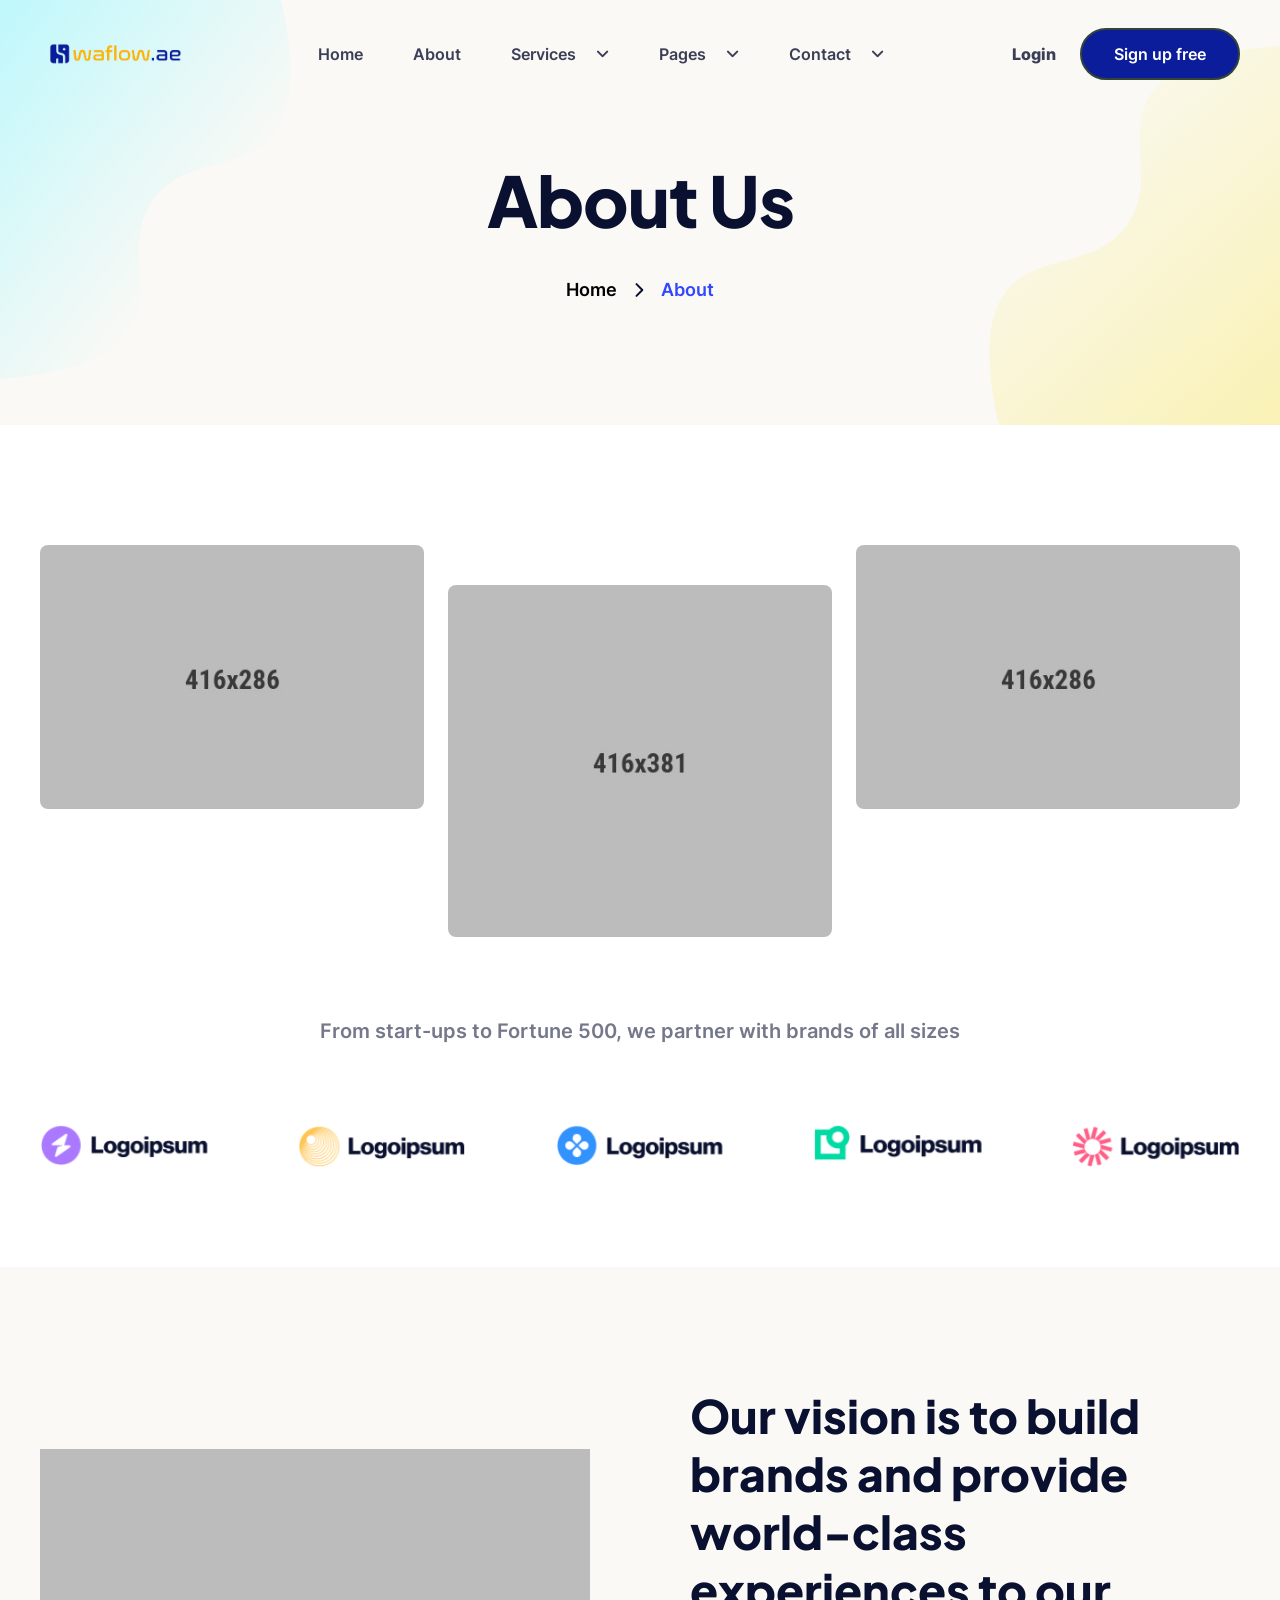
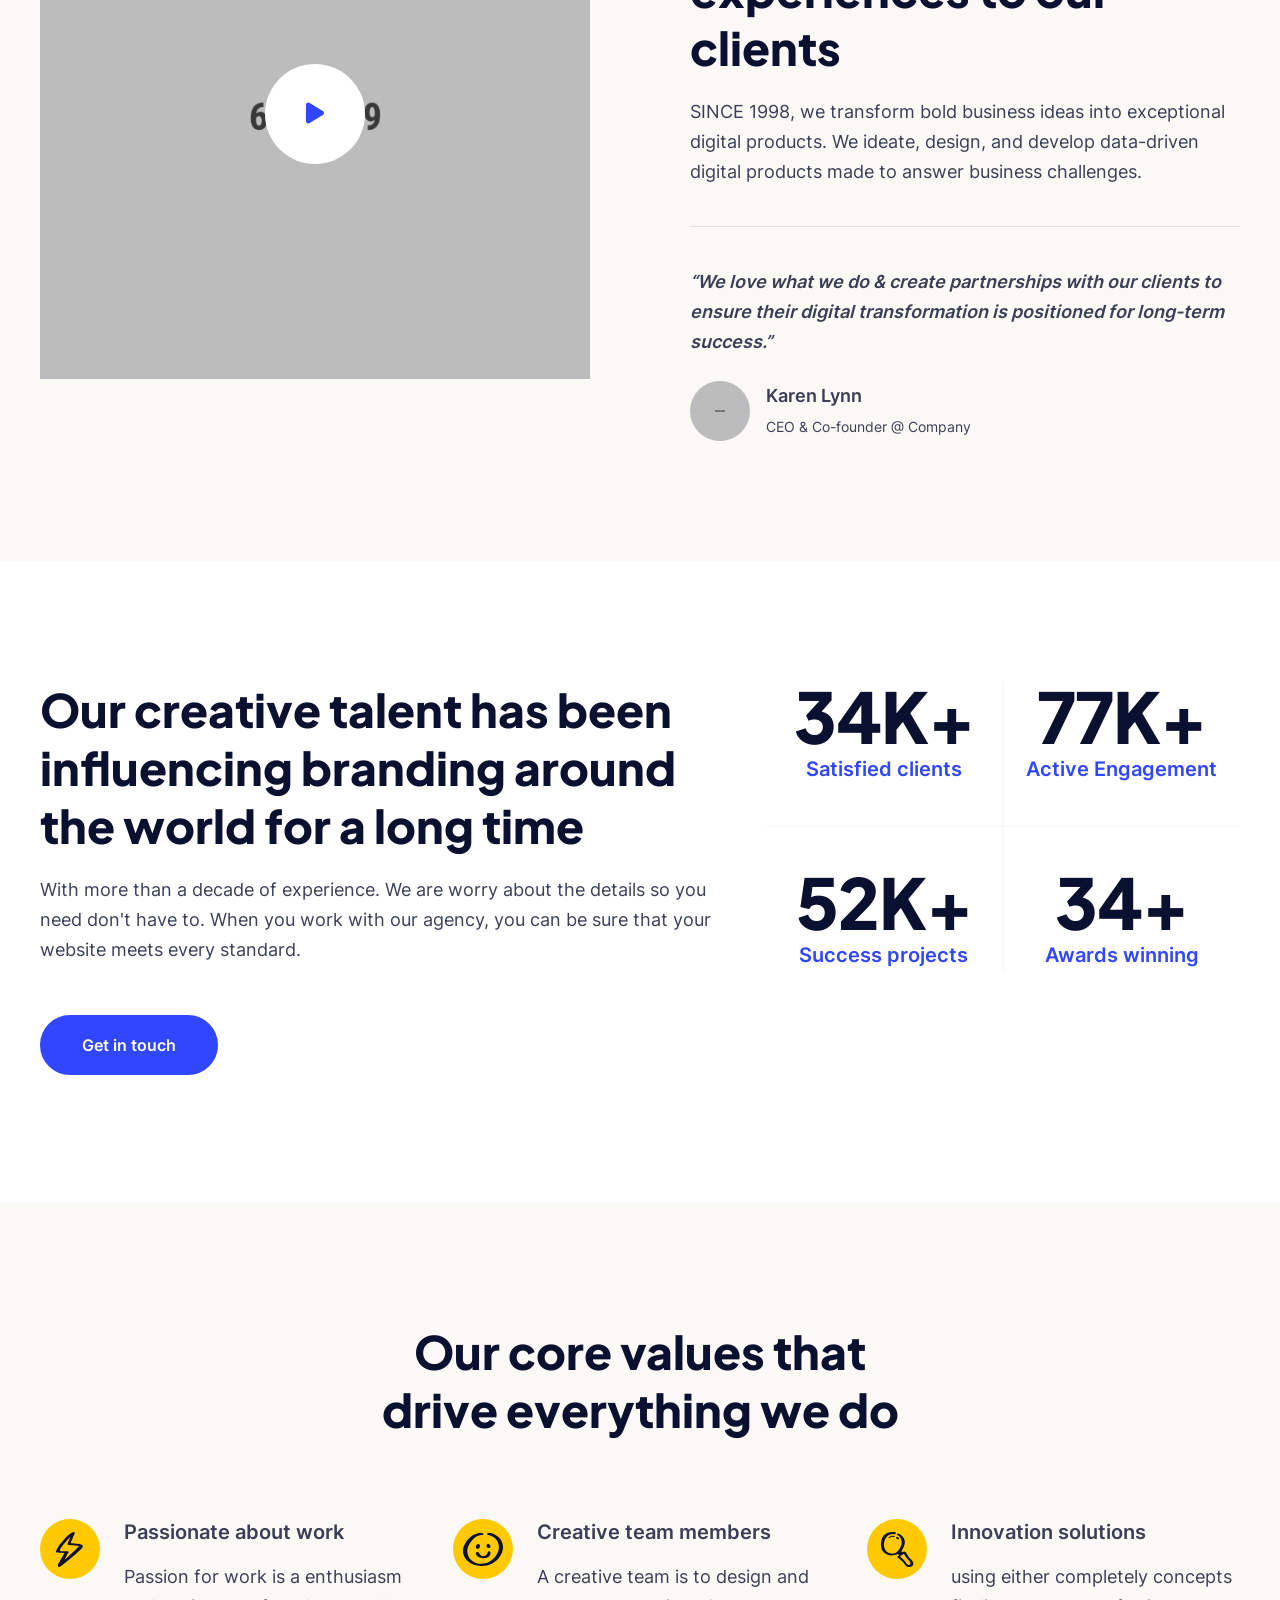
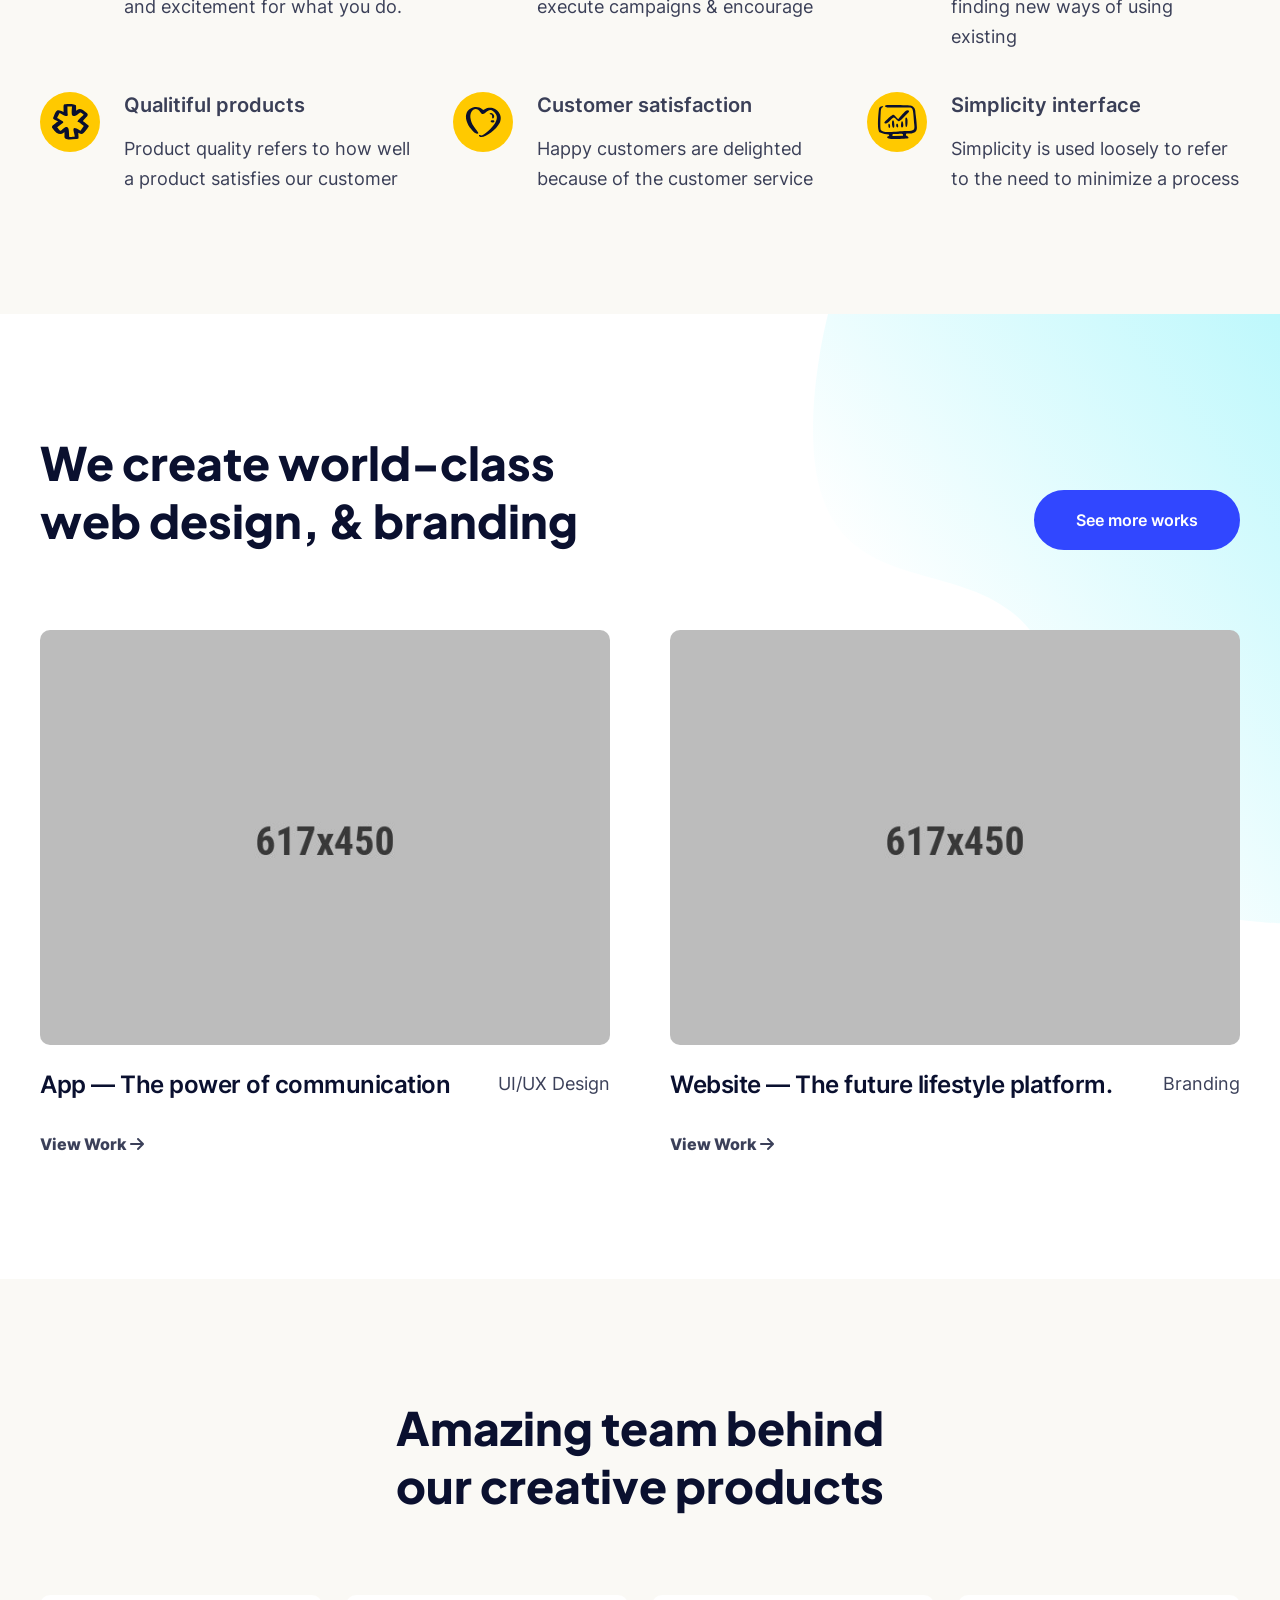
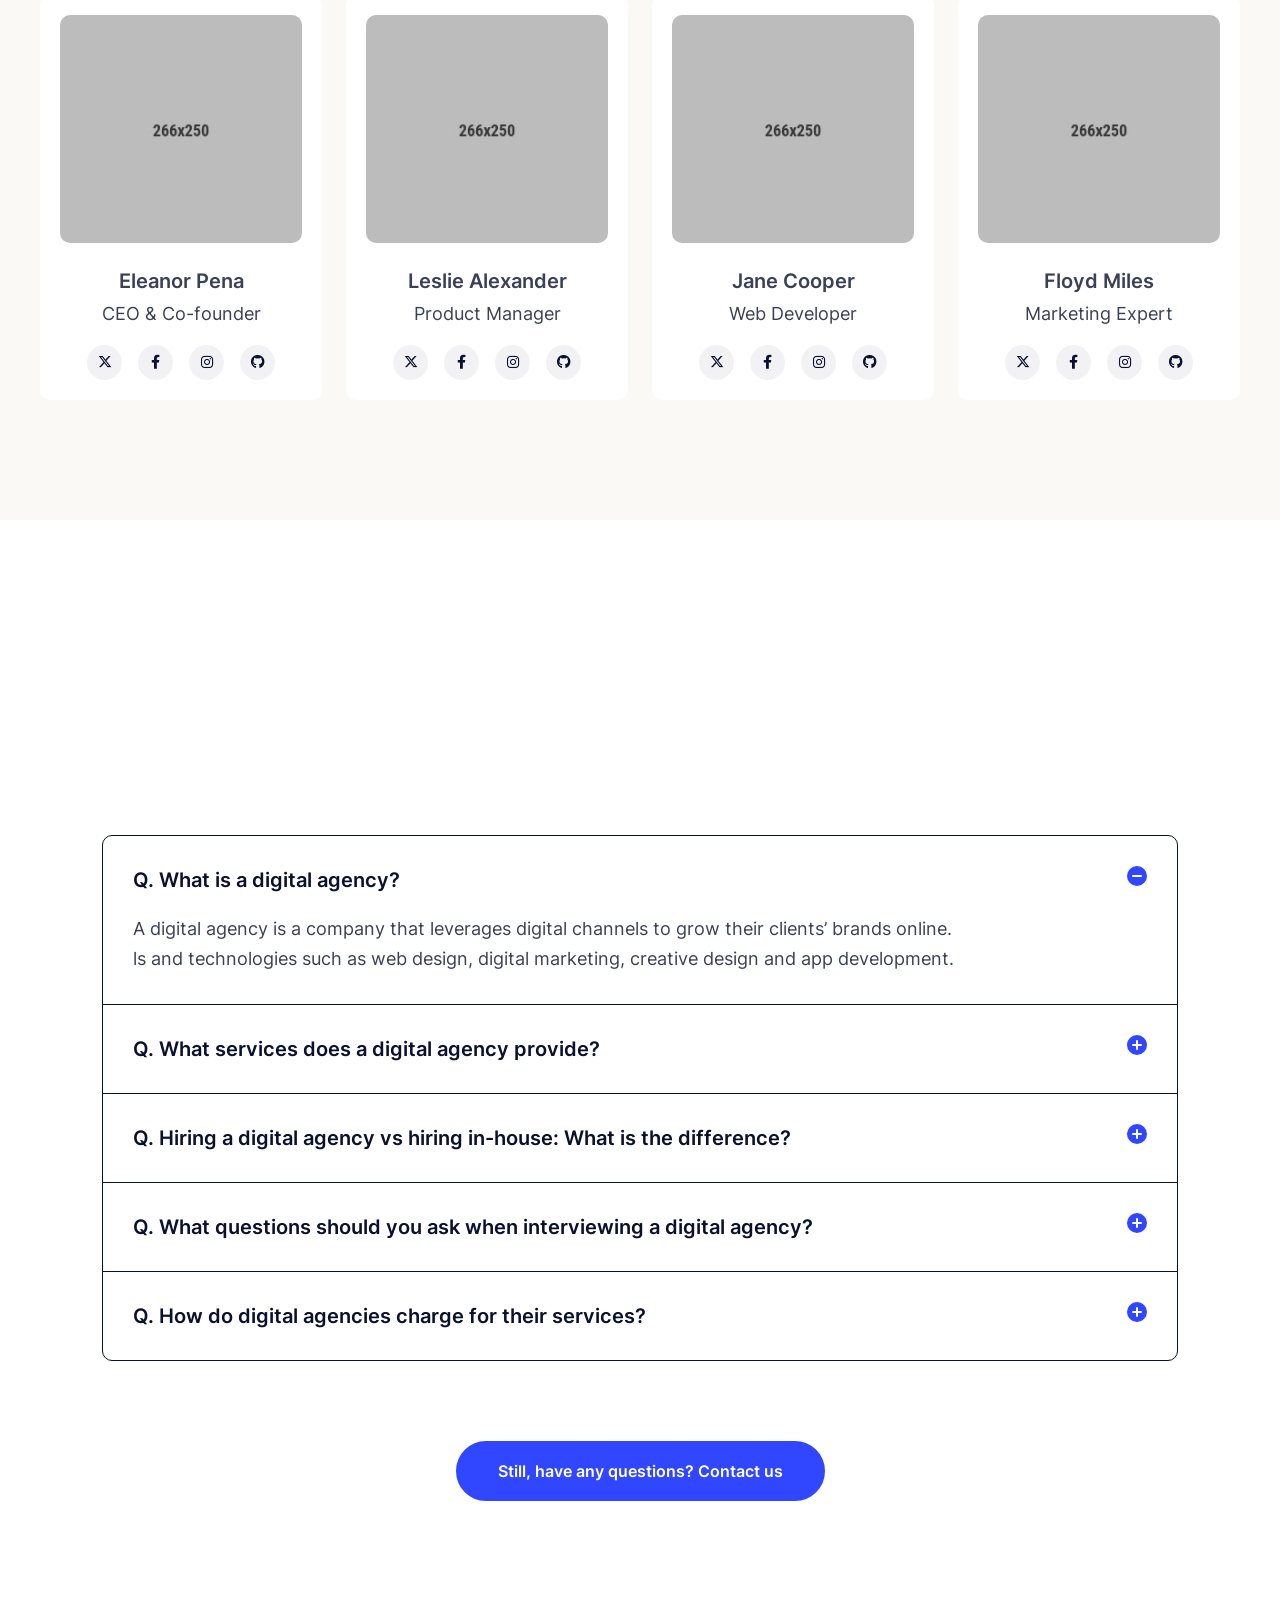
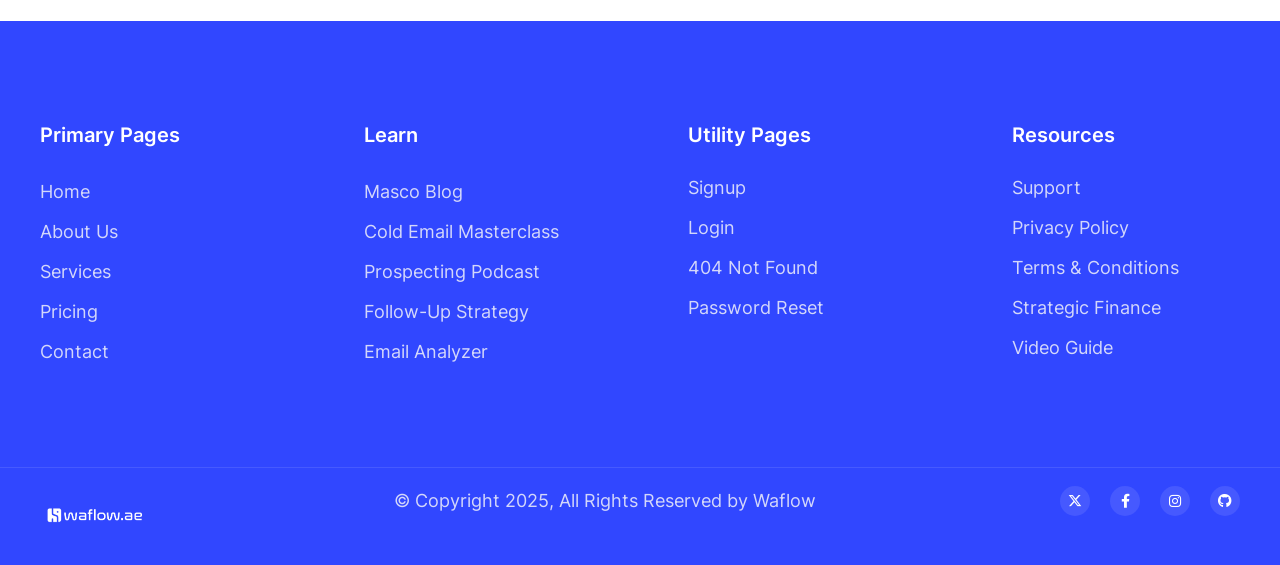
<file: about.html>
<!doctype html>
<html lang="en">

<head>
    <meta charset="UTF-8" />
    <meta name="viewport" content="width=device-width, initial-scale=1.0" />
    <title>Masco - Saas Software Startup Tailwind Template</title>
    <meta name="description" content="AIMass Tailwind based SASS Template" />

    <!-- Favicon  -->
    <link rel="icon" href="assets/img/favicon.png" />

    <!-- Icon Font -->
    <link rel="stylesheet" href="assets/fonts/iconfonts/font-awesome/stylesheet.css" />
    <!-- Site font -->
    <link rel="stylesheet" href="assets/fonts/webfonts/inter/stylesheet.css" />
    <link rel="stylesheet" href="assets/fonts/webfonts/plus-jakarta-sans/stylesheet.css" />

    <!-- Vendor CSS -->
    <link rel="stylesheet" href="assets/css/vendors/swiper-bundle.min.css" />
    <link rel="stylesheet" href="assets/css/vendors/jos.css" />
    <link rel="stylesheet" href="assets/css/vendors/menu.css" />

    <!-- Custom CSS -->
    <link rel="stylesheet" href="assets/css/custom.css" />

    <!-- Development css -->
    <link href="assets/css/style.css" rel="stylesheet" />

    <!-- Production css -->
    <!-- <link rel="stylesheet" href="assets/css/style.min.css"> -->
</head>

<body>
    <div class="page-wrapper relative z-[1] bg-white">
        <!--...::: Header Start :::... -->
         <header class="site-header site-header--absolute is--white py-3" id="sticky-menu">
            <div class="container-default">
                <div class="flex items-center justify-between gap-x-8">
                    <!-- Header Logo -->
                    <a href="index.html" class="">
                        <img src="assets/img/waflow.png" alt="Masco" width="150" height="24" />
                    </a>
                    <!-- Header Logo -->

                    <!-- Header Navigation -->
                    <div class="menu-block-wrapper">
                        <div class="menu-overlay"></div>
                        <nav class="menu-block" id="append-menu-header">
                            <div class="mobile-menu-head">
                                <div class="go-back">
                                    <i class="fa-solid fa-angle-left"></i>
                                </div>
                                <div class="current-menu-title"></div>
                                <div class="mobile-menu-close">&times;</div>
                            </div>
                            <ul class="site-menu-main">
                                <li class="nav-item nav-item-has-children">
                                    <a href="#" class="nav-link-item drop-trigger">Home 
                                    </a>
                                   
                                </li>
                                <li class="nav-item">
                                    <a href="about.html" class="nav-link-item">About</a>
                                </li>
                                <li class="nav-item nav-item-has-children">
                                    <a href="#" class="nav-link-item drop-trigger">Services
                                        <i class="fa-solid fa-angle-down"></i>
                                    </a>
                                    <ul class="sub-menu" id="submenu-2">
                                        <li class="sub-menu--item">
                                            <a href="services.html">Services</a>
                                        </li>
                                        <li class="sub-menu--item">
                                            <a href="service-details.html">Service Details</a>
                                        </li>
                                    </ul>
                                </li>
                                <li class="nav-item nav-item-has-children">
                                    <a href="#" class="nav-link-item drop-trigger">Pages <i class="fa-solid fa-angle-down"></i>
                                    </a>
                                    <ul class="sub-menu" id="submenu-3">
                                        <li class="sub-menu--item nav-item-has-children">
                                            <a href="#" data-menu-get="h3" class="drop-trigger">blogs <i class="fa-solid fa-angle-right"></i></a>
                                            <ul class="sub-menu shape-none" id="submenu-4">
                                                <li class="sub-menu--item">
                                                    <a href="blog.html">blogs</a>
                                                </li>
                                                <li class="sub-menu--item">
                                                    <a href="blog-details.html">blog details</a>
                                                </li>
                                            </ul>
                                        </li>
                                        
                                      
                                        
                                        <li class="sub-menu--item nav-item-has-children">
                                            <a href="#" data-menu-get="h3" class="drop-trigger">Pricing
                                                <i class="fa-solid fa-angle-right"></i>
                                            </a>
                                            <ul class="sub-menu shape-none" id="submenu-8">
                                                <li class="sub-menu--item">
                                                    <a href="pricing.html">Pricing-1</a>
                                                </li>
                                                <li class="sub-menu--item">
                                                    <a href="pricing-2.html">Pricing-2</a>
                                                </li>
                                            </ul>
                                        </li>
                                        
                                    </ul>
                                </li>
                                <li class="nav-item nav-item-has-children">
                                    <a href="#" class="nav-link-item drop-trigger">Contact
                                        <i class="fa-solid fa-angle-down"></i>
                                    </a>
                                    <ul class="sub-menu" id="submenu-11">
                                        <li class="sub-menu--item">
                                            <a href="contact.html">Contact-1</a>
                                        </li>
                                        
                                    </ul>
                                </li>
                            </ul>
                        </nav>
                    </div>
                    <!-- Header Navigation -->

                    <!-- Header User Event -->
                    <div class="flex items-center gap-6">
                        <a href="login.html" class="btn-text hidden hover:text-ColorPurple sm:inline-block">Login</a>
                        <a href="signup.html" class="btn is-lunar-green is-rounded btn-animation group hidden sm:inline-block"><span>Sign up free</span></a>
                        <!-- Responsive Offcanvas Menu Button -->
                        <div class="block lg:hidden">
                            <button id="openBtn" class="hamburger-menu mobile-menu-trigger">
                                <span></span>
                                <span></span>
                                <span></span>
                            </button>
                        </div>
                    </div>
                    <!-- Header User Event -->
                </div>
            </div>
        </header>
        <!--...::: Header End :::... -->

        <main class="main-wrapper relative overflow-hidden">
            <!--...::: Breadcrumb Section Start :::... -->
            <section class="section-breadcrumb">
                <!-- Breadcrumb Section Spacer -->
                <div class="breadcrumb-wrapper">
                    <!-- Section Container -->
                    <div class="container-default">
                        <div class="breadcrumb-block">
                            <h1 class="breadcrumb-title">About Us</h1>
                            <ul class="breadcrumb-nav">
                                <li><a href="index.html">Home</a></li>
                                <li>About</li>
                            </ul>
                        </div>
                    </div>
                    <!-- Section Container -->

                    <!-- Breadcrumb Shape - 1 -->
                    <div class="absolute left-0 top-0 -z-10">
                        <img src="assets/img/elements/breadcrumb-shape-1.svg" alt="hero-shape-1" width="291" height="380" />
                    </div>

                    <!-- Breadcrumb Shape - 2 -->
                    <div class="absolute bottom-0 right-0 -z-[1]">
                        <img src="assets/img/elements/breadcrumb-shape-2.svg" alt="hero-shape-2" width="291" height="380" />
                    </div>
                </div>
                <!-- Breadcrumb Section Spacer -->
            </section>
            <!--...::: Breadcrumb Section End :::... -->

            <!--...::: About Gallery Section Start :::... -->
            <div class="section-about-gallery">
                <!-- Section Spacer -->
                <div class="section-space">
                    <!-- Section Container -->
                    <div class="container-default">
                        <!-- About Gallery Area -->
                        <div class="grid gap-x-6 gap-y-10 sm:grid-cols-3">
                            <!-- Single Gallery Image -->
                            <div class="jos" data-jos_animation="fade-up" data-jos_delay="0">
                                <img src="assets/img/th-1/about-gallery-img-1.jpg" alt="about-gallery-img-1" width="416" height="286" class="rounded-lg" />
                            </div>
                            <!-- Single Gallery Image -->
                            <!-- Single Gallery Image -->
                            <div class="jos sm:translate-y-10" data-jos_animation="fade-down" data-jos_delay="0.3">
                                <img src="assets/img/th-1/about-gallery-img-2.jpg" alt="about-gallery-img-1" width="416" height="381" class="rounded-lg" />
                            </div>
                            <!-- Single Gallery Image -->
                            <!-- Single Gallery Image -->
                            <div class="jos" data-jos_animation="fade-up" data-jos_delay="0.6">
                                <img src="assets/img/th-1/about-gallery-img-3.jpg" alt="about-gallery-img-1" width="416" height="286" class="rounded-lg" />
                            </div>
                            <!-- Single Gallery Image -->
                        </div>
                        <!-- About Gallery Area -->
                    </div>
                    <!-- Section Container -->
                </div>
                <!-- Section Spacer -->
            </div>
            <!--...::: About Gallery Section End :::... -->

            <!--...::: Brand Section Start :::... -->
            <div class="section-brand">
                <div class="jos">
                    <!-- Section Space -->
                    <div class="pb-[60px] md:pb-20 lg:pb-[100px]">
                        <!-- Section Container -->
                        <div class="container-default">
                            <div class="mx-auto mb-10 max-w-[80%] text-center text-xl font-semibold leading-[1.4] opacity-70 md:mb-16 lg:mb-20 lg:max-w-2xl">
                                From start-ups to Fortune 500, we partner with brands of all
                                sizes
                            </div>
                            <!-- Brand Slider -->
                            <div class="swiper brand-slider">
                                <!-- Additional required wrapper -->
                                <div class="swiper-wrapper">
                                    <!-- Slides -->
                                    <div class="swiper-slide">
                                        <img src="assets/img/th-1/brand-1.png" alt="brand-1" width="186" height="46" class="h-auto w-fit" />
                                    </div>
                                    <div class="swiper-slide">
                                        <img src="assets/img/th-1/brand-2.png" alt="brand-2" width="186" height="46" class="h-auto w-fit" />
                                    </div>
                                    <div class="swiper-slide">
                                        <img src="assets/img/th-1/brand-3.png" alt="brand-3" width="186" height="46" class="h-auto w-fit" />
                                    </div>
                                    <div class="swiper-slide">
                                        <img src="assets/img/th-1/brand-4.png" alt="brand-4" width="186" height="46" class="h-auto w-fit" />
                                    </div>
                                    <div class="swiper-slide">
                                        <img src="assets/img/th-1/brand-5.png" alt="brand-5" width="186" height="46" class="h-auto w-fit" />
                                    </div>
                                    <div class="swiper-slide">
                                        <img src="assets/img/th-1/brand-1.png" alt="brand-1" width="186" height="46" class="h-auto w-fit" />
                                    </div>
                                    <div class="swiper-slide">
                                        <img src="assets/img/th-1/brand-2.png" alt="brand-2" width="186" height="46" class="h-auto w-fit" />
                                    </div>
                                    <div class="swiper-slide">
                                        <img src="assets/img/th-1/brand-3.png" alt="brand-3" width="186" height="46" class="h-auto w-fit" />
                                    </div>
                                    <div class="swiper-slide">
                                        <img src="assets/img/th-1/brand-4.png" alt="brand-4" width="186" height="46" class="h-auto w-fit" />
                                    </div>
                                    <div class="swiper-slide">
                                        <img src="assets/img/th-1/brand-5.png" alt="brand-5" width="186" height="46" class="h-auto w-fit" />
                                    </div>
                                </div>
                            </div>
                            <!-- Brand Slider -->
                        </div>
                        <!-- Section Container -->
                    </div>
                    <!-- Section Space -->
                </div>
            </div>
            <!--...::: Brand Section End :::... -->

            <!--...::: About Hero Section Start :::... -->
            <section class="section-about-hero">
                <div class="relative z-10 overflow-hidden bg-[#FAF9F5]">
                    <!-- Section Space -->
                    <div class="section-space">
                        <!-- Section Container -->
                        <div class="container-custom has-container-custom">
                            <!-- About Hero Area -->
                            <div class="grid items-center gap-10 lg:grid-cols-2 lg:gap-[60px] xl:gap-[100px] xxl:grid-cols-[1fr_minmax(0,_1.1fr)]">
                                <!-- About Hero Image Block -->
                                <div class="jos order-2 lg:order-1" data-jos_animation="fade-left" data-jos_delay="0">
                                    <div class="relative flex items-center justify-center mx-auto lg:mx-0 max-w-full sm:max-w-[80%] md:max-w-[70%] lg:max-w-full">
                                        <img src="assets/img/th-1/hero-img.jpg" alt="hero image" width="600" height="579" class="h-auto w-full" />
                                        <a data-fslightbox="gallery" href="https://www.youtube.com/watch?v=3nQNiWdeH2Q" class="group group absolute flex h-[100px] w-[100px] items-center justify-center rounded-[50%] bg-white text-ColorBlue" aria-label="video-play">
                                            <span class="text-2xl transition-all duration-300 ease-linear group-hover:scale-110"><i class="fa-solid fa-play"></i></span>
                                        </a>
                                    </div>
                                </div>
                                <!-- About Hero Image Block -->
                                <!-- About Hero Content Block -->
                                <div class="jos order-1 lg:order-2" data-jos_animation="fade-right" data-jos_delay="0.3">
                                    <!-- Section Wrapper -->
                                    <div>
                                        <!-- Section Block -->
                                        <div class="mb-5">
                                            <h2>
                                                Our vision is to build brands and provide world-class
                                                experiences to our clients
                                            </h2>
                                        </div>
                                        <!-- Section Block -->
                                        <p>
                                            SINCE 1998, we transform bold business ideas into
                                            exceptional digital products. We ideate, design, and
                                            develop data-driven digital products made to answer
                                            business challenges.
                                        </p>
                                        <!-- Horizontal Line Separator -->
                                        <div class="my-7 h-px w-full bg-ColorBlack opacity-10 xl:my-10 xxl:my-14"></div>
                                        <!-- BlockQuote Block-->
                                        <div>
                                            <blockquote class="mb-6 font-semibold italic text-ColorBlack/80">
                                                “We love what we do & create partnerships with our
                                                clients to ensure their digital transformation is
                                                positioned for long-term success.”
                                            </blockquote>
                                            <div class="flex flex-col items-center gap-4 lg:flex-row">
                                                <img src="assets/img/th-1/about-hero-user-blockquote-img.jpg" alt="about-hero-user-blockquote-img" width="60" height="60" class="mx-auto h-[60px] w-[60px] rounded-[50%] lg:mx-0" />
                                                <div>
                                                    <span class="block font-semibold">Karen Lynn</span>
                                                    <span class="text-sm text-opacity-80">CEO & Co-founder @ Company</span>
                                                </div>
                                            </div>
                                        </div>
                                    </div>
                                    <!-- Section Wrapper -->
                                </div>
                                <!-- About Hero Content Block -->
                            </div>
                            <!-- About Hero Area -->
                        </div>
                        <!-- Section Container -->
                    </div>
                    <!-- Section Space -->
                </div>
            </section>
            <!--...::: About Hero Section End :::... -->

            <!--...::: Fact Section Start :::... -->
            <section class="section-fact">
                <!-- Section Space -->
                <div class="section-space">
                    <!-- Section Container -->
                    <div class="container-custom has-container-custom">
                        <!-- Fact Area Block -->
                        <div class="grid gap-10 gap-x-12 lg:grid-cols-2 xl:grid-cols-[1fr_minmax(0,_0.7fr)] xxl:gap-x-[185px]">
                            <!-- Content Block Left -->
                            <div class="jos" data-jos_animation="fade-right" data-jos_delay="0">
                                <!-- Section Wrapper -->
                                <div>
                                    <!-- Section Block -->
                                    <div class="mb-5">
                                        <h2>
                                            Our creative talent has been influencing branding around
                                            the world for a long time
                                        </h2>
                                    </div>
                                    <!-- Section Block -->
                                    <p>
                                        With more than a decade of experience. We are worry about
                                        the details so you need don't have to. When you work with
                                        our agency, you can be sure that your website meets every
                                        standard.
                                    </p>
                                </div>
                                <!-- Section Wrapper -->
                                <a href="contact.html" class="btn is-blue is-rounded btn-animation is-large group mt-8 inline-block lg:mt-[50px]"><span>Get in touch</span></a>
                            </div>
                            <!-- Content Block Left -->
                            <!-- Content Block Right -->
                            <div>
                                <!-- Counter List -->
                                <div class="grid items-center justify-center gap-6 sm:grid-cols-2 sm:gap-0.5 sm:bg-ColorOffWhite">
                                    <!-- Counter Item -->
                                    <div class="text-center sm:bg-white sm:pb-10">
                                        <div class="mb-1 font-PlusJakartaSans text-4xl font-extrabold leading-[1.2] -tracking-[1px] text-ColorBlack sm:text-5xl lg:text-[64px] xl:text-[70px]" data-module="countup">
                                            <span class="start-number" data-countup-number="36">36</span>K+
                                        </div>
                                        <span class="text-xl font-semibold text-ColorBlue">Satisfied clients</span>
                                    </div>
                                    <!-- Counter Item -->
                                    <!-- Counter Item -->
                                    <div class="text-center sm:bg-white sm:pb-10">
                                        <div class="mb-1 font-PlusJakartaSans text-4xl font-extrabold leading-[1.2] -tracking-[1px] text-ColorBlack sm:text-5xl lg:text-[64px] xl:text-[70px]" data-module="countup">
                                            <span class="start-number" data-countup-number="80">80</span>K+
                                        </div>
                                        <span class="text-xl font-semibold text-ColorBlue">Active Engagement</span>
                                    </div>
                                    <!-- Counter Item -->
                                    <!-- Counter Item -->
                                    <div class="text-center sm:bg-white sm:pt-10">
                                        <div class="mb-1 font-PlusJakartaSans text-4xl font-extrabold leading-[1.2] -tracking-[1px] text-ColorBlack sm:text-5xl lg:text-[64px] xl:text-[70px]" data-module="countup">
                                            <span class="start-number" data-countup-number="54">54</span>K+
                                        </div>
                                        <span class="text-xl font-semibold text-ColorBlue">Success projects</span>
                                    </div>
                                    <!-- Counter Item -->
                                    <!-- Counter Item -->
                                    <div class="text-center sm:bg-white sm:pt-10">
                                        <div class="mb-1 font-PlusJakartaSans text-4xl font-extrabold leading-[1.2] -tracking-[1px] text-ColorBlack sm:text-5xl lg:text-[64px] xl:text-[70px]" data-module="countup">
                                            <span class="start-number" data-countup-number="36">72</span>+
                                        </div>
                                        <span class="text-xl font-semibold text-ColorBlue">Awards winning</span>
                                    </div>
                                    <!-- Counter Item -->
                                </div>
                                <!-- Counter List -->
                            </div>
                            <!-- Content Block Right -->
                        </div>
                        <!-- Fact Area Block -->
                    </div>
                    <!-- Section Container -->
                </div>
                <!-- Section Space -->
            </section>
            <!--...::: Fact Section End :::... -->

            <!--...::: Feature Section Start :::... -->
            <section class="section-features">
                <div class="bg-ColorOffWhite">
                    <!-- Section Space -->
                    <div class="section-space">
                        <!-- Section Container -->
                        <div class="container-default">
                            <!-- Section Content Wrapper -->
                            <div class="jos mb-[60px] xl:mb-20">
                                <!-- Section Content Block -->
                                <div class="mx-auto max-w-[526px]">
                                    <h2 class="text-center">
                                        Our core values that drive everything we do
                                    </h2>
                                </div>
                                <!-- Section Content Block -->
                            </div>
                            <!-- Section Content Wrapper -->

                            <!-- Feature List -->
                            <div class="grid gap-10 sm:grid-cols-2 xl:grid-cols-3 xl:gap-10 xxl:gap-x-20 xxl:gap-y-[60px]">
                                <!-- Feature Item -->
                                <div class="jos" data-jos_animation="fade-left" data-jos_delay="0">
                                    <div class="flex flex-col gap-6 text-center lg:flex-row lg:text-left">
                                        <img src="assets/img/icons/icon-yellow-feature-1.svg" alt="icon-yellow-feature-1" width="60" height="60" class="mx-auto h-[60px] w-[60px] lg:mx-0" />
                                        <div>
                                            <div class="mb-4 text-xl font-semibold leading-[1.33] -tracking-[0.5] xxl:text-2xl">
                                                Passionate about work
                                            </div>
                                            <p>
                                                Passion for work is a enthusiasm and excitement for
                                                what you do.
                                            </p>
                                        </div>
                                    </div>
                                </div>
                                <!-- Feature Item -->
                                <!-- Feature Item -->
                                <div class="jos" data-jos_animation="fade-left" data-jos_delay="0.3">
                                    <div class="flex flex-col gap-6 text-center lg:flex-row lg:text-left">
                                        <img src="assets/img/icons/icon-yellow-feature-2.svg" alt="icon-yellow-feature-1" width="60" height="60" class="mx-auto h-[60px] w-[60px] lg:mx-0" />
                                        <div>
                                            <div class="mb-4 text-xl font-semibold leading-[1.33] -tracking-[0.5] xxl:text-2xl">
                                                Creative team members
                                            </div>
                                            <p>
                                                A creative team is to design and execute campaigns &
                                                encourage
                                            </p>
                                        </div>
                                    </div>
                                </div>
                                <!-- Feature Item -->
                                <!-- Feature Item -->
                                <div class="jos" data-jos_animation="fade-left" data-jos_delay="0.6">
                                    <div class="flex flex-col gap-6 text-center lg:flex-row lg:text-left">
                                        <img src="assets/img/icons/icon-yellow-feature-3.svg" alt="icon-yellow-feature-3" width="60" height="60" class="mx-auto h-[60px] w-[60px] lg:mx-0" />
                                        <div>
                                            <div class="mb-4 text-xl font-semibold leading-[1.33] -tracking-[0.5] xxl:text-2xl">
                                                Innovation solutions
                                            </div>
                                            <p>
                                                using either completely concepts finding new ways of
                                                using existing
                                            </p>
                                        </div>
                                    </div>
                                </div>
                                <!-- Feature Item -->
                                <!-- Feature Item -->
                                <div class="jos" data-jos_animation="fade-right" data-jos_delay="0.9">
                                    <div class="flex flex-col gap-6 text-center lg:flex-row lg:text-left">
                                        <img src="assets/img/icons/icon-yellow-feature-4.svg" alt="icon-yellow-feature-4" width="60" height="60" class="mx-auto h-[60px] w-[60px] lg:mx-0" />
                                        <div>
                                            <div class="mb-4 text-xl font-semibold leading-[1.33] -tracking-[0.5] xxl:text-2xl">
                                                Qualitiful products
                                            </div>
                                            <p>
                                                Product quality refers to how well a product satisfies
                                                our customer
                                            </p>
                                        </div>
                                    </div>
                                </div>
                                <!-- Feature Item -->
                                <!-- Feature Item -->
                                <div class="jos" data-jos_animation="fade-right" data-jos_delay="1.2">
                                    <div class="flex flex-col gap-6 text-center lg:flex-row lg:text-left">
                                        <img src="assets/img/icons/icon-yellow-feature-5.svg" alt="icon-yellow-feature-5" width="60" height="60" class="mx-auto h-[60px] w-[60px] lg:mx-0" />
                                        <div>
                                            <div class="mb-4 text-xl font-semibold leading-[1.33] -tracking-[0.5] xxl:text-2xl">
                                                Customer satisfaction
                                            </div>
                                            <p>
                                                Happy customers are delighted because of the customer
                                                service
                                            </p>
                                        </div>
                                    </div>
                                </div>
                                <!-- Feature Item -->
                                <!-- Feature Item -->
                                <div class="jos" data-jos_animation="fade-right" data-jos_delay="1.5">
                                    <div class="flex flex-col gap-6 text-center lg:flex-row lg:text-left">
                                        <img src="assets/img/icons/icon-yellow-feature-6.svg" alt="icon-yellow-feature-6" width="60" height="60" class="mx-auto h-[60px] w-[60px] lg:mx-0" />
                                        <div>
                                            <div class="mb-4 text-xl font-semibold leading-[1.33] -tracking-[0.5] xxl:text-2xl">
                                                Simplicity interface
                                            </div>
                                            <p>
                                                Simplicity is used loosely to refer to the need to
                                                minimize a process
                                            </p>
                                        </div>
                                    </div>
                                </div>
                                <!-- Feature Item -->
                            </div>
                            <!-- Feature List -->
                        </div>
                        <!-- Section Container -->
                    </div>
                    <!-- Section Space -->
                </div>
            </section>
            <!--...::: Feature Section End :::... -->

            <!--...::: Portfolio Section Start :::... -->
            <section class="section-portfolio">
                <div class="relative z-10 overflow-hidden">
                    <!-- Section Space -->
                    <div class="section-space">
                        <!-- Section Container -->
                        <div class="container-default">
                            <!-- Section Wrapper -->
                            <div class="jos mb-[60px] flex flex-wrap items-end justify-between gap-8 xl:mb-20">
                                <!-- Section Block -->
                                <div class="max-w-[550px]">
                                    <h2>We create world-class web design, & branding</h2>
                                </div>
                                <!-- Section Block -->
                                <a href="portfolio.html" class="btn is-blue is-rounded btn-animation is-large group"><span>See more works</span></a>
                            </div>
                            <!-- Section Wrapper -->

                            <!-- Portfolio List -->
                            <div class="grid gap-8 md:grid-cols-2 lg:gap-10 xl:gap-[60px]">
                                <!-- Portfolio Item -->
                                <div class="jos" data-jos_delay="0">
                                    <div class="group">
                                        <div class="overflow-hidden rounded-[10px]">
                                            <img src="assets/img/th-1/portfolio-img-1.jpg" alt="portfolio-img-1" width="617" height="450" class="h-full w-full object-cover transition-all duration-300 ease-in-out group-hover:scale-105" />
                                        </div>
                                        <div class="mt-6">
                                            <div class="mb-5 flex flex-wrap justify-between gap-5 lg:flex-nowrap xl:mb-7">
                                                <a href="portfolio-details.html" class="text-xl font-semibold leading-[1.33] -tracking-[0.5px] text-ColorBlack group-hover:text-ColorBlue xl:text-2xl">App — The power of communication</a>
                                                <a href="#" class="hover:text-ColorBlue">UI/UX Design</a>
                                            </div>
                                            <a href="portfolio-details.html" class="text-base font-bold capitalize leading-[1.5] group-hover:text-ColorBlue">View work
                                                <span class="inline-block transition-all duration-150 group-hover:translate-x-2"><i class="fa-solid fa-arrow-right"></i></span></a>
                                        </div>
                                    </div>
                                </div>
                                <!-- Portfolio Item -->
                                <!-- Portfolio Item -->
                                <div class="jos" data-jos_delay="0.3">
                                    <div class="group">
                                        <div class="overflow-hidden rounded-[10px]">
                                            <img src="assets/img/th-1/portfolio-img-2.jpg" alt="portfolio-img-2" width="617" height="450" class="h-full w-full object-cover transition-all duration-300 ease-in-out group-hover:scale-105" />
                                        </div>
                                        <div class="mt-6">
                                            <div class="mb-5 flex flex-wrap justify-between gap-5 lg:flex-nowrap xl:mb-7">
                                                <a href="portfolio-details.html" class="text-xl font-semibold leading-[1.33] -tracking-[0.5px] text-ColorBlack group-hover:text-ColorBlue xl:text-2xl">Website — The future lifestyle platform.</a>
                                                <a href="#" class="hover:text-ColorBlue">Branding</a>
                                            </div>
                                            <a href="portfolio-details.html" class="text-base font-bold capitalize leading-[1.5] group-hover:text-ColorBlue">View work
                                                <span class="inline-block transition-all duration-150 group-hover:translate-x-2"><i class="fa-solid fa-arrow-right"></i></span></a>
                                        </div>
                                    </div>
                                </div>
                                <!-- Portfolio Item -->
                            </div>
                            <!-- Portfolio List -->
                        </div>
                        <!-- Section Container -->
                    </div>
                    <!-- Section Space -->

                    <!-- Portfolio Shape - 2 -->
                    <div class="absolute right-0 top-0 -z-10">
                        <img src="assets/img/elements/portfolio-1-shape-1.svg" alt="portfolio-1-shape-1" width="467" height="609" />
                    </div>
                </div>
            </section>
            <!--...::: Portfolio Section End :::... -->

            <!--...::: Team Section Start :::... -->
            <section class="section-team">
                <div class="bg-ColorOffWhite">
                    <!-- Section Space -->
                    <div class="section-space">
                        <!-- Section Container -->
                        <div class="container-default">
                            <!-- Section Content Wrapper -->
                            <div class="jos mb-[60px] xl:mb-20">
                                <!-- Section Content Block -->
                                <div class="mx-auto max-w-[526px]">
                                    <h2 class="text-center">
                                        Amazing team behind our creative products
                                    </h2>
                                </div>
                                <!-- Section Content Block -->
                            </div>
                            <!-- Section Content Wrapper -->

                            <!-- Team List -->
                            <div class="grid gap-x-6 gap-y-8 sm:grid-cols-2 lg:grid-cols-4">
                                <!-- Team Item -->
                                <div class="jos flex flex-col items-center justify-center rounded-[10px] bg-white p-5 text-center" data-jos_animation="flip-left">
                                    <img src="assets/img/th-1/team-img-1.jpg" alt="team-img-1" width="266" height="250" class="h-auto w-full rounded-[10px] lg:w-auto" />
                                    <div class="mb-4 mt-6">
                                        <div class="mb-1 text-xl font-semibold">Eleanor Pena</div>
                                        <span class="block text-opacity-80">CEO & Co-founder</span>
                                    </div>

                                    <div class="flex flex-wrap gap-[10px] xl:gap-4">
                                        <a href="https://twitter.com" target="_blank" rel="noopener noreferrer" class="flex h-[35px] w-[35px] items-center justify-center rounded-[50%] bg-ColorBlack bg-opacity-5 text-sm text-ColorBlack transition-all duration-300 hover:bg-ColorBlack hover:bg-opacity-100 hover:text-white" aria-label="twitter">
                                            <i class="fa-brands fa-x-twitter"></i>
                                        </a>
                                        <a href="https://www.facebook.com/" target="_blank" rel="noopener noreferrer" class="flex h-[35px] w-[35px] items-center justify-center rounded-[50%] bg-ColorBlack bg-opacity-5 text-sm text-ColorBlack transition-all duration-300 hover:bg-ColorBlack hover:bg-opacity-100 hover:text-white" aria-label="facebook">
                                            <i class="fa-brands fa-facebook-f"></i>
                                        </a>
                                        <a href="https://www.instagram.com/" target="_blank" rel="noopener noreferrer" class="flex h-[35px] w-[35px] items-center justify-center rounded-[50%] bg-ColorBlack bg-opacity-5 text-sm text-ColorBlack transition-all duration-300 hover:bg-ColorBlack hover:bg-opacity-100 hover:text-white" aria-label="instagram">
                                            <i class="fa-brands fa-instagram"></i>
                                        </a>
                                        <a href="https://www.github.com/" target="_blank" rel="noopener noreferrer" class="flex h-[35px] w-[35px] items-center justify-center rounded-[50%] bg-ColorBlack bg-opacity-5 text-sm text-ColorBlack transition-all duration-300 hover:bg-ColorBlack hover:bg-opacity-100 hover:text-white" aria-label="github">
                                            <i class="fa-brands fa-github"></i>
                                        </a>
                                    </div>
                                </div>
                                <!-- Team Item -->
                                <!-- Team Item -->
                                <div class="jos flex flex-col items-center justify-center rounded-[10px] bg-white p-5 text-center" data-jos_animation="flip-left">
                                    <img src="assets/img/th-1/team-img-2.jpg" alt="team-img-2" width="266" height="250" class="h-auto w-full rounded-[10px] lg:w-auto" />
                                    <div class="mb-4 mt-6">
                                        <div class="mb-1 text-xl font-semibold">
                                            Leslie Alexander
                                        </div>
                                        <span class="block text-opacity-80">Product Manager</span>
                                    </div>

                                    <div class="flex flex-wrap gap-[10px] xl:gap-4">
                                        <a href="https://twitter.com" target="_blank" rel="noopener noreferrer" class="flex h-[35px] w-[35px] items-center justify-center rounded-[50%] bg-ColorBlack bg-opacity-5 text-sm text-ColorBlack transition-all duration-300 hover:bg-ColorBlack hover:bg-opacity-100 hover:text-white" aria-label="twitter">
                                            <i class="fa-brands fa-x-twitter"></i>
                                        </a>
                                        <a href="https://www.facebook.com/" target="_blank" rel="noopener noreferrer" class="flex h-[35px] w-[35px] items-center justify-center rounded-[50%] bg-ColorBlack bg-opacity-5 text-sm text-ColorBlack transition-all duration-300 hover:bg-ColorBlack hover:bg-opacity-100 hover:text-white" aria-label="facebook">
                                            <i class="fa-brands fa-facebook-f"></i>
                                        </a>
                                        <a href="https://www.instagram.com/" target="_blank" rel="noopener noreferrer" class="flex h-[35px] w-[35px] items-center justify-center rounded-[50%] bg-ColorBlack bg-opacity-5 text-sm text-ColorBlack transition-all duration-300 hover:bg-ColorBlack hover:bg-opacity-100 hover:text-white" aria-label="instagram">
                                            <i class="fa-brands fa-instagram"></i>
                                        </a>
                                        <a href="https://www.github.com/" target="_blank" rel="noopener noreferrer" class="flex h-[35px] w-[35px] items-center justify-center rounded-[50%] bg-ColorBlack bg-opacity-5 text-sm text-ColorBlack transition-all duration-300 hover:bg-ColorBlack hover:bg-opacity-100 hover:text-white" aria-label="github">
                                            <i class="fa-brands fa-github"></i>
                                        </a>
                                    </div>
                                </div>
                                <!-- Team Item -->
                                <!-- Team Item -->
                                <div class="jos flex flex-col items-center justify-center rounded-[10px] bg-white p-5 text-center" data-jos_animation="flip-left">
                                    <img src="assets/img/th-1/team-img-3.jpg" alt="team-img-3" width="266" height="250" class="h-auto w-full rounded-[10px] lg:w-auto" />
                                    <div class="mb-4 mt-6">
                                        <div class="mb-1 text-xl font-semibold">Jane Cooper</div>
                                        <span class="block text-opacity-80">Web Developer</span>
                                    </div>

                                    <div class="flex flex-wrap gap-[10px] xl:gap-4">
                                        <a href="https://twitter.com" target="_blank" rel="noopener noreferrer" class="flex h-[35px] w-[35px] items-center justify-center rounded-[50%] bg-ColorBlack bg-opacity-5 text-sm text-ColorBlack transition-all duration-300 hover:bg-ColorBlack hover:bg-opacity-100 hover:text-white" aria-label="twitter">
                                            <i class="fa-brands fa-x-twitter"></i>
                                        </a>
                                        <a href="https://www.facebook.com/" target="_blank" rel="noopener noreferrer" class="flex h-[35px] w-[35px] items-center justify-center rounded-[50%] bg-ColorBlack bg-opacity-5 text-sm text-ColorBlack transition-all duration-300 hover:bg-ColorBlack hover:bg-opacity-100 hover:text-white" aria-label="facebook">
                                            <i class="fa-brands fa-facebook-f"></i>
                                        </a>
                                        <a href="https://www.instagram.com/" target="_blank" rel="noopener noreferrer" class="flex h-[35px] w-[35px] items-center justify-center rounded-[50%] bg-ColorBlack bg-opacity-5 text-sm text-ColorBlack transition-all duration-300 hover:bg-ColorBlack hover:bg-opacity-100 hover:text-white" aria-label="instagram">
                                            <i class="fa-brands fa-instagram"></i>
                                        </a>
                                        <a href="https://www.github.com/" target="_blank" rel="noopener noreferrer" class="flex h-[35px] w-[35px] items-center justify-center rounded-[50%] bg-ColorBlack bg-opacity-5 text-sm text-ColorBlack transition-all duration-300 hover:bg-ColorBlack hover:bg-opacity-100 hover:text-white" aria-label="github">
                                            <i class="fa-brands fa-github"></i>
                                        </a>
                                    </div>
                                </div>
                                <!-- Team Item -->
                                <!-- Team Item -->
                                <div class="jos flex flex-col items-center justify-center rounded-[10px] bg-white p-5 text-center" data-jos_animation="flip-left">
                                    <img src="assets/img/th-1/team-img-4.jpg" alt="team-img-4" width="266" height="250" class="h-auto w-full rounded-[10px] lg:w-auto" />
                                    <div class="mb-4 mt-6">
                                        <div class="mb-1 text-xl font-semibold">Floyd Miles</div>
                                        <span class="block text-opacity-80">Marketing Expert</span>
                                    </div>

                                    <div class="flex flex-wrap gap-[10px] xl:gap-4">
                                        <a href="https://twitter.com" target="_blank" rel="noopener noreferrer" class="flex h-[35px] w-[35px] items-center justify-center rounded-[50%] bg-ColorBlack bg-opacity-5 text-sm text-ColorBlack transition-all duration-300 hover:bg-ColorBlack hover:bg-opacity-100 hover:text-white" aria-label="twitter">
                                            <i class="fa-brands fa-x-twitter"></i>
                                        </a>
                                        <a href="https://www.facebook.com/" target="_blank" rel="noopener noreferrer" class="flex h-[35px] w-[35px] items-center justify-center rounded-[50%] bg-ColorBlack bg-opacity-5 text-sm text-ColorBlack transition-all duration-300 hover:bg-ColorBlack hover:bg-opacity-100 hover:text-white" aria-label="facebook">
                                            <i class="fa-brands fa-facebook-f"></i>
                                        </a>
                                        <a href="https://www.instagram.com/" target="_blank" rel="noopener noreferrer" class="flex h-[35px] w-[35px] items-center justify-center rounded-[50%] bg-ColorBlack bg-opacity-5 text-sm text-ColorBlack transition-all duration-300 hover:bg-ColorBlack hover:bg-opacity-100 hover:text-white" aria-label="instagram">
                                            <i class="fa-brands fa-instagram"></i>
                                        </a>
                                        <a href="https://www.github.com/" target="_blank" rel="noopener noreferrer" class="flex h-[35px] w-[35px] items-center justify-center rounded-[50%] bg-ColorBlack bg-opacity-5 text-sm text-ColorBlack transition-all duration-300 hover:bg-ColorBlack hover:bg-opacity-100 hover:text-white" aria-label="github">
                                            <i class="fa-brands fa-github"></i>
                                        </a>
                                    </div>
                                </div>
                                <!-- Team Item -->
                            </div>
                            <!-- Team List -->
                        </div>
                        <!-- Section Container -->
                    </div>
                    <!-- Section Space -->
                </div>
            </section>
            <!--...::: Team Section End :::... -->

            <!--...::: FAQ Section Start :::... -->
            <section class="section-faq">
                <!-- Section Space -->
                <div class="section-space">
                    <!-- Section Container -->
                    <div class="container-default">
                        <!-- Section Content Wrapper -->
                        <div class="jos mb-[60px] xl:mb-20">
                            <!-- Section Content Block -->
                            <div class="mx-auto max-w-[625px]">
                                <h2 class="text-center">
                                    Frequently asked questions about our digital agency
                                </h2>
                            </div>
                            <!-- Section Content Block -->
                        </div>
                        <!-- Section Content Wrapper -->
                        <!-- FAQ Area -->
                        <div class="jos">
                            <!-- Accordion List -->
                            <ul class="mx-auto max-w-[1076px] rounded-[10px] border border-ColorBlack">
                                <!-- Accordion Item -->
                                <li class="accordion-item active overflow-hidden border-b border-ColorBlack p-[30px] last:border-b-0">
                                    <!-- Accordion Header -->
                                    <div class="accordion-header flex justify-between gap-6 text-xl font-semibold text-ColorBlack">
                                        <button class="flex-1 text-left">
                                            Q. What is a digital agency?
                                        </button>
                                        <div class="accordion-icon-1 relative flex h-5 w-5 items-center justify-center rounded-[50%] bg-ColorBlue">
                                            <span class="inline-block h-0.5 w-[10px] rounded-sm bg-white"></span>
                                            <span class="absolute inline-block h-[10px] w-0.5 rotate-0 rounded-sm bg-white"></span>
                                        </div>
                                    </div>
                                    <!-- Accordion Header -->
                                    <!-- Accordion Body -->
                                    <div class="accordion-body max-w-[826px] opacity-80">
                                        <p class="pt-5">
                                            A digital agency is a company that leverages digital
                                            channels to grow their clients’ brands online. ls and
                                            technologies such as web design, digital marketing,
                                            creative design and app development.
                                        </p>
                                    </div>
                                    <!-- Accordion Body -->
                                </li>
                                <!-- Accordion Item -->
                                <!-- Accordion Item -->
                                <li class="accordion-item overflow-hidden border-b border-ColorBlack p-[30px] last:border-b-0">
                                    <!-- Accordion Header -->
                                    <div class="accordion-header flex justify-between gap-6 text-xl font-semibold text-ColorBlack">
                                        <button class="flex-1 text-left">
                                            Q. What services does a digital agency provide?
                                        </button>
                                        <div class="accordion-icon-1 relative flex h-5 w-5 items-center justify-center rounded-[50%] bg-ColorBlue">
                                            <span class="inline-block h-0.5 w-[10px] rounded-sm bg-white"></span>
                                            <span class="absolute inline-block h-[10px] w-0.5 rotate-0 rounded-sm bg-white"></span>
                                        </div>
                                    </div>
                                    <!-- Accordion Header -->
                                    <!-- Accordion Body -->
                                    <div class="accordion-body max-w-[826px] opacity-80">
                                        <p class="pt-5">
                                            A digital agency is a company that leverages digital
                                            channels to grow their clients’ brands online. ls and
                                            technologies such as web design, digital marketing,
                                            creative design and app development.
                                        </p>
                                    </div>
                                    <!-- Accordion Body -->
                                </li>
                                <!-- Accordion Item -->
                                <!-- Accordion Item -->
                                <li class="accordion-item overflow-hidden border-b border-ColorBlack p-[30px] last:border-b-0">
                                    <!-- Accordion Header -->
                                    <div class="accordion-header flex justify-between gap-6 text-xl font-semibold text-ColorBlack">
                                        <button class="flex-1 text-left">
                                            Q. Hiring a digital agency vs hiring in-house: What is
                                            the difference?
                                        </button>
                                        <div class="accordion-icon-1 relative flex h-5 w-5 items-center justify-center rounded-[50%] bg-ColorBlue">
                                            <span class="inline-block h-0.5 w-[10px] rounded-sm bg-white"></span>
                                            <span class="absolute inline-block h-[10px] w-0.5 rotate-0 rounded-sm bg-white"></span>
                                        </div>
                                    </div>
                                    <!-- Accordion Header -->
                                    <!-- Accordion Body -->
                                    <div class="accordion-body max-w-[826px] opacity-80">
                                        <p class="pt-5">
                                            A digital agency is a company that leverages digital
                                            channels to grow their clients’ brands online. ls and
                                            technologies such as web design, digital marketing,
                                            creative design and app development.
                                        </p>
                                    </div>
                                    <!-- Accordion Body -->
                                </li>
                                <!-- Accordion Item -->
                                <!-- Accordion Item -->
                                <li class="accordion-item overflow-hidden border-b border-ColorBlack p-[30px] last:border-b-0">
                                    <!-- Accordion Header -->
                                    <div class="accordion-header flex justify-between gap-6 text-xl font-semibold text-ColorBlack">
                                        <button class="flex-1 text-left">
                                            Q. What questions should you ask when interviewing a
                                            digital agency?
                                        </button>
                                        <div class="accordion-icon-1 relative flex h-5 w-5 items-center justify-center rounded-[50%] bg-ColorBlue">
                                            <span class="inline-block h-0.5 w-[10px] rounded-sm bg-white"></span>
                                            <span class="absolute inline-block h-[10px] w-0.5 rotate-0 rounded-sm bg-white"></span>
                                        </div>
                                    </div>
                                    <!-- Accordion Header -->
                                    <!-- Accordion Body -->
                                    <div class="accordion-body max-w-[826px] opacity-80">
                                        <p class="pt-5">
                                            A digital agency is a company that leverages digital
                                            channels to grow their clients’ brands online. ls and
                                            technologies such as web design, digital marketing,
                                            creative design and app development.
                                        </p>
                                    </div>
                                    <!-- Accordion Body -->
                                </li>
                                <!-- Accordion Item -->
                                <!-- Accordion Item -->
                                <li class="accordion-item overflow-hidden border-b border-ColorBlack p-[30px] last:border-b-0">
                                    <!-- Accordion Header -->
                                    <div class="accordion-header flex justify-between gap-6 text-xl font-semibold text-ColorBlack">
                                        <button class="flex-1 text-left">
                                            Q. How do digital agencies charge for their services?
                                        </button>
                                        <div class="accordion-icon-1 relative flex h-5 w-5 items-center justify-center rounded-[50%] bg-ColorBlue">
                                            <span class="inline-block h-0.5 w-[10px] rounded-sm bg-white"></span>
                                            <span class="absolute inline-block h-[10px] w-0.5 rotate-0 rounded-sm bg-white"></span>
                                        </div>
                                    </div>
                                    <!-- Accordion Header -->
                                    <!-- Accordion Body -->
                                    <div class="accordion-body max-w-[826px] opacity-80">
                                        <p class="pt-5">
                                            A digital agency is a company that leverages digital
                                            channels to grow their clients’ brands online. ls and
                                            technologies such as web design, digital marketing,
                                            creative design and app development.
                                        </p>
                                    </div>
                                    <!-- Accordion Body -->
                                </li>
                                <!-- Accordion Item -->
                            </ul>
                            <!-- Accordion List -->

                            <div class="jos mt-[60px] flex justify-center xl:mt-20">
                                <a href="contact.html" class="btn is-blue is-rounded btn-animation is-large group"><span>Still, have any questions? Contact us</span></a>
                            </div>
                        </div>
                        <!-- FAQ Area -->
                    </div>
                    <!-- Section Container -->
                </div>
                <!-- Section Space -->
            </section>
            <!--...::: FAQ Section End :::... -->
        </main>

        <!--...::: Footer Section Start :::... -->
       <footer class="section-footer">
            <div class="bg-ColorBlue">
                <!-- Footer Area Center -->
                <div class="text-white">
                    <!-- Footer Center Spacing -->
                    <div class="py-[60px] lg:py-20 xl:py-[100px]">
                        <!-- Section Container -->
                        <div class="container-default">
                            <!-- Footer Widget List -->
                            <div class="grid gap-x-16 gap-y-10 sm:grid-cols-2 lg:grid-cols-4 xl:gap-x-24 xxl:gap-x-[134px]">
                                <!-- Footer Widget Item -->
                                <div class="flex flex-col gap-y-7">
                                    <!-- Footer Widget Title -->
                                    <div class="text-xl font-semibold capitalize">
                                        Primary Pages
                                    </div>
                                    <!-- Footer Navbar -->
                                    <ul class="flex flex-col gap-y-[10px] capitalize">
                                        <li>
                                            <a href="index.html" class="hover:opcity-100 text-[#FDFBF9]/80 underline-offset-4 transition-all duration-300 ease-linear hover:underline">Home</a>
                                        </li>
                                        <li>
                                            <a href="about.html" class="hover:opcity-100 text-[#FDFBF9]/80 underline-offset-4 transition-all duration-300 ease-linear hover:underline">About Us</a>
                                        </li>
                                        <li>
                                            <a href="services.html" class="hover:opcity-100 text-[#FDFBF9]/80 underline-offset-4 transition-all duration-300 ease-linear hover:underline">Services</a>
                                        </li>
                                        <li>
                                            <a href="pricing.html" class="hover:opcity-100 text-[#FDFBF9]/80 underline-offset-4 transition-all duration-300 ease-linear hover:underline">pricing</a>
                                        </li>
                                        <li>
                                            <a href="contact.html" class="hover:opcity-100 text-[#FDFBF9]/80 underline-offset-4 transition-all duration-300 ease-linear hover:underline">Contact</a>
                                        </li>
                                    </ul>
                                </div>
                                <!-- Footer Widget Item -->

                                <!-- Footer Widget Item -->
                                <div class="flex flex-col gap-y-7">
                                    <!-- Footer Widget Title -->
                                    <div class="text-xl font-semibold capitalize">Learn</div>
                                    <!-- Footer Navbar -->
                                    <ul class="flex flex-col gap-y-[10px] capitalize">
                                        <li>
                                            <a href="blog.html" class="hover:opcity-100 text-[#FDFBF9]/80 underline-offset-4 transition-all duration-300 ease-linear hover:underline">Masco Blog</a>
                                        </li>
                                        <li>
                                            <a href="index-6.html" class="hover:opcity-100 text-[#FDFBF9]/80 underline-offset-4 transition-all duration-300 ease-linear hover:underline">Cold Email Masterclass</a>
                                        </li>
                                        <li>
                                            <a href="#" class="hover:opcity-100 text-[#FDFBF9]/80 underline-offset-4 transition-all duration-300 ease-linear hover:underline">Prospecting Podcast</a>
                                        </li>
                                        <li>
                                            <a href="#" class="hover:opcity-100 text-[#FDFBF9]/80 underline-offset-4 transition-all duration-300 ease-linear hover:underline">Follow-Up Strategy</a>
                                        </li>
                                        <li>
                                            <a href="#" class="hover:opcity-100 text-[#FDFBF9]/80 underline-offset-4 transition-all duration-300 ease-linear hover:underline">Email Analyzer</a>
                                        </li>
                                    </ul>
                                </div>
                                <!-- Footer Widget Item -->

                                <!-- Footer Widget Item -->
                                <div class="flex flex-col gap-y-6">
                                    <!-- Footer Title -->
                                    <div class="text-xl font-semibold capitalize">
                                        Utility pages
                                    </div>
                                    <!-- Footer Title -->

                                    <!-- Footer Navbar -->
                                    <ul class="flex flex-col gap-y-[10px] capitalize">
                                        <li>
                                            <a href="signup.html" class="hover:opcity-100 text-[#FDFBF9]/80 underline-offset-4 transition-all duration-300 ease-linear hover:underline">Signup</a>
                                        </li>
                                        <li>
                                            <a href="login.html" class="hover:opcity-100 text-[#FDFBF9]/80 underline-offset-4 transition-all duration-300 ease-linear hover:underline">Login</a>
                                        </li>
                                        <li>
                                            <a href="error-404.html" class="hover:opcity-100 text-[#FDFBF9]/80 underline-offset-4 transition-all duration-300 ease-linear hover:underline">404 Not found</a>
                                        </li>
                                        <li>
                                            <a href="reset-password.html" class="hover:opcity-100 text-[#FDFBF9]/80 underline-offset-4 transition-all duration-300 ease-linear hover:underline">Password Reset</a>
                                        </li>
                                    </ul>
                                </div>
                                <!-- Footer Widget Item-->

                                <!-- Footer Widget Item -->
                                <div class="flex flex-col gap-y-6">
                                    <!-- Footer Title -->
                                    <div class="text-xl font-semibold capitalize">
                                        Resources
                                    </div>
                                    <!-- Footer Title -->

                                    <!-- Footer Navbar -->
                                    <ul class="flex flex-col gap-y-[10px] capitalize">
                                        <li>
                                            <a href="https://www.example.com/" target="_blank" rel="noopener noreferrer" class="hover:opcity-100 text-[#FDFBF9]/80 underline-offset-4 transition-all duration-300 ease-linear hover:underline">Support</a>
                                        </li>
                                        <li>
                                            <a href="https://www.example.com/" target="_blank" rel="noopener noreferrer" class="hover:opcity-100 text-[#FDFBF9]/80 underline-offset-4 transition-all duration-300 ease-linear hover:underline">Privacy policy</a>
                                        </li>
                                        <li>
                                            <a href="https://www.example.com/" target="_blank" rel="noopener noreferrer" class="hover:opcity-100 text-[#FDFBF9]/80 underline-offset-4 transition-all duration-300 ease-linear hover:underline">Terms & Conditions</a>
                                        </li>
                                        <li>
                                            <a href="https://www.example.com/" target="_blank" rel="noopener noreferrer" class="hover:opcity-100 text-[#FDFBF9]/80 underline-offset-4 transition-all duration-300 ease-linear hover:underline">Strategic finance</a>
                                        </li>
                                        <li>
                                            <a href="https://www.example.com/" target="_blank" rel="noopener noreferrer" class="hover:opcity-100 text-[#FDFBF9]/80 underline-offset-4 transition-all duration-300 ease-linear hover:underline">Video guide</a>
                                        </li>
                                    </ul>
                                </div>
                                <!-- Footer Widget Item -->
                            </div>
                            <!-- Footer Widget List -->
                        </div>
                        <!-- Section Container -->
                    </div>
                    <!-- Footer Center Spacing -->
                </div>
                <!-- Footer Area Center -->

                <div class="horizontal-line bg-white"></div>

                <!-- Footer Area Bottom -->
                <div>
                    <!-- Footer Bottom Spacing -->
                    <div class="py-[18px]">
                        <!-- Section Container -->
                        <div class="container-default">
                            <div class="flex flex-col items-center gap-5 lg:flex-row lg:items-start lg:justify-between">
                                <a href="index.html">
                                    <img src="assets/img/waflowlight.png" alt="Masco" width="109" height="24" />
                                </a>
                                <div class="text-center text-[#FDFBF9]/80">
                                    &copy; Copyright 2025, All Rights Reserved by Waflow
                                </div>
                                <!-- Footer Social Link -->
                                <div class="flex flex-wrap gap-5">
                                    <a href="https://twitter.com" target="_blank" rel="noopener noreferrer" class="flex h-[30px] w-[30px] items-center justify-center rounded-[50%] bg-white/10 text-sm text-white transition-all duration-300 hover:bg-ColorCorn hover:text-ColorLunarGreen" aria-label="twitter">
                                        <i class="fa-brands fa-x-twitter"></i>
                                    </a>
                                    <a href="https://www.facebook.com/" target="_blank" rel="noopener noreferrer" class="flex h-[30px] w-[30px] items-center justify-center rounded-[50%] bg-white/10 text-sm text-white transition-all duration-300 hover:bg-ColorCorn hover:text-ColorLunarGreen" aria-label="facebook">
                                        <i class="fa-brands fa-facebook-f"></i>
                                    </a>
                                    <a href="https://www.instagram.com/" target="_blank" rel="noopener noreferrer" class="flex h-[30px] w-[30px] items-center justify-center rounded-[50%] bg-white/10 text-sm text-white transition-all duration-300 hover:bg-ColorCorn hover:text-ColorLunarGreen" aria-label="instagram">
                                        <i class="fa-brands fa-instagram"></i>
                                    </a>
                                    <a href="https://www.github.com/" target="_blank" rel="noopener noreferrer" class="flex h-[30px] w-[30px] items-center justify-center rounded-[50%] bg-white/10 text-sm text-white transition-all duration-300 hover:bg-ColorCorn hover:text-ColorLunarGreen" aria-label="github">
                                        <i class="fa-brands fa-github"></i>
                                    </a>
                                </div>
                            </div>
                        </div>
                        <!-- Section Container -->
                    </div>
                    <!-- Footer Bottom Spacing -->
                </div>
                <!-- Footer Area Bottom -->
            </div>
        </footer>
        <!--...::: Footer Section End :::... -->
    </div>

    <!--Vendor js-->
    <script src="assets/js/vendors/counterup.js" type="module"></script>
    <script src="assets/js/vendors/swiper-bundle.min.js"></script>
    <script src="assets/js/vendors/fslightbox.js"></script>
    <script src="assets/js/vendors/jos.min.js"></script>
    <script src="assets/js/vendors/menu.js"></script>

    <!-- Main js -->
    <script src="assets/js/main.js"></script>
</body>

</html>
</file>
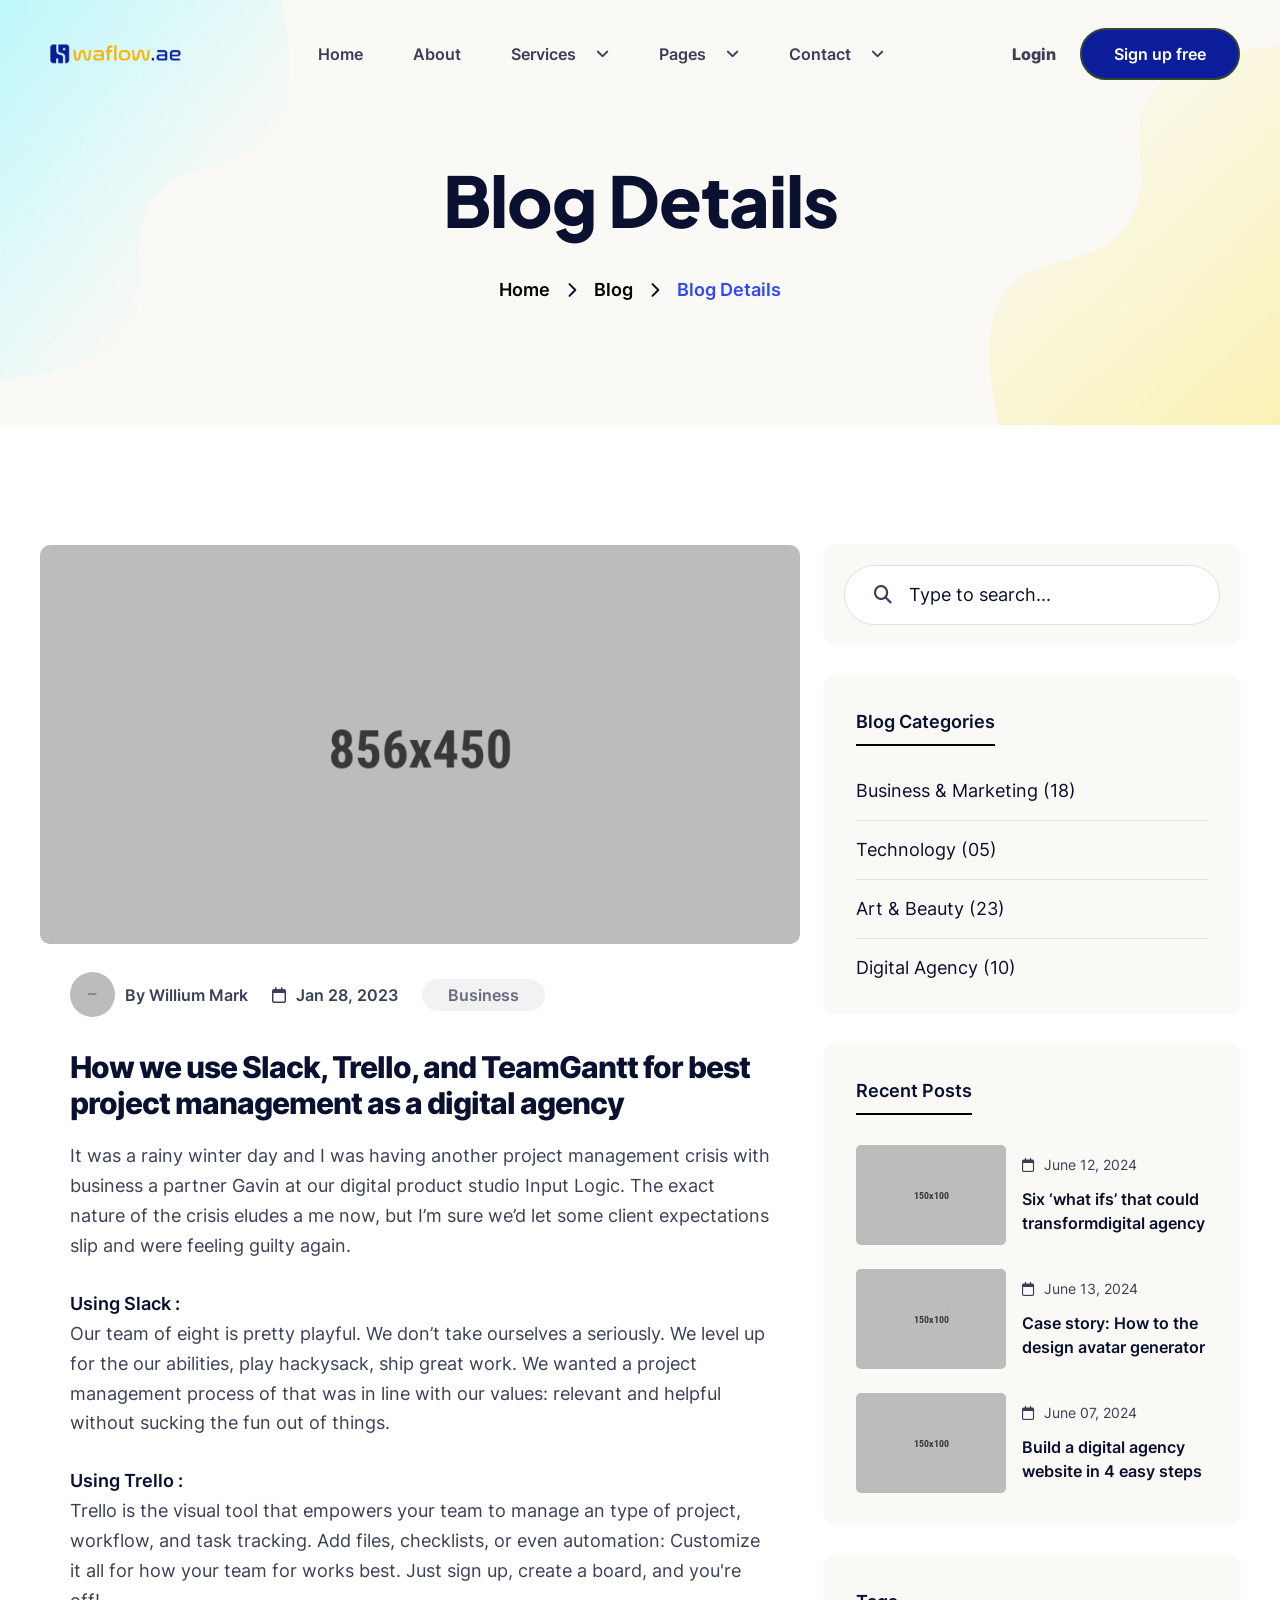
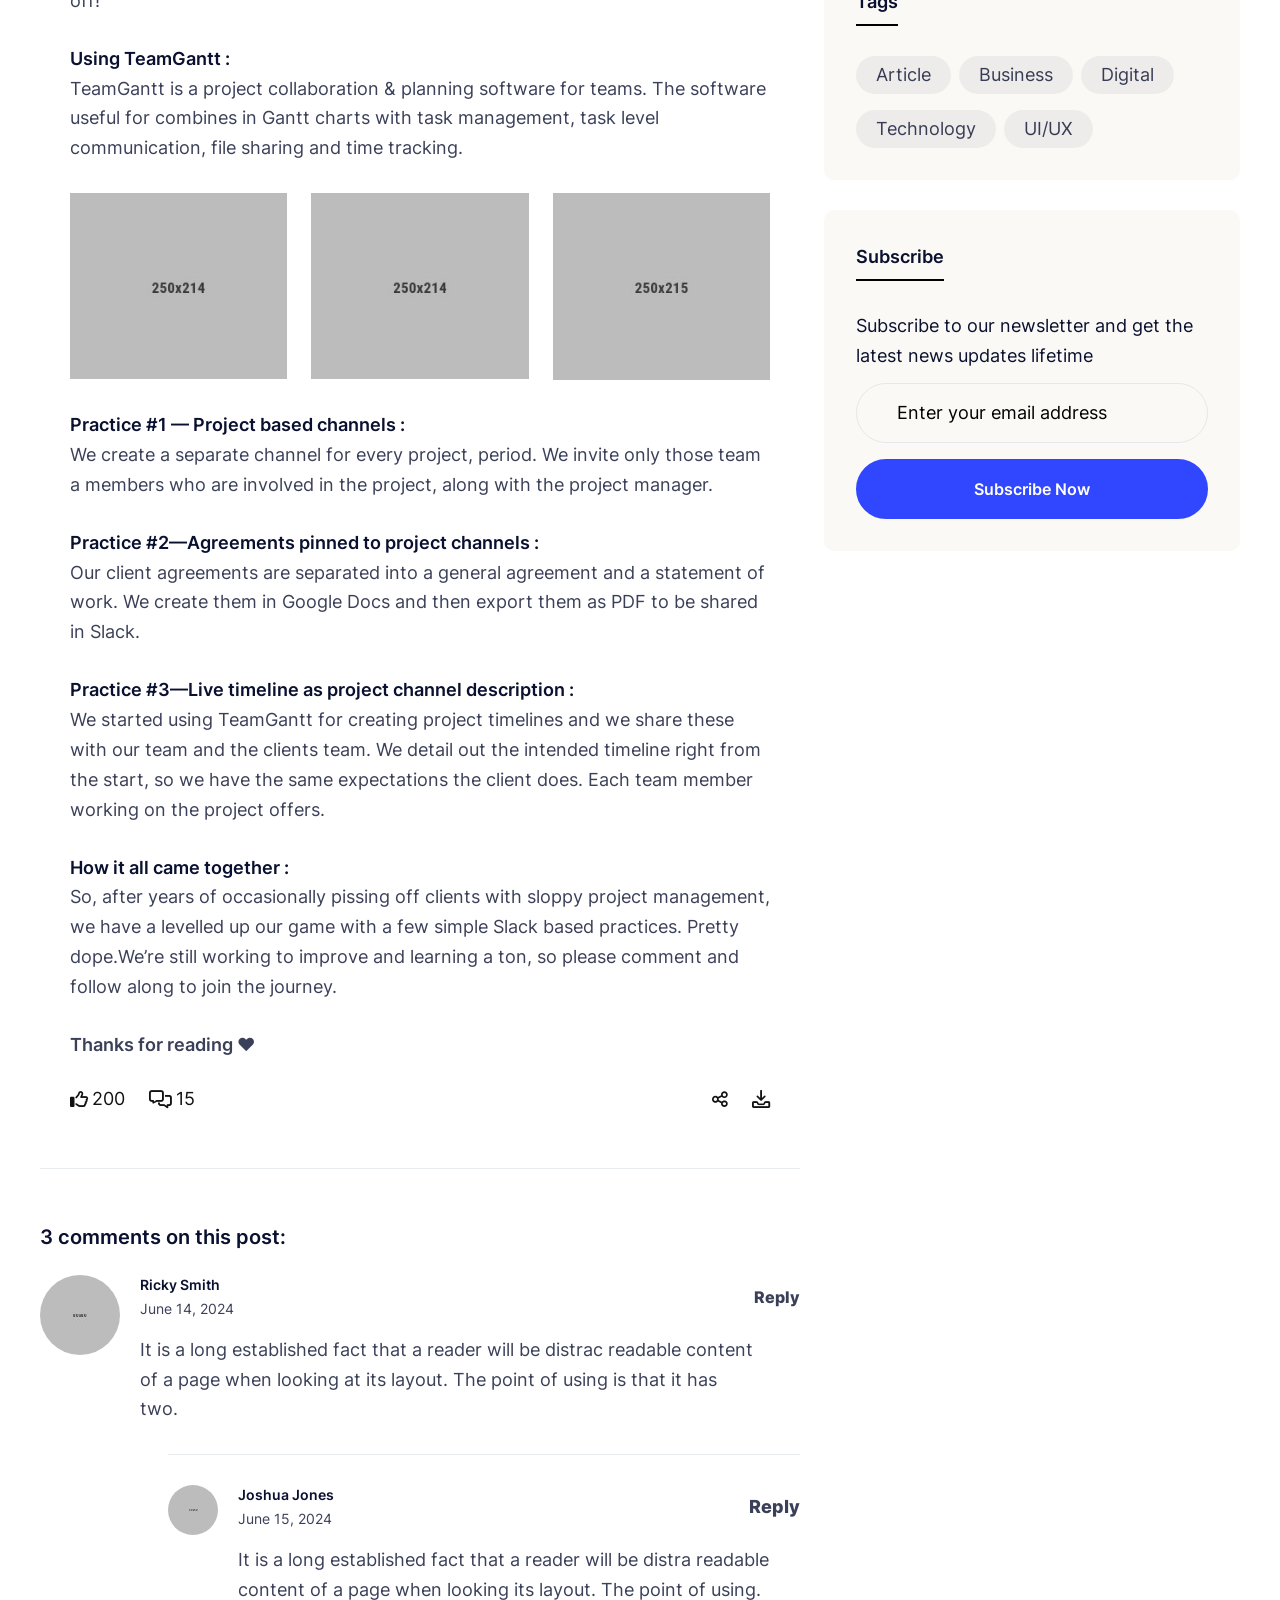
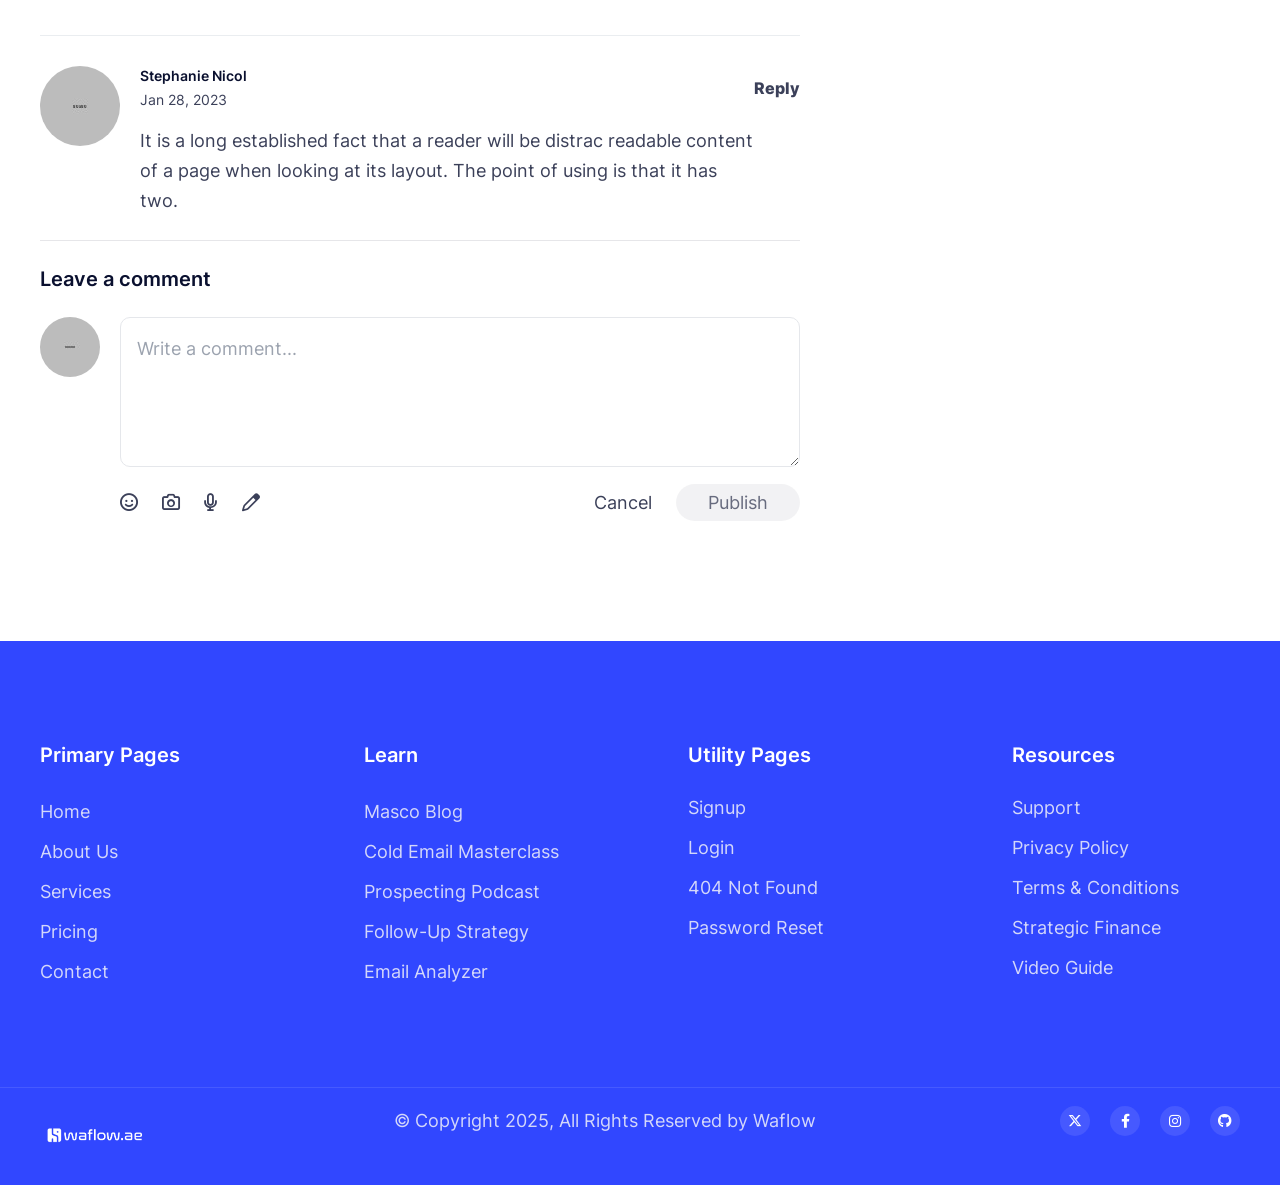
<file: blog-details.html>
<!doctype html>
<html lang="en">

<head>
    <meta charset="UTF-8" />
    <meta name="viewport" content="width=device-width, initial-scale=1.0" />
    <title>Masco - Saas Software Startup Tailwind Template</title>
    <meta name="description" content="AIMass Tailwind based SASS Template" />

    <!-- Favicon  -->
    <link rel="icon" href="assets/img/favicon.png" />

    <!-- Icon Font -->
    <link rel="stylesheet" href="assets/fonts/iconfonts/font-awesome/stylesheet.css" />
    <!-- Site font -->
    <link rel="stylesheet" href="assets/fonts/webfonts/inter/stylesheet.css" />
    <link rel="stylesheet" href="assets/fonts/webfonts/plus-jakarta-sans/stylesheet.css" />

    <!-- Vendor CSS -->
    <link rel="stylesheet" href="assets/css/vendors/swiper-bundle.min.css" />
    <link rel="stylesheet" href="assets/css/vendors/jos.css" />
    <link rel="stylesheet" href="assets/css/vendors/menu.css" />

    <!-- Custom CSS -->
    <link rel="stylesheet" href="assets/css/custom.css" />

    <!-- Development css -->
    <link href="assets/css/style.css" rel="stylesheet" />

    <!-- Production css -->
    <!-- <link rel="stylesheet" href="assets/css/style.min.css"> -->
</head>

<body>
    <div class="page-wrapper relative z-[1] bg-white">
        <!--...::: Header Start :::... -->
        <header class="site-header site-header--absolute is--white py-3" id="sticky-menu">
            <div class="container-default">
                <div class="flex items-center justify-between gap-x-8">
                    <!-- Header Logo -->
                    <a href="index.html" class="">
                        <img src="assets/img/waflow.png" alt="Masco" width="150" height="24" />
                    </a>
                    <!-- Header Logo -->

                    <!-- Header Navigation -->
                    <div class="menu-block-wrapper">
                        <div class="menu-overlay"></div>
                        <nav class="menu-block" id="append-menu-header">
                            <div class="mobile-menu-head">
                                <div class="go-back">
                                    <i class="fa-solid fa-angle-left"></i>
                                </div>
                                <div class="current-menu-title"></div>
                                <div class="mobile-menu-close">&times;</div>
                            </div>
                            <ul class="site-menu-main">
                                <li class="nav-item nav-item-has-children">
                                    <a href="#" class="nav-link-item drop-trigger">Home 
                                    </a>
                                   
                                </li>
                                <li class="nav-item">
                                    <a href="about.html" class="nav-link-item">About</a>
                                </li>
                                <li class="nav-item nav-item-has-children">
                                    <a href="#" class="nav-link-item drop-trigger">Services
                                        <i class="fa-solid fa-angle-down"></i>
                                    </a>
                                    <ul class="sub-menu" id="submenu-2">
                                        <li class="sub-menu--item">
                                            <a href="services.html">Services</a>
                                        </li>
                                        <li class="sub-menu--item">
                                            <a href="service-details.html">Service Details</a>
                                        </li>
                                    </ul>
                                </li>
                                <li class="nav-item nav-item-has-children">
                                    <a href="#" class="nav-link-item drop-trigger">Pages <i class="fa-solid fa-angle-down"></i>
                                    </a>
                                    <ul class="sub-menu" id="submenu-3">
                                        <li class="sub-menu--item nav-item-has-children">
                                            <a href="#" data-menu-get="h3" class="drop-trigger">blogs <i class="fa-solid fa-angle-right"></i></a>
                                            <ul class="sub-menu shape-none" id="submenu-4">
                                                <li class="sub-menu--item">
                                                    <a href="blog.html">blogs</a>
                                                </li>
                                                <li class="sub-menu--item">
                                                    <a href="blog-details.html">blog details</a>
                                                </li>
                                            </ul>
                                        </li>
                                        
                                      
                                        
                                        <li class="sub-menu--item nav-item-has-children">
                                            <a href="#" data-menu-get="h3" class="drop-trigger">Pricing
                                                <i class="fa-solid fa-angle-right"></i>
                                            </a>
                                            <ul class="sub-menu shape-none" id="submenu-8">
                                                <li class="sub-menu--item">
                                                    <a href="pricing.html">Pricing-1</a>
                                                </li>
                                                <li class="sub-menu--item">
                                                    <a href="pricing-2.html">Pricing-2</a>
                                                </li>
                                            </ul>
                                        </li>
                                        
                                    </ul>
                                </li>
                                <li class="nav-item nav-item-has-children">
                                    <a href="#" class="nav-link-item drop-trigger">Contact
                                        <i class="fa-solid fa-angle-down"></i>
                                    </a>
                                    <ul class="sub-menu" id="submenu-11">
                                        <li class="sub-menu--item">
                                            <a href="contact.html">Contact-1</a>
                                        </li>
                                        
                                    </ul>
                                </li>
                            </ul>
                        </nav>
                    </div>
                    <!-- Header Navigation -->

                    <!-- Header User Event -->
                    <div class="flex items-center gap-6">
                        <a href="login.html" class="btn-text hidden hover:text-ColorPurple sm:inline-block">Login</a>
                        <a href="signup.html" class="btn is-lunar-green is-rounded btn-animation group hidden sm:inline-block"><span>Sign up free</span></a>
                        <!-- Responsive Offcanvas Menu Button -->
                        <div class="block lg:hidden">
                            <button id="openBtn" class="hamburger-menu mobile-menu-trigger">
                                <span></span>
                                <span></span>
                                <span></span>
                            </button>
                        </div>
                    </div>
                    <!-- Header User Event -->
                </div>
            </div>
        </header>
        <!--...::: Header End :::... -->

        <main class="main-wrapper relative overflow-hidden">
            <!--...::: Breadcrumb Section Start :::... -->
            <section class="section-breadcrumb">
                <!-- Breadcrumb Section Spacer -->
                <div class="breadcrumb-wrapper">
                    <!-- Section Container -->
                    <div class="container-default">
                        <div class="breadcrumb-block">
                            <h1 class="breadcrumb-title">Blog Details</h1>
                            <ul class="breadcrumb-nav">
                                <li><a href="index.html">Home</a></li>
                                <li><a href="blog.html">Blog</a></li>
                                <li>Blog Details</li>
                            </ul>
                        </div>
                    </div>
                    <!-- Section Container -->

                    <!-- Breadcrumb Shape - 1 -->
                    <div class="absolute left-0 top-0 -z-10">
                        <img src="assets/img/elements/breadcrumb-shape-1.svg" alt="hero-shape-1" width="291" height="380" />
                    </div>

                    <!-- Breadcrumb Shape - 2 -->
                    <div class="absolute bottom-0 right-0 -z-[1]">
                        <img src="assets/img/elements/breadcrumb-shape-2.svg" alt="hero-shape-2" width="291" height="380" />
                    </div>
                </div>
                <!-- Breadcrumb Section Spacer -->
            </section>
            <!--...::: Breadcrumb Section End :::... -->

            <!--...::: Blog Section Start :::... -->
            <div class="blog-section">
                <!-- Section Spacer -->
                <div class="section-space">
                    <!-- Section Container -->
                    <div class="container-default">
                        <div class="grid grid-cols-1 gap-x-6 gap-y-10 lg:grid-cols-[1fr,minmax(416px,_0.45fr)]">
                            <div class="flex flex-col gap-y-10 lg:gap-y-14 xl:gap-y-20">
                                <!-- Blog Post Detail Area -->
                                <div class="flex flex-col gap-6">
                                    <!-- Blog Post Article -->
                                    <article class="jos overflow-hidden bg-white">
                                        <div class="mb-7 block overflow-hidden rounded-[10px]">
                                            <img src="assets/img/th-1/blog-main-1.jpg" alt="blog-main-1" width="856" height="540" class="h-auto w-full scale-100 object-cover" />
                                        </div>
                                        <!-- Blog Details Wrapper -->
                                        <div class="px-[30px]">
                                            <!-- Blog Post Meta -->
                                            <ul class="mb-[30px] flex flex-wrap items-center gap-4 text-base font-semibold sm:gap-6">
                                                <li>
                                                    <a href="blog-details.html" class="flex items-center gap-x-[10px] hover:text-ColorBlue">
                                                        <img src="assets/img/th-1/blog-author-img-1.jpg" alt="blog-author-img-1" width="45" height="45" class="rounded-[50%]" />
                                                        By Willium Mark
                                                    </a>
                                                </li>
                                                <li>
                                                    <a href="blog-details.html" class="flex items-center gap-x-[10px] hover:text-ColorBlue">
                                                        <i class="fa-regular fa-calendar"></i>
                                                        Jan 28, 2023
                                                    </a>
                                                </li>
                                                <li>
                                                    <a href="blog-details.html" class="rounded-[50px] bg-ColorBlack/5 px-[26px] py-1.5 text-ColorBlack/60 hover:bg-ColorBlue hover:text-white">Business</a>
                                                </li>
                                            </ul>
                                            <!-- Blog Post Meta -->
                                            <!-- Blog Details Content Block-->
                                            <div>
                                                <h2 class="mb-5 mt-8 line-clamp-2 font-body text-2xl font-bold leading-[1.4] -tracking-[1px] group-hover:text-ColorBlue lg:text-3xl">
                                                    How we use Slack, Trello, and TeamGantt for best
                                                    project management as a digital agency
                                                </h2>
                                                <p class="mb-7 last:mb-0">
                                                    It was a rainy winter day and I was having another
                                                    project management crisis with business a partner
                                                    Gavin at our digital product studio Input Logic. The
                                                    exact nature of the crisis eludes a me now, but I’m
                                                    sure we’d let some client expectations slip and were
                                                    feeling guilty again.
                                                </p>
                                                <p class="mb-7 last:mb-0">
                                                    <strong class="block font-semibold text-ColorBlack">Using Slack :
                                                    </strong>
                                                    Our team of eight is pretty playful. We don’t take
                                                    ourselves a seriously. We level up for the our
                                                    abilities, play hackysack, ship great work. We
                                                    wanted a project management process of that was in
                                                    line with our values: relevant and helpful without
                                                    sucking the fun out of things.
                                                </p>
                                                <p class="mb-7 last:mb-0">
                                                    <strong class="block font-semibold text-ColorBlack">Using Trello :</strong>
                                                    Trello is the visual tool that empowers your team to
                                                    manage an type of project, workflow, and task
                                                    tracking. Add files, checklists, or even automation:
                                                    Customize it all for how your team for works best.
                                                    Just sign up, create a board, and you're off!
                                                </p>
                                                <p class="mb-7 last:mb-0">
                                                    <strong class="block font-semibold text-ColorBlack">Using TeamGantt :</strong>
                                                    TeamGantt is a project collaboration & planning
                                                    software for teams. The software useful for combines
                                                    in Gantt charts with task management, task level
                                                    communication, file sharing and time tracking.
                                                </p>
                                                <div class="my-[30px] grid gap-6 sm:grid-cols-3">
                                                    <img src="assets/img/th-1/blog-inner-img-1.jpg" alt="blog-inner-img-1" width="250" height="213" class="h-auto w-auto" />
                                                    <img src="assets/img/th-1/blog-inner-img-2.jpg" alt="blog-inner-img-2" width="250" height="213" class="h-auto w-auto" />
                                                    <img src="assets/img/th-1/blog-inner-img-3.jpg" alt="blog-inner-img-3" width="250" height="213" class="h-auto w-auto" />
                                                </div>
                                                <ul class="mb-7 flex flex-col gap-7 last:mb-0">
                                                    <li>
                                                        <div class="font-semibold text-ColorBlack">
                                                            Practice #1 — Project based channels :
                                                        </div>
                                                        <p class="mb-7 last:mb-0">
                                                            We create a separate channel for every project,
                                                            period. We invite only those team a members who
                                                            are involved in the project, along with the
                                                            project manager.
                                                        </p>
                                                    </li>
                                                    <li>
                                                        <div class="font-semibold text-ColorBlack">
                                                            Practice #2—Agreements pinned to project
                                                            channels :
                                                        </div>
                                                        <p class="mb-7 last:mb-0">
                                                            Our client agreements are separated into a
                                                            general agreement and a statement of work. We
                                                            create them in Google Docs and then export them
                                                            as PDF to be shared in Slack.
                                                        </p>
                                                    </li>
                                                    <li>
                                                        <div class="font-semibold text-ColorBlack">
                                                            Practice #3—Live timeline as project channel
                                                            description :
                                                        </div>
                                                        <p class="mb-7 last:mb-0">
                                                            We started using TeamGantt for creating project
                                                            timelines and we share these with our team and
                                                            the clients team. We detail out the intended
                                                            timeline right from the start, so we have the
                                                            same expectations the client does. Each team
                                                            member working on the project offers.
                                                        </p>
                                                    </li>
                                                </ul>
                                                <p class="mb-7 last:mb-0">
                                                    <strong class="block font-semibold text-ColorBlack">How it all came together :</strong>
                                                    So, after years of occasionally pissing off clients
                                                    with sloppy project management, we have a levelled
                                                    up our game with a few simple Slack based practices.
                                                    Pretty dope.We’re still working to improve and
                                                    learning a ton, so please comment and follow along
                                                    to join the journey.
                                                </p>

                                                <p class="mb-7 font-semibold last:mb-0">
                                                    Thanks for reading ❤
                                                </p>
                                            </div>
                                            <!-- Blog Details Content Block-->
                                        </div>
                                        <!-- Blog Details Wrapper -->
                                    </article>
                                    <!-- Blog Post Article -->

                                    <!-- Blog Events -->
                                    <div class="jos flex justify-between gap-x-8 px-[30px]">
                                        <div class="flex items-center gap-x-6">
                                            <button class="inline-flex items-center gap-x-1 text-[#121212]">
                                                <i class="fa-regular fa-thumbs-up"></i>
                                                200
                                            </button>
                                            <button class="inline-flex items-center gap-x-1 text-[#121212]">
                                                <i class="fa-regular fa-messages"></i>
                                                15
                                            </button>
                                        </div>
                                        <div class="flex items-center gap-x-6">
                                            <button class="inline-flex items-center gap-x-1 text-[#121212]">
                                                <i class="fa-sharp fa-regular fa-share-nodes"></i>
                                            </button>
                                            <button class="inline-flex items-center gap-x-1 text-[#121212]">
                                                <i class="fa-regular fa-inbox-in"></i>
                                            </button>
                                        </div>
                                    </div>
                                    <!-- Blog Events -->

                                    <!-- Horizontal Separator -->
                                    <div class="jos my-[30px] h-[1px] w-full bg-[#EAEDF0]"></div>
                                    <!-- Horizontal Separator -->

                                    <!-- Blog Comments -->
                                    <div class="jos">
                                        <div class="mb-6 text-xl font-semibold text-ColorBlack">
                                            3 comments on this post:
                                        </div>

                                        <ul class="flex flex-col gap-y-[30px]">
                                            <!-- Single Comment List -->
                                            <li class="border-b border-[#EAEDF0] last:border-b-0">
                                                <div class="flex gap-x-5">
                                                    <!-- Comment User Image -->
                                                    <div class="h-[80px] w-[80px] overflow-hidden rounded-full">
                                                        <img src="assets/img/th-1/blog-comment-large-user-img-1.jpg" alt="blog-comment-large-user-img-1" width="80" height="80" />
                                                    </div>
                                                    <!-- Comment User Image -->
                                                    <!-- Comment Content -->
                                                    <div class="flex flex-1 flex-col gap-y-4">
                                                        <!-- Comment User info -->
                                                        <div class="flex items-center justify-between gap-x-5">
                                                            <div class="flex flex-col gap-y-1 text-sm">
                                                                <div class="font-semibold text-ColorBlack">
                                                                    Ricky Smith
                                                                </div>
                                                                <div class="text-ColorBlack/80">
                                                                    June 14, 2024
                                                                </div>
                                                            </div>
                                                            <button class="text-base font-bold transition-all duration-300 hover:text-ColorBlue">
                                                                Reply
                                                            </button>
                                                        </div>
                                                        <!-- Comment User info -->
                                                        <!-- Comment User Text -->
                                                        <p class="max-w-[616px]">
                                                            It is a long established fact that a reader will
                                                            be distrac readable content of a page when
                                                            looking at its layout. The point of using is
                                                            that it has two.
                                                        </p>
                                                        <!-- Comment User Text -->
                                                    </div>
                                                    <!-- Comment Content -->
                                                </div>
                                                <!-- Comment Reply -->
                                                <ul class="mt-[30px] flex flex-col pl-8 sm:pl-32">
                                                    <!-- Comment Reply Item -->
                                                    <li class="border-t border-[#EAEDF0] py-[30px]">
                                                        <div class="flex gap-x-5">
                                                            <!-- Comment User Image -->
                                                            <div class="h-[50px] w-[50px] overflow-hidden rounded-full">
                                                                <img src="assets/img/th-1/blog-comment-small-user-img-1.jpg" alt="blog-comment-large-user-img-1" width="50" height="50" />
                                                            </div>
                                                            <!-- Comment User Image -->
                                                            <!-- Comment Content -->
                                                            <div class="flex flex-1 flex-col gap-y-4">
                                                                <!-- Comment User info -->
                                                                <div class="flex items-center justify-between gap-x-5">
                                                                    <div class="flex flex-col gap-y-1 text-sm">
                                                                        <div class="font-semibold text-ColorBlack">
                                                                            Joshua Jones
                                                                        </div>
                                                                        <div class="text-ColorBlack/80">
                                                                            June 15, 2024
                                                                        </div>
                                                                    </div>
                                                                    <button class="font-bold transition-all duration-300 hover:text-ColorBlue">
                                                                        Reply
                                                                    </button>
                                                                </div>
                                                                <!-- Comment User info -->
                                                                <!-- Comment User Text -->
                                                                <p class="max-w-[536px]">
                                                                    It is a long established fact that a reader
                                                                    will be distra readable content of a page
                                                                    when looking its layout. The point of using.
                                                                </p>
                                                                <!-- Comment User Text -->
                                                            </div>
                                                            <!-- Comment Content -->
                                                        </div>
                                                    </li>
                                                    <!-- Comment Reply Item -->
                                                </ul>
                                                <!-- Comment Reply -->
                                            </li>
                                            <li class="border-b border-[#EAEDF0] last:border-b-0">
                                                <div class="flex gap-x-5">
                                                    <!-- Comment User Image -->
                                                    <div class="h-[80px] w-[80px] overflow-hidden rounded-full">
                                                        <img src="assets/img/th-1/blog-comment-large-user-img-2.jpg" alt="blog-comment-large-user-img-1" width="80" height="80" />
                                                    </div>
                                                    <!-- Comment User Image -->
                                                    <!-- Comment Content -->
                                                    <div class="flex flex-1 flex-col gap-y-4">
                                                        <!-- Comment User info -->
                                                        <div class="flex items-center justify-between gap-x-5">
                                                            <div class="flex flex-col gap-y-1 text-sm">
                                                                <div class="font-semibold text-ColorBlack">
                                                                    Stephanie Nicol
                                                                </div>
                                                                <div class="text-ColorBlack/80">
                                                                    Jan 28, 2023
                                                                </div>
                                                            </div>
                                                            <button class="text-base font-bold transition-all duration-300 hover:text-ColorBlue">
                                                                Reply
                                                            </button>
                                                        </div>
                                                        <!-- Comment User info -->
                                                        <!-- Comment User Text -->
                                                        <p class="max-w-[616px]">
                                                            It is a long established fact that a reader will
                                                            be distrac readable content of a page when
                                                            looking at its layout. The point of using is
                                                            that it has two.
                                                        </p>
                                                        <!-- Comment User Text -->
                                                    </div>
                                                    <!-- Comment Content -->
                                                </div>
                                            </li>
                                            <!-- Single Comment List -->
                                        </ul>
                                    </div>
                                    <!-- Blog Comments -->

                                    <!-- Horizontal Line Separator -->
                                    <div class="horizontal-line bg-ColorBlack"></div>
                                    <!-- Horizontal Line Separator -->

                                    <!-- Blog Comment Form -->
                                    <div class="jos">
                                        <div class="mb-6 text-xl font-semibold text-ColorBlack">
                                            Leave a comment
                                        </div>
                                        <div class="flex gap-5">
                                            <img src="assets/img/th-1/blog-comment-form-img.jpg" alt="blog-comment-form-img" width="60" height="71" class="h-[60px] w-[60px] rounded-[50%]" />
                                            <form action="#" method="post" class="relative flex-1">
                                                <textarea name="comment-textarea" id="comment-textarea" class="min-h-[150px] w-full rounded-[10px] border bg-white p-4 text-ColorBlack/80 outline-none focus:border-ColorBlue" placeholder="Write a comment..."></textarea>
                                                <div class="mt-2 flex w-full flex-wrap items-center justify-between gap-6">
                                                    <!-- Button Events -->
                                                    <div class="flex gap-x-6">
                                                        <!-- Button Emoji -->
                                                        <button class="hover:text-ColorBlue active:bg-ColorBlue">
                                                            <i class="fa-regular fa-face-smile"></i>
                                                        </button>
                                                        <!-- Button Media -->
                                                        <button class="hover:text-ColorBlue active:bg-ColorBlue">
                                                            <i class="fa-regular fa-camera"></i>
                                                        </button>
                                                        <!-- Button Voice -->
                                                        <button class="hover:text-ColorBlue active:bg-ColorBlue">
                                                            <i class="fa-regular fa-microphone"></i>
                                                        </button>
                                                        <!-- Button Edit -->
                                                        <button class="hover:text-ColorBlue active:bg-ColorBlue">
                                                            <i class="fa-regular fa-pen"></i>
                                                        </button>
                                                    </div>
                                                    <!-- Button Action -->
                                                    <div class="flex gap-x-6">
                                                        <button class="hover:text-red-600 active:text-red-600">
                                                            Cancel
                                                        </button>
                                                        <button type="submit" class="rounded-[50px] bg-ColorBlack/5 px-8 py-1 text-ColorBlack/60 hover:bg-ColorBlue hover:text-white">
                                                            Publish
                                                        </button>
                                                    </div>
                                                </div>
                                            </form>
                                        </div>
                                    </div>
                                    <!-- Blog Comment Form -->
                                </div>
                                <!-- Blog Post Detail Area -->
                            </div>
                            <!-- Blog Aside -->
                            <aside class="jos flex flex-col gap-y-[30px]">
                                <!-- Single Sidebar -->
                                <div class="rounded-[10px] bg-ColorOffWhite p-5">
                                    <!-- Sidebar Search -->
                                    <form action="#" method="post" class="relative h-[60px]">
                                        <input type="search" name="sidebar-search" id="sidebar-search" placeholder="Type to search..." class="focus:border-colortext-ColorBlue h-full w-full rounded-[50px] border border-[#E1E1E1] bg-white py-[15px] pl-16 pr-8 text-lg text-ColorBlack outline-none transition-all placeholder:text-ColorBlack" required />
                                        <button type="submit" class="absolute left-[30px] top-0 h-full hover:text-ColorBlue">
                                            <i class="fa-solid fa-magnifying-glass"></i>
                                        </button>
                                    </form>
                                    <!-- Sidebar Search -->
                                </div>
                                <!-- Single Sidebar -->
                                <!-- Single Sidebar -->
                                <div class="rounded-[10px] bg-ColorOffWhite p-8">
                                    <div class="relative mb-[30px] inline-block pb-[10px] text-lg font-semibold text-ColorBlack after:absolute after:bottom-0 after:left-0 after:h-[2px] after:w-full after:bg-black">
                                        Blog Categories
                                    </div>
                                    <!-- Blog Categories List -->
                                    <ul class="text-ColorBlack">
                                        <li class="border-b border-ColorBlack/10 pb-[14px] pt-[14px] first:pt-0 last:border-b-0 last:pb-0">
                                            <a href="blog-details.html" class="hover:text-ColorBlue">Business & Marketing (18)</a>
                                        </li>
                                        <li class="border-b border-ColorBlack/10 pb-[14px] pt-[14px] first:pt-0 last:border-b-0 last:pb-0">
                                            <a href="blog-details.html" class="hover:text-ColorBlue">Technology (05)</a>
                                        </li>
                                        <li class="border-b border-ColorBlack/10 pb-[14px] pt-[14px] first:pt-0 last:border-b-0 last:pb-0">
                                            <a href="blog-details.html" class="hover:text-ColorBlue">Art & Beauty (23)</a>
                                        </li>
                                        <li class="border-b border-ColorBlack/10 pb-[14px] pt-[14px] first:pt-0 last:border-b-0 last:pb-0">
                                            <a href="blog-details.html" class="hover:text-ColorBlue">Digital Agency (10)</a>
                                        </li>
                                    </ul>
                                    <!-- Blog Categories List -->
                                </div>
                                <!-- Single Sidebar -->
                                <!-- Single Sidebar -->
                                <div class="rounded-[10px] bg-ColorOffWhite p-8">
                                    <div class="relative mb-[30px] inline-block pb-[10px] text-lg font-semibold text-ColorBlack after:absolute after:bottom-0 after:left-0 after:h-[2px] after:w-full after:bg-black">
                                        Recent Posts
                                    </div>

                                    <!-- Blog Recent Post List -->
                                    <ul class="flex flex-col gap-y-6">
                                        <li class="group flex flex-col items-center gap-x-4 gap-y-4 sm:flex-row">
                                            <a href="blog-details.html" class="inline-block h-[100px] w-full overflow-hidden rounded-[5px] sm:w-[150px]">
                                                <img src="assets/img/th-1/blog-recent-img-1.jpg" alt="blog-recent-img-1" width="150" height="100" class="h-full w-full scale-100 object-cover transition-all duration-300 group-hover:scale-105" />
                                            </a>
                                            <div class="flex w-full flex-col gap-y-3 sm:w-auto sm:flex-1">
                                                <a href="blog-details.html" class="flex items-center gap-[10px] text-sm hover:text-ColorBlue">
                                                    <i class="fa-regular fa-calendar"></i>
                                                    June 12, 2024
                                                </a>
                                                <a href="blog-details.html" class="line-clamp-2 text-base font-semibold text-ColorBlack hover:text-ColorBlue">Six ‘what ifs’ that could transformdigital agency
                                                </a>
                                            </div>
                                        </li>
                                        <li class="group flex flex-col items-center gap-x-4 gap-y-4 sm:flex-row">
                                            <a href="blog-details.html" class="inline-block h-[100px] w-full overflow-hidden rounded-[5px] sm:w-[150px]">
                                                <img src="assets/img/th-1/blog-recent-img-2.jpg" alt="blog-recent-img-2" width="150" height="100" class="h-full w-full scale-100 object-cover transition-all duration-300 group-hover:scale-105" />
                                            </a>
                                            <div class="flex w-full flex-col gap-y-3 sm:w-auto sm:flex-1">
                                                <a href="blog-details.html" class="flex items-center gap-[10px] text-sm hover:text-ColorBlue">
                                                    <i class="fa-regular fa-calendar"></i>
                                                    June 13, 2024
                                                </a>
                                                <a href="blog-details.html" class="line-clamp-2 text-base font-semibold text-ColorBlack hover:text-ColorBlue">Case story: How to the design avatar generator
                                                </a>
                                            </div>
                                        </li>
                                        <li class="group flex flex-col items-center gap-x-4 gap-y-4 sm:flex-row">
                                            <a href="blog-details.html" class="inline-block h-[100px] w-full overflow-hidden rounded-[5px] sm:w-[150px]">
                                                <img src="assets/img/th-1/blog-recent-img-3.jpg" alt="blog-recent-img-3" width="150" height="100" class="h-full w-full scale-100 object-cover transition-all duration-300 group-hover:scale-105" />
                                            </a>
                                            <div class="flex w-full flex-col gap-y-3 sm:w-auto sm:flex-1">
                                                <a href="blog-details.html" class="flex items-center gap-[10px] text-sm hover:text-ColorBlue">
                                                    <i class="fa-regular fa-calendar"></i>
                                                    June 07, 2024
                                                </a>
                                                <a href="blog-details.html" class="line-clamp-2 text-base font-semibold text-ColorBlack hover:text-ColorBlue">Build a digital agency website in 4 easy steps
                                                </a>
                                            </div>
                                        </li>
                                    </ul>
                                    <!-- Blog Recent Post List -->
                                </div>
                                <!-- Single Sidebar -->
                                <!-- Single Sidebar -->
                                <div class="rounded-[10px] bg-ColorOffWhite p-8">
                                    <div class="relative mb-[30px] inline-block pb-[10px] text-lg font-semibold text-ColorBlack after:absolute after:bottom-0 after:left-0 after:h-[2px] after:w-full after:bg-black">
                                        Tags
                                    </div>

                                    <!-- Blog Tags Post List -->
                                    <ul class="flex flex-wrap gap-x-2 gap-y-4">
                                        <li>
                                            <a href="blog-details.html" class="inline-block rounded-[55px] bg-ColorBlack bg-opacity-5 px-5 py-1 hover:bg-ColorBlue hover:text-white">Article</a>
                                        </li>
                                        <li>
                                            <a href="blog-details.html" class="inline-block rounded-[55px] bg-ColorBlack bg-opacity-5 px-5 py-1 hover:bg-ColorBlue hover:text-white">Business</a>
                                        </li>
                                        <li>
                                            <a href="blog-details.html" class="inline-block rounded-[55px] bg-ColorBlack bg-opacity-5 px-5 py-1 hover:bg-ColorBlue hover:text-white">Digital</a>
                                        </li>
                                        <li>
                                            <a href="blog-details.html" class="inline-block rounded-[55px] bg-ColorBlack bg-opacity-5 px-5 py-1 hover:bg-ColorBlue hover:text-white">Technology</a>
                                        </li>
                                        <li>
                                            <a href="blog-details.html" class="inline-block rounded-[55px] bg-ColorBlack bg-opacity-5 px-5 py-1 hover:bg-ColorBlue hover:text-white">UI/UX</a>
                                        </li>
                                    </ul>
                                    <!-- Blog Tags Post List -->
                                </div>
                                <!-- Single Sidebar -->
                                <!-- Single Sidebar -->
                                <div class="rounded-[10px] bg-ColorOffWhite p-8">
                                    <div class="relative mb-[30px] inline-block pb-[10px] text-lg font-semibold text-ColorBlack after:absolute after:bottom-0 after:left-0 after:h-[2px] after:w-full after:bg-black">
                                        Subscribe
                                    </div>

                                    <p class="mb-3 text-ColorBlack">
                                        Subscribe to our newsletter and get the latest news
                                        updates lifetime
                                    </p>

                                    <form action="#" method="post" class="flex flex-col">
                                        <input type="email" name="sidebar-newsletter" id="sidebar-newsletter" placeholder="Enter your email address" class="border-colorCodGray focus:border-colortext-ColorBlue h-[60px] w-full rounded-[50px] border bg-transparent px-10 py-[15px] text-lg outline-none transition-all placeholder:text-black" required />
                                        <button type="submit" class="btn is-blue is-rounded is-large group mt-8 lg:mt-4">
                                            Subscribe Now
                                        </button>
                                    </form>
                                </div>
                                <!-- Single Sidebar -->
                            </aside>
                            <!-- Blog Aside -->
                        </div>
                    </div>
                    <!-- Section Container -->
                </div>
                <!-- Section Spacer -->
            </div>
            <!--...::: Blog Section End :::... -->
        </main>

        <!--...::: Footer Section Start :::... -->
        <footer class="section-footer">
            <div class="bg-ColorBlue">
                <!-- Footer Area Center -->
                <div class="text-white">
                    <!-- Footer Center Spacing -->
                    <div class="py-[60px] lg:py-20 xl:py-[100px]">
                        <!-- Section Container -->
                        <div class="container-default">
                            <!-- Footer Widget List -->
                            <div class="grid gap-x-16 gap-y-10 sm:grid-cols-2 lg:grid-cols-4 xl:gap-x-24 xxl:gap-x-[134px]">
                                <!-- Footer Widget Item -->
                                <div class="flex flex-col gap-y-7">
                                    <!-- Footer Widget Title -->
                                    <div class="text-xl font-semibold capitalize">
                                        Primary Pages
                                    </div>
                                    <!-- Footer Navbar -->
                                    <ul class="flex flex-col gap-y-[10px] capitalize">
                                        <li>
                                            <a href="index.html" class="hover:opcity-100 text-[#FDFBF9]/80 underline-offset-4 transition-all duration-300 ease-linear hover:underline">Home</a>
                                        </li>
                                        <li>
                                            <a href="about.html" class="hover:opcity-100 text-[#FDFBF9]/80 underline-offset-4 transition-all duration-300 ease-linear hover:underline">About Us</a>
                                        </li>
                                        <li>
                                            <a href="services.html" class="hover:opcity-100 text-[#FDFBF9]/80 underline-offset-4 transition-all duration-300 ease-linear hover:underline">Services</a>
                                        </li>
                                        <li>
                                            <a href="pricing.html" class="hover:opcity-100 text-[#FDFBF9]/80 underline-offset-4 transition-all duration-300 ease-linear hover:underline">pricing</a>
                                        </li>
                                        <li>
                                            <a href="contact.html" class="hover:opcity-100 text-[#FDFBF9]/80 underline-offset-4 transition-all duration-300 ease-linear hover:underline">Contact</a>
                                        </li>
                                    </ul>
                                </div>
                                <!-- Footer Widget Item -->

                                <!-- Footer Widget Item -->
                                <div class="flex flex-col gap-y-7">
                                    <!-- Footer Widget Title -->
                                    <div class="text-xl font-semibold capitalize">Learn</div>
                                    <!-- Footer Navbar -->
                                    <ul class="flex flex-col gap-y-[10px] capitalize">
                                        <li>
                                            <a href="blog.html" class="hover:opcity-100 text-[#FDFBF9]/80 underline-offset-4 transition-all duration-300 ease-linear hover:underline">Masco Blog</a>
                                        </li>
                                        <li>
                                            <a href="index-6.html" class="hover:opcity-100 text-[#FDFBF9]/80 underline-offset-4 transition-all duration-300 ease-linear hover:underline">Cold Email Masterclass</a>
                                        </li>
                                        <li>
                                            <a href="#" class="hover:opcity-100 text-[#FDFBF9]/80 underline-offset-4 transition-all duration-300 ease-linear hover:underline">Prospecting Podcast</a>
                                        </li>
                                        <li>
                                            <a href="#" class="hover:opcity-100 text-[#FDFBF9]/80 underline-offset-4 transition-all duration-300 ease-linear hover:underline">Follow-Up Strategy</a>
                                        </li>
                                        <li>
                                            <a href="#" class="hover:opcity-100 text-[#FDFBF9]/80 underline-offset-4 transition-all duration-300 ease-linear hover:underline">Email Analyzer</a>
                                        </li>
                                    </ul>
                                </div>
                                <!-- Footer Widget Item -->

                                <!-- Footer Widget Item -->
                                <div class="flex flex-col gap-y-6">
                                    <!-- Footer Title -->
                                    <div class="text-xl font-semibold capitalize">
                                        Utility pages
                                    </div>
                                    <!-- Footer Title -->

                                    <!-- Footer Navbar -->
                                    <ul class="flex flex-col gap-y-[10px] capitalize">
                                        <li>
                                            <a href="signup.html" class="hover:opcity-100 text-[#FDFBF9]/80 underline-offset-4 transition-all duration-300 ease-linear hover:underline">Signup</a>
                                        </li>
                                        <li>
                                            <a href="login.html" class="hover:opcity-100 text-[#FDFBF9]/80 underline-offset-4 transition-all duration-300 ease-linear hover:underline">Login</a>
                                        </li>
                                        <li>
                                            <a href="error-404.html" class="hover:opcity-100 text-[#FDFBF9]/80 underline-offset-4 transition-all duration-300 ease-linear hover:underline">404 Not found</a>
                                        </li>
                                        <li>
                                            <a href="reset-password.html" class="hover:opcity-100 text-[#FDFBF9]/80 underline-offset-4 transition-all duration-300 ease-linear hover:underline">Password Reset</a>
                                        </li>
                                    </ul>
                                </div>
                                <!-- Footer Widget Item-->

                                <!-- Footer Widget Item -->
                                <div class="flex flex-col gap-y-6">
                                    <!-- Footer Title -->
                                    <div class="text-xl font-semibold capitalize">
                                        Resources
                                    </div>
                                    <!-- Footer Title -->

                                    <!-- Footer Navbar -->
                                    <ul class="flex flex-col gap-y-[10px] capitalize">
                                        <li>
                                            <a href="https://www.example.com/" target="_blank" rel="noopener noreferrer" class="hover:opcity-100 text-[#FDFBF9]/80 underline-offset-4 transition-all duration-300 ease-linear hover:underline">Support</a>
                                        </li>
                                        <li>
                                            <a href="https://www.example.com/" target="_blank" rel="noopener noreferrer" class="hover:opcity-100 text-[#FDFBF9]/80 underline-offset-4 transition-all duration-300 ease-linear hover:underline">Privacy policy</a>
                                        </li>
                                        <li>
                                            <a href="https://www.example.com/" target="_blank" rel="noopener noreferrer" class="hover:opcity-100 text-[#FDFBF9]/80 underline-offset-4 transition-all duration-300 ease-linear hover:underline">Terms & Conditions</a>
                                        </li>
                                        <li>
                                            <a href="https://www.example.com/" target="_blank" rel="noopener noreferrer" class="hover:opcity-100 text-[#FDFBF9]/80 underline-offset-4 transition-all duration-300 ease-linear hover:underline">Strategic finance</a>
                                        </li>
                                        <li>
                                            <a href="https://www.example.com/" target="_blank" rel="noopener noreferrer" class="hover:opcity-100 text-[#FDFBF9]/80 underline-offset-4 transition-all duration-300 ease-linear hover:underline">Video guide</a>
                                        </li>
                                    </ul>
                                </div>
                                <!-- Footer Widget Item -->
                            </div>
                            <!-- Footer Widget List -->
                        </div>
                        <!-- Section Container -->
                    </div>
                    <!-- Footer Center Spacing -->
                </div>
                <!-- Footer Area Center -->

                <div class="horizontal-line bg-white"></div>

                <!-- Footer Area Bottom -->
                <div>
                    <!-- Footer Bottom Spacing -->
                    <div class="py-[18px]">
                        <!-- Section Container -->
                        <div class="container-default">
                            <div class="flex flex-col items-center gap-5 lg:flex-row lg:items-start lg:justify-between">
                                <a href="index.html">
                                    <img src="assets/img/waflowlight.png" alt="Masco" width="109" height="24" />
                                </a>
                                <div class="text-center text-[#FDFBF9]/80">
                                    &copy; Copyright 2025, All Rights Reserved by Waflow
                                </div>
                                <!-- Footer Social Link -->
                                <div class="flex flex-wrap gap-5">
                                    <a href="https://twitter.com" target="_blank" rel="noopener noreferrer" class="flex h-[30px] w-[30px] items-center justify-center rounded-[50%] bg-white/10 text-sm text-white transition-all duration-300 hover:bg-ColorCorn hover:text-ColorLunarGreen" aria-label="twitter">
                                        <i class="fa-brands fa-x-twitter"></i>
                                    </a>
                                    <a href="https://www.facebook.com/" target="_blank" rel="noopener noreferrer" class="flex h-[30px] w-[30px] items-center justify-center rounded-[50%] bg-white/10 text-sm text-white transition-all duration-300 hover:bg-ColorCorn hover:text-ColorLunarGreen" aria-label="facebook">
                                        <i class="fa-brands fa-facebook-f"></i>
                                    </a>
                                    <a href="https://www.instagram.com/" target="_blank" rel="noopener noreferrer" class="flex h-[30px] w-[30px] items-center justify-center rounded-[50%] bg-white/10 text-sm text-white transition-all duration-300 hover:bg-ColorCorn hover:text-ColorLunarGreen" aria-label="instagram">
                                        <i class="fa-brands fa-instagram"></i>
                                    </a>
                                    <a href="https://www.github.com/" target="_blank" rel="noopener noreferrer" class="flex h-[30px] w-[30px] items-center justify-center rounded-[50%] bg-white/10 text-sm text-white transition-all duration-300 hover:bg-ColorCorn hover:text-ColorLunarGreen" aria-label="github">
                                        <i class="fa-brands fa-github"></i>
                                    </a>
                                </div>
                            </div>
                        </div>
                        <!-- Section Container -->
                    </div>
                    <!-- Footer Bottom Spacing -->
                </div>
                <!-- Footer Area Bottom -->
            </div>
        </footer>
        <!--...::: Footer Section End :::... -->
    </div>

    <!--Vendor js-->
    <script src="assets/js/vendors/counterup.js" type="module"></script>
    <script src="assets/js/vendors/swiper-bundle.min.js"></script>
    <script src="assets/js/vendors/fslightbox.js"></script>
    <script src="assets/js/vendors/jos.min.js"></script>
    <script src="assets/js/vendors/menu.js"></script>

    <!-- Main js -->
    <script src="assets/js/main.js"></script>
</body>

</html>
</file>
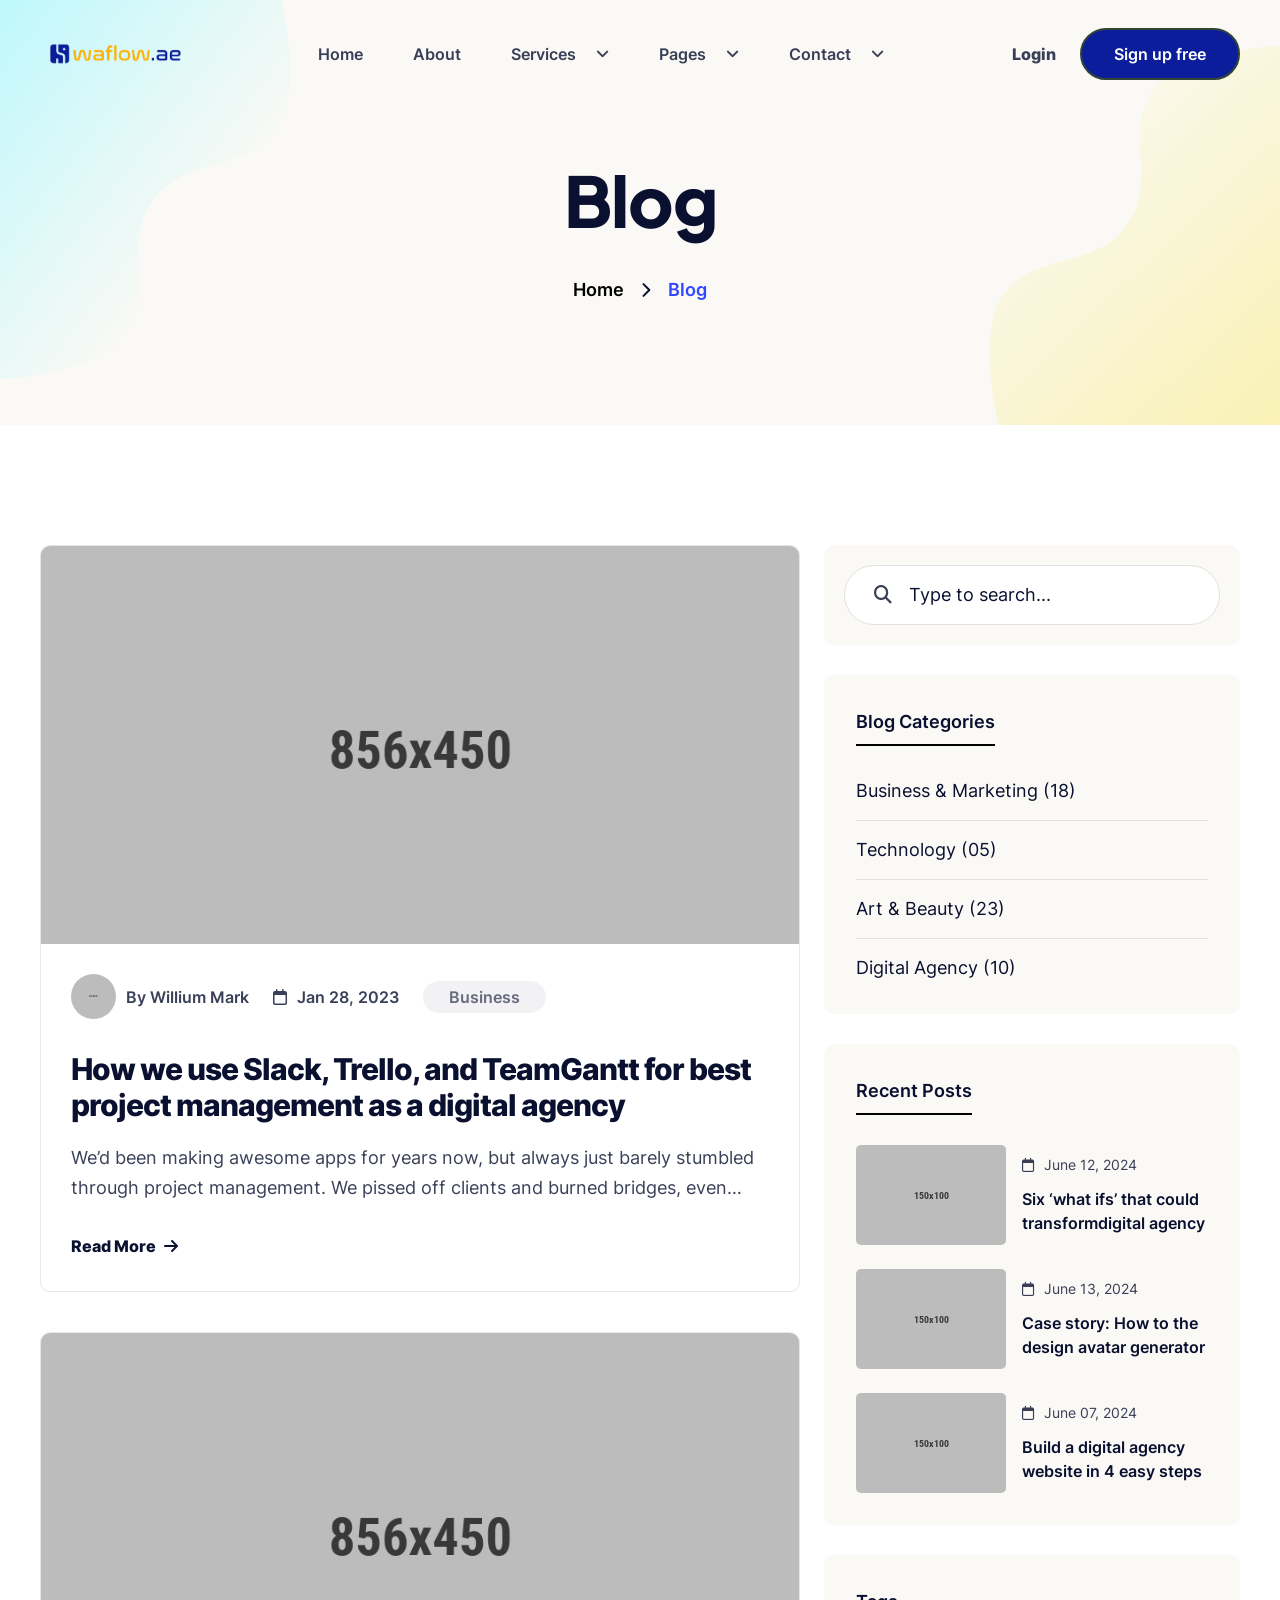
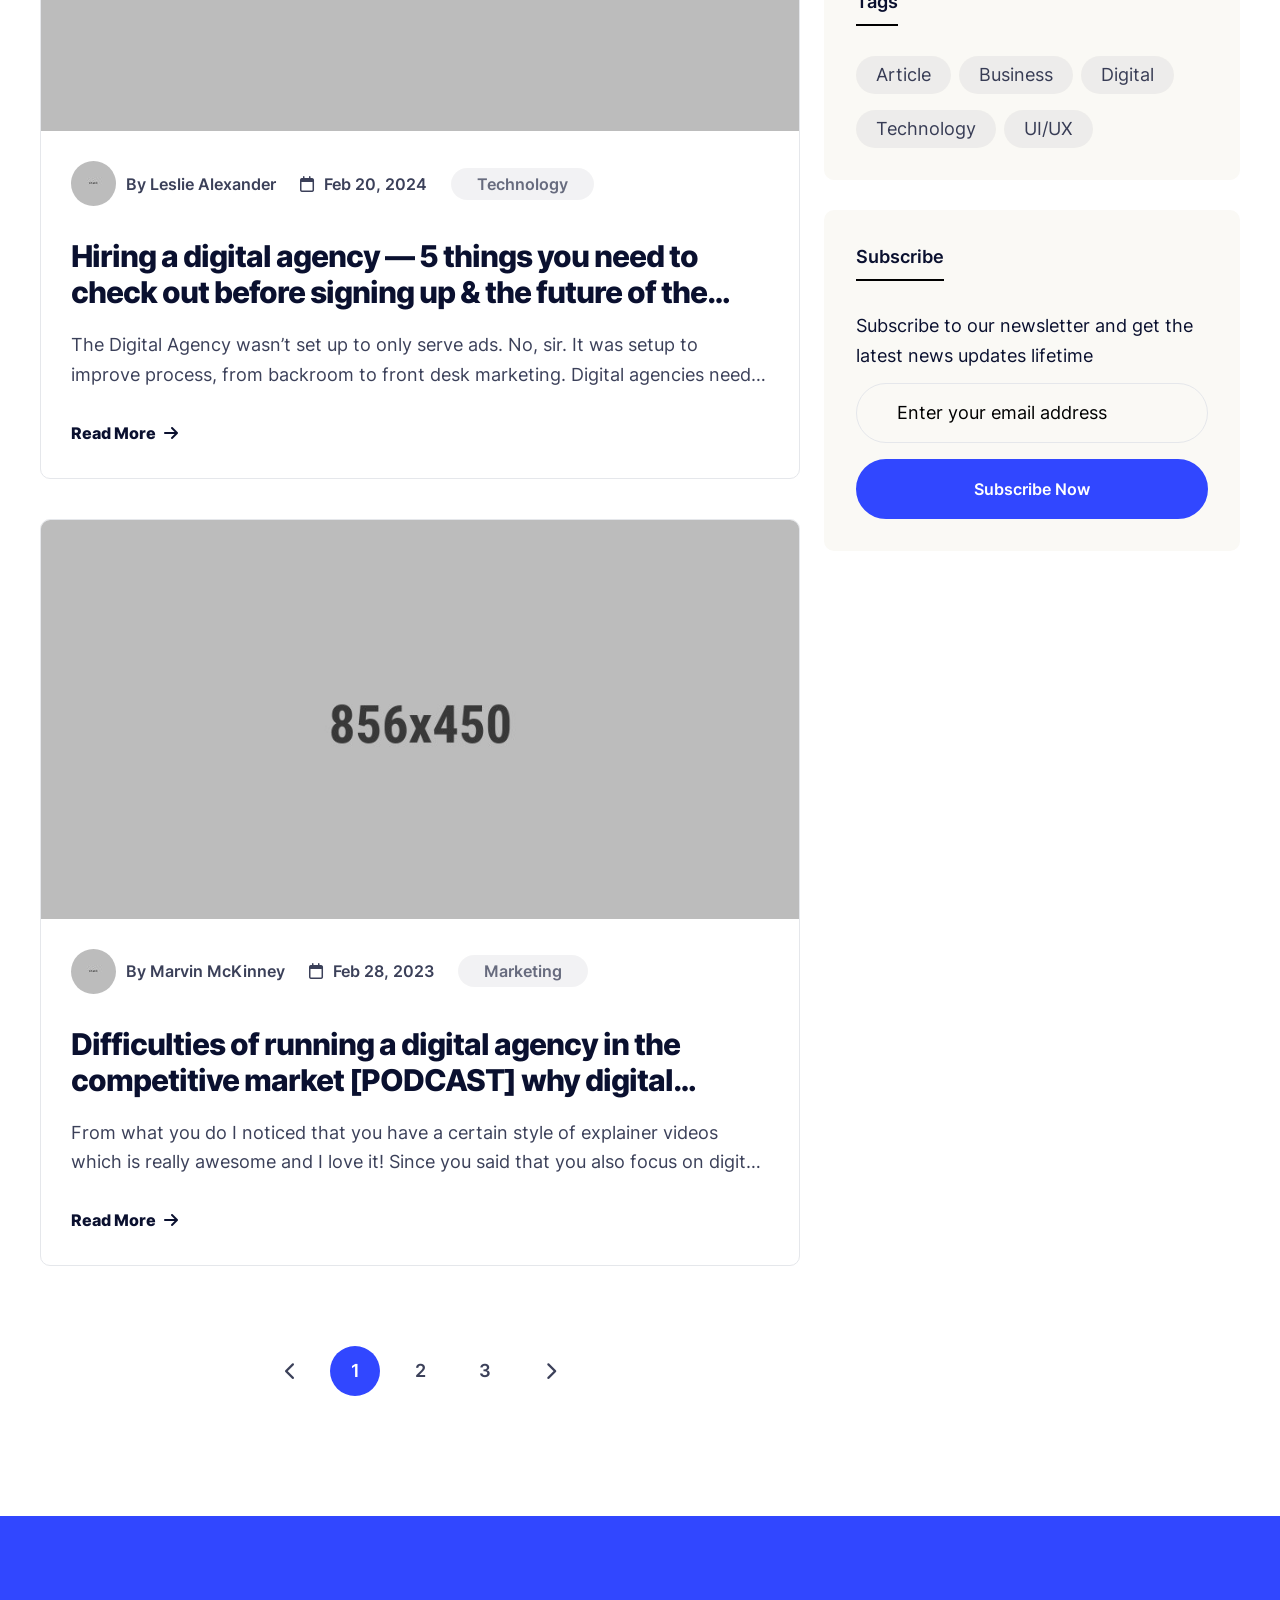
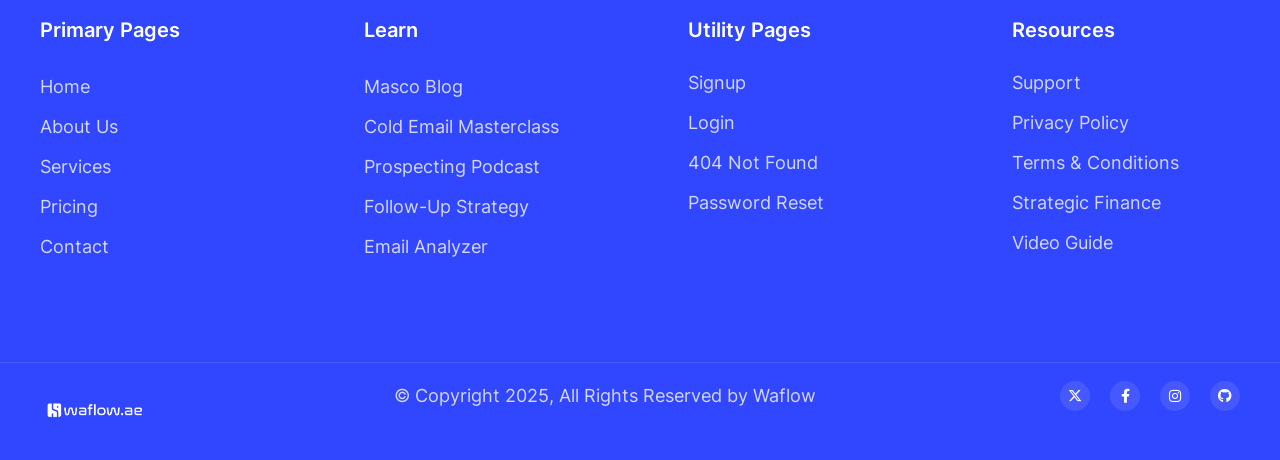
<file: blog.html>
<!doctype html>
<html lang="en">

<head>
    <meta charset="UTF-8" />
    <meta name="viewport" content="width=device-width, initial-scale=1.0" />
    <title>Masco - Saas Software Startup Tailwind Template</title>
    <meta name="description" content="AIMass Tailwind based SASS Template" />

    <!-- Favicon  -->
    <link rel="icon" href="assets/img/favicon.png" />

    <!-- Icon Font -->
    <link rel="stylesheet" href="assets/fonts/iconfonts/font-awesome/stylesheet.css" />
    <!-- Site font -->
    <link rel="stylesheet" href="assets/fonts/webfonts/inter/stylesheet.css" />
    <link rel="stylesheet" href="assets/fonts/webfonts/plus-jakarta-sans/stylesheet.css" />

    <!-- Vendor CSS -->
    <link rel="stylesheet" href="assets/css/vendors/swiper-bundle.min.css" />
    <link rel="stylesheet" href="assets/css/vendors/jos.css" />
    <link rel="stylesheet" href="assets/css/vendors/menu.css" />

    <!-- Custom CSS -->
    <link rel="stylesheet" href="assets/css/custom.css" />

    <!-- Development css -->
    <link href="assets/css/style.css" rel="stylesheet" />

    <!-- Production css -->
    <!-- <link rel="stylesheet" href="assets/css/style.min.css"> -->
</head>

<body>
    <div class="page-wrapper relative z-[1] bg-white">
        <!--...::: Header Start :::... -->
        <header class="site-header site-header--absolute is--white py-3" id="sticky-menu">
            <div class="container-default">
                <div class="flex items-center justify-between gap-x-8">
                    <!-- Header Logo -->
                    <a href="index.html" class="">
                        <img src="assets/img/waflow.png" alt="Masco" width="150" height="24" />
                    </a>
                    <!-- Header Logo -->

                    <!-- Header Navigation -->
                    <div class="menu-block-wrapper">
                        <div class="menu-overlay"></div>
                        <nav class="menu-block" id="append-menu-header">
                            <div class="mobile-menu-head">
                                <div class="go-back">
                                    <i class="fa-solid fa-angle-left"></i>
                                </div>
                                <div class="current-menu-title"></div>
                                <div class="mobile-menu-close">&times;</div>
                            </div>
                            <ul class="site-menu-main">
                                <li class="nav-item nav-item-has-children">
                                    <a href="#" class="nav-link-item drop-trigger">Home 
                                    </a>
                                   
                                </li>
                                <li class="nav-item">
                                    <a href="about.html" class="nav-link-item">About</a>
                                </li>
                                <li class="nav-item nav-item-has-children">
                                    <a href="#" class="nav-link-item drop-trigger">Services
                                        <i class="fa-solid fa-angle-down"></i>
                                    </a>
                                    <ul class="sub-menu" id="submenu-2">
                                        <li class="sub-menu--item">
                                            <a href="services.html">Services</a>
                                        </li>
                                        <li class="sub-menu--item">
                                            <a href="service-details.html">Service Details</a>
                                        </li>
                                    </ul>
                                </li>
                                <li class="nav-item nav-item-has-children">
                                    <a href="#" class="nav-link-item drop-trigger">Pages <i class="fa-solid fa-angle-down"></i>
                                    </a>
                                    <ul class="sub-menu" id="submenu-3">
                                        <li class="sub-menu--item nav-item-has-children">
                                            <a href="#" data-menu-get="h3" class="drop-trigger">blogs <i class="fa-solid fa-angle-right"></i></a>
                                            <ul class="sub-menu shape-none" id="submenu-4">
                                                <li class="sub-menu--item">
                                                    <a href="blog.html">blogs</a>
                                                </li>
                                                <li class="sub-menu--item">
                                                    <a href="blog-details.html">blog details</a>
                                                </li>
                                            </ul>
                                        </li>
                                        
                                      
                                        
                                        <li class="sub-menu--item nav-item-has-children">
                                            <a href="#" data-menu-get="h3" class="drop-trigger">Pricing
                                                <i class="fa-solid fa-angle-right"></i>
                                            </a>
                                            <ul class="sub-menu shape-none" id="submenu-8">
                                                <li class="sub-menu--item">
                                                    <a href="pricing.html">Pricing-1</a>
                                                </li>
                                                <li class="sub-menu--item">
                                                    <a href="pricing-2.html">Pricing-2</a>
                                                </li>
                                            </ul>
                                        </li>
                                        
                                    </ul>
                                </li>
                                <li class="nav-item nav-item-has-children">
                                    <a href="#" class="nav-link-item drop-trigger">Contact
                                        <i class="fa-solid fa-angle-down"></i>
                                    </a>
                                    <ul class="sub-menu" id="submenu-11">
                                        <li class="sub-menu--item">
                                            <a href="contact.html">Contact-1</a>
                                        </li>
                                        
                                    </ul>
                                </li>
                            </ul>
                        </nav>
                    </div>
                    <!-- Header Navigation -->

                    <!-- Header User Event -->
                    <div class="flex items-center gap-6">
                        <a href="login.html" class="btn-text hidden hover:text-ColorPurple sm:inline-block">Login</a>
                        <a href="signup.html" class="btn is-lunar-green is-rounded btn-animation group hidden sm:inline-block"><span>Sign up free</span></a>
                        <!-- Responsive Offcanvas Menu Button -->
                        <div class="block lg:hidden">
                            <button id="openBtn" class="hamburger-menu mobile-menu-trigger">
                                <span></span>
                                <span></span>
                                <span></span>
                            </button>
                        </div>
                    </div>
                    <!-- Header User Event -->
                </div>
            </div>
        </header>
        <!--...::: Header End :::... -->

        <main class="main-wrapper relative overflow-hidden">
            <!--...::: Breadcrumb Section Start :::... -->
            <section class="section-breadcrumb">
                <!-- Breadcrumb Section Spacer -->
                <div class="breadcrumb-wrapper">
                    <!-- Section Container -->
                    <div class="container-default">
                        <div class="breadcrumb-block">
                            <h1 class="breadcrumb-title">Blog</h1>
                            <ul class="breadcrumb-nav">
                                <li><a href="index.html">Home</a></li>
                                <li>Blog</li>
                            </ul>
                        </div>
                    </div>
                    <!-- Section Container -->

                    <!-- Breadcrumb Shape - 1 -->
                    <div class="absolute left-0 top-0 -z-10">
                        <img src="assets/img/elements/breadcrumb-shape-1.svg" alt="hero-shape-1" width="291" height="380" />
                    </div>

                    <!-- Breadcrumb Shape - 2 -->
                    <div class="absolute bottom-0 right-0 -z-[1]">
                        <img src="assets/img/elements/breadcrumb-shape-2.svg" alt="hero-shape-2" width="291" height="380" />
                    </div>
                </div>
                <!-- Breadcrumb Section Spacer -->
            </section>
            <!--...::: Breadcrumb Section End :::... -->

            <!--...::: Blog Section Start :::... -->
            <section class="blog-section">
                <!-- Section Spacer -->
                <div class="section-space">
                    <!-- Section Container -->
                    <div class="container-default">
                        <div class="grid grid-cols-1 gap-x-6 gap-y-10 lg:grid-cols-[1fr,minmax(416px,_0.45fr)]">
                            <div class="flex flex-col gap-y-10 lg:gap-y-14 xl:gap-y-20">
                                <!-- Blog Post List -->
                                <div class="grid gap-y-10">
                                    <!-- Blog Post Single Item -->
                                    <div class="jos">
                                        <div class="group overflow-hidden rounded-[10px] border border-[#E1E1E] bg-white hover:border-white hover:shadow-[0_4px_60px_rgba(10,16,47,0.08)]">
                                            <a href="blog-details.html" class="block overflow-hidden">
                                                <img src="assets/img/th-1/blog-main-1.jpg" alt="blog-main-1" width="856" height="450" class="h-auto w-full scale-100 object-cover transition-all duration-300 group-hover:scale-105" />
                                            </a>
                                            <div class="p-[30px]">
                                                <!-- Blog Post Meta -->
                                                <ul class="flex flex-wrap items-center gap-4 text-base font-semibold sm:gap-6">
                                                    <li>
                                                        <a href="blog-details.html" class="flex items-center gap-x-[10px] hover:text-ColorBlue">
                                                            <img src="assets/img/th-1/blog-author-img-1.jpg" alt="blog-author-img-1" width="45" height="45" class="rounded-[50%]" />
                                                            By Willium Mark
                                                        </a>
                                                    </li>
                                                    <li>
                                                        <a href="blog-details.html" class="flex items-center gap-x-[10px] hover:text-ColorBlue">
                                                            <i class="fa-regular fa-calendar"></i>
                                                            Jan 28, 2023
                                                        </a>
                                                    </li>
                                                    <li>
                                                        <a href="blog-details.html" class="rounded-[50px] bg-ColorBlack/5 px-[26px] py-1.5 text-ColorBlack/60 hover:bg-ColorBlue hover:text-white">Business</a>
                                                    </li>
                                                </ul>
                                                <!-- Blog Post Meta -->
                                                <h2 class="mb-5 mt-8 line-clamp-2 font-body text-2xl font-bold leading-[1.4] -tracking-[1px] lg:text-3xl">
                                                    <a href="blog-details.html">
                                                        How we use Slack, Trello, and TeamGantt for best
                                                        project management as a digital agency</a>
                                                </h2>
                                                <p class="mb-7 line-clamp-2 last:mb-0">
                                                    We’d been making awesome apps for years now, but
                                                    always just barely stumbled through project
                                                    management. We pissed off clients and burned
                                                    bridges, even though we were...
                                                </p>
                                                <a href="blog-details.html" class="inline-flex items-center gap-x-2 text-base font-bold text-ColorBlack group-hover:text-ColorBlue">Read More
                                                    <span class="transition-all duration-300 ease-in-out group-hover:translate-x-2">
                                                        <i class="fa-solid fa-arrow-right"></i>
                                                    </span>
                                                </a>
                                            </div>
                                        </div>
                                    </div>
                                    <!-- Blog Post Single Item -->
                                    <!-- Blog Post Single Item -->
                                    <div class="jos">
                                        <div class="group overflow-hidden rounded-[10px] border border-[#E1E1E] bg-white hover:border-white hover:shadow-[0_4px_60px_rgba(10,16,47,0.08)]">
                                            <a href="blog-details.html" class="block overflow-hidden">
                                                <img src="assets/img/th-1/blog-main-2.jpg" alt="blog-main-2" width="856" height="450" class="h-auto w-full scale-100 object-cover transition-all duration-300 group-hover:scale-105" />
                                            </a>
                                            <div class="p-[30px]">
                                                <!-- Blog Post Meta -->
                                                <ul class="flex flex-wrap items-center gap-4 text-base font-semibold sm:gap-6">
                                                    <li>
                                                        <a href="blog-details.html" class="flex items-center gap-x-[10px] hover:text-ColorBlue">
                                                            <img src="assets/img/th-1/blog-author-img-2.jpg" alt="blog-author-img-2" width="45" height="45" class="rounded-[50%]" />
                                                            By Leslie Alexander
                                                        </a>
                                                    </li>
                                                    <li>
                                                        <a href="blog-details.html" class="flex items-center gap-x-[10px] hover:text-ColorBlue">
                                                            <i class="fa-regular fa-calendar"></i>
                                                            Feb 20, 2024
                                                        </a>
                                                    </li>
                                                    <li>
                                                        <a href="blog-details.html" class="rounded-[50px] bg-ColorBlack/5 px-[26px] py-1.5 text-ColorBlack/60 hover:bg-ColorBlue hover:text-white">Technology</a>
                                                    </li>
                                                </ul>
                                                <!-- Blog Post Meta -->
                                                <h2 class="mb-5 mt-8 line-clamp-2 font-body text-2xl font-bold leading-[1.4] -tracking-[1px] lg:text-3xl">
                                                    <a href="blog-details.html">
                                                        Hiring a digital agency — 5 things you need to
                                                        check out before signing up & the future of the
                                                        digital agency</a>
                                                </h2>
                                                <p class="mb-7 line-clamp-2 last:mb-0">
                                                    The Digital Agency wasn’t set up to only serve ads.
                                                    No, sir. It was setup to improve process, from
                                                    backroom to front desk marketing. Digital agencies
                                                    need to be able to help clients...
                                                </p>
                                                <a href="blog-details.html" class="inline-flex items-center gap-x-2 text-base font-bold text-ColorBlack group-hover:text-ColorBlue">Read More
                                                    <span class="transition-all duration-300 ease-in-out group-hover:translate-x-2">
                                                        <i class="fa-solid fa-arrow-right"></i>
                                                    </span>
                                                </a>
                                            </div>
                                        </div>
                                    </div>
                                    <!-- Blog Post Single Item -->
                                    <!-- Blog Post Single Item -->
                                    <div class="jos">
                                        <div class="group overflow-hidden rounded-[10px] border border-[#E1E1E] bg-white hover:border-white hover:shadow-[0_4px_60px_rgba(10,16,47,0.08)]">
                                            <a href="blog-details.html" class="block overflow-hidden">
                                                <img src="assets/img/th-1/blog-main-3.jpg" alt="blog-main-3" width="856" height="450" class="h-auto w-full scale-100 object-cover transition-all duration-300 group-hover:scale-105" />
                                            </a>
                                            <div class="p-[30px]">
                                                <!-- Blog Post Meta -->
                                                <ul class="flex flex-wrap items-center gap-4 text-base font-semibold sm:gap-6">
                                                    <li>
                                                        <a href="blog-details.html" class="flex items-center gap-x-[10px] hover:text-ColorBlue">
                                                            <img src="assets/img/th-1/blog-author-img-3.jpg" alt="blog-author-img-3" width="45" height="45" class="rounded-[50%]" />
                                                            By Marvin McKinney
                                                        </a>
                                                    </li>
                                                    <li>
                                                        <a href="blog-details.html" class="flex items-center gap-x-[10px] hover:text-ColorBlue">
                                                            <i class="fa-regular fa-calendar"></i>
                                                            Feb 28, 2023
                                                        </a>
                                                    </li>
                                                    <li>
                                                        <a href="blog-details.html" class="rounded-[50px] bg-ColorBlack/5 px-[26px] py-1.5 text-ColorBlack/60 hover:bg-ColorBlue hover:text-white">Marketing</a>
                                                    </li>
                                                </ul>
                                                <!-- Blog Post Meta -->
                                                <h2 class="mb-5 mt-8 line-clamp-2 font-body text-2xl font-bold leading-[1.4] -tracking-[1px] lg:text-3xl">
                                                    <a href="blog-details.html">
                                                        Difficulties of running a digital agency in the
                                                        competitive market [PODCAST] why digital agency
                                                        sucks</a>
                                                </h2>
                                                <p class="mb-7 line-clamp-2 last:mb-0">
                                                    From what you do I noticed that you have a certain
                                                    style of explainer videos which is really awesome
                                                    and I love it! Since you said that you also focus on
                                                    digital products...
                                                </p>
                                                <a href="blog-details.html" class="inline-flex items-center gap-x-2 text-base font-bold text-ColorBlack group-hover:text-ColorBlue">Read More
                                                    <span class="transition-all duration-300 ease-in-out group-hover:translate-x-2">
                                                        <i class="fa-solid fa-arrow-right"></i>
                                                    </span>
                                                </a>
                                            </div>
                                        </div>
                                    </div>
                                    <!-- Blog Post Single Item -->
                                </div>
                                <!-- Blog Post List -->
                                <!-- Pagination -->
                                <nav aria-label="Pagination" class="jos flex justify-center" data-jos_animation="fade">
                                    <ul class="flex gap-x-[15px]">
                                        <li>
                                            <a href="#" aria-label="Previous" class="group flex h-10 w-10 items-center justify-center rounded-[50%] bg-white font-semibold transition-all duration-300 hover:bg-ColorBlue hover:text-white lg:h-[50px] lg:w-[50px]">
                                                <i class="fa-solid fa-chevron-left"></i>
                                            </a>
                                        </li>
                                        <li>
                                            <a href="#" aria-current="page" class="group flex h-10 w-10 items-center justify-center rounded-[50%] bg-ColorBlue font-semibold text-white transition-all duration-300 hover:bg-ColorBlue hover:text-white lg:h-[50px] lg:w-[50px]">1</a>
                                        </li>
                                        <li>
                                            <a href="#" class="group flex h-10 w-10 items-center justify-center rounded-[50%] bg-white font-semibold transition-all duration-300 hover:bg-ColorBlue hover:text-white lg:h-[50px] lg:w-[50px]">2</a>
                                        </li>
                                        <li>
                                            <a href="#" class="group flex h-10 w-10 items-center justify-center rounded-[50%] bg-white font-semibold transition-all duration-300 hover:bg-ColorBlue hover:text-white lg:h-[50px] lg:w-[50px]">3</a>
                                        </li>
                                        <li>
                                            <a href="#" aria-label="Previous" class="group flex h-10 w-10 items-center justify-center rounded-[50%] bg-white font-semibold transition-all duration-300 hover:bg-ColorBlue hover:text-white lg:h-[50px] lg:w-[50px]">
                                                <i class="fa-solid fa-chevron-right"></i>
                                            </a>
                                        </li>
                                    </ul>
                                </nav>
                                <!-- Pagination -->
                            </div>
                            <!-- Blog Aside -->
                            <aside class="jos flex flex-col gap-y-[30px]">
                                <!-- Single Sidebar -->
                                <div class="rounded-[10px] bg-ColorOffWhite p-5">
                                    <!-- Sidebar Search -->
                                    <form action="#" method="post" class="relative h-[60px]">
                                        <input type="search" name="sidebar-search" id="sidebar-search" placeholder="Type to search..." class="focus:border-colortext-ColorBlue h-full w-full rounded-[50px] border border-[#E1E1E1] bg-white py-[15px] pl-16 pr-8 text-lg text-ColorBlack outline-none transition-all placeholder:text-ColorBlack" required />
                                        <button type="submit" class="absolute left-[30px] top-0 h-full hover:text-ColorBlue">
                                            <i class="fa-solid fa-magnifying-glass"></i>
                                        </button>
                                    </form>
                                    <!-- Sidebar Search -->
                                </div>
                                <!-- Single Sidebar -->
                                <!-- Single Sidebar -->
                                <div class="rounded-[10px] bg-ColorOffWhite p-8">
                                    <div class="relative mb-[30px] inline-block pb-[10px] text-lg font-semibold text-ColorBlack after:absolute after:bottom-0 after:left-0 after:h-[2px] after:w-full after:bg-black">
                                        Blog Categories
                                    </div>
                                    <!-- Blog Categories List -->
                                    <ul class="text-ColorBlack">
                                        <li class="border-b border-ColorBlack/10 pb-[14px] pt-[14px] first:pt-0 last:border-b-0 last:pb-0">
                                            <a href="blog-details.html" class="hover:text-ColorBlue">Business & Marketing (18)</a>
                                        </li>
                                        <li class="border-b border-ColorBlack/10 pb-[14px] pt-[14px] first:pt-0 last:border-b-0 last:pb-0">
                                            <a href="blog-details.html" class="hover:text-ColorBlue">Technology (05)</a>
                                        </li>
                                        <li class="border-b border-ColorBlack/10 pb-[14px] pt-[14px] first:pt-0 last:border-b-0 last:pb-0">
                                            <a href="blog-details.html" class="hover:text-ColorBlue">Art & Beauty (23)</a>
                                        </li>
                                        <li class="border-b border-ColorBlack/10 pb-[14px] pt-[14px] first:pt-0 last:border-b-0 last:pb-0">
                                            <a href="blog-details.html" class="hover:text-ColorBlue">Digital Agency (10)</a>
                                        </li>
                                    </ul>
                                    <!-- Blog Categories List -->
                                </div>
                                <!-- Single Sidebar -->
                                <!-- Single Sidebar -->
                                <div class="rounded-[10px] bg-ColorOffWhite p-8">
                                    <div class="relative mb-[30px] inline-block pb-[10px] text-lg font-semibold text-ColorBlack after:absolute after:bottom-0 after:left-0 after:h-[2px] after:w-full after:bg-black">
                                        Recent Posts
                                    </div>

                                    <!-- Blog Recent Post List -->
                                    <ul class="flex flex-col gap-y-6">
                                        <li class="group flex flex-col items-center gap-x-4 gap-y-4 sm:flex-row">
                                            <a href="blog-details.html" class="inline-block h-[100px] w-full overflow-hidden rounded-[5px] sm:w-[150px]">
                                                <img src="assets/img/th-1/blog-recent-img-1.jpg" alt="blog-recent-img-1" width="150" height="100" class="h-full w-full scale-100 object-cover transition-all duration-300 group-hover:scale-105" />
                                            </a>
                                            <div class="flex w-full flex-col gap-y-3 sm:w-auto sm:flex-1">
                                                <a href="blog-details.html" class="flex items-center gap-[10px] text-sm hover:text-ColorBlue">
                                                    <i class="fa-regular fa-calendar"></i>
                                                    June 12, 2024
                                                </a>
                                                <a href="blog-details.html" class="line-clamp-2 text-base font-semibold text-ColorBlack hover:text-ColorBlue">Six ‘what ifs’ that could transformdigital agency
                                                </a>
                                            </div>
                                        </li>
                                        <li class="group flex flex-col items-center gap-x-4 gap-y-4 sm:flex-row">
                                            <a href="blog-details.html" class="inline-block h-[100px] w-full overflow-hidden rounded-[5px] sm:w-[150px]">
                                                <img src="assets/img/th-1/blog-recent-img-2.jpg" alt="blog-recent-img-2" width="150" height="100" class="h-full w-full scale-100 object-cover transition-all duration-300 group-hover:scale-105" />
                                            </a>
                                            <div class="flex w-full flex-col gap-y-3 sm:w-auto sm:flex-1">
                                                <a href="blog-details.html" class="flex items-center gap-[10px] text-sm hover:text-ColorBlue">
                                                    <i class="fa-regular fa-calendar"></i>
                                                    June 13, 2024
                                                </a>
                                                <a href="blog-details.html" class="line-clamp-2 text-base font-semibold text-ColorBlack hover:text-ColorBlue">Case story: How to the design avatar generator
                                                </a>
                                            </div>
                                        </li>
                                        <li class="group flex flex-col items-center gap-x-4 gap-y-4 sm:flex-row">
                                            <a href="blog-details.html" class="inline-block h-[100px] w-full overflow-hidden rounded-[5px] sm:w-[150px]">
                                                <img src="assets/img/th-1/blog-recent-img-3.jpg" alt="blog-recent-img-3" width="150" height="100" class="h-full w-full scale-100 object-cover transition-all duration-300 group-hover:scale-105" />
                                            </a>
                                            <div class="flex w-full flex-col gap-y-3 sm:w-auto sm:flex-1">
                                                <a href="blog-details.html" class="flex items-center gap-[10px] text-sm hover:text-ColorBlue">
                                                    <i class="fa-regular fa-calendar"></i>
                                                    June 07, 2024
                                                </a>
                                                <a href="blog-details.html" class="line-clamp-2 text-base font-semibold text-ColorBlack hover:text-ColorBlue">Build a digital agency website in 4 easy steps
                                                </a>
                                            </div>
                                        </li>
                                    </ul>
                                    <!-- Blog Recent Post List -->
                                </div>
                                <!-- Single Sidebar -->
                                <!-- Single Sidebar -->
                                <div class="rounded-[10px] bg-ColorOffWhite p-8">
                                    <div class="relative mb-[30px] inline-block pb-[10px] text-lg font-semibold text-ColorBlack after:absolute after:bottom-0 after:left-0 after:h-[2px] after:w-full after:bg-black">
                                        Tags
                                    </div>

                                    <!-- Blog Tags Post List -->
                                    <ul class="flex flex-wrap gap-x-2 gap-y-4">
                                        <li>
                                            <a href="blog-details.html" class="inline-block rounded-[55px] bg-ColorBlack bg-opacity-5 px-5 py-1 hover:bg-ColorBlue hover:text-white">Article</a>
                                        </li>
                                        <li>
                                            <a href="blog-details.html" class="inline-block rounded-[55px] bg-ColorBlack bg-opacity-5 px-5 py-1 hover:bg-ColorBlue hover:text-white">Business</a>
                                        </li>
                                        <li>
                                            <a href="blog-details.html" class="inline-block rounded-[55px] bg-ColorBlack bg-opacity-5 px-5 py-1 hover:bg-ColorBlue hover:text-white">Digital</a>
                                        </li>
                                        <li>
                                            <a href="blog-details.html" class="inline-block rounded-[55px] bg-ColorBlack bg-opacity-5 px-5 py-1 hover:bg-ColorBlue hover:text-white">Technology</a>
                                        </li>
                                        <li>
                                            <a href="blog-details.html" class="inline-block rounded-[55px] bg-ColorBlack bg-opacity-5 px-5 py-1 hover:bg-ColorBlue hover:text-white">UI/UX</a>
                                        </li>
                                    </ul>
                                    <!-- Blog Tags Post List -->
                                </div>
                                <!-- Single Sidebar -->
                                <!-- Single Sidebar -->
                                <div class="rounded-[10px] bg-ColorOffWhite p-8">
                                    <div class="relative mb-[30px] inline-block pb-[10px] text-lg font-semibold text-ColorBlack after:absolute after:bottom-0 after:left-0 after:h-[2px] after:w-full after:bg-black">
                                        Subscribe
                                    </div>

                                    <p class="mb-3 text-ColorBlack">
                                        Subscribe to our newsletter and get the latest news
                                        updates lifetime
                                    </p>

                                    <form action="#" method="post" class="flex flex-col">
                                        <input type="email" name="sidebar-newsletter" id="sidebar-newsletter" placeholder="Enter your email address" class="border-colorCodGray focus:border-colortext-ColorBlue h-[60px] w-full rounded-[50px] border bg-transparent px-10 py-[15px] text-lg outline-none transition-all placeholder:text-black" required />
                                        <button type="submit" class="btn is-blue is-rounded is-large group mt-8 lg:mt-4">
                                            Subscribe Now
                                        </button>
                                    </form>
                                </div>
                                <!-- Single Sidebar -->
                            </aside>
                            <!-- Blog Aside -->
                        </div>
                    </div>
                    <!-- Section Container -->
                </div>
                <!-- Section Spacer -->
            </section>
            <!--...::: Blog Section End :::... -->
        </main>

        <!--...::: Footer Section Start :::... -->
       <footer class="section-footer">
            <div class="bg-ColorBlue">
                <!-- Footer Area Center -->
                <div class="text-white">
                    <!-- Footer Center Spacing -->
                    <div class="py-[60px] lg:py-20 xl:py-[100px]">
                        <!-- Section Container -->
                        <div class="container-default">
                            <!-- Footer Widget List -->
                            <div class="grid gap-x-16 gap-y-10 sm:grid-cols-2 lg:grid-cols-4 xl:gap-x-24 xxl:gap-x-[134px]">
                                <!-- Footer Widget Item -->
                                <div class="flex flex-col gap-y-7">
                                    <!-- Footer Widget Title -->
                                    <div class="text-xl font-semibold capitalize">
                                        Primary Pages
                                    </div>
                                    <!-- Footer Navbar -->
                                    <ul class="flex flex-col gap-y-[10px] capitalize">
                                        <li>
                                            <a href="index.html" class="hover:opcity-100 text-[#FDFBF9]/80 underline-offset-4 transition-all duration-300 ease-linear hover:underline">Home</a>
                                        </li>
                                        <li>
                                            <a href="about.html" class="hover:opcity-100 text-[#FDFBF9]/80 underline-offset-4 transition-all duration-300 ease-linear hover:underline">About Us</a>
                                        </li>
                                        <li>
                                            <a href="services.html" class="hover:opcity-100 text-[#FDFBF9]/80 underline-offset-4 transition-all duration-300 ease-linear hover:underline">Services</a>
                                        </li>
                                        <li>
                                            <a href="pricing.html" class="hover:opcity-100 text-[#FDFBF9]/80 underline-offset-4 transition-all duration-300 ease-linear hover:underline">pricing</a>
                                        </li>
                                        <li>
                                            <a href="contact.html" class="hover:opcity-100 text-[#FDFBF9]/80 underline-offset-4 transition-all duration-300 ease-linear hover:underline">Contact</a>
                                        </li>
                                    </ul>
                                </div>
                                <!-- Footer Widget Item -->

                                <!-- Footer Widget Item -->
                                <div class="flex flex-col gap-y-7">
                                    <!-- Footer Widget Title -->
                                    <div class="text-xl font-semibold capitalize">Learn</div>
                                    <!-- Footer Navbar -->
                                    <ul class="flex flex-col gap-y-[10px] capitalize">
                                        <li>
                                            <a href="blog.html" class="hover:opcity-100 text-[#FDFBF9]/80 underline-offset-4 transition-all duration-300 ease-linear hover:underline">Masco Blog</a>
                                        </li>
                                        <li>
                                            <a href="index-6.html" class="hover:opcity-100 text-[#FDFBF9]/80 underline-offset-4 transition-all duration-300 ease-linear hover:underline">Cold Email Masterclass</a>
                                        </li>
                                        <li>
                                            <a href="#" class="hover:opcity-100 text-[#FDFBF9]/80 underline-offset-4 transition-all duration-300 ease-linear hover:underline">Prospecting Podcast</a>
                                        </li>
                                        <li>
                                            <a href="#" class="hover:opcity-100 text-[#FDFBF9]/80 underline-offset-4 transition-all duration-300 ease-linear hover:underline">Follow-Up Strategy</a>
                                        </li>
                                        <li>
                                            <a href="#" class="hover:opcity-100 text-[#FDFBF9]/80 underline-offset-4 transition-all duration-300 ease-linear hover:underline">Email Analyzer</a>
                                        </li>
                                    </ul>
                                </div>
                                <!-- Footer Widget Item -->

                                <!-- Footer Widget Item -->
                                <div class="flex flex-col gap-y-6">
                                    <!-- Footer Title -->
                                    <div class="text-xl font-semibold capitalize">
                                        Utility pages
                                    </div>
                                    <!-- Footer Title -->

                                    <!-- Footer Navbar -->
                                    <ul class="flex flex-col gap-y-[10px] capitalize">
                                        <li>
                                            <a href="signup.html" class="hover:opcity-100 text-[#FDFBF9]/80 underline-offset-4 transition-all duration-300 ease-linear hover:underline">Signup</a>
                                        </li>
                                        <li>
                                            <a href="login.html" class="hover:opcity-100 text-[#FDFBF9]/80 underline-offset-4 transition-all duration-300 ease-linear hover:underline">Login</a>
                                        </li>
                                        <li>
                                            <a href="error-404.html" class="hover:opcity-100 text-[#FDFBF9]/80 underline-offset-4 transition-all duration-300 ease-linear hover:underline">404 Not found</a>
                                        </li>
                                        <li>
                                            <a href="reset-password.html" class="hover:opcity-100 text-[#FDFBF9]/80 underline-offset-4 transition-all duration-300 ease-linear hover:underline">Password Reset</a>
                                        </li>
                                    </ul>
                                </div>
                                <!-- Footer Widget Item-->

                                <!-- Footer Widget Item -->
                                <div class="flex flex-col gap-y-6">
                                    <!-- Footer Title -->
                                    <div class="text-xl font-semibold capitalize">
                                        Resources
                                    </div>
                                    <!-- Footer Title -->

                                    <!-- Footer Navbar -->
                                    <ul class="flex flex-col gap-y-[10px] capitalize">
                                        <li>
                                            <a href="https://www.example.com/" target="_blank" rel="noopener noreferrer" class="hover:opcity-100 text-[#FDFBF9]/80 underline-offset-4 transition-all duration-300 ease-linear hover:underline">Support</a>
                                        </li>
                                        <li>
                                            <a href="https://www.example.com/" target="_blank" rel="noopener noreferrer" class="hover:opcity-100 text-[#FDFBF9]/80 underline-offset-4 transition-all duration-300 ease-linear hover:underline">Privacy policy</a>
                                        </li>
                                        <li>
                                            <a href="https://www.example.com/" target="_blank" rel="noopener noreferrer" class="hover:opcity-100 text-[#FDFBF9]/80 underline-offset-4 transition-all duration-300 ease-linear hover:underline">Terms & Conditions</a>
                                        </li>
                                        <li>
                                            <a href="https://www.example.com/" target="_blank" rel="noopener noreferrer" class="hover:opcity-100 text-[#FDFBF9]/80 underline-offset-4 transition-all duration-300 ease-linear hover:underline">Strategic finance</a>
                                        </li>
                                        <li>
                                            <a href="https://www.example.com/" target="_blank" rel="noopener noreferrer" class="hover:opcity-100 text-[#FDFBF9]/80 underline-offset-4 transition-all duration-300 ease-linear hover:underline">Video guide</a>
                                        </li>
                                    </ul>
                                </div>
                                <!-- Footer Widget Item -->
                            </div>
                            <!-- Footer Widget List -->
                        </div>
                        <!-- Section Container -->
                    </div>
                    <!-- Footer Center Spacing -->
                </div>
                <!-- Footer Area Center -->

                <div class="horizontal-line bg-white"></div>

                <!-- Footer Area Bottom -->
                <div>
                    <!-- Footer Bottom Spacing -->
                    <div class="py-[18px]">
                        <!-- Section Container -->
                        <div class="container-default">
                            <div class="flex flex-col items-center gap-5 lg:flex-row lg:items-start lg:justify-between">
                                <a href="index.html">
                                    <img src="assets/img/waflowlight.png" alt="Masco" width="109" height="24" />
                                </a>
                                <div class="text-center text-[#FDFBF9]/80">
                                    &copy; Copyright 2025, All Rights Reserved by Waflow
                                </div>
                                <!-- Footer Social Link -->
                                <div class="flex flex-wrap gap-5">
                                    <a href="https://twitter.com" target="_blank" rel="noopener noreferrer" class="flex h-[30px] w-[30px] items-center justify-center rounded-[50%] bg-white/10 text-sm text-white transition-all duration-300 hover:bg-ColorCorn hover:text-ColorLunarGreen" aria-label="twitter">
                                        <i class="fa-brands fa-x-twitter"></i>
                                    </a>
                                    <a href="https://www.facebook.com/" target="_blank" rel="noopener noreferrer" class="flex h-[30px] w-[30px] items-center justify-center rounded-[50%] bg-white/10 text-sm text-white transition-all duration-300 hover:bg-ColorCorn hover:text-ColorLunarGreen" aria-label="facebook">
                                        <i class="fa-brands fa-facebook-f"></i>
                                    </a>
                                    <a href="https://www.instagram.com/" target="_blank" rel="noopener noreferrer" class="flex h-[30px] w-[30px] items-center justify-center rounded-[50%] bg-white/10 text-sm text-white transition-all duration-300 hover:bg-ColorCorn hover:text-ColorLunarGreen" aria-label="instagram">
                                        <i class="fa-brands fa-instagram"></i>
                                    </a>
                                    <a href="https://www.github.com/" target="_blank" rel="noopener noreferrer" class="flex h-[30px] w-[30px] items-center justify-center rounded-[50%] bg-white/10 text-sm text-white transition-all duration-300 hover:bg-ColorCorn hover:text-ColorLunarGreen" aria-label="github">
                                        <i class="fa-brands fa-github"></i>
                                    </a>
                                </div>
                            </div>
                        </div>
                        <!-- Section Container -->
                    </div>
                    <!-- Footer Bottom Spacing -->
                </div>
                <!-- Footer Area Bottom -->
            </div>
        </footer>
        <!--...::: Footer Section End :::... -->
    </div>

    <!--Vendor js-->
    <script src="assets/js/vendors/counterup.js" type="module"></script>
    <script src="assets/js/vendors/swiper-bundle.min.js"></script>
    <script src="assets/js/vendors/fslightbox.js"></script>
    <script src="assets/js/vendors/jos.min.js"></script>
    <script src="assets/js/vendors/menu.js"></script>

    <!-- Main js -->
    <script src="assets/js/main.js"></script>
</body>

</html>
</file>
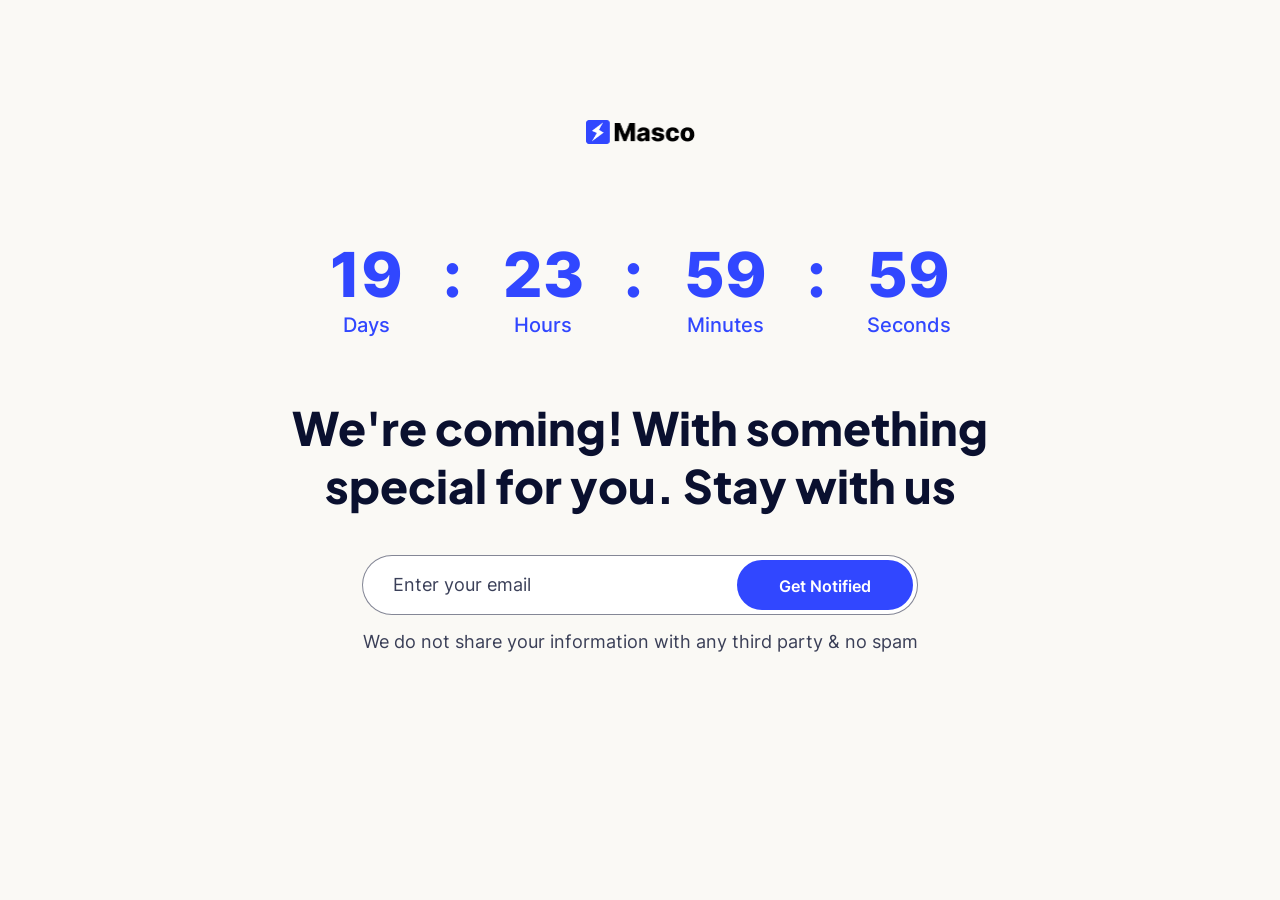
<file: coming-soon.html>
<!doctype html>
<html lang="en">

<head>
    <meta charset="UTF-8" />
    <meta name="viewport" content="width=device-width, initial-scale=1.0" />
    <title>Masco - Saas Software Startup Tailwind Template</title>
    <meta name="description" content="AIMass Tailwind based SASS Template" />

    <!-- Favicon  -->
    <link rel="icon" href="assets/img/favicon.png" />

    <!-- Icon Font -->
    <link rel="stylesheet" href="assets/fonts/iconfonts/font-awesome/stylesheet.css" />
    <!-- Site font -->
    <link rel="stylesheet" href="assets/fonts/webfonts/inter/stylesheet.css" />
    <link rel="stylesheet" href="assets/fonts/webfonts/plus-jakarta-sans/stylesheet.css" />

    <!-- Vendor CSS -->
    <link rel="stylesheet" href="assets/css/vendors/swiper-bundle.min.css" />
    <link rel="stylesheet" href="assets/css/vendors/jos.css" />
    <link rel="stylesheet" href="assets/css/vendors/menu.css" />

    <!-- Custom CSS -->
    <link rel="stylesheet" href="assets/css/custom.css" />

    <!-- Development css -->
    <link href="assets/css/style.css" rel="stylesheet" />

    <!-- Production css -->
    <!-- <link rel="stylesheet" href="assets/css/style.min.css"> -->
</head>

<body>
    <div class="page-wrapper relative z-[1] bg-ColorOffWhite">
        <main class="main-wrapper relative overflow-hidden">
            <!--...::: Sign-in Section Start :::... -->
            <section class="section-signin">
                <!-- Section Space -->
                <div class="section-space">
                    <!-- Section Container -->
                    <div class="container-default">
                        <div class="mx-auto max-w-[856px]">
                            <div class="flex flex-col items-center justify-center text-center">
                                <!-- Logo -->
                                <a href="index.html" class="mb-[60px] lg:mb-20 xl:mb-[100px]">
                                    <img src="assets/img/logo-blue-dark.png" alt="logo-blue-dark" width="109" height="24" />
                                </a>
                                <!-- Logo -->

                                <!-- Count Down Wrapper -->
                                <div class="jos mb-10 grid grid-cols-2 gap-10 text-center text-[62px] font-bold leading-none text-ColorBlue sm:flex sm:flex-row sm:gap-20 md:gap-x-[100px] lg:mb-[60px]">
                                    <div class="relative flex flex-col gap-y-[5px] after:absolute after:left-[calc(100%+_30px)] after:top-0 after:content-none last:after:content-none sm:after:content-['_:'] md:after:left-[calc(100%+_40px)]">
                                        <div class="days"></div>
                                        <span class="text-xl font-medium capitalize">Days</span>
                                    </div>

                                    <div class="relative flex flex-col gap-y-[5px] after:absolute after:left-[calc(100%+_30px)] after:top-0 after:content-none last:after:content-none sm:after:content-['_:'] md:after:left-[calc(100%+_40px)]">
                                        <div class="hours"></div>
                                        <span class="text-xl font-medium capitalize">Hours</span>
                                    </div>

                                    <div class="relative flex flex-col gap-y-[5px] after:absolute after:left-[calc(100%+_30px)] after:top-0 after:content-none last:after:content-none sm:after:content-['_:'] md:after:left-[calc(100%+_40px)]">
                                        <div class="minutes"></div>
                                        <span class="text-xl font-medium capitalize">Minutes</span>
                                    </div>

                                    <div class="relative flex flex-col gap-y-[5px] after:absolute after:left-[calc(100%+_30px)] after:top-0 after:content-none last:after:content-none sm:after:content-['_:'] md:after:left-[calc(100%+_40px)]">
                                        <div class="seconds"></div>
                                        <span class="text-xl font-medium capitalize">Seconds</span>
                                    </div>
                                </div>
                                <!-- Count Down Wrapper -->

                                <!-- Section Wrapper -->
                                <div>
                                    <!-- Section Block -->
                                    <div>
                                        <!-- Section Title -->
                                        <h2 class="mb-10">
                                            We're coming! With something special for you. Stay with
                                            us
                                        </h2>
                                        <!-- Section Title -->
                                    </div>
                                    <!-- Section Block -->
                                </div>
                                <!-- Section Wrapper -->

                                <!-- Newsletter Form -->
                                <div class="jos">
                                    <form action="#" method="post">
                                        <div class="relative h-auto w-full sm:h-[60px] sm:w-[480px] md:w-[556px]">
                                            <input type="email" name="email" id="email" class="h-full w-full rounded-[50px] border border-ColorBlack/50 px-[30px] py-[15px] outline-none transition-all duration-300 placeholder:text-ColorBlack/80 focus:border-ColorBlue" placeholder="Enter your email" required />
                                            <button type="submit" class="btn is-blue is-large is-rounded bottom-[5px] right-[5px] top-[5px] mt-6 h-[50px] leading-none hover:bg-white sm:absolute sm:mt-0">
                                                Get Notified
                                            </button>
                                        </div>
                                    </form>
                                    <p class="mt-3">
                                        We do not share your information with any third party & no
                                        spam
                                    </p>
                                </div>
                                <!-- Newsletter Form -->
                            </div>
                        </div>
                    </div>
                    <!-- Section Container -->
                </div>
                <!-- Section Space -->
            </section>
            <!--...::: Sign-in Section End :::... -->
        </main>
    </div>

    <!--Vendor js-->
    <script src="assets/js/vendors/counterup.js" type="module"></script>
    <script src="assets/js/vendors/swiper-bundle.min.js"></script>
    <script src="assets/js/vendors/fslightbox.js"></script>
    <script src="assets/js/vendors/jos.min.js"></script>
    <script src="assets/js/vendors/countdown.js"></script>

    <!-- Main js -->
    <script src="assets/js/main.js"></script>
</body>

</html>
</file>
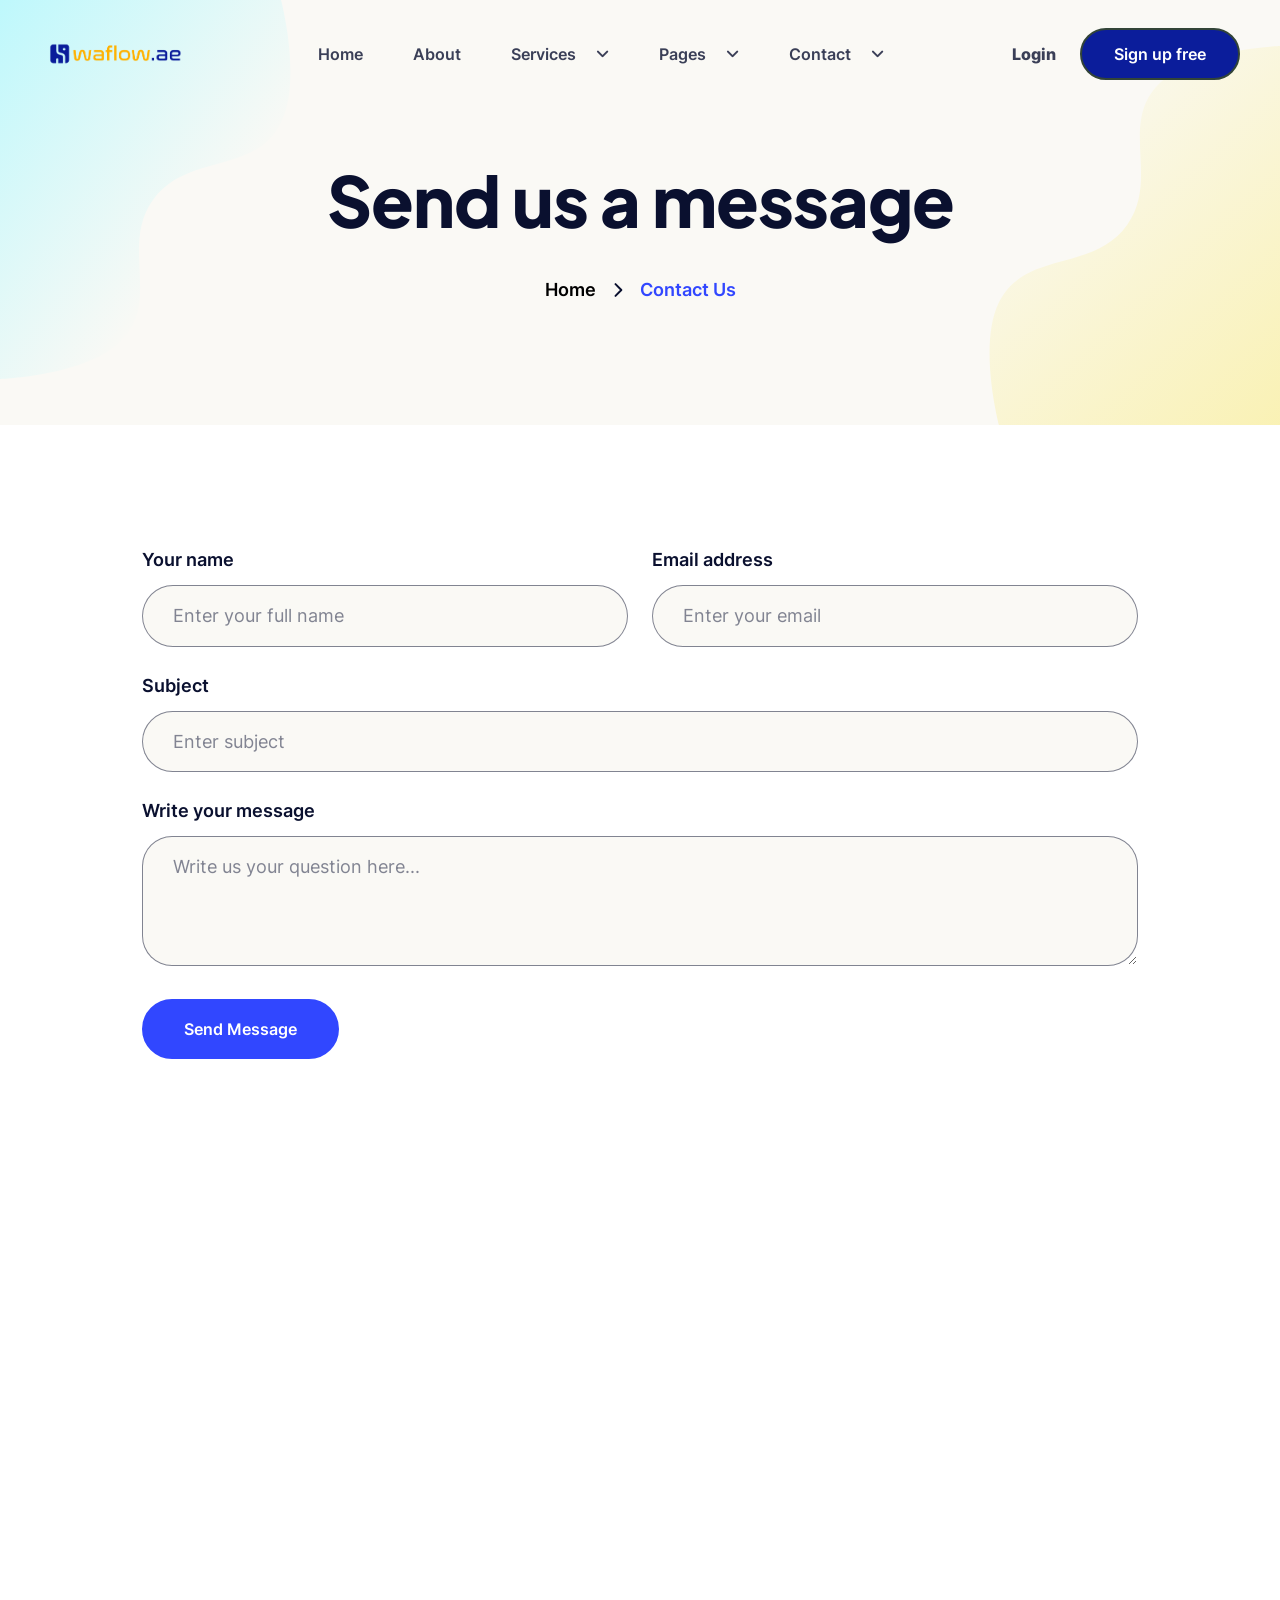
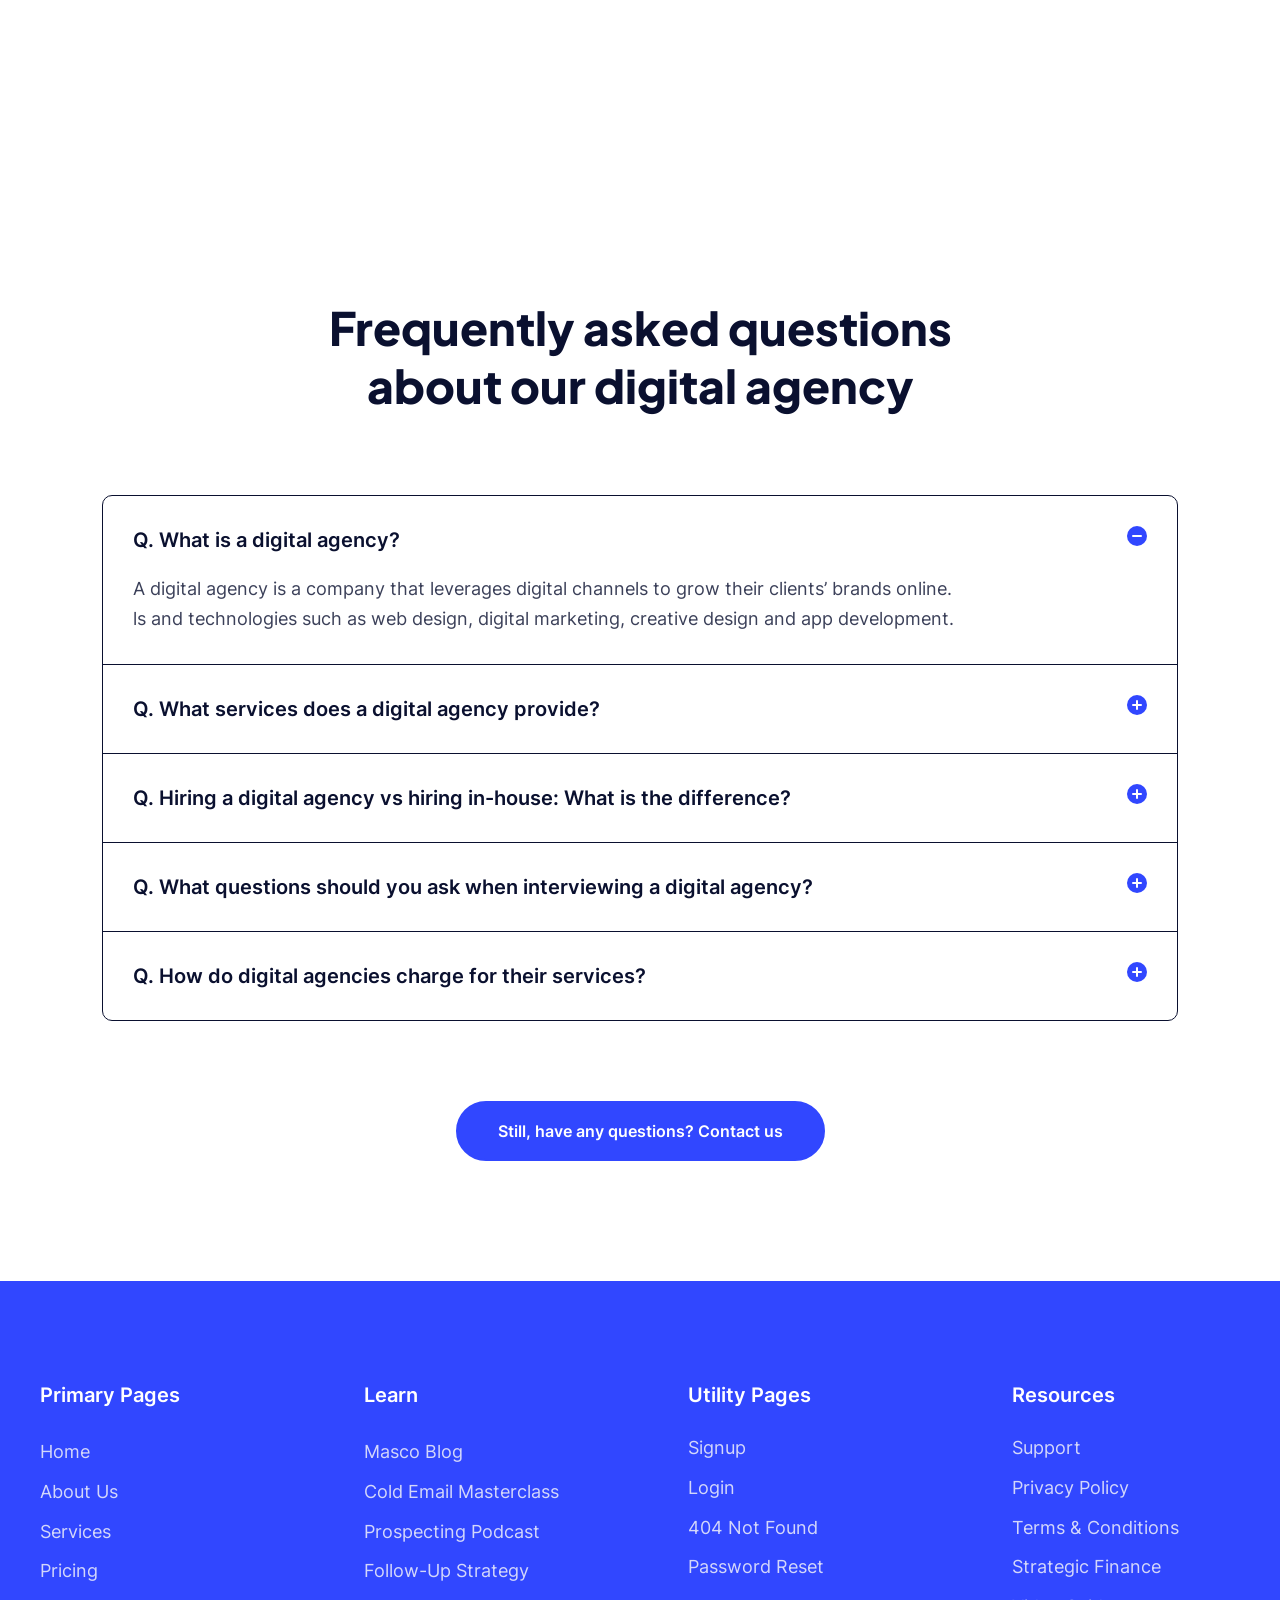
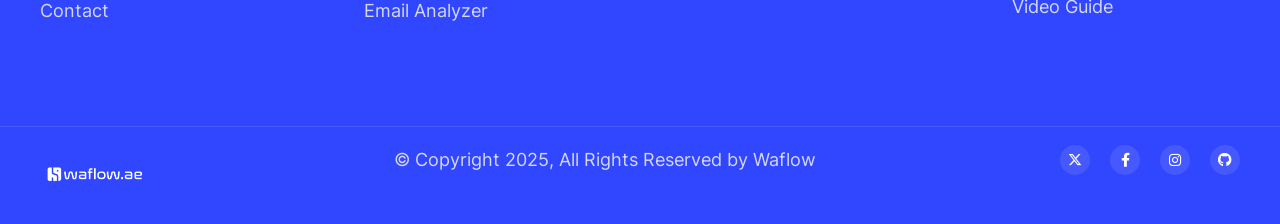
<file: contact-2.html>
<!doctype html>
<html lang="en">

<head>
    <meta charset="UTF-8" />
    <meta name="viewport" content="width=device-width, initial-scale=1.0" />
    <title>Masco - Saas Software Startup Tailwind Template</title>
    <meta name="description" content="AIMass Tailwind based SASS Template" />

    <!-- Favicon  -->
    <link rel="icon" href="assets/img/favicon.png" />

    <!-- Icon Font -->
    <link rel="stylesheet" href="assets/fonts/iconfonts/font-awesome/stylesheet.css" />
    <!-- Site font -->
    <link rel="stylesheet" href="assets/fonts/webfonts/inter/stylesheet.css" />
    <link rel="stylesheet" href="assets/fonts/webfonts/plus-jakarta-sans/stylesheet.css" />

    <!-- Vendor CSS -->
    <link rel="stylesheet" href="assets/css/vendors/swiper-bundle.min.css" />
    <link rel="stylesheet" href="assets/css/vendors/jos.css" />
    <link rel="stylesheet" href="assets/css/vendors/menu.css" />

    <!-- Custom CSS -->
    <link rel="stylesheet" href="assets/css/custom.css" />

    <!-- Development css -->
    <link href="assets/css/style.css" rel="stylesheet" />

    <!-- Production css -->
    <!-- <link rel="stylesheet" href="assets/css/style.min.css"> -->
</head>

<body>
    <div class="page-wrapper relative z-[1] bg-white">
        <!--...::: Header Start :::... -->
        <header class="site-header site-header--absolute is--white py-3" id="sticky-menu">
            <div class="container-default">
                <div class="flex items-center justify-between gap-x-8">
                    <!-- Header Logo -->
                    <a href="index.html" class="">
                        <img src="assets/img/waflow.png" alt="Masco" width="150" height="24" />
                    </a>
                    <!-- Header Logo -->

                    <!-- Header Navigation -->
                    <div class="menu-block-wrapper">
                        <div class="menu-overlay"></div>
                        <nav class="menu-block" id="append-menu-header">
                            <div class="mobile-menu-head">
                                <div class="go-back">
                                    <i class="fa-solid fa-angle-left"></i>
                                </div>
                                <div class="current-menu-title"></div>
                                <div class="mobile-menu-close">&times;</div>
                            </div>
                            <ul class="site-menu-main">
                                <li class="nav-item nav-item-has-children">
                                    <a href="#" class="nav-link-item drop-trigger">Home 
                                    </a>
                                   
                                </li>
                                <li class="nav-item">
                                    <a href="about.html" class="nav-link-item">About</a>
                                </li>
                                <li class="nav-item nav-item-has-children">
                                    <a href="#" class="nav-link-item drop-trigger">Services
                                        <i class="fa-solid fa-angle-down"></i>
                                    </a>
                                    <ul class="sub-menu" id="submenu-2">
                                        <li class="sub-menu--item">
                                            <a href="services.html">Services</a>
                                        </li>
                                        <li class="sub-menu--item">
                                            <a href="service-details.html">Service Details</a>
                                        </li>
                                    </ul>
                                </li>
                                <li class="nav-item nav-item-has-children">
                                    <a href="#" class="nav-link-item drop-trigger">Pages <i class="fa-solid fa-angle-down"></i>
                                    </a>
                                    <ul class="sub-menu" id="submenu-3">
                                        <li class="sub-menu--item nav-item-has-children">
                                            <a href="#" data-menu-get="h3" class="drop-trigger">blogs <i class="fa-solid fa-angle-right"></i></a>
                                            <ul class="sub-menu shape-none" id="submenu-4">
                                                <li class="sub-menu--item">
                                                    <a href="blog.html">blogs</a>
                                                </li>
                                                <li class="sub-menu--item">
                                                    <a href="blog-details.html">blog details</a>
                                                </li>
                                            </ul>
                                        </li>
                                        
                                      
                                        
                                        <li class="sub-menu--item nav-item-has-children">
                                            <a href="#" data-menu-get="h3" class="drop-trigger">Pricing
                                                <i class="fa-solid fa-angle-right"></i>
                                            </a>
                                            <ul class="sub-menu shape-none" id="submenu-8">
                                                <li class="sub-menu--item">
                                                    <a href="pricing.html">Pricing-1</a>
                                                </li>
                                                <li class="sub-menu--item">
                                                    <a href="pricing-2.html">Pricing-2</a>
                                                </li>
                                            </ul>
                                        </li>
                                        
                                    </ul>
                                </li>
                                <li class="nav-item nav-item-has-children">
                                    <a href="#" class="nav-link-item drop-trigger">Contact
                                        <i class="fa-solid fa-angle-down"></i>
                                    </a>
                                    <ul class="sub-menu" id="submenu-11">
                                        <li class="sub-menu--item">
                                            <a href="contact.html">Contact-1</a>
                                        </li>
                                        
                                    </ul>
                                </li>
                            </ul>
                        </nav>
                    </div>
                    <!-- Header Navigation -->

                    <!-- Header User Event -->
                    <div class="flex items-center gap-6">
                        <a href="login.html" class="btn-text hidden hover:text-ColorPurple sm:inline-block">Login</a>
                        <a href="signup.html" class="btn is-lunar-green is-rounded btn-animation group hidden sm:inline-block"><span>Sign up free</span></a>
                        <!-- Responsive Offcanvas Menu Button -->
                        <div class="block lg:hidden">
                            <button id="openBtn" class="hamburger-menu mobile-menu-trigger">
                                <span></span>
                                <span></span>
                                <span></span>
                            </button>
                        </div>
                    </div>
                    <!-- Header User Event -->
                </div>
            </div>
        </header>
        <!--...::: Header End :::... -->

        <main class="main-wrapper relative overflow-hidden">
            <!--...::: Breadcrumb Section Start :::... -->
            <section class="section-breadcrumb">
                <!-- Breadcrumb Section Spacer -->
                <div class="breadcrumb-wrapper">
                    <!-- Section Container -->
                    <div class="container-default">
                        <div class="breadcrumb-block">
                            <h1 class="breadcrumb-title">Send us a message</h1>
                            <ul class="breadcrumb-nav">
                                <li><a href="index.html">Home</a></li>
                                <li>Contact Us</li>
                            </ul>
                        </div>
                    </div>
                    <!-- Section Container -->

                    <!-- Breadcrumb Shape - 1 -->
                    <div class="absolute left-0 top-0 -z-10">
                        <img src="assets/img/elements/breadcrumb-shape-1.svg" alt="hero-shape-1" width="291" height="380" />
                    </div>

                    <!-- Breadcrumb Shape - 2 -->
                    <div class="absolute bottom-0 right-0 -z-[1]">
                        <img src="assets/img/elements/breadcrumb-shape-2.svg" alt="hero-shape-2" width="291" height="380" />
                    </div>
                </div>
                <!-- Breadcrumb Section Spacer -->
            </section>
            <!--...::: Breadcrumb Section End :::... -->

            <!--...::: Contact Section Start :::... -->
            <div class="section-contact">
                <!-- Section Space -->
                <div class="section-space">
                    <!-- Section Container -->
                    <div class="container-default">
                        <!-- Contact Form Block -->
                        <div class="jos mx-auto max-w-[996px]">
                            <form action="https://formspree.io/f/{form_id}" method="post">
                                <!-- From Group List -->
                                <div class="flex flex-col gap-6">
                                    <div class="grid grid-cols-2 gap-6">
                                        <!-- Form Group Item-->
                                        <div>
                                            <label for="name" class="mb-[10px] block text-left font-semibold text-ColorBlack">Your name</label>
                                            <input type="text" name="name" id="name" placeholder="Enter your full name" class="w-full rounded-[50px] border border-ColorBlack/50 bg-ColorOffWhite px-[30px] py-[15px] outline-none transition-all duration-300 placeholder:text-ColorBlack/50 focus:border-ColorBlue" required />
                                        </div>
                                        <!-- Form Group Item-->
                                        <!-- Form Group Item-->
                                        <div>
                                            <label for="email" class="mb-[10px] block text-left font-semibold text-ColorBlack">Email address</label>
                                            <input type="email" name="email" id="email" placeholder="Enter your email" class="w-full rounded-[50px] border border-ColorBlack/50 bg-ColorOffWhite px-[30px] py-[15px] outline-none transition-all duration-300 placeholder:text-ColorBlack/50 focus:border-ColorBlue" required />
                                        </div>
                                        <!-- Form Group Item-->
                                    </div>
                                    <!-- Form Group Item-->
                                    <div>
                                        <label for="subject" class="mb-[10px] block text-left font-semibold text-ColorBlack">Subject</label>
                                        <input type="text" name="subject" id="subject" placeholder="Enter subject" class="w-full rounded-[50px] border border-ColorBlack/50 bg-ColorOffWhite px-[30px] py-[15px] outline-none transition-all duration-300 placeholder:text-ColorBlack/50 focus:border-ColorBlue" required />
                                    </div>
                                    <!-- Form Group Item-->
                                    <!-- Form Group Item-->
                                    <div>
                                        <label for="message" class="mb-[10px] block text-left font-semibold text-ColorBlack">Write your message</label>
                                        <textarea name="message" id="message" placeholder="Write us your question here..." class="min-h-[130px] w-full rounded-[30px] border border-ColorBlack/50 bg-ColorOffWhite px-[30px] py-[15px] outline-none transition-all duration-300 placeholder:text-ColorBlack/50 focus:border-ColorBlue" required></textarea>
                                    </div>
                                    <!-- Form Group Item-->
                                </div>
                                <!-- From Group List -->
                                <button type="submit" class="btn is-blue is-rounded is-large mt-6">
                                    Send Message
                                </button>
                            </form>
                        </div>
                        <!-- Contact Form Block -->
                    </div>
                    <!-- Section Container -->
                </div>
                <!-- Section Space -->
            </div>
            <!--...::: Contact Section End :::... -->

            <!--...::: Location Section Start :::... -->
            <div class="location-section">
                <div class="h-96 w-full lg:h-[600px]">
                    <iframe class="w-full h-full" src="https://maps.google.com/maps?width=100%25&amp;height=600&amp;hl=en&amp;q=1%20Grafton%20Street,%20Dublin,%20Ireland+(My%20Business%20Name)&amp;t=&amp;z=14&amp;ie=UTF8&amp;iwloc=B&amp;output=embed"></iframe>
                </div>
            </div>
            <!--...::: Location Section End :::... -->

            <!--...::: FAQ Section Start :::... -->
            <section class="section-faq">
                <div class="relative z-10 overflow-hidden">
                    <!-- Section Space -->
                    <div class="section-space">
                        <!-- Section Container -->
                        <div class="container-default">
                            <!-- Section Content Wrapper -->
                            <div class="jos mb-[60px] xl:mb-20">
                                <!-- Section Content Block -->
                                <div class="mx-auto max-w-[625px]">
                                    <h2 class="text-center">
                                        Frequently asked questions about our digital agency
                                    </h2>
                                </div>
                                <!-- Section Content Block -->
                            </div>
                            <!-- Section Content Wrapper -->
                            <!-- FAQ Area -->
                            <div class="jos">
                                <!-- Accordion List -->
                                <ul class="mx-auto max-w-[1076px] rounded-[10px] border border-ColorBlack">
                                    <!-- Accordion Item -->
                                    <li class="accordion-item active overflow-hidden border-b border-ColorBlack p-[30px] last:border-b-0">
                                        <!-- Accordion Header -->
                                        <div class="accordion-header flex justify-between gap-6 text-xl font-semibold text-ColorBlack">
                                            <button class="flex-1 text-left">
                                                Q. What is a digital agency?
                                            </button>
                                            <div class="accordion-icon-1 relative flex h-5 w-5 items-center justify-center rounded-[50%] bg-ColorBlue">
                                                <span class="inline-block h-0.5 w-[10px] rounded-sm bg-white"></span>
                                                <span class="absolute inline-block h-[10px] w-0.5 rotate-0 rounded-sm bg-white"></span>
                                            </div>
                                        </div>
                                        <!-- Accordion Header -->
                                        <!-- Accordion Body -->
                                        <div class="accordion-body max-w-[826px] opacity-80">
                                            <p class="pt-5">
                                                A digital agency is a company that leverages digital
                                                channels to grow their clients’ brands online. ls and
                                                technologies such as web design, digital marketing,
                                                creative design and app development.
                                            </p>
                                        </div>
                                        <!-- Accordion Body -->
                                    </li>
                                    <!-- Accordion Item -->
                                    <!-- Accordion Item -->
                                    <li class="accordion-item overflow-hidden border-b border-ColorBlack p-[30px] last:border-b-0">
                                        <!-- Accordion Header -->
                                        <div class="accordion-header flex justify-between gap-6 text-xl font-semibold text-ColorBlack">
                                            <button class="flex-1 text-left">
                                                Q. What services does a digital agency provide?
                                            </button>
                                            <div class="accordion-icon-1 relative flex h-5 w-5 items-center justify-center rounded-[50%] bg-ColorBlue">
                                                <span class="inline-block h-0.5 w-[10px] rounded-sm bg-white"></span>
                                                <span class="absolute inline-block h-[10px] w-0.5 rotate-0 rounded-sm bg-white"></span>
                                            </div>
                                        </div>
                                        <!-- Accordion Header -->
                                        <!-- Accordion Body -->
                                        <div class="accordion-body max-w-[826px] opacity-80">
                                            <p class="pt-5">
                                                A digital agency is a company that leverages digital
                                                channels to grow their clients’ brands online. ls and
                                                technologies such as web design, digital marketing,
                                                creative design and app development.
                                            </p>
                                        </div>
                                        <!-- Accordion Body -->
                                    </li>
                                    <!-- Accordion Item -->
                                    <!-- Accordion Item -->
                                    <li class="accordion-item overflow-hidden border-b border-ColorBlack p-[30px] last:border-b-0">
                                        <!-- Accordion Header -->
                                        <div class="accordion-header flex justify-between gap-6 text-xl font-semibold text-ColorBlack">
                                            <button class="flex-1 text-left">
                                                Q. Hiring a digital agency vs hiring in-house: What is
                                                the difference?
                                            </button>
                                            <div class="accordion-icon-1 relative flex h-5 w-5 items-center justify-center rounded-[50%] bg-ColorBlue">
                                                <span class="inline-block h-0.5 w-[10px] rounded-sm bg-white"></span>
                                                <span class="absolute inline-block h-[10px] w-0.5 rotate-0 rounded-sm bg-white"></span>
                                            </div>
                                        </div>
                                        <!-- Accordion Header -->
                                        <!-- Accordion Body -->
                                        <div class="accordion-body max-w-[826px] opacity-80">
                                            <p class="pt-5">
                                                A digital agency is a company that leverages digital
                                                channels to grow their clients’ brands online. ls and
                                                technologies such as web design, digital marketing,
                                                creative design and app development.
                                            </p>
                                        </div>
                                        <!-- Accordion Body -->
                                    </li>
                                    <!-- Accordion Item -->
                                    <!-- Accordion Item -->
                                    <li class="accordion-item overflow-hidden border-b border-ColorBlack p-[30px] last:border-b-0">
                                        <!-- Accordion Header -->
                                        <div class="accordion-header flex justify-between gap-6 text-xl font-semibold text-ColorBlack">
                                            <button class="flex-1 text-left">
                                                Q. What questions should you ask when interviewing a
                                                digital agency?
                                            </button>
                                            <div class="accordion-icon-1 relative flex h-5 w-5 items-center justify-center rounded-[50%] bg-ColorBlue">
                                                <span class="inline-block h-0.5 w-[10px] rounded-sm bg-white"></span>
                                                <span class="absolute inline-block h-[10px] w-0.5 rotate-0 rounded-sm bg-white"></span>
                                            </div>
                                        </div>
                                        <!-- Accordion Header -->
                                        <!-- Accordion Body -->
                                        <div class="accordion-body max-w-[826px] opacity-80">
                                            <p class="pt-5">
                                                A digital agency is a company that leverages digital
                                                channels to grow their clients’ brands online. ls and
                                                technologies such as web design, digital marketing,
                                                creative design and app development.
                                            </p>
                                        </div>
                                        <!-- Accordion Body -->
                                    </li>
                                    <!-- Accordion Item -->
                                    <!-- Accordion Item -->
                                    <li class="accordion-item overflow-hidden border-b border-ColorBlack p-[30px] last:border-b-0">
                                        <!-- Accordion Header -->
                                        <div class="accordion-header flex justify-between gap-6 text-xl font-semibold text-ColorBlack">
                                            <button class="flex-1 text-left">
                                                Q. How do digital agencies charge for their services?
                                            </button>
                                            <div class="accordion-icon-1 relative flex h-5 w-5 items-center justify-center rounded-[50%] bg-ColorBlue">
                                                <span class="inline-block h-0.5 w-[10px] rounded-sm bg-white"></span>
                                                <span class="absolute inline-block h-[10px] w-0.5 rotate-0 rounded-sm bg-white"></span>
                                            </div>
                                        </div>
                                        <!-- Accordion Header -->
                                        <!-- Accordion Body -->
                                        <div class="accordion-body max-w-[826px] opacity-80">
                                            <p class="pt-5">
                                                A digital agency is a company that leverages digital
                                                channels to grow their clients’ brands online. ls and
                                                technologies such as web design, digital marketing,
                                                creative design and app development.
                                            </p>
                                        </div>
                                        <!-- Accordion Body -->
                                    </li>
                                    <!-- Accordion Item -->
                                </ul>
                                <!-- Accordion List -->

                                <div class="jos mt-[60px] flex justify-center xl:mt-20">
                                    <a href="contact.html" class="btn is-blue is-rounded btn-animation is-large group"><span>Still, have any questions? Contact us</span></a>
                                </div>
                            </div>
                            <!-- FAQ Area -->
                        </div>
                        <!-- Section Container -->
                    </div>
                    <!-- Section Space -->
                </div>
            </section>
            <!--...::: FAQ Section End :::... -->
        </main>

        <!--...::: Footer Section Start :::... -->
       <footer class="section-footer">
            <div class="bg-ColorBlue">
                <!-- Footer Area Center -->
                <div class="text-white">
                    <!-- Footer Center Spacing -->
                    <div class="py-[60px] lg:py-20 xl:py-[100px]">
                        <!-- Section Container -->
                        <div class="container-default">
                            <!-- Footer Widget List -->
                            <div class="grid gap-x-16 gap-y-10 sm:grid-cols-2 lg:grid-cols-4 xl:gap-x-24 xxl:gap-x-[134px]">
                                <!-- Footer Widget Item -->
                                <div class="flex flex-col gap-y-7">
                                    <!-- Footer Widget Title -->
                                    <div class="text-xl font-semibold capitalize">
                                        Primary Pages
                                    </div>
                                    <!-- Footer Navbar -->
                                    <ul class="flex flex-col gap-y-[10px] capitalize">
                                        <li>
                                            <a href="index.html" class="hover:opcity-100 text-[#FDFBF9]/80 underline-offset-4 transition-all duration-300 ease-linear hover:underline">Home</a>
                                        </li>
                                        <li>
                                            <a href="about.html" class="hover:opcity-100 text-[#FDFBF9]/80 underline-offset-4 transition-all duration-300 ease-linear hover:underline">About Us</a>
                                        </li>
                                        <li>
                                            <a href="services.html" class="hover:opcity-100 text-[#FDFBF9]/80 underline-offset-4 transition-all duration-300 ease-linear hover:underline">Services</a>
                                        </li>
                                        <li>
                                            <a href="pricing.html" class="hover:opcity-100 text-[#FDFBF9]/80 underline-offset-4 transition-all duration-300 ease-linear hover:underline">pricing</a>
                                        </li>
                                        <li>
                                            <a href="contact.html" class="hover:opcity-100 text-[#FDFBF9]/80 underline-offset-4 transition-all duration-300 ease-linear hover:underline">Contact</a>
                                        </li>
                                    </ul>
                                </div>
                                <!-- Footer Widget Item -->

                                <!-- Footer Widget Item -->
                                <div class="flex flex-col gap-y-7">
                                    <!-- Footer Widget Title -->
                                    <div class="text-xl font-semibold capitalize">Learn</div>
                                    <!-- Footer Navbar -->
                                    <ul class="flex flex-col gap-y-[10px] capitalize">
                                        <li>
                                            <a href="blog.html" class="hover:opcity-100 text-[#FDFBF9]/80 underline-offset-4 transition-all duration-300 ease-linear hover:underline">Masco Blog</a>
                                        </li>
                                        <li>
                                            <a href="index-6.html" class="hover:opcity-100 text-[#FDFBF9]/80 underline-offset-4 transition-all duration-300 ease-linear hover:underline">Cold Email Masterclass</a>
                                        </li>
                                        <li>
                                            <a href="#" class="hover:opcity-100 text-[#FDFBF9]/80 underline-offset-4 transition-all duration-300 ease-linear hover:underline">Prospecting Podcast</a>
                                        </li>
                                        <li>
                                            <a href="#" class="hover:opcity-100 text-[#FDFBF9]/80 underline-offset-4 transition-all duration-300 ease-linear hover:underline">Follow-Up Strategy</a>
                                        </li>
                                        <li>
                                            <a href="#" class="hover:opcity-100 text-[#FDFBF9]/80 underline-offset-4 transition-all duration-300 ease-linear hover:underline">Email Analyzer</a>
                                        </li>
                                    </ul>
                                </div>
                                <!-- Footer Widget Item -->

                                <!-- Footer Widget Item -->
                                <div class="flex flex-col gap-y-6">
                                    <!-- Footer Title -->
                                    <div class="text-xl font-semibold capitalize">
                                        Utility pages
                                    </div>
                                    <!-- Footer Title -->

                                    <!-- Footer Navbar -->
                                    <ul class="flex flex-col gap-y-[10px] capitalize">
                                        <li>
                                            <a href="signup.html" class="hover:opcity-100 text-[#FDFBF9]/80 underline-offset-4 transition-all duration-300 ease-linear hover:underline">Signup</a>
                                        </li>
                                        <li>
                                            <a href="login.html" class="hover:opcity-100 text-[#FDFBF9]/80 underline-offset-4 transition-all duration-300 ease-linear hover:underline">Login</a>
                                        </li>
                                        <li>
                                            <a href="error-404.html" class="hover:opcity-100 text-[#FDFBF9]/80 underline-offset-4 transition-all duration-300 ease-linear hover:underline">404 Not found</a>
                                        </li>
                                        <li>
                                            <a href="reset-password.html" class="hover:opcity-100 text-[#FDFBF9]/80 underline-offset-4 transition-all duration-300 ease-linear hover:underline">Password Reset</a>
                                        </li>
                                    </ul>
                                </div>
                                <!-- Footer Widget Item-->

                                <!-- Footer Widget Item -->
                                <div class="flex flex-col gap-y-6">
                                    <!-- Footer Title -->
                                    <div class="text-xl font-semibold capitalize">
                                        Resources
                                    </div>
                                    <!-- Footer Title -->

                                    <!-- Footer Navbar -->
                                    <ul class="flex flex-col gap-y-[10px] capitalize">
                                        <li>
                                            <a href="https://www.example.com/" target="_blank" rel="noopener noreferrer" class="hover:opcity-100 text-[#FDFBF9]/80 underline-offset-4 transition-all duration-300 ease-linear hover:underline">Support</a>
                                        </li>
                                        <li>
                                            <a href="https://www.example.com/" target="_blank" rel="noopener noreferrer" class="hover:opcity-100 text-[#FDFBF9]/80 underline-offset-4 transition-all duration-300 ease-linear hover:underline">Privacy policy</a>
                                        </li>
                                        <li>
                                            <a href="https://www.example.com/" target="_blank" rel="noopener noreferrer" class="hover:opcity-100 text-[#FDFBF9]/80 underline-offset-4 transition-all duration-300 ease-linear hover:underline">Terms & Conditions</a>
                                        </li>
                                        <li>
                                            <a href="https://www.example.com/" target="_blank" rel="noopener noreferrer" class="hover:opcity-100 text-[#FDFBF9]/80 underline-offset-4 transition-all duration-300 ease-linear hover:underline">Strategic finance</a>
                                        </li>
                                        <li>
                                            <a href="https://www.example.com/" target="_blank" rel="noopener noreferrer" class="hover:opcity-100 text-[#FDFBF9]/80 underline-offset-4 transition-all duration-300 ease-linear hover:underline">Video guide</a>
                                        </li>
                                    </ul>
                                </div>
                                <!-- Footer Widget Item -->
                            </div>
                            <!-- Footer Widget List -->
                        </div>
                        <!-- Section Container -->
                    </div>
                    <!-- Footer Center Spacing -->
                </div>
                <!-- Footer Area Center -->

                <div class="horizontal-line bg-white"></div>

                <!-- Footer Area Bottom -->
                <div>
                    <!-- Footer Bottom Spacing -->
                    <div class="py-[18px]">
                        <!-- Section Container -->
                        <div class="container-default">
                            <div class="flex flex-col items-center gap-5 lg:flex-row lg:items-start lg:justify-between">
                                <a href="index.html">
                                    <img src="assets/img/waflowlight.png" alt="Masco" width="109" height="24" />
                                </a>
                                <div class="text-center text-[#FDFBF9]/80">
                                    &copy; Copyright 2025, All Rights Reserved by Waflow
                                </div>
                                <!-- Footer Social Link -->
                                <div class="flex flex-wrap gap-5">
                                    <a href="https://twitter.com" target="_blank" rel="noopener noreferrer" class="flex h-[30px] w-[30px] items-center justify-center rounded-[50%] bg-white/10 text-sm text-white transition-all duration-300 hover:bg-ColorCorn hover:text-ColorLunarGreen" aria-label="twitter">
                                        <i class="fa-brands fa-x-twitter"></i>
                                    </a>
                                    <a href="https://www.facebook.com/" target="_blank" rel="noopener noreferrer" class="flex h-[30px] w-[30px] items-center justify-center rounded-[50%] bg-white/10 text-sm text-white transition-all duration-300 hover:bg-ColorCorn hover:text-ColorLunarGreen" aria-label="facebook">
                                        <i class="fa-brands fa-facebook-f"></i>
                                    </a>
                                    <a href="https://www.instagram.com/" target="_blank" rel="noopener noreferrer" class="flex h-[30px] w-[30px] items-center justify-center rounded-[50%] bg-white/10 text-sm text-white transition-all duration-300 hover:bg-ColorCorn hover:text-ColorLunarGreen" aria-label="instagram">
                                        <i class="fa-brands fa-instagram"></i>
                                    </a>
                                    <a href="https://www.github.com/" target="_blank" rel="noopener noreferrer" class="flex h-[30px] w-[30px] items-center justify-center rounded-[50%] bg-white/10 text-sm text-white transition-all duration-300 hover:bg-ColorCorn hover:text-ColorLunarGreen" aria-label="github">
                                        <i class="fa-brands fa-github"></i>
                                    </a>
                                </div>
                            </div>
                        </div>
                        <!-- Section Container -->
                    </div>
                    <!-- Footer Bottom Spacing -->
                </div>
                <!-- Footer Area Bottom -->
            </div>
        </footer>
        <!--...::: Footer Section End :::... -->
    </div>

    <!--Vendor js-->
    <script src="assets/js/vendors/counterup.js" type="module"></script>
    <script src="assets/js/vendors/swiper-bundle.min.js"></script>
    <script src="assets/js/vendors/fslightbox.js"></script>
    <script src="assets/js/vendors/jos.min.js"></script>
    <script src="assets/js/vendors/menu.js"></script>

    <!-- Main js -->
    <script src="assets/js/main.js"></script>
</body>

</html>
</file>
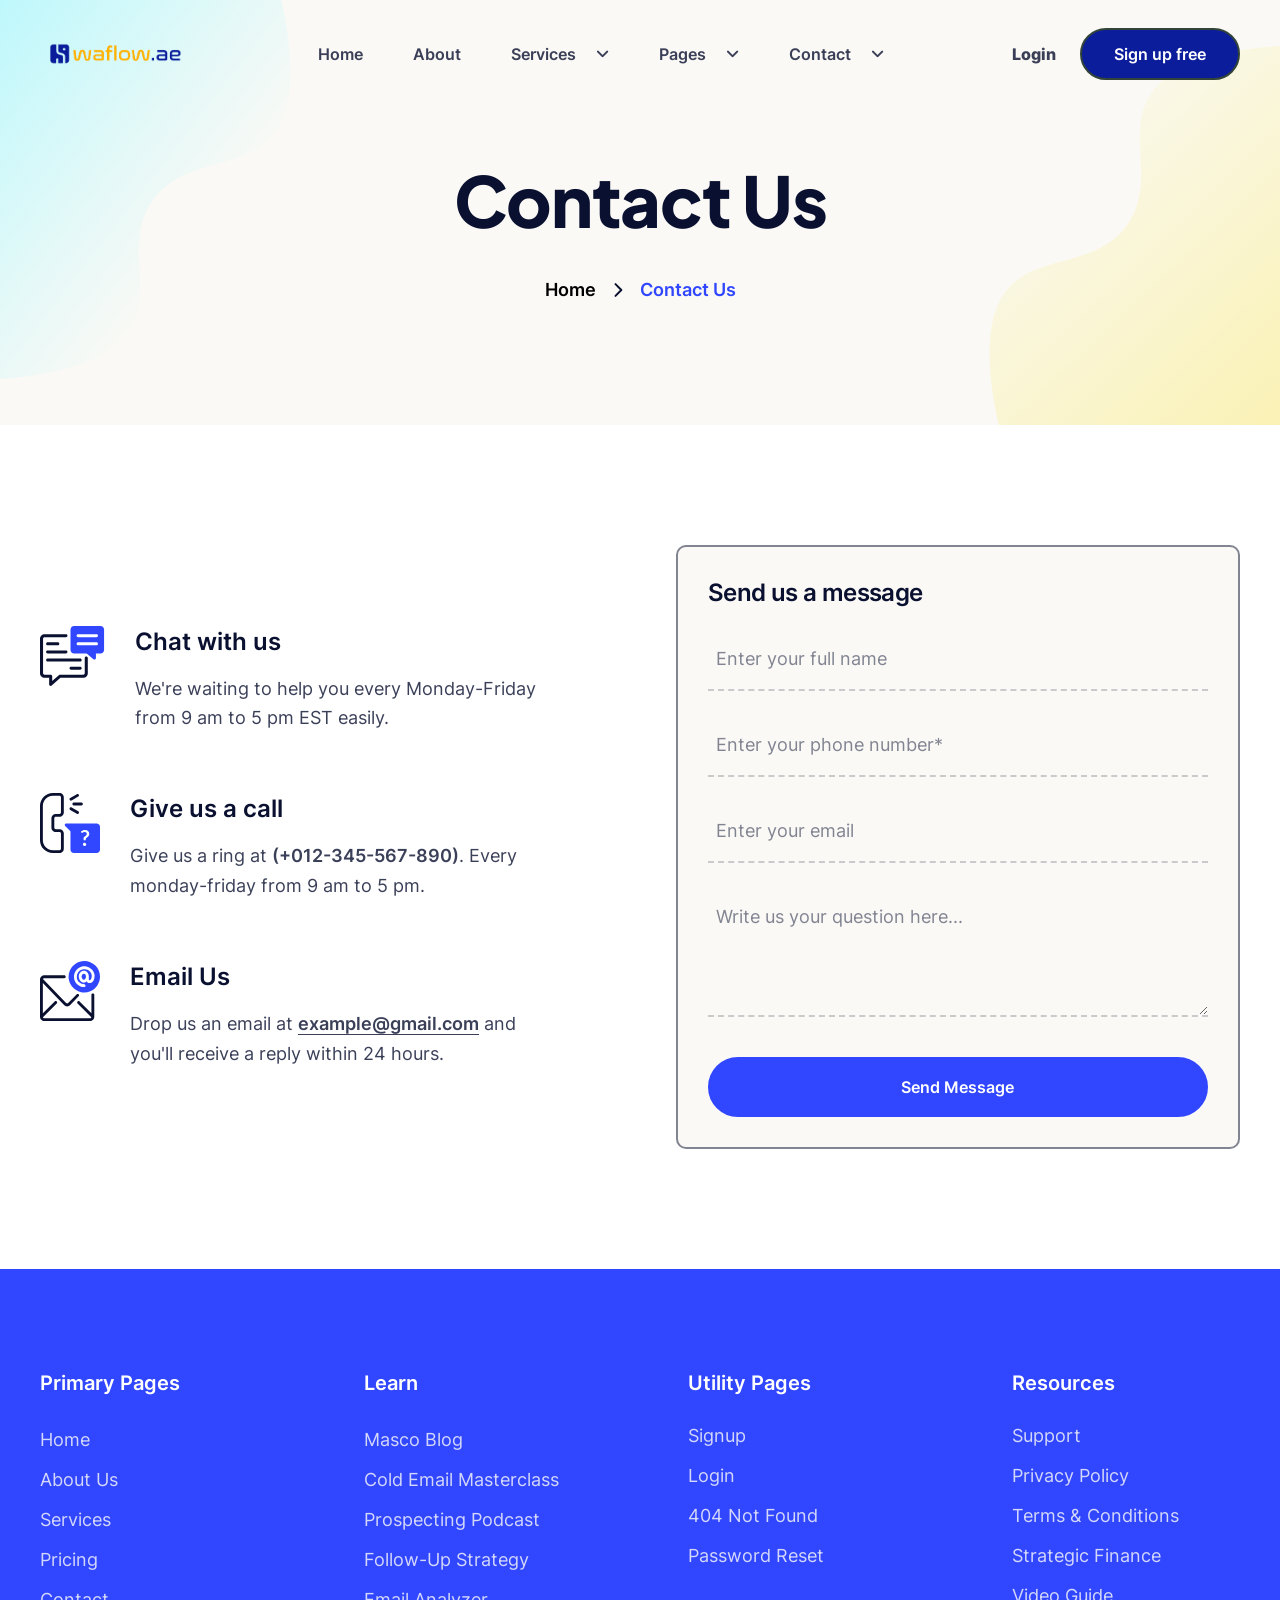
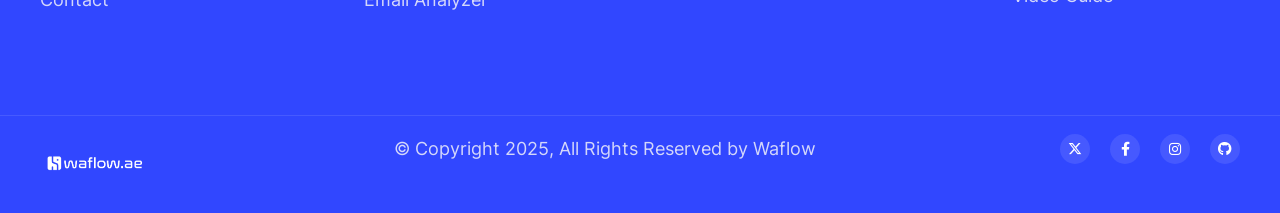
<file: contact-3.html>
<!doctype html>
<html lang="en">

<head>
    <meta charset="UTF-8" />
    <meta name="viewport" content="width=device-width, initial-scale=1.0" />
    <title>Masco - Saas Software Startup Tailwind Template</title>
    <meta name="description" content="AIMass Tailwind based SASS Template" />

    <!-- Favicon  -->
    <link rel="icon" href="assets/img/favicon.png" />

    <!-- Icon Font -->
    <link rel="stylesheet" href="assets/fonts/iconfonts/font-awesome/stylesheet.css" />
    <!-- Site font -->
    <link rel="stylesheet" href="assets/fonts/webfonts/inter/stylesheet.css" />
    <link rel="stylesheet" href="assets/fonts/webfonts/plus-jakarta-sans/stylesheet.css" />

    <!-- Vendor CSS -->
    <link rel="stylesheet" href="assets/css/vendors/swiper-bundle.min.css" />
    <link rel="stylesheet" href="assets/css/vendors/jos.css" />
    <link rel="stylesheet" href="assets/css/vendors/menu.css" />

    <!-- Custom CSS -->
    <link rel="stylesheet" href="assets/css/custom.css" />

    <!-- Development css -->
    <link href="assets/css/style.css" rel="stylesheet" />

    <!-- Production css -->
    <!-- <link rel="stylesheet" href="assets/css/style.min.css"> -->
</head>

<body>
    <div class="page-wrapper relative z-[1] bg-white">
        <!--...::: Header Start :::... -->
         <header class="site-header site-header--absolute is--white py-3" id="sticky-menu">
            <div class="container-default">
                <div class="flex items-center justify-between gap-x-8">
                    <!-- Header Logo -->
                    <a href="index.html" class="">
                        <img src="assets/img/waflow.png" alt="Masco" width="150" height="24" />
                    </a>
                    <!-- Header Logo -->

                    <!-- Header Navigation -->
                    <div class="menu-block-wrapper">
                        <div class="menu-overlay"></div>
                        <nav class="menu-block" id="append-menu-header">
                            <div class="mobile-menu-head">
                                <div class="go-back">
                                    <i class="fa-solid fa-angle-left"></i>
                                </div>
                                <div class="current-menu-title"></div>
                                <div class="mobile-menu-close">&times;</div>
                            </div>
                            <ul class="site-menu-main">
                                <li class="nav-item nav-item-has-children">
                                    <a href="#" class="nav-link-item drop-trigger">Home 
                                    </a>
                                   
                                </li>
                                <li class="nav-item">
                                    <a href="about.html" class="nav-link-item">About</a>
                                </li>
                                <li class="nav-item nav-item-has-children">
                                    <a href="#" class="nav-link-item drop-trigger">Services
                                        <i class="fa-solid fa-angle-down"></i>
                                    </a>
                                    <ul class="sub-menu" id="submenu-2">
                                        <li class="sub-menu--item">
                                            <a href="services.html">Services</a>
                                        </li>
                                        <li class="sub-menu--item">
                                            <a href="service-details.html">Service Details</a>
                                        </li>
                                    </ul>
                                </li>
                                <li class="nav-item nav-item-has-children">
                                    <a href="#" class="nav-link-item drop-trigger">Pages <i class="fa-solid fa-angle-down"></i>
                                    </a>
                                    <ul class="sub-menu" id="submenu-3">
                                        <li class="sub-menu--item nav-item-has-children">
                                            <a href="#" data-menu-get="h3" class="drop-trigger">blogs <i class="fa-solid fa-angle-right"></i></a>
                                            <ul class="sub-menu shape-none" id="submenu-4">
                                                <li class="sub-menu--item">
                                                    <a href="blog.html">blogs</a>
                                                </li>
                                                <li class="sub-menu--item">
                                                    <a href="blog-details.html">blog details</a>
                                                </li>
                                            </ul>
                                        </li>
                                        
                                      
                                        
                                        <li class="sub-menu--item nav-item-has-children">
                                            <a href="#" data-menu-get="h3" class="drop-trigger">Pricing
                                                <i class="fa-solid fa-angle-right"></i>
                                            </a>
                                            <ul class="sub-menu shape-none" id="submenu-8">
                                                <li class="sub-menu--item">
                                                    <a href="pricing.html">Pricing-1</a>
                                                </li>
                                                <li class="sub-menu--item">
                                                    <a href="pricing-2.html">Pricing-2</a>
                                                </li>
                                            </ul>
                                        </li>
                                        
                                    </ul>
                                </li>
                                <li class="nav-item nav-item-has-children">
                                    <a href="#" class="nav-link-item drop-trigger">Contact
                                        <i class="fa-solid fa-angle-down"></i>
                                    </a>
                                    <ul class="sub-menu" id="submenu-11">
                                        <li class="sub-menu--item">
                                            <a href="contact.html">Contact-1</a>
                                        </li>
                                        
                                    </ul>
                                </li>
                            </ul>
                        </nav>
                    </div>
                    <!-- Header Navigation -->

                    <!-- Header User Event -->
                    <div class="flex items-center gap-6">
                        <a href="login.html" class="btn-text hidden hover:text-ColorPurple sm:inline-block">Login</a>
                        <a href="signup.html" class="btn is-lunar-green is-rounded btn-animation group hidden sm:inline-block"><span>Sign up free</span></a>
                        <!-- Responsive Offcanvas Menu Button -->
                        <div class="block lg:hidden">
                            <button id="openBtn" class="hamburger-menu mobile-menu-trigger">
                                <span></span>
                                <span></span>
                                <span></span>
                            </button>
                        </div>
                    </div>
                    <!-- Header User Event -->
                </div>
            </div>
        </header>
        <!--...::: Header End :::... -->

        <main class="main-wrapper relative overflow-hidden">
            <!--...::: Breadcrumb Section Start :::... -->
            <section class="section-breadcrumb">
                <!-- Breadcrumb Section Spacer -->
                <div class="breadcrumb-wrapper">
                    <!-- Section Container -->
                    <div class="container-default">
                        <div class="breadcrumb-block">
                            <h1 class="breadcrumb-title">Contact Us</h1>
                            <ul class="breadcrumb-nav">
                                <li><a href="index.html">Home</a></li>
                                <li>Contact Us</li>
                            </ul>
                        </div>
                    </div>
                    <!-- Section Container -->

                    <!-- Breadcrumb Shape - 1 -->
                    <div class="absolute left-0 top-0 -z-10">
                        <img src="assets/img/elements/breadcrumb-shape-1.svg" alt="hero-shape-1" width="291" height="380" />
                    </div>

                    <!-- Breadcrumb Shape - 2 -->
                    <div class="absolute bottom-0 right-0 -z-[1]">
                        <img src="assets/img/elements/breadcrumb-shape-2.svg" alt="hero-shape-2" width="291" height="380" />
                    </div>
                </div>
                <!-- Breadcrumb Section Spacer -->
            </section>
            <!--...::: Breadcrumb Section End :::... -->

            <!--...::: Contact Info Section Start :::... -->
            <div class="section-contact-info">
                <!-- Section Space -->
                <div class="section-space">
                    <!-- Section Container -->
                    <div class="container-default">
                        <div class="grid items-center gap-10 md:grid-cols-2 lg:gap-20 xl:grid-cols-[0.9fr_1fr] xl:gap-32 xxl:grid-cols-[0.7fr_1fr] xxl:gap-[210px]">
                            <!-- Contact Info List -->
                            <div class="flex flex-col gap-[60px]">
                                <!-- Contact Info Item -->
                                <div class="jos flex gap-[30px]" data-jos_delay="0">
                                    <img src="assets/img/icons/icon-duotone-chat.svg" alt="icon-duotone-chat" width="64" height="60" class="mb-[30px] h-[60px] w-auto" />
                                    <div>
                                        <div class="mb-4 text-2xl font-semibold -tracking-[0.5] text-ColorBlack">
                                            Chat with us
                                        </div>
                                        <p>
                                            We're waiting to help you every Monday-Friday from 9 am
                                            to 5 pm EST easily.
                                        </p>
                                    </div>
                                </div>
                                <!-- Contact Info Item -->
                                <!-- Contact Info Item -->
                                <div class="jos flex gap-[30px]" data-jos_delay="0.3">
                                    <img src="assets/img/icons/icon-duotone-phone.svg" alt="icon-duotone-phone" width="64" height="60" class="mb-[30px] h-[60px] w-auto" />
                                    <div>
                                        <div class="mb-4 text-2xl font-semibold -tracking-[0.5] text-ColorBlack">
                                            Give us a call
                                        </div>
                                        <p>
                                            Give us a ring at
                                            <a href="tel:+01234567890" class="font-semibold hover:text-ColorBlue">(+012-345-567-890)</a>. Every monday-friday from 9 am to 5 pm.
                                        </p>
                                    </div>
                                </div>
                                <!-- Contact Info Item -->
                                <!-- Contact Info Item -->
                                <div class="jos flex gap-[30px]" data-jos_delay="0.6">
                                    <img src="assets/img/icons/icon-duotone-message.svg" alt="icon-duotone-message" width="64" height="60" class="mb-[30px] h-[60px] w-auto" />
                                    <div>
                                        <div class="mb-4 text-2xl font-semibold -tracking-[0.5] text-ColorBlack">
                                            Email Us
                                        </div>
                                        <p>
                                            Drop us an email at
                                            <a href="mailto:example@yourmail.com" class="font-semibold underline underline-offset-4 hover:text-ColorBlue">example@gmail.com</a>
                                            and you'll receive a reply within 24 hours.
                                        </p>
                                    </div>
                                </div>
                                <!-- Contact Info Item -->
                            </div>
                            <!-- Contact Info List -->
                            <!-- Contact Form Block -->
                            <div class="jos xm:p-10 rounded-[10px] border-2 border-ColorBlack/50 bg-ColorOffWhite p-[30px]">
                                <div class="mb-5 text-xl font-semibold tracking-tight text-ColorBlack lg:text-2xl">
                                    Send us a message
                                </div>

                                <form action="https://formspree.io/f/{form_id}" method="post">
                                    <!-- From Group List -->
                                    <div class="flex flex-col gap-6">
                                        <!-- Form Group Item-->
                                        <div>
                                            <input type="text" name="name" id="name" placeholder="Enter your full name" class="w-full border-b-2 border-dashed border-ColorBlack/20 bg-ColorOffWhite px-2 py-[15px] outline-none transition-all duration-300 placeholder:text-ColorBlack/50 focus:border-ColorBlue" required />
                                        </div>
                                        <!-- Form Group Item-->
                                        <!-- Form Group Item-->
                                        <div>
                                            <input type="tel" name="phone" id="phone" placeholder="Enter your phone number*" class="w-full border-b-2 border-dashed border-ColorBlack/20 bg-ColorOffWhite px-2 py-[15px] outline-none transition-all duration-300 placeholder:text-ColorBlack/50 focus:border-ColorBlue" required />
                                        </div>
                                        <!-- Form Group Item-->
                                        <!-- Form Group Item-->
                                        <div>
                                            <input type="email" name="email" id="email" placeholder="Enter your email" class="w-full border-b-2 border-dashed border-ColorBlack/20 bg-ColorOffWhite px-2 py-[15px] outline-none transition-all duration-300 placeholder:text-ColorBlack/50 focus:border-ColorBlue" required />
                                        </div>
                                        <!-- Form Group Item-->
                                        <!-- Form Group Item-->
                                        <div>
                                            <textarea name="message" id="message" placeholder="Write us your question here..." class="min-h-[130px] w-full border-b-2 border-dashed border-ColorBlack/20 bg-ColorOffWhite px-2 py-[15px] outline-none transition-all duration-300 placeholder:text-ColorBlack/50 focus:border-ColorBlue" required></textarea>
                                        </div>
                                        <!-- Form Group Item-->
                                    </div>
                                    <!-- From Group List -->
                                    <button type="submit" class="btn is-blue is-rounded is-large mt-8 block w-full">
                                        Send Message
                                    </button>
                                </form>
                            </div>
                            <!-- Contact Form Block -->
                        </div>
                        <!-- Section Container -->
                    </div>
                    <!-- Section Space -->
                </div>
            </div>
            <!--...::: Contact Info Section End :::... -->
        </main>

        <!--...::: Footer Section Start :::... -->
       <footer class="section-footer">
            <div class="bg-ColorBlue">
                <!-- Footer Area Center -->
                <div class="text-white">
                    <!-- Footer Center Spacing -->
                    <div class="py-[60px] lg:py-20 xl:py-[100px]">
                        <!-- Section Container -->
                        <div class="container-default">
                            <!-- Footer Widget List -->
                            <div class="grid gap-x-16 gap-y-10 sm:grid-cols-2 lg:grid-cols-4 xl:gap-x-24 xxl:gap-x-[134px]">
                                <!-- Footer Widget Item -->
                                <div class="flex flex-col gap-y-7">
                                    <!-- Footer Widget Title -->
                                    <div class="text-xl font-semibold capitalize">
                                        Primary Pages
                                    </div>
                                    <!-- Footer Navbar -->
                                    <ul class="flex flex-col gap-y-[10px] capitalize">
                                        <li>
                                            <a href="index.html" class="hover:opcity-100 text-[#FDFBF9]/80 underline-offset-4 transition-all duration-300 ease-linear hover:underline">Home</a>
                                        </li>
                                        <li>
                                            <a href="about.html" class="hover:opcity-100 text-[#FDFBF9]/80 underline-offset-4 transition-all duration-300 ease-linear hover:underline">About Us</a>
                                        </li>
                                        <li>
                                            <a href="services.html" class="hover:opcity-100 text-[#FDFBF9]/80 underline-offset-4 transition-all duration-300 ease-linear hover:underline">Services</a>
                                        </li>
                                        <li>
                                            <a href="pricing.html" class="hover:opcity-100 text-[#FDFBF9]/80 underline-offset-4 transition-all duration-300 ease-linear hover:underline">pricing</a>
                                        </li>
                                        <li>
                                            <a href="contact.html" class="hover:opcity-100 text-[#FDFBF9]/80 underline-offset-4 transition-all duration-300 ease-linear hover:underline">Contact</a>
                                        </li>
                                    </ul>
                                </div>
                                <!-- Footer Widget Item -->

                                <!-- Footer Widget Item -->
                                <div class="flex flex-col gap-y-7">
                                    <!-- Footer Widget Title -->
                                    <div class="text-xl font-semibold capitalize">Learn</div>
                                    <!-- Footer Navbar -->
                                    <ul class="flex flex-col gap-y-[10px] capitalize">
                                        <li>
                                            <a href="blog.html" class="hover:opcity-100 text-[#FDFBF9]/80 underline-offset-4 transition-all duration-300 ease-linear hover:underline">Masco Blog</a>
                                        </li>
                                        <li>
                                            <a href="index-6.html" class="hover:opcity-100 text-[#FDFBF9]/80 underline-offset-4 transition-all duration-300 ease-linear hover:underline">Cold Email Masterclass</a>
                                        </li>
                                        <li>
                                            <a href="#" class="hover:opcity-100 text-[#FDFBF9]/80 underline-offset-4 transition-all duration-300 ease-linear hover:underline">Prospecting Podcast</a>
                                        </li>
                                        <li>
                                            <a href="#" class="hover:opcity-100 text-[#FDFBF9]/80 underline-offset-4 transition-all duration-300 ease-linear hover:underline">Follow-Up Strategy</a>
                                        </li>
                                        <li>
                                            <a href="#" class="hover:opcity-100 text-[#FDFBF9]/80 underline-offset-4 transition-all duration-300 ease-linear hover:underline">Email Analyzer</a>
                                        </li>
                                    </ul>
                                </div>
                                <!-- Footer Widget Item -->

                                <!-- Footer Widget Item -->
                                <div class="flex flex-col gap-y-6">
                                    <!-- Footer Title -->
                                    <div class="text-xl font-semibold capitalize">
                                        Utility pages
                                    </div>
                                    <!-- Footer Title -->

                                    <!-- Footer Navbar -->
                                    <ul class="flex flex-col gap-y-[10px] capitalize">
                                        <li>
                                            <a href="signup.html" class="hover:opcity-100 text-[#FDFBF9]/80 underline-offset-4 transition-all duration-300 ease-linear hover:underline">Signup</a>
                                        </li>
                                        <li>
                                            <a href="login.html" class="hover:opcity-100 text-[#FDFBF9]/80 underline-offset-4 transition-all duration-300 ease-linear hover:underline">Login</a>
                                        </li>
                                        <li>
                                            <a href="error-404.html" class="hover:opcity-100 text-[#FDFBF9]/80 underline-offset-4 transition-all duration-300 ease-linear hover:underline">404 Not found</a>
                                        </li>
                                        <li>
                                            <a href="reset-password.html" class="hover:opcity-100 text-[#FDFBF9]/80 underline-offset-4 transition-all duration-300 ease-linear hover:underline">Password Reset</a>
                                        </li>
                                    </ul>
                                </div>
                                <!-- Footer Widget Item-->

                                <!-- Footer Widget Item -->
                                <div class="flex flex-col gap-y-6">
                                    <!-- Footer Title -->
                                    <div class="text-xl font-semibold capitalize">
                                        Resources
                                    </div>
                                    <!-- Footer Title -->

                                    <!-- Footer Navbar -->
                                    <ul class="flex flex-col gap-y-[10px] capitalize">
                                        <li>
                                            <a href="https://www.example.com/" target="_blank" rel="noopener noreferrer" class="hover:opcity-100 text-[#FDFBF9]/80 underline-offset-4 transition-all duration-300 ease-linear hover:underline">Support</a>
                                        </li>
                                        <li>
                                            <a href="https://www.example.com/" target="_blank" rel="noopener noreferrer" class="hover:opcity-100 text-[#FDFBF9]/80 underline-offset-4 transition-all duration-300 ease-linear hover:underline">Privacy policy</a>
                                        </li>
                                        <li>
                                            <a href="https://www.example.com/" target="_blank" rel="noopener noreferrer" class="hover:opcity-100 text-[#FDFBF9]/80 underline-offset-4 transition-all duration-300 ease-linear hover:underline">Terms & Conditions</a>
                                        </li>
                                        <li>
                                            <a href="https://www.example.com/" target="_blank" rel="noopener noreferrer" class="hover:opcity-100 text-[#FDFBF9]/80 underline-offset-4 transition-all duration-300 ease-linear hover:underline">Strategic finance</a>
                                        </li>
                                        <li>
                                            <a href="https://www.example.com/" target="_blank" rel="noopener noreferrer" class="hover:opcity-100 text-[#FDFBF9]/80 underline-offset-4 transition-all duration-300 ease-linear hover:underline">Video guide</a>
                                        </li>
                                    </ul>
                                </div>
                                <!-- Footer Widget Item -->
                            </div>
                            <!-- Footer Widget List -->
                        </div>
                        <!-- Section Container -->
                    </div>
                    <!-- Footer Center Spacing -->
                </div>
                <!-- Footer Area Center -->

                <div class="horizontal-line bg-white"></div>

                <!-- Footer Area Bottom -->
                <div>
                    <!-- Footer Bottom Spacing -->
                    <div class="py-[18px]">
                        <!-- Section Container -->
                        <div class="container-default">
                            <div class="flex flex-col items-center gap-5 lg:flex-row lg:items-start lg:justify-between">
                                <a href="index.html">
                                    <img src="assets/img/waflowlight.png" alt="Masco" width="109" height="24" />
                                </a>
                                <div class="text-center text-[#FDFBF9]/80">
                                    &copy; Copyright 2025, All Rights Reserved by Waflow
                                </div>
                                <!-- Footer Social Link -->
                                <div class="flex flex-wrap gap-5">
                                    <a href="https://twitter.com" target="_blank" rel="noopener noreferrer" class="flex h-[30px] w-[30px] items-center justify-center rounded-[50%] bg-white/10 text-sm text-white transition-all duration-300 hover:bg-ColorCorn hover:text-ColorLunarGreen" aria-label="twitter">
                                        <i class="fa-brands fa-x-twitter"></i>
                                    </a>
                                    <a href="https://www.facebook.com/" target="_blank" rel="noopener noreferrer" class="flex h-[30px] w-[30px] items-center justify-center rounded-[50%] bg-white/10 text-sm text-white transition-all duration-300 hover:bg-ColorCorn hover:text-ColorLunarGreen" aria-label="facebook">
                                        <i class="fa-brands fa-facebook-f"></i>
                                    </a>
                                    <a href="https://www.instagram.com/" target="_blank" rel="noopener noreferrer" class="flex h-[30px] w-[30px] items-center justify-center rounded-[50%] bg-white/10 text-sm text-white transition-all duration-300 hover:bg-ColorCorn hover:text-ColorLunarGreen" aria-label="instagram">
                                        <i class="fa-brands fa-instagram"></i>
                                    </a>
                                    <a href="https://www.github.com/" target="_blank" rel="noopener noreferrer" class="flex h-[30px] w-[30px] items-center justify-center rounded-[50%] bg-white/10 text-sm text-white transition-all duration-300 hover:bg-ColorCorn hover:text-ColorLunarGreen" aria-label="github">
                                        <i class="fa-brands fa-github"></i>
                                    </a>
                                </div>
                            </div>
                        </div>
                        <!-- Section Container -->
                    </div>
                    <!-- Footer Bottom Spacing -->
                </div>
                <!-- Footer Area Bottom -->
            </div>
        </footer>
        <!--...::: Footer Section End :::... -->
    </div>

    <!--Vendor js-->
    <script src="assets/js/vendors/counterup.js" type="module"></script>
    <script src="assets/js/vendors/swiper-bundle.min.js"></script>
    <script src="assets/js/vendors/fslightbox.js"></script>
    <script src="assets/js/vendors/jos.min.js"></script>
    <script src="assets/js/vendors/menu.js"></script>

    <!-- Main js -->
    <script src="assets/js/main.js"></script>
</body>

</html>
</file>
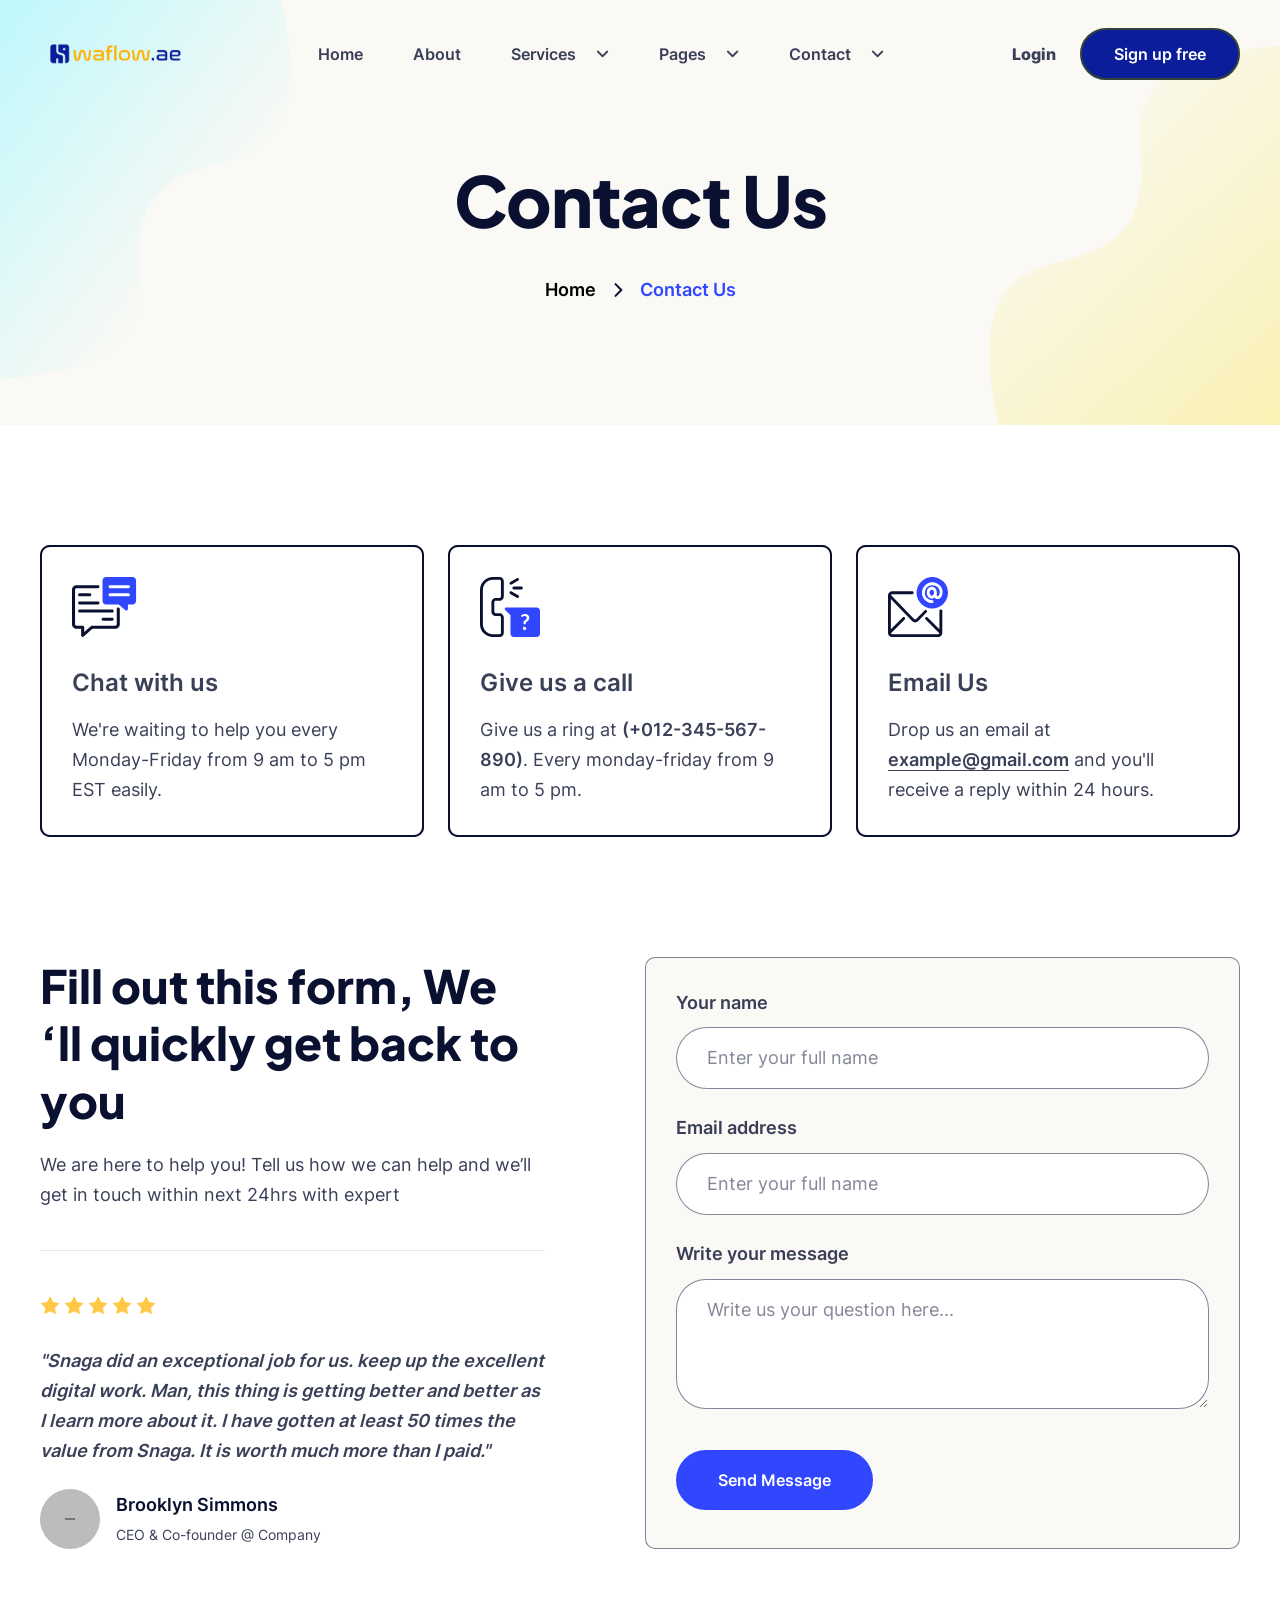
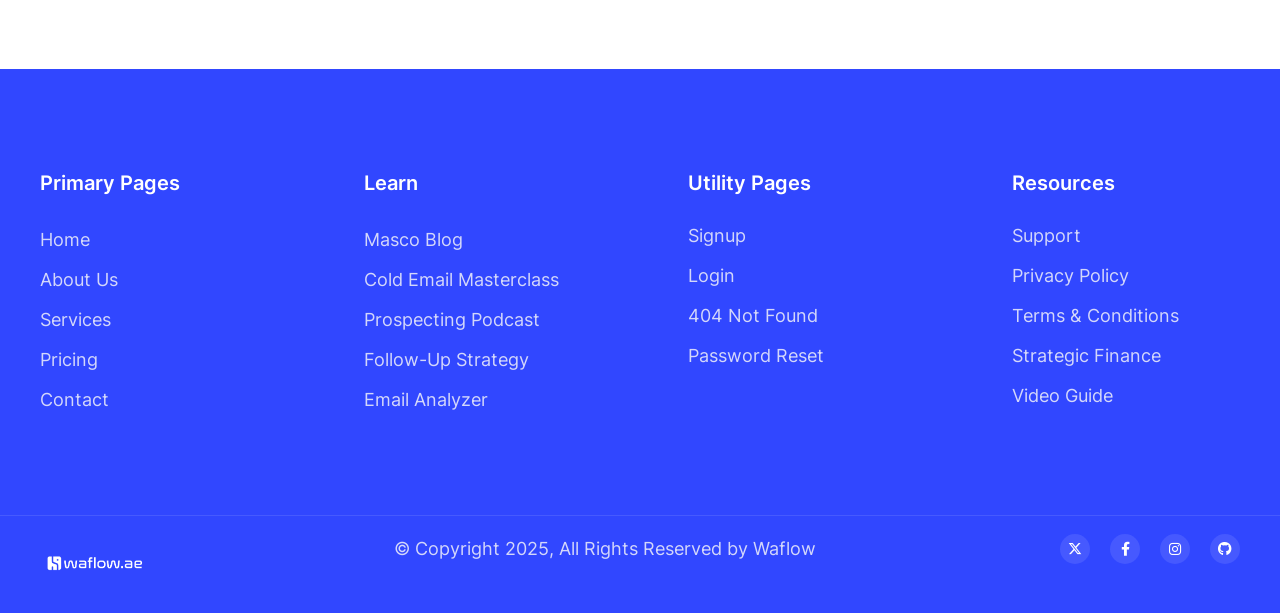
<file: contact.html>
<!doctype html>
<html lang="en">

<head>
    <meta charset="UTF-8" />
    <meta name="viewport" content="width=device-width, initial-scale=1.0" />
    <title>Masco - Saas Software Startup Tailwind Template</title>
    <meta name="description" content="AIMass Tailwind based SASS Template" />

    <!-- Favicon  -->
    <link rel="icon" href="assets/img/favicon.png" />

    <!-- Icon Font -->
    <link rel="stylesheet" href="assets/fonts/iconfonts/font-awesome/stylesheet.css" />
    <!-- Site font -->
    <link rel="stylesheet" href="assets/fonts/webfonts/inter/stylesheet.css" />
    <link rel="stylesheet" href="assets/fonts/webfonts/plus-jakarta-sans/stylesheet.css" />

    <!-- Vendor CSS -->
    <link rel="stylesheet" href="assets/css/vendors/swiper-bundle.min.css" />
    <link rel="stylesheet" href="assets/css/vendors/jos.css" />
    <link rel="stylesheet" href="assets/css/vendors/menu.css" />

    <!-- Custom CSS -->
    <link rel="stylesheet" href="assets/css/custom.css" />

    <!-- Development css -->
    <link href="assets/css/style.css" rel="stylesheet" />

    <!-- Production css -->
    <!-- <link rel="stylesheet" href="assets/css/style.min.css"> -->
</head>

<body>
    <div class="page-wrapper relative z-[1] bg-white">
        <!--...::: Header Start :::... -->
       <header class="site-header site-header--absolute is--white py-3" id="sticky-menu">
            <div class="container-default">
                <div class="flex items-center justify-between gap-x-8">
                    <!-- Header Logo -->
                    <a href="index.html" class="">
                        <img src="assets/img/waflow.png" alt="Masco" width="150" height="24" />
                    </a>
                    <!-- Header Logo -->

                    <!-- Header Navigation -->
                    <div class="menu-block-wrapper">
                        <div class="menu-overlay"></div>
                        <nav class="menu-block" id="append-menu-header">
                            <div class="mobile-menu-head">
                                <div class="go-back">
                                    <i class="fa-solid fa-angle-left"></i>
                                </div>
                                <div class="current-menu-title"></div>
                                <div class="mobile-menu-close">&times;</div>
                            </div>
                            <ul class="site-menu-main">
                                <li class="nav-item nav-item-has-children">
                                    <a href="#" class="nav-link-item drop-trigger">Home 
                                    </a>
                                   
                                </li>
                                <li class="nav-item">
                                    <a href="about.html" class="nav-link-item">About</a>
                                </li>
                                <li class="nav-item nav-item-has-children">
                                    <a href="#" class="nav-link-item drop-trigger">Services
                                        <i class="fa-solid fa-angle-down"></i>
                                    </a>
                                    <ul class="sub-menu" id="submenu-2">
                                        <li class="sub-menu--item">
                                            <a href="services.html">Services</a>
                                        </li>
                                        <li class="sub-menu--item">
                                            <a href="service-details.html">Service Details</a>
                                        </li>
                                    </ul>
                                </li>
                                <li class="nav-item nav-item-has-children">
                                    <a href="#" class="nav-link-item drop-trigger">Pages <i class="fa-solid fa-angle-down"></i>
                                    </a>
                                    <ul class="sub-menu" id="submenu-3">
                                        <li class="sub-menu--item nav-item-has-children">
                                            <a href="#" data-menu-get="h3" class="drop-trigger">blogs <i class="fa-solid fa-angle-right"></i></a>
                                            <ul class="sub-menu shape-none" id="submenu-4">
                                                <li class="sub-menu--item">
                                                    <a href="blog.html">blogs</a>
                                                </li>
                                                <li class="sub-menu--item">
                                                    <a href="blog-details.html">blog details</a>
                                                </li>
                                            </ul>
                                        </li>
                                        
                                      
                                        
                                        <li class="sub-menu--item nav-item-has-children">
                                            <a href="#" data-menu-get="h3" class="drop-trigger">Pricing
                                                <i class="fa-solid fa-angle-right"></i>
                                            </a>
                                            <ul class="sub-menu shape-none" id="submenu-8">
                                                <li class="sub-menu--item">
                                                    <a href="pricing.html">Pricing-1</a>
                                                </li>
                                                <li class="sub-menu--item">
                                                    <a href="pricing-2.html">Pricing-2</a>
                                                </li>
                                            </ul>
                                        </li>
                                        
                                    </ul>
                                </li>
                                <li class="nav-item nav-item-has-children">
                                    <a href="#" class="nav-link-item drop-trigger">Contact
                                        <i class="fa-solid fa-angle-down"></i>
                                    </a>
                                    <ul class="sub-menu" id="submenu-11">
                                        <li class="sub-menu--item">
                                            <a href="contact.html">Contact-1</a>
                                        </li>
                                        
                                    </ul>
                                </li>
                            </ul>
                        </nav>
                    </div>
                    <!-- Header Navigation -->

                    <!-- Header User Event -->
                    <div class="flex items-center gap-6">
                        <a href="login.html" class="btn-text hidden hover:text-ColorPurple sm:inline-block">Login</a>
                        <a href="signup.html" class="btn is-lunar-green is-rounded btn-animation group hidden sm:inline-block"><span>Sign up free</span></a>
                        <!-- Responsive Offcanvas Menu Button -->
                        <div class="block lg:hidden">
                            <button id="openBtn" class="hamburger-menu mobile-menu-trigger">
                                <span></span>
                                <span></span>
                                <span></span>
                            </button>
                        </div>
                    </div>
                    <!-- Header User Event -->
                </div>
            </div>
        </header>
        <!--...::: Header End :::... -->

        <main class="main-wrapper relative overflow-hidden">
            <!--...::: Breadcrumb Section Start :::... -->
            <section class="section-breadcrumb">
                <!-- Breadcrumb Section Spacer -->
                <div class="breadcrumb-wrapper">
                    <!-- Section Container -->
                    <div class="container-default">
                        <div class="breadcrumb-block">
                            <h1 class="breadcrumb-title">Contact Us</h1>
                            <ul class="breadcrumb-nav">
                                <li><a href="index.html">Home</a></li>
                                <li>Contact Us</li>
                            </ul>
                        </div>
                    </div>
                    <!-- Section Container -->

                    <!-- Breadcrumb Shape - 1 -->
                    <div class="absolute left-0 top-0 -z-10">
                        <img src="assets/img/elements/breadcrumb-shape-1.svg" alt="hero-shape-1" width="291" height="380" />
                    </div>

                    <!-- Breadcrumb Shape - 2 -->
                    <div class="absolute bottom-0 right-0 -z-[1]">
                        <img src="assets/img/elements/breadcrumb-shape-2.svg" alt="hero-shape-2" width="291" height="380" />
                    </div>
                </div>
                <!-- Breadcrumb Section Spacer -->
            </section>
            <!--...::: Breadcrumb Section End :::... -->

            <!--...::: Contact Info Section Start :::... -->
            <div class="section-contact-info">
                <!-- Section Space -->
                <div class="section-space">
                    <!-- Section Container -->
                    <div class="container-default">
                        <!-- Contact Info List -->
                        <div class="grid gap-6 md:grid-cols-2 lg:grid-cols-3">
                            <!-- Contact Info Item -->
                            <div class="jos" data-jos_delay="0">
                                <div class="hover-solid-shadow h-full">
                                    <div class="h-full rounded-[10px] border-2 border-ColorBlack bg-white p-[30px]">
                                        <img src="assets/img/icons/icon-duotone-chat.svg" alt="icon-duotone-chat" width="64" height="60" class="mb-[30px] h-[60px] w-auto" />
                                        <div>
                                            <div class="mb-4 text-2xl font-semibold -tracking-[0.5]">
                                                Chat with us
                                            </div>
                                            <p>
                                                We're waiting to help you every Monday-Friday from 9
                                                am to 5 pm EST easily.
                                            </p>
                                        </div>
                                    </div>
                                </div>
                            </div>
                            <!-- Contact Info Item -->
                            <!-- Contact Info Item -->
                            <div class="jos" data-jos_delay="0.3">
                                <div class="hover-solid-shadow h-full">
                                    <div class="h-full rounded-[10px] border-2 border-ColorBlack bg-white p-[30px]">
                                        <img src="assets/img/icons/icon-duotone-phone.svg" alt="icon-duotone-phone" width="64" height="60" class="mb-[30px] h-[60px] w-auto" />
                                        <div>
                                            <div class="mb-4 text-2xl font-semibold -tracking-[0.5]">
                                                Give us a call
                                            </div>
                                            <p>
                                                Give us a ring at
                                                <a href="tel:+01234567890" class="font-semibold hover:text-ColorBlue">(+012-345-567-890)</a>. Every monday-friday from 9 am to 5 pm.
                                            </p>
                                        </div>
                                    </div>
                                </div>
                            </div>
                            <!-- Contact Info Item -->
                            <!-- Contact Info Item -->
                            <div class="jos" data-jos_delay="0.6">
                                <div class="hover-solid-shadow h-full">
                                    <div class="h-full rounded-[10px] border-2 border-ColorBlack bg-white p-[30px]">
                                        <img src="assets/img/icons/icon-duotone-message.svg" alt="icon-duotone-message" width="64" height="60" class="mb-[30px] h-[60px] w-auto" />
                                        <div>
                                            <div class="mb-4 text-2xl font-semibold -tracking-[0.5]">
                                                Email Us
                                            </div>
                                            <p>
                                                Drop us an email at
                                                <a href="mailto:example@yourmail.com" class="font-semibold underline underline-offset-4 hover:text-ColorBlue">example@gmail.com</a>
                                                and you'll receive a reply within 24 hours.
                                            </p>
                                        </div>
                                    </div>
                                </div>
                            </div>
                            <!-- Contact Info Item -->
                            <!-- Contact Info List -->
                        </div>
                        <!-- Section Container -->
                    </div>
                    <!-- Section Space -->
                </div>
            </div>
            <!--...::: Contact Info Section End :::... -->

            <!--...::: Contact Section Start :::... -->
            <section class="section-contact">
                <!-- Section Space -->
                <div class="section-space-bottom">
                    <!-- Section Container -->
                    <div class="container-custom has-container-custom">
                        <!-- Contact Section Area -->
                        <div class="grid gap-[60px] lg:grid-cols-[0.85fr_1fr] lg:gap-20 xl:gap-[100px] xxl:gap-[134px]">
                            <!-- Contact Content Block -->
                            <div class="jos">
                                <!-- Section Wrapper -->
                                <div>
                                    <!-- Section Block -->
                                    <div class="mb-5">
                                        <h2>
                                            Fill out this form, We ‘ll quickly get back to you
                                        </h2>
                                    </div>
                                    <!-- Section Block -->
                                    <p>
                                        We are here to help you! Tell us how we can help and we’ll
                                        get in touch within next 24hrs with expert
                                    </p>
                                    <!-- Horizontal Line Separator -->
                                    <div class="my-7 h-px w-full bg-ColorBlack opacity-10 xl:my-10 xxl:my-14"></div>
                                    <!-- BlockQuote Block-->
                                    <div>
                                        <div class="mb-[25px] flex justify-center gap-1 text-[#FFC947] lg:justify-start">
                                            <span><i class="fa-sharp fa-solid fa-star"></i></span>
                                            <span><i class="fa-sharp fa-solid fa-star"></i></span>
                                            <span><i class="fa-sharp fa-solid fa-star"></i></span>
                                            <span><i class="fa-sharp fa-solid fa-star"></i></span>
                                            <span><i class="fa-sharp fa-solid fa-star"></i></span>
                                        </div>
                                        <blockquote class="mb-6 font-semibold italic text-opacity-80">
                                            "Snaga did an exceptional job for us. keep up the
                                            excellent digital work. Man, this thing is getting
                                            better and better as I learn more about it. I have
                                            gotten at least 50 times the value from Snaga. It is
                                            worth much more than I paid."
                                        </blockquote>
                                        <div class="flex flex-col items-center gap-4 lg:flex-row">
                                            <img src="assets/img/th-1/about-hero-user-blockquote-img-2.jpg" alt="about-hero-user-blockquote-img-2" width="60" height="60" class="mx-auto h-[60px] w-[60px] rounded-[50%] lg:mx-0" />
                                            <div>
                                                <span class="block font-semibold text-ColorBlack">Brooklyn Simmons</span>
                                                <span class="text-sm text-opacity-80">CEO & Co-founder @ Company</span>
                                            </div>
                                        </div>
                                    </div>
                                </div>
                                <!-- Section Wrapper -->
                            </div>
                            <!-- Contact Content Block -->

                            <!-- Contact Form Block -->
                            <div class="jos xm:p-10 rounded-[10px] border border-ColorBlack/50 bg-ColorOffWhite p-[30px]">
                                <form action="https://formspree.io/f/{form_id}" method="post">
                                    <!-- From Group List -->
                                    <div class="flex flex-col gap-6">
                                        <!-- Form Group Item-->
                                        <div>
                                            <label for="name" class="mb-[10px] block text-left font-semibold">Your name</label>
                                            <input type="text" name="name" id="name" placeholder="Enter your full name" class="w-full rounded-[50px] border border-ColorBlack/50 px-[30px] py-[15px] outline-none transition-all duration-300 placeholder:text-ColorBlack/50 focus:border-ColorBlue" required />
                                        </div>
                                        <!-- Form Group Item-->
                                        <!-- Form Group Item-->
                                        <div>
                                            <label for="email" class="mb-[10px] block text-left font-semibold">Email address</label>
                                            <input type="email" name="email" id="email" placeholder="Enter your full name" class="w-full rounded-[50px] border border-ColorBlack/50 px-[30px] py-[15px] outline-none transition-all duration-300 placeholder:text-ColorBlack/50 focus:border-ColorBlue" required />
                                        </div>
                                        <!-- Form Group Item-->
                                        <!-- Form Group Item-->
                                        <div>
                                            <label for="message" class="mb-[10px] block text-left font-semibold">Write your message</label>
                                            <textarea name="message" id="message" placeholder="Write us your question here..." class="min-h-[130px] w-full rounded-[30px] border border-ColorBlack/50 px-[30px] py-[15px] outline-none transition-all duration-300 placeholder:text-ColorBlack/50 focus:border-ColorBlue" required></textarea>
                                        </div>
                                        <!-- Form Group Item-->
                                    </div>
                                    <!-- From Group List -->
                                    <button type="submit" class="btn is-blue is-rounded is-large mt-8">
                                        Send Message
                                    </button>
                                </form>
                            </div>
                            <!-- Contact Form Block -->
                        </div>
                        <!-- Contact Section Area -->
                    </div>
                    <!-- Section Container -->
                </div>
                <!-- Section Space -->
            </section>
            <!--...::: Contact Section End :::... -->
        </main>

        <!--...::: Footer Section Start :::... -->
        <footer class="section-footer">
            <div class="bg-ColorBlue">
                <!-- Footer Area Center -->
                <div class="text-white">
                    <!-- Footer Center Spacing -->
                    <div class="py-[60px] lg:py-20 xl:py-[100px]">
                        <!-- Section Container -->
                        <div class="container-default">
                            <!-- Footer Widget List -->
                            <div class="grid gap-x-16 gap-y-10 sm:grid-cols-2 lg:grid-cols-4 xl:gap-x-24 xxl:gap-x-[134px]">
                                <!-- Footer Widget Item -->
                                <div class="flex flex-col gap-y-7">
                                    <!-- Footer Widget Title -->
                                    <div class="text-xl font-semibold capitalize">
                                        Primary Pages
                                    </div>
                                    <!-- Footer Navbar -->
                                    <ul class="flex flex-col gap-y-[10px] capitalize">
                                        <li>
                                            <a href="index.html" class="hover:opcity-100 text-[#FDFBF9]/80 underline-offset-4 transition-all duration-300 ease-linear hover:underline">Home</a>
                                        </li>
                                        <li>
                                            <a href="about.html" class="hover:opcity-100 text-[#FDFBF9]/80 underline-offset-4 transition-all duration-300 ease-linear hover:underline">About Us</a>
                                        </li>
                                        <li>
                                            <a href="services.html" class="hover:opcity-100 text-[#FDFBF9]/80 underline-offset-4 transition-all duration-300 ease-linear hover:underline">Services</a>
                                        </li>
                                        <li>
                                            <a href="pricing.html" class="hover:opcity-100 text-[#FDFBF9]/80 underline-offset-4 transition-all duration-300 ease-linear hover:underline">pricing</a>
                                        </li>
                                        <li>
                                            <a href="contact.html" class="hover:opcity-100 text-[#FDFBF9]/80 underline-offset-4 transition-all duration-300 ease-linear hover:underline">Contact</a>
                                        </li>
                                    </ul>
                                </div>
                                <!-- Footer Widget Item -->

                                <!-- Footer Widget Item -->
                                <div class="flex flex-col gap-y-7">
                                    <!-- Footer Widget Title -->
                                    <div class="text-xl font-semibold capitalize">Learn</div>
                                    <!-- Footer Navbar -->
                                    <ul class="flex flex-col gap-y-[10px] capitalize">
                                        <li>
                                            <a href="blog.html" class="hover:opcity-100 text-[#FDFBF9]/80 underline-offset-4 transition-all duration-300 ease-linear hover:underline">Masco Blog</a>
                                        </li>
                                        <li>
                                            <a href="index-6.html" class="hover:opcity-100 text-[#FDFBF9]/80 underline-offset-4 transition-all duration-300 ease-linear hover:underline">Cold Email Masterclass</a>
                                        </li>
                                        <li>
                                            <a href="#" class="hover:opcity-100 text-[#FDFBF9]/80 underline-offset-4 transition-all duration-300 ease-linear hover:underline">Prospecting Podcast</a>
                                        </li>
                                        <li>
                                            <a href="#" class="hover:opcity-100 text-[#FDFBF9]/80 underline-offset-4 transition-all duration-300 ease-linear hover:underline">Follow-Up Strategy</a>
                                        </li>
                                        <li>
                                            <a href="#" class="hover:opcity-100 text-[#FDFBF9]/80 underline-offset-4 transition-all duration-300 ease-linear hover:underline">Email Analyzer</a>
                                        </li>
                                    </ul>
                                </div>
                                <!-- Footer Widget Item -->

                                <!-- Footer Widget Item -->
                                <div class="flex flex-col gap-y-6">
                                    <!-- Footer Title -->
                                    <div class="text-xl font-semibold capitalize">
                                        Utility pages
                                    </div>
                                    <!-- Footer Title -->

                                    <!-- Footer Navbar -->
                                    <ul class="flex flex-col gap-y-[10px] capitalize">
                                        <li>
                                            <a href="signup.html" class="hover:opcity-100 text-[#FDFBF9]/80 underline-offset-4 transition-all duration-300 ease-linear hover:underline">Signup</a>
                                        </li>
                                        <li>
                                            <a href="login.html" class="hover:opcity-100 text-[#FDFBF9]/80 underline-offset-4 transition-all duration-300 ease-linear hover:underline">Login</a>
                                        </li>
                                        <li>
                                            <a href="error-404.html" class="hover:opcity-100 text-[#FDFBF9]/80 underline-offset-4 transition-all duration-300 ease-linear hover:underline">404 Not found</a>
                                        </li>
                                        <li>
                                            <a href="reset-password.html" class="hover:opcity-100 text-[#FDFBF9]/80 underline-offset-4 transition-all duration-300 ease-linear hover:underline">Password Reset</a>
                                        </li>
                                    </ul>
                                </div>
                                <!-- Footer Widget Item-->

                                <!-- Footer Widget Item -->
                                <div class="flex flex-col gap-y-6">
                                    <!-- Footer Title -->
                                    <div class="text-xl font-semibold capitalize">
                                        Resources
                                    </div>
                                    <!-- Footer Title -->

                                    <!-- Footer Navbar -->
                                    <ul class="flex flex-col gap-y-[10px] capitalize">
                                        <li>
                                            <a href="https://www.example.com/" target="_blank" rel="noopener noreferrer" class="hover:opcity-100 text-[#FDFBF9]/80 underline-offset-4 transition-all duration-300 ease-linear hover:underline">Support</a>
                                        </li>
                                        <li>
                                            <a href="https://www.example.com/" target="_blank" rel="noopener noreferrer" class="hover:opcity-100 text-[#FDFBF9]/80 underline-offset-4 transition-all duration-300 ease-linear hover:underline">Privacy policy</a>
                                        </li>
                                        <li>
                                            <a href="https://www.example.com/" target="_blank" rel="noopener noreferrer" class="hover:opcity-100 text-[#FDFBF9]/80 underline-offset-4 transition-all duration-300 ease-linear hover:underline">Terms & Conditions</a>
                                        </li>
                                        <li>
                                            <a href="https://www.example.com/" target="_blank" rel="noopener noreferrer" class="hover:opcity-100 text-[#FDFBF9]/80 underline-offset-4 transition-all duration-300 ease-linear hover:underline">Strategic finance</a>
                                        </li>
                                        <li>
                                            <a href="https://www.example.com/" target="_blank" rel="noopener noreferrer" class="hover:opcity-100 text-[#FDFBF9]/80 underline-offset-4 transition-all duration-300 ease-linear hover:underline">Video guide</a>
                                        </li>
                                    </ul>
                                </div>
                                <!-- Footer Widget Item -->
                            </div>
                            <!-- Footer Widget List -->
                        </div>
                        <!-- Section Container -->
                    </div>
                    <!-- Footer Center Spacing -->
                </div>
                <!-- Footer Area Center -->

                <div class="horizontal-line bg-white"></div>

                <!-- Footer Area Bottom -->
                <div>
                    <!-- Footer Bottom Spacing -->
                    <div class="py-[18px]">
                        <!-- Section Container -->
                        <div class="container-default">
                            <div class="flex flex-col items-center gap-5 lg:flex-row lg:items-start lg:justify-between">
                                <a href="index.html">
                                    <img src="assets/img/waflowlight.png" alt="Masco" width="109" height="24" />
                                </a>
                                <div class="text-center text-[#FDFBF9]/80">
                                    &copy; Copyright 2025, All Rights Reserved by Waflow
                                </div>
                                <!-- Footer Social Link -->
                                <div class="flex flex-wrap gap-5">
                                    <a href="https://twitter.com" target="_blank" rel="noopener noreferrer" class="flex h-[30px] w-[30px] items-center justify-center rounded-[50%] bg-white/10 text-sm text-white transition-all duration-300 hover:bg-ColorCorn hover:text-ColorLunarGreen" aria-label="twitter">
                                        <i class="fa-brands fa-x-twitter"></i>
                                    </a>
                                    <a href="https://www.facebook.com/" target="_blank" rel="noopener noreferrer" class="flex h-[30px] w-[30px] items-center justify-center rounded-[50%] bg-white/10 text-sm text-white transition-all duration-300 hover:bg-ColorCorn hover:text-ColorLunarGreen" aria-label="facebook">
                                        <i class="fa-brands fa-facebook-f"></i>
                                    </a>
                                    <a href="https://www.instagram.com/" target="_blank" rel="noopener noreferrer" class="flex h-[30px] w-[30px] items-center justify-center rounded-[50%] bg-white/10 text-sm text-white transition-all duration-300 hover:bg-ColorCorn hover:text-ColorLunarGreen" aria-label="instagram">
                                        <i class="fa-brands fa-instagram"></i>
                                    </a>
                                    <a href="https://www.github.com/" target="_blank" rel="noopener noreferrer" class="flex h-[30px] w-[30px] items-center justify-center rounded-[50%] bg-white/10 text-sm text-white transition-all duration-300 hover:bg-ColorCorn hover:text-ColorLunarGreen" aria-label="github">
                                        <i class="fa-brands fa-github"></i>
                                    </a>
                                </div>
                            </div>
                        </div>
                        <!-- Section Container -->
                    </div>
                    <!-- Footer Bottom Spacing -->
                </div>
                <!-- Footer Area Bottom -->
            </div>
        </footer>
        <!--...::: Footer Section End :::... -->
    </div>

    <!--Vendor js-->
    <script src="assets/js/vendors/counterup.js" type="module"></script>
    <script src="assets/js/vendors/swiper-bundle.min.js"></script>
    <script src="assets/js/vendors/fslightbox.js"></script>
    <script src="assets/js/vendors/jos.min.js"></script>
    <script src="assets/js/vendors/menu.js"></script>

    <!-- Main js -->
    <script src="assets/js/main.js"></script>
</body>

</html>
</file>
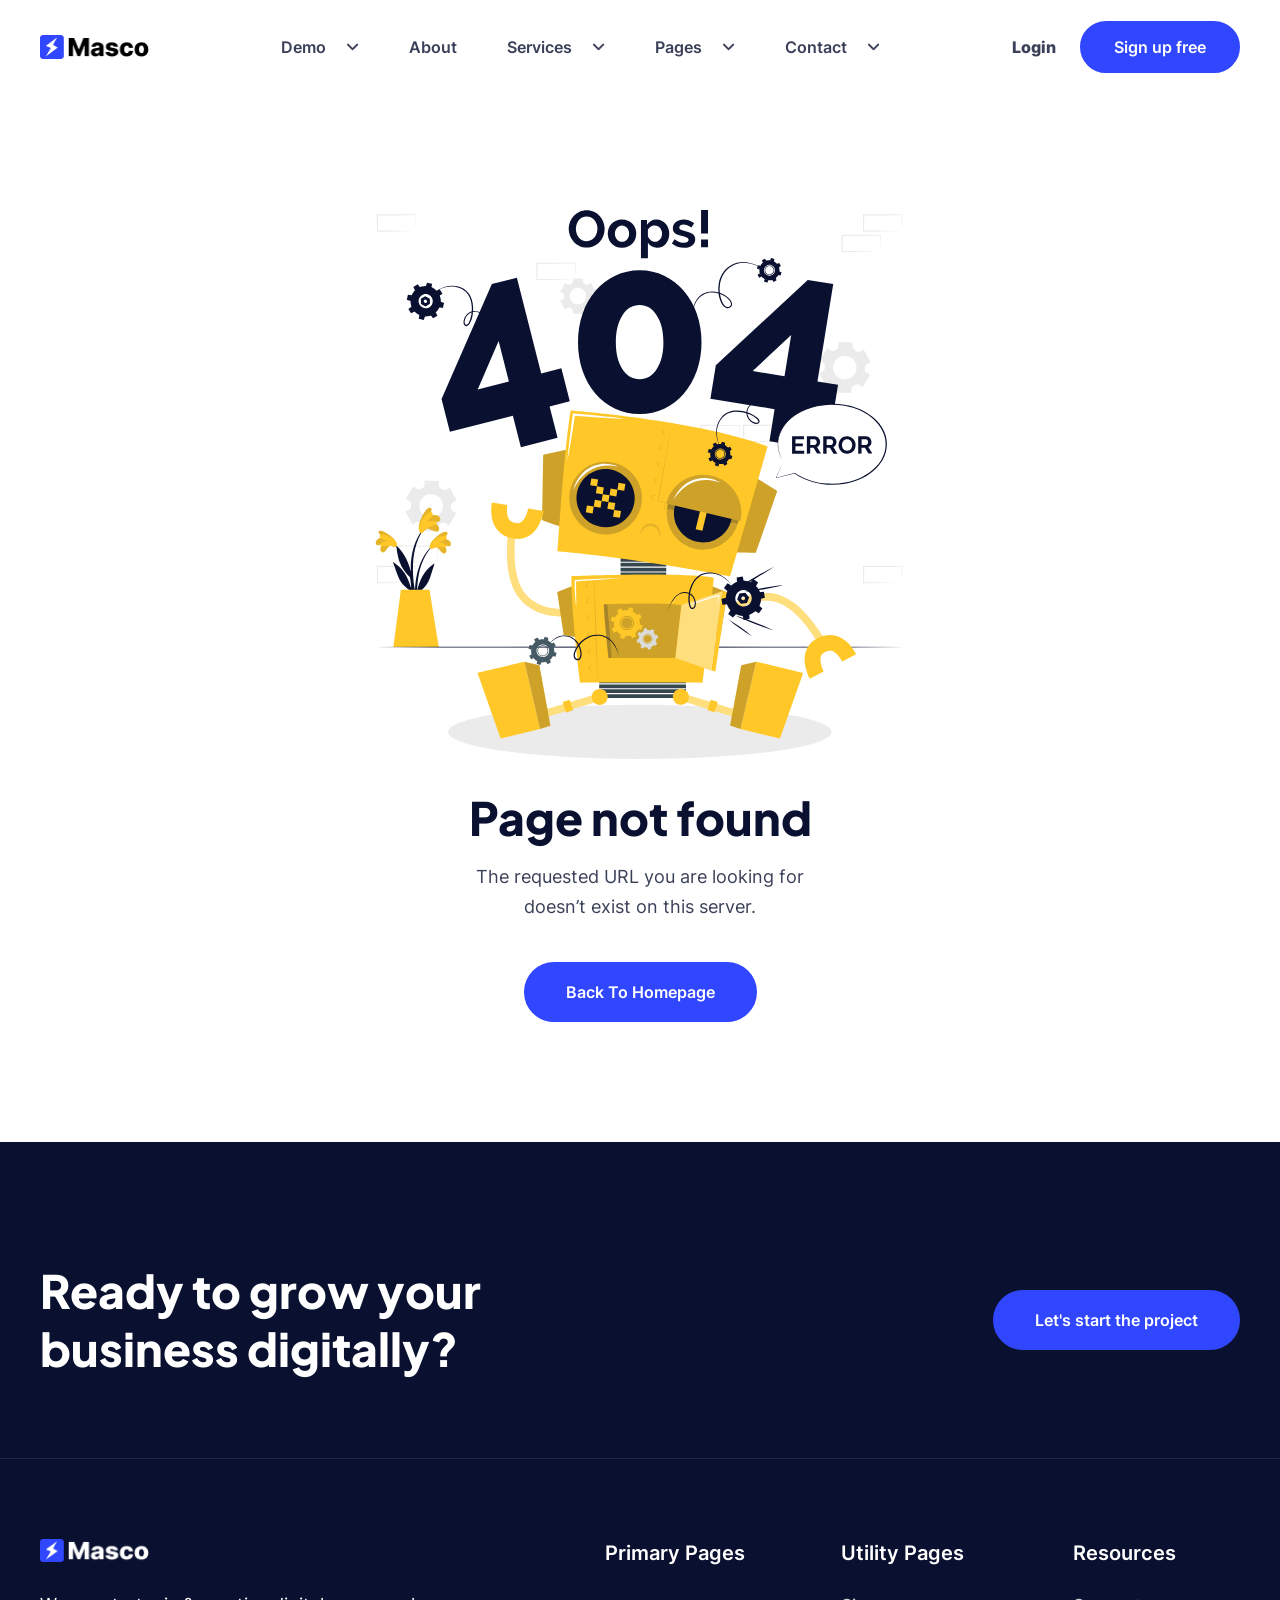
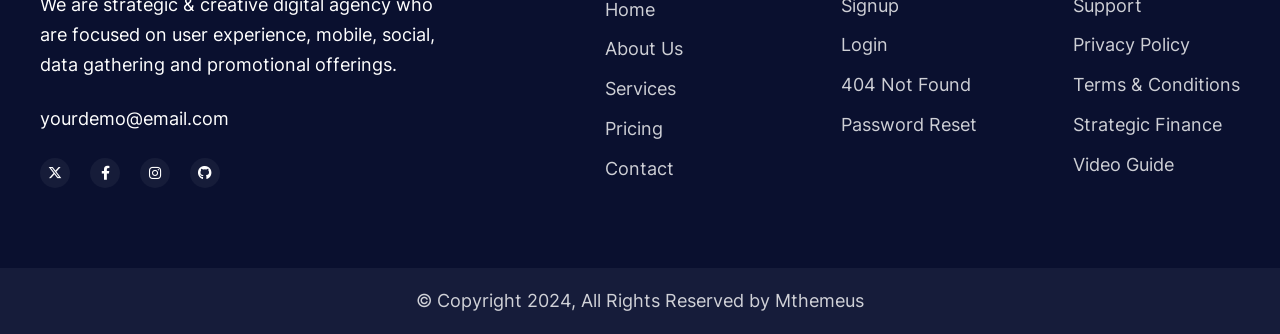
<file: error-404.html>
<!doctype html>
<html lang="en">

<head>
    <meta charset="UTF-8" />
    <meta name="viewport" content="width=device-width, initial-scale=1.0" />
    <title>Masco - Saas Software Startup Tailwind Template</title>
    <meta name="description" content="AIMass Tailwind based SASS Template" />

    <!-- Favicon  -->
    <link rel="icon" href="assets/img/favicon.png" />

    <!-- Icon Font -->
    <link rel="stylesheet" href="assets/fonts/iconfonts/font-awesome/stylesheet.css" />
    <!-- Site font -->
    <link rel="stylesheet" href="assets/fonts/webfonts/inter/stylesheet.css" />
    <link rel="stylesheet" href="assets/fonts/webfonts/plus-jakarta-sans/stylesheet.css" />

    <!-- Vendor CSS -->
    <link rel="stylesheet" href="assets/css/vendors/swiper-bundle.min.css" />
    <link rel="stylesheet" href="assets/css/vendors/jos.css" />
    <link rel="stylesheet" href="assets/css/vendors/menu.css" />

    <!-- Custom CSS -->
    <link rel="stylesheet" href="assets/css/custom.css" />

    <!-- Development css -->
    <link href="assets/css/style.css" rel="stylesheet" />

    <!-- Production css -->
    <!-- <link rel="stylesheet" href="assets/css/style.min.css"> -->
</head>

<body>
    <div class="page-wrapper relative z-[1] bg-white">
        <!--...::: Header Start :::... -->
        <header class="site-header site-header--absolute is--white py-3" id="sticky-menu">
            <div class="container-default">
                <div class="flex items-center justify-between gap-x-8">
                    <!-- Header Logo -->
                    <a href="index.html" class="">
                        <img src="assets/img/logo-blue-dark.png" alt="Masco" width="109" height="24" />
                    </a>
                    <!-- Header Logo -->

                    <!-- Header Navigation -->
                    <div class="menu-block-wrapper">
                        <div class="menu-overlay"></div>
                        <nav class="menu-block" id="append-menu-header">
                            <div class="mobile-menu-head">
                                <div class="go-back">
                                    <i class="fa-solid fa-angle-left"></i>
                                </div>
                                <div class="current-menu-title"></div>
                                <div class="mobile-menu-close">&times;</div>
                            </div>
                            <ul class="site-menu-main">
                                <li class="nav-item nav-item-has-children">
                                    <a href="#" class="nav-link-item drop-trigger">Demo <i class="fa-solid fa-angle-down"></i>
                                    </a>
                                    <ul class="sub-menu" id="submenu-1">
                                        <li class="sub-menu--item">
                                            <a href="index.html">Digital agency</a>
                                        </li>
                                        <li class="sub-menu--item">
                                            <a href="index-2.html">Chat software</a>
                                        </li>
                                        <li class="sub-menu--item">
                                            <a href="index-3.html">Fitness App</a>
                                        </li>
                                        <li class="sub-menu--item">
                                            <a href="index-4.html">Online Courses</a>
                                        </li>
                                        <li class="sub-menu--item">
                                            <a href="index-5.html">SEO Agency</a>
                                        </li>
                                        <li class="sub-menu--item">
                                            <a href="index-6.html">Cold Email</a>
                                        </li>
                                        <li class="sub-menu--item">
                                            <a href="index-7.html">Web Hosting</a>
                                        </li>
                                        <li class="sub-menu--item">
                                            <a href="index-8.html">Startup</a>
                                        </li>
                                        <li class="sub-menu--item">
                                            <a href="index-9.html">Tracking Software</a>
                                        </li>
                                        <li class="sub-menu--item">
                                            <a href="index-10.html">AI Writing Tool</a>
                                        </li>
                                        <li class="sub-menu--item">
                                            <a href="index-11.html">Website Builder</a>
                                        </li>
                                        <li class="sub-menu--item">
                                            <a href="index-12.html">AI Photo Editor</a>
                                        </li>
                                        <li class="sub-menu--item">
                                            <a href="index-13.html">initial coin offering (ICO)</a>
                                        </li>
                                        <li class="sub-menu--item">
                                            <a href="index-14.html">AI Content Generator</a>
                                        </li>
                                        <li class="sub-menu--item">
                                            <a href="index-15.html">IT Service</a>
                                        </li>
                                    </ul>
                                </li>
                                <li class="nav-item">
                                    <a href="about.html" class="nav-link-item">About</a>
                                </li>
                                <li class="nav-item nav-item-has-children">
                                    <a href="#" class="nav-link-item drop-trigger">Services
                                        <i class="fa-solid fa-angle-down"></i>
                                    </a>
                                    <ul class="sub-menu" id="submenu-2">
                                        <li class="sub-menu--item">
                                            <a href="services.html">Services</a>
                                        </li>
                                        <li class="sub-menu--item">
                                            <a href="service-details.html">Service Details</a>
                                        </li>
                                    </ul>
                                </li>
                                <li class="nav-item nav-item-has-children">
                                    <a href="#" class="nav-link-item drop-trigger">Pages <i class="fa-solid fa-angle-down"></i>
                                    </a>
                                    <ul class="sub-menu" id="submenu-3">
                                        <li class="sub-menu--item nav-item-has-children">
                                            <a href="#" data-menu-get="h3" class="drop-trigger">blogs <i class="fa-solid fa-angle-right"></i></a>
                                            <ul class="sub-menu shape-none" id="submenu-4">
                                                <li class="sub-menu--item">
                                                    <a href="blog.html">blogs</a>
                                                </li>
                                                <li class="sub-menu--item">
                                                    <a href="blog-details.html">blog details</a>
                                                </li>
                                            </ul>
                                        </li>
                                        <li class="sub-menu--item nav-item-has-children">
                                            <a href="#" data-menu-get="h3" class="drop-trigger">Team
                                                <i class="fa-solid fa-angle-right"></i>
                                            </a>
                                            <ul class="sub-menu shape-none" id="submenu-5">
                                                <li class="sub-menu--item">
                                                    <a href="teams.html">Teams</a>
                                                </li>
                                            </ul>
                                        </li>
                                        <li class="sub-menu--item nav-item-has-children">
                                            <a href="#" data-menu-get="h3" class="drop-trigger">FAQ
                                                <i class="fa-solid fa-angle-right"></i>
                                            </a>
                                            <ul class="sub-menu shape-none" id="submenu-6">
                                                <li class="sub-menu--item">
                                                    <a href="faq.html">FAQ-1</a>
                                                </li>
                                                <li class="sub-menu--item">
                                                    <a href="faq-2.html">FAQ-2</a>
                                                </li>
                                                <li class="sub-menu--item">
                                                    <a href="faq-3.html">FAQ-3</a>
                                                </li>
                                                <li class="sub-menu--item">
                                                    <a href="faq-4.html">FAQ-4</a>
                                                </li>
                                            </ul>
                                        </li>
                                        <li class="sub-menu--item nav-item-has-children">
                                            <a href="#" data-menu-get="h3" class="drop-trigger">Portfolio
                                                <i class="fa-solid fa-angle-right"></i>
                                            </a>
                                            <ul class="sub-menu shape-none" id="submenu-7">
                                                <li class="sub-menu--item">
                                                    <a href="portfolio.html">Portfolio Classic</a>
                                                </li>
                                                <li class="sub-menu--item">
                                                    <a href="portfolio-2.html">Portfolio Masonry</a>
                                                </li>
                                                <li class="sub-menu--item">
                                                    <a href="portfolio-3.html">Portfolio Modern</a>
                                                </li>
                                                <li class="sub-menu--item">
                                                    <a href="portfolio-4.html">Portfolio Minimal</a>
                                                </li>
                                                <li class="sub-menu--item">
                                                    <a href="portfolio-details.html">Portfolio Details</a>
                                                </li>
                                            </ul>
                                        </li>
                                        <li class="sub-menu--item nav-item-has-children">
                                            <a href="#" data-menu-get="h3" class="drop-trigger">Pricing
                                                <i class="fa-solid fa-angle-right"></i>
                                            </a>
                                            <ul class="sub-menu shape-none" id="submenu-8">
                                                <li class="sub-menu--item">
                                                    <a href="pricing.html">Pricing-1</a>
                                                </li>
                                                <li class="sub-menu--item">
                                                    <a href="pricing-2.html">Pricing-2</a>
                                                </li>
                                            </ul>
                                        </li>
                                        <li class="sub-menu--item nav-item-has-children">
                                            <a href="#" data-menu-get="h3" class="drop-trigger">Careers
                                                <i class="fa-solid fa-angle-right"></i>
                                            </a>
                                            <ul class="sub-menu shape-none" id="submenu-9">
                                                <li class="sub-menu--item">
                                                    <a href="careers.html">Career</a>
                                                </li>
                                                <li class="sub-menu--item">
                                                    <a href="career-details.html">Career Details</a>
                                                </li>
                                            </ul>
                                        </li>
                                        <li class="sub-menu--item nav-item-has-children">
                                            <a href="#" data-menu-get="h3" class="drop-trigger">Utilities
                                                <i class="fa-solid fa-angle-right"></i>
                                            </a>
                                            <ul class="sub-menu shape-none" id="submenu-10">
                                                <li class="sub-menu--item">
                                                    <a href="login.html">Login</a>
                                                </li>
                                                <li class="sub-menu--item">
                                                    <a href="signup.html">Signup</a>
                                                </li>
                                                <li class="sub-menu--item">
                                                    <a href="reset-password.html">Reset Password</a>
                                                </li>
                                                <li class="sub-menu--item">
                                                    <a href="coming-soon.html">Coming Soon</a>
                                                </li>
                                                <li class="sub-menu--item">
                                                    <a href="error-404.html">Error 404</a>
                                                </li>
                                            </ul>
                                        </li>
                                    </ul>
                                </li>
                                <li class="nav-item nav-item-has-children">
                                    <a href="#" class="nav-link-item drop-trigger">Contact
                                        <i class="fa-solid fa-angle-down"></i>
                                    </a>
                                    <ul class="sub-menu" id="submenu-11">
                                        <li class="sub-menu--item">
                                            <a href="contact.html">Contact-1</a>
                                        </li>
                                        <li class="sub-menu--item">
                                            <a href="contact-2.html">Contact-2</a>
                                        </li>
                                        <li class="sub-menu--item">
                                            <a href="contact-3.html">Contact-3</a>
                                        </li>
                                    </ul>
                                </li>
                            </ul>
                        </nav>
                    </div>
                    <!-- Header Navigation -->

                    <!-- Header User Event -->
                    <div class="flex items-center gap-6">
                        <a href="login.html" class="btn-text hidden hover:text-ColorBlue md:inline-block">Login</a>
                        <a href="signup.html" class="btn is-blue is-rounded btn-animation group hidden md:inline-block"><span>Sign up free</span></a>
                        <!-- Responsive Offcanvas Menu Button -->
                        <div class="block lg:hidden">
                            <button id="openBtn" class="hamburger-menu mobile-menu-trigger">
                                <span></span>
                                <span></span>
                                <span></span>
                            </button>
                        </div>
                    </div>
                    <!-- Header User Event -->
                </div>
            </div>
        </header>
        <!--...::: Header End :::... -->

        <main class="main-wrapper relative overflow-hidden">
            <!--...::: 404 Section Start :::... -->
            <section class="section-404">
                <!-- Section Space -->
                <div class="section-space">
                    <!-- Section Container -->
                    <div class="container-default">
                        <div class=""></div>
                        <div class="mt-10 flex flex-col items-center justify-center text-center lg:mt-[60px] xl:mt-[90px]">
                            <img src="assets/img/th-1/404-img.svg" alt="404-img" width="532" height="550" class="mb-[30px]" />
                            <h2 class="mb-[15px]">Page not found</h2>
                            <p class="mb-10 max-w-[374px] text-ColorBlack/80">
                                The requested URL you are looking for doesn’t exist on this
                                server.
                            </p>
                            <a href="index.html" class="btn is-blue is-rounded btn-animation is-large group"><span>Back To Homepage</span></a>
                        </div>
                    </div>
                    <!-- Section Container -->
                </div>
                <!-- Section Space -->
            </section>
            <!--...::: 404 Section End :::... -->
        </main>

        <!--...::: Footer Section Start :::... -->
        <footer class="section-footer">
            <div class="bg-ColorBlack">
                <!-- Footer Area Top -->
                <div class="relative z-10">
                    <!-- Footer Top Spacing -->
                    <div class="pb-[60px] pt-20 lg:pb-20 lg:pt-[100px] xl:pt-[120px]">
                        <!-- Section Container -->
                        <div class="container-default">
                            <!-- Section Wrapper -->
                            <div class="flex flex-wrap items-center justify-center text-center lg:text-left lg:justify-between gap-8">
                                <!-- Section Block -->
                                <div class="max-w-[400px] md:max-w-[500px] lg:max-w-[550px]">
                                    <h2 class="text-white">
                                        Ready to grow your business digitally?
                                    </h2>
                                </div>
                                <!-- Section Block -->
                                <a href="portfolio.html" class="btn is-blue is-rounded btn-animation is-large group"><span>Let's start the project</span></a>
                            </div>
                            <!-- Section Wrapper -->
                        </div>
                        <!-- Section Container -->
                    </div>
                    <!-- Footer Top Spacing -->

                    <!-- CTA Shape -->
                    <div class="absolute right-[9%] top-8 -z-10 hidden xxl:block">
                        <img src="assets/img/elements/cta-1-shape-1.svg" alt="cta-1-shape-1" width="115" height="130" />
                    </div>
                </div>
                <!-- Footer Area Top -->

                <!-- Horizontal Line Separator -->
                <div class="horizontal-line bg-white"></div>
                <!-- Horizontal Line Separator -->

                <!-- Footer Area Center -->
                <div class="text-white">
                    <!-- Footer Center Spacing -->
                    <div class="py-[60px] lg:py-20">
                        <!-- Section Container -->
                        <div class="container-default">
                            <!-- Footer Widget List -->
                            <div class="grid gap-x-16 gap-y-10 sm:grid-cols-2 md:grid-cols-3 lg:grid-cols-[1fr_repeat(3,_auto)] xl:gap-x-24 xxl:gap-x-[134px]">
                                <!-- Footer Widget Item -->
                                <div class="flex flex-col gap-y-7 md:col-span-3 lg:col-span-1">
                                    <!-- Footer Logo -->
                                    <a href="index.html">
                                        <img src="assets/img/logo-blue-light.png" alt="Masco" width="109" height="24" />
                                    </a>
                                    <!-- Footer Content -->
                                    <div>
                                        <!-- Footer About Text -->
                                        <div class="lg:max-w-[416px]">
                                            We are strategic & creative digital agency who are
                                            focused on user experience, mobile, social, data
                                            gathering and promotional offerings.
                                        </div>
                                        <!-- Footer Mail -->
                                        <a href="mailto:yourdemo@email.com" class="my-6 block underline-offset-4 transition-all duration-300 hover:underline">yourdemo@email.com</a>
                                        <!-- Footer Social Link -->
                                        <div class="flex flex-wrap gap-5">
                                            <a href="https://twitter.com" target="_blank" rel="noopener noreferrer" class="flex h-[30px] w-[30px] items-center justify-center rounded-[50%] bg-white bg-opacity-5 text-sm text-white transition-all duration-300 hover:bg-ColorBlue" aria-label="twitter">
                                                <i class="fa-brands fa-x-twitter"></i>
                                            </a>
                                            <a href="https://www.facebook.com/" target="_blank" rel="noopener noreferrer" class="flex h-[30px] w-[30px] items-center justify-center rounded-[50%] bg-white bg-opacity-5 text-sm text-white transition-all duration-300 hover:bg-ColorBlue" aria-label="facebook">
                                                <i class="fa-brands fa-facebook-f"></i>
                                            </a>
                                            <a href="https://www.instagram.com/" target="_blank" rel="noopener noreferrer" class="flex h-[30px] w-[30px] items-center justify-center rounded-[50%] bg-white bg-opacity-5 text-sm text-white transition-all duration-300 hover:bg-ColorBlue" aria-label="instagram">
                                                <i class="fa-brands fa-instagram"></i>
                                            </a>
                                            <a href="https://www.github.com/" target="_blank" rel="noopener noreferrer" class="flex h-[30px] w-[30px] items-center justify-center rounded-[50%] bg-white bg-opacity-5 text-sm text-white transition-all duration-300 hover:bg-ColorBlue" aria-label="github">
                                                <i class="fa-brands fa-github"></i>
                                            </a>
                                        </div>
                                    </div>
                                    <!-- Footer Content -->
                                </div>
                                <!-- Footer Widget Item -->

                                <!-- Footer Widget Item -->
                                <div class="flex flex-col gap-y-7 md:col-span-1 lg:col-span-1">
                                    <!-- Footer Widget Title -->
                                    <div class="text-xl font-semibold capitalize">
                                        Primary Pages
                                    </div>
                                    <!-- Footer Navbar -->
                                    <ul class="flex flex-col gap-y-[10px] capitalize">
                                        <li>
                                            <a href="index.html" class="hover:opcity-100 underline-offset-4 opacity-80 transition-all duration-300 ease-linear hover:underline">Home</a>
                                        </li>
                                        <li>
                                            <a href="about.html" class="hover:opcity-100 underline-offset-4 opacity-80 transition-all duration-300 ease-linear hover:underline">About Us</a>
                                        </li>
                                        <li>
                                            <a href="services.html" class="hover:opcity-100 underline-offset-4 opacity-80 transition-all duration-300 ease-linear hover:underline">Services</a>
                                        </li>
                                        <li>
                                            <a href="pricing.html" class="hover:opcity-100 underline-offset-4 opacity-80 transition-all duration-300 ease-linear hover:underline">pricing</a>
                                        </li>
                                        <li>
                                            <a href="contact.html" class="hover:opcity-100 underline-offset-4 opacity-80 transition-all duration-300 ease-linear hover:underline">Contact</a>
                                        </li>
                                    </ul>
                                </div>
                                <!-- Footer Widget Item -->

                                <!-- Footer Widget Item -->
                                <div class="flex flex-col gap-y-6 md:col-span-1 lg:col-span-1">
                                    <!-- Footer Title -->
                                    <div class="text-xl font-semibold capitalize">
                                        Utility pages
                                    </div>
                                    <!-- Footer Title -->

                                    <!-- Footer Navbar -->
                                    <ul class="flex flex-col gap-y-[10px] capitalize">
                                        <li>
                                            <a href="signup.html" class="hover:opcity-100 underline-offset-4 opacity-80 transition-all duration-300 ease-linear hover:underline">Signup</a>
                                        </li>
                                        <li>
                                            <a href="login.html" class="hover:opcity-100 underline-offset-4 opacity-80 transition-all duration-300 ease-linear hover:underline">Login</a>
                                        </li>
                                        <li>
                                            <a href="error-404.html" class="hover:opcity-100 underline-offset-4 opacity-80 transition-all duration-300 ease-linear hover:underline">404 Not found</a>
                                        </li>
                                        <li>
                                            <a href="reset-password.html" class="hover:opcity-100 underline-offset-4 opacity-80 transition-all duration-300 ease-linear hover:underline">Password Reset</a>
                                        </li>
                                    </ul>
                                </div>
                                <!-- Footer Widget Item-->

                                <!-- Footer Widget Item -->
                                <div class="flex flex-col gap-y-6 md:col-span-1 lg:col-span-1">
                                    <!-- Footer Title -->
                                    <div class="text-xl font-semibold capitalize">
                                        Resources
                                    </div>
                                    <!-- Footer Title -->

                                    <!-- Footer Navbar -->
                                    <ul class="flex flex-col gap-y-[10px] capitalize">
                                        <li>
                                            <a href="https://www.example.com/" target="_blank" rel="noopener noreferrer" class="hover:opcity-100 underline-offset-4 opacity-80 transition-all duration-300 ease-linear hover:underline">Support</a>
                                        </li>
                                        <li>
                                            <a href="https://www.example.com/" target="_blank" rel="noopener noreferrer" class="hover:opcity-100 underline-offset-4 opacity-80 transition-all duration-300 ease-linear hover:underline">Privacy policy</a>
                                        </li>
                                        <li>
                                            <a href="https://www.example.com/" target="_blank" rel="noopener noreferrer" class="hover:opcity-100 underline-offset-4 opacity-80 transition-all duration-300 ease-linear hover:underline">Terms & Conditions</a>
                                        </li>
                                        <li>
                                            <a href="https://www.example.com/" target="_blank" rel="noopener noreferrer" class="hover:opcity-100 underline-offset-4 opacity-80 transition-all duration-300 ease-linear hover:underline">Strategic finance</a>
                                        </li>
                                        <li>
                                            <a href="https://www.example.com/" target="_blank" rel="noopener noreferrer" class="hover:opcity-100 underline-offset-4 opacity-80 transition-all duration-300 ease-linear hover:underline">Video guide</a>
                                        </li>
                                    </ul>
                                </div>
                                <!-- Footer Widget Item -->
                            </div>
                            <!-- Footer Widget List -->
                        </div>
                        <!-- Section Container -->
                    </div>
                    <!-- Footer Center Spacing -->
                </div>
                <!-- Footer Area Center -->

                <!-- Footer Bottom -->
                <div class="bg-white bg-opacity-5">
                    <!-- Footer Bottom Spacing -->
                    <div class="py-[18px]">
                        <!-- Section Container -->
                        <div class="container-default">
                            <div class="text-center text-white text-opacity-80">
                                &copy; Copyright 2024, All Rights Reserved by Mthemeus
                            </div>
                        </div>
                        <!-- Section Container -->
                    </div>
                    <!-- Footer Bottom Spacing -->
                </div>
                <!-- Footer Bottom -->
            </div>
        </footer>
        <!--...::: Footer Section End :::... -->
    </div>

    <!--Vendor js-->
    <script src="assets/js/vendors/counterup.js" type="module"></script>
    <script src="assets/js/vendors/swiper-bundle.min.js"></script>
    <script src="assets/js/vendors/fslightbox.js"></script>
    <script src="assets/js/vendors/jos.min.js"></script>
    <script src="assets/js/vendors/menu.js"></script>

    <!-- Main js -->
    <script src="assets/js/main.js"></script>
</body>

</html>
</file>
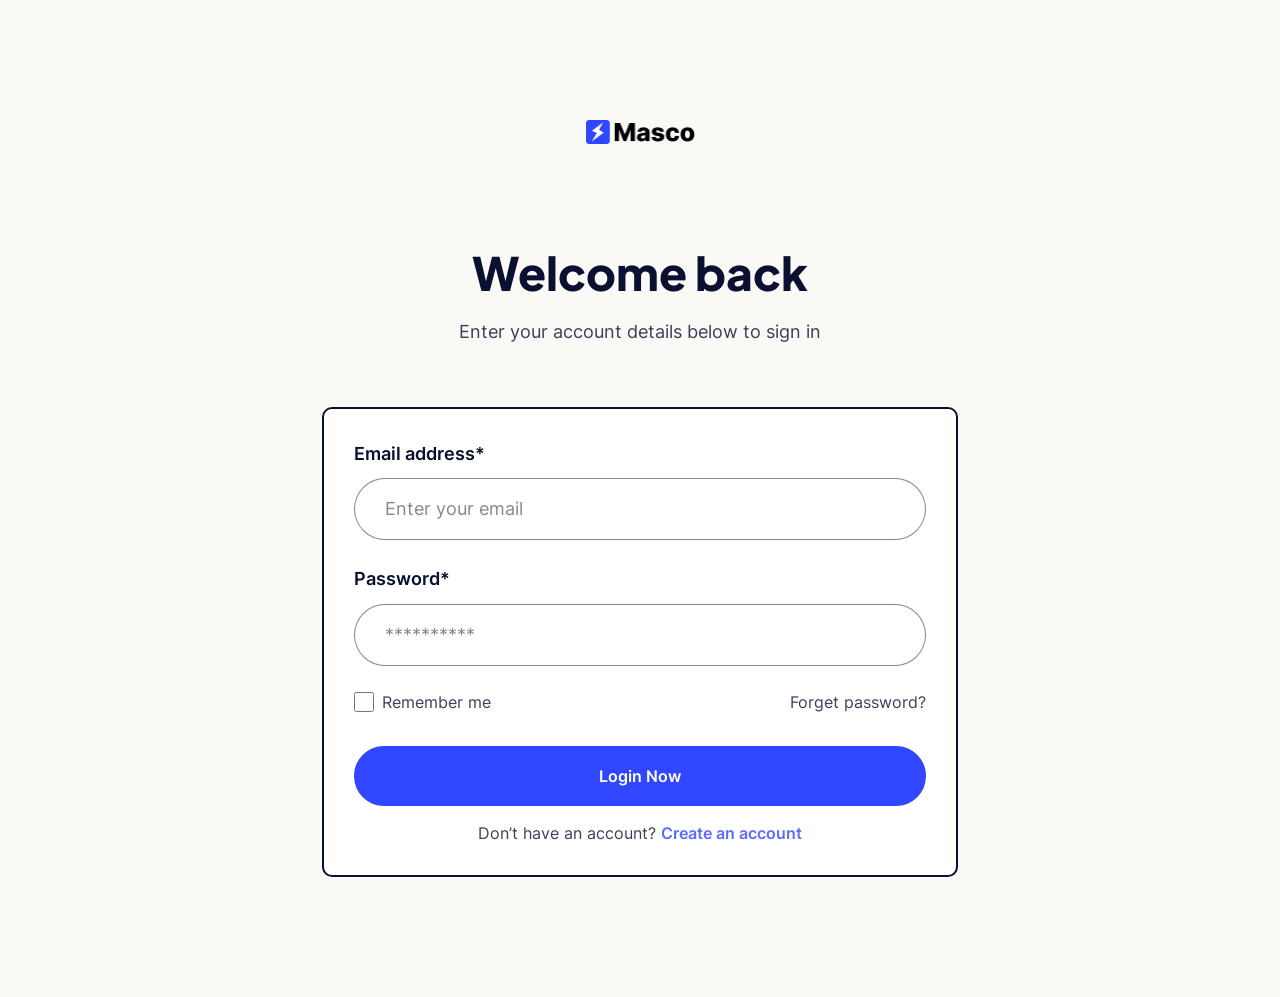
<file: login.html>
<!doctype html>
<html lang="en">

<head>
    <meta charset="UTF-8" />
    <meta name="viewport" content="width=device-width, initial-scale=1.0" />
    <title>Masco - Saas Software Startup Tailwind Template</title>
    <meta name="description" content="AIMass Tailwind based SASS Template" />

    <!-- Favicon  -->
    <link rel="icon" href="assets/img/favicon.png" />

    <!-- Icon Font -->
    <link rel="stylesheet" href="assets/fonts/iconfonts/font-awesome/stylesheet.css" />
    <!-- Site font -->
    <link rel="stylesheet" href="assets/fonts/webfonts/inter/stylesheet.css" />
    <link rel="stylesheet" href="assets/fonts/webfonts/plus-jakarta-sans/stylesheet.css" />

    <!-- Vendor CSS -->
    <link rel="stylesheet" href="assets/css/vendors/swiper-bundle.min.css" />
    <link rel="stylesheet" href="assets/css/vendors/jos.css" />
    <link rel="stylesheet" href="assets/css/vendors/menu.css" />

    <!-- Custom CSS -->
    <link rel="stylesheet" href="assets/css/custom.css" />

    <!-- Development css -->
    <link href="assets/css/style.css" rel="stylesheet" />

    <!-- Production css -->
    <!-- <link rel="stylesheet" href="assets/css/style.min.css"> -->
</head>

<body>
    <div class="page-wrapper relative z-[1] bg-ColorOffWhite">
        <main class="main-wrapper relative overflow-hidden">
            <!--...::: Sign-in Section Start :::... -->
            <section class="section-signin">
                <!-- Section Space -->
                <div class="section-space">
                    <!-- Section Container -->
                    <div class="container-default">
                        <div class="mx-auto max-w-[636px]">
                            <div class="flex flex-col items-center justify-center text-center">
                                <!-- Logo -->
                                <a href="index.html" class="mb-[60px] lg:mb-20 xl:mb-[100px]">
                                    <img src="assets/img/logo-blue-dark.png" alt="logo-blue-dark" width="109" height="24" />
                                </a>
                                <!-- Logo -->

                                <!-- Section Wrapper -->
                                <div>
                                    <!-- Section Block -->
                                    <div>
                                        <!-- Section Title -->
                                        <h2 class="mb-[15px]">Welcome back</h2>
                                        <!-- Section Title -->
                                        <p class="text-ColorBlack/80">
                                            Enter your account details below to sign in
                                        </p>
                                    </div>
                                    <!-- Section Block -->
                                </div>
                                <!-- Section Wrapper -->
                            </div>

                            <!-- Sign-in Form Block -->
                            <div class="jos xm:p-10 mt-10 rounded-[10px] border-2 border-ColorBlack bg-white p-[30px] lg:mt-[60px]">
                                <form action="#" method="post">
                                    <!-- From Group List -->
                                    <div class="flex flex-col gap-6">
                                        <!-- Form Group Item-->
                                        <div>
                                            <label for="email" class="mb-[10px] block text-left font-semibold text-ColorBlack">Email address*</label>
                                            <input type="email" name="email" id="email" placeholder="Enter your email" class="w-full rounded-[50px] border border-ColorBlack/50 px-[30px] py-[15px] outline-none transition-all duration-300 placeholder:text-ColorBlack/50 focus:border-ColorBlue" required />
                                        </div>
                                        <!-- Form Group Item-->
                                        <!-- Form Group Item-->
                                        <div>
                                            <label for="password" class="mb-[10px] block text-left font-semibold text-ColorBlack">Password*</label>
                                            <input type="password" name="password" id="password" placeholder="**********" class="w-full rounded-[50px] border border-ColorBlack/50 px-[30px] py-[15px] outline-none transition-all duration-300 placeholder:text-ColorBlack/50 focus:border-ColorBlue" required />
                                        </div>
                                        <!-- Form Group Item-->

                                        <!-- Form Group Item-->
                                        <div class="flex flex-wrap items-center justify-between text-base text-ColorBlack/80">
                                            <label for="check" class="flex items-center gap-2">
                                                <input type="checkbox" name="check" id="check" class="h-5 w-5 rounded-[10px] border border-ColorBlack accent-ColorBlue" />
                                                <span>Remember me</span>
                                            </label>

                                            <a href="reset-password.html" class="hover:text-ColorBlue">Forget password?</a>
                                        </div>
                                        <!-- Form Group Item-->
                                    </div>
                                    <!-- From Group List -->
                                    <button type="submit" class="btn is-blue is-rounded is-large mt-8 w-full">
                                        Login Now
                                    </button>
                                </form>

                                <p class="mt-[15px] text-center text-base text-ColorBlack/80">
                                    Don’t have an account?
                                    <a href="signup.html" class="font-semibold text-ColorBlue/80 hover:text-ColorBlue">Create an account</a>
                                </p>
                            </div>
                            <!-- Sign-in Form Block -->
                        </div>
                    </div>
                    <!-- Section Container -->
                </div>
                <!-- Section Space -->
            </section>
            <!--...::: Sign-in Section End :::... -->
        </main>
    </div>

    <!--Vendor js-->
    <script src="assets/js/vendors/counterup.js" type="module"></script>
    <script src="assets/js/vendors/swiper-bundle.min.js"></script>
    <script src="assets/js/vendors/fslightbox.js"></script>
    <script src="assets/js/vendors/jos.min.js"></script>

    <!-- Main js -->
    <script src="assets/js/main.js"></script>
</body>

</html>
</file>
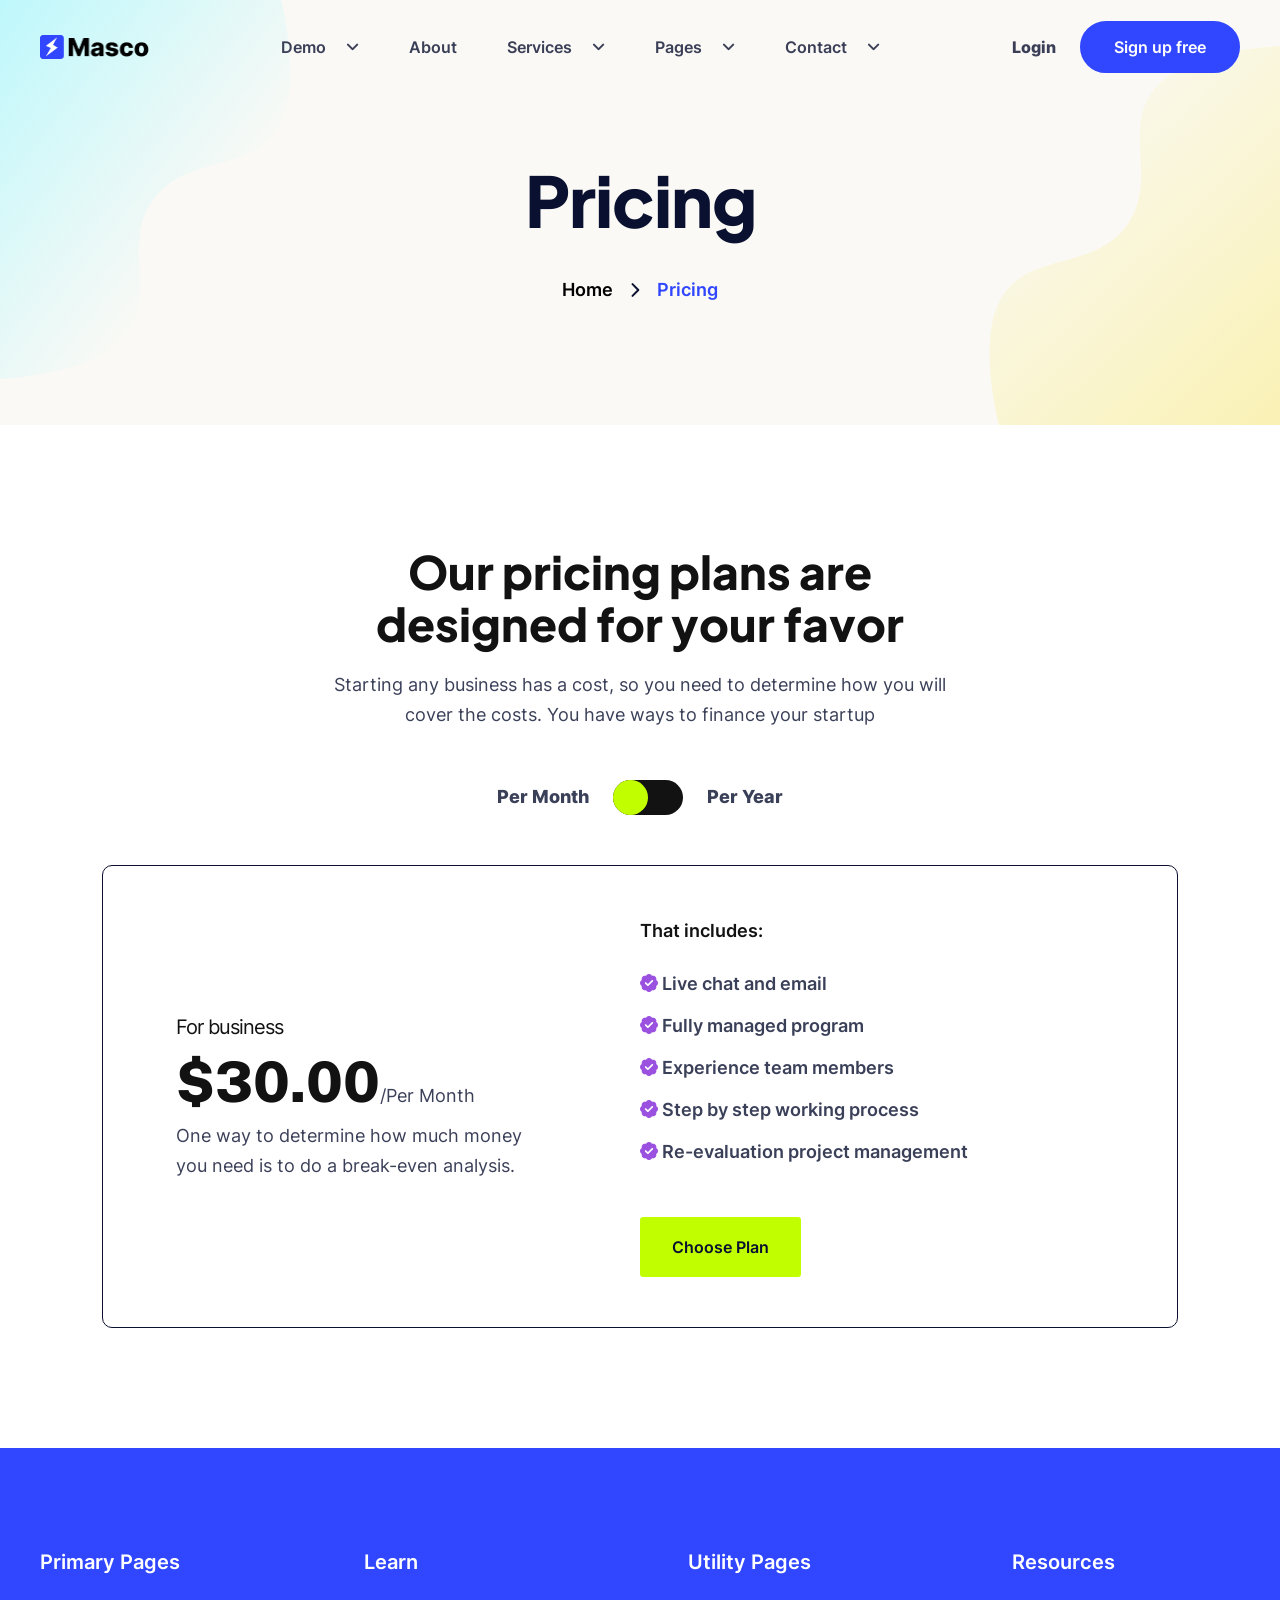
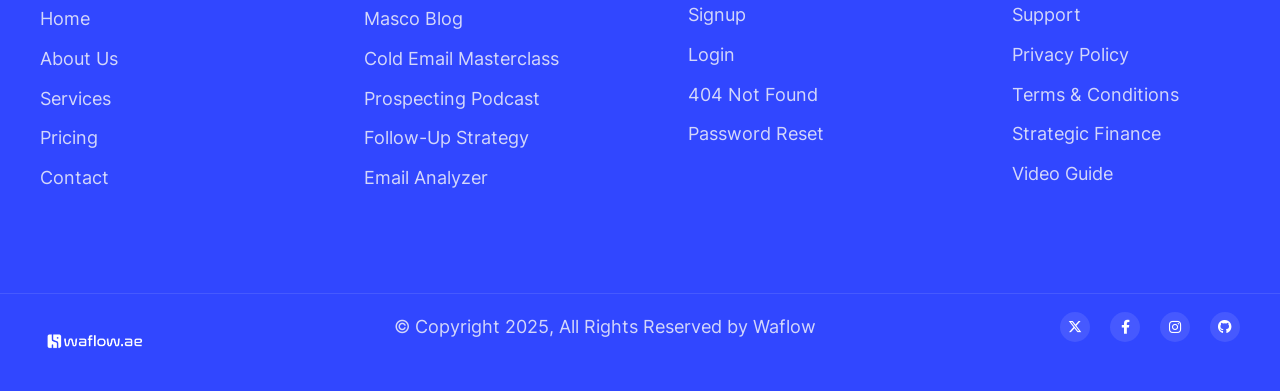
<file: pricing-2.html>
<!doctype html>
<html lang="en">

<head>
    <meta charset="UTF-8" />
    <meta name="viewport" content="width=device-width, initial-scale=1.0" />
    <title>Masco - Saas Software Startup Tailwind Template</title>
    <meta name="description" content="AIMass Tailwind based SASS Template" />

    <!-- Favicon  -->
    <link rel="icon" href="assets/img/favicon.png" />

    <!-- Icon Font -->
    <link rel="stylesheet" href="assets/fonts/iconfonts/font-awesome/stylesheet.css" />
    <!-- Site font -->
    <link rel="stylesheet" href="assets/fonts/webfonts/inter/stylesheet.css" />
    <link rel="stylesheet" href="assets/fonts/webfonts/plus-jakarta-sans/stylesheet.css" />
    <link rel="stylesheet" href="assets/fonts/webfonts/public-sans/stylesheet.css" />

    <!-- Vendor CSS -->
    <link rel="stylesheet" href="assets/css/vendors/swiper-bundle.min.css" />
    <link rel="stylesheet" href="assets/css/vendors/jos.css" />
    <link rel="stylesheet" href="assets/css/vendors/menu.css" />

    <!-- Custom CSS -->
    <link rel="stylesheet" href="assets/css/custom.css" />

    <!-- Development css -->
    <link href="assets/css/style.css" rel="stylesheet" />

    <!-- Production css -->
    <!-- <link rel="stylesheet" href="assets/css/style.min.css"> -->
</head>

<body>
    <div class="page-wrapper relative z-[1] bg-white">
        <!--...::: Header Start :::... -->
        <header class="site-header site-header--absolute is--white py-3" id="sticky-menu">
            <div class="container-default">
                <div class="flex items-center justify-between gap-x-8">
                    <!-- Header Logo -->
                    <a href="index.html" class="">
                        <img src="assets/img/logo-blue-dark.png" alt="Masco" width="109" height="24" />
                    </a>
                    <!-- Header Logo -->

                    <!-- Header Navigation -->
                    <div class="menu-block-wrapper">
                        <div class="menu-overlay"></div>
                        <nav class="menu-block" id="append-menu-header">
                            <div class="mobile-menu-head">
                                <div class="go-back">
                                    <i class="fa-solid fa-angle-left"></i>
                                </div>
                                <div class="current-menu-title"></div>
                                <div class="mobile-menu-close">&times;</div>
                            </div>
                            <ul class="site-menu-main">
                                <li class="nav-item nav-item-has-children">
                                    <a href="#" class="nav-link-item drop-trigger">Demo <i class="fa-solid fa-angle-down"></i>
                                    </a>
                                    <ul class="sub-menu" id="submenu-1">
                                        <li class="sub-menu--item">
                                            <a href="index.html">Digital agency</a>
                                        </li>
                                        <li class="sub-menu--item">
                                            <a href="index-2.html">Chat software</a>
                                        </li>
                                        <li class="sub-menu--item">
                                            <a href="index-3.html">Fitness App</a>
                                        </li>
                                        <li class="sub-menu--item">
                                            <a href="index-4.html">Online Courses</a>
                                        </li>
                                        <li class="sub-menu--item">
                                            <a href="index-5.html">SEO Agency</a>
                                        </li>
                                        <li class="sub-menu--item">
                                            <a href="index-6.html">Cold Email</a>
                                        </li>
                                        <li class="sub-menu--item">
                                            <a href="index-7.html">Web Hosting</a>
                                        </li>
                                        <li class="sub-menu--item">
                                            <a href="index-8.html">Startup</a>
                                        </li>
                                        <li class="sub-menu--item">
                                            <a href="index-9.html">Tracking Software</a>
                                        </li>
                                        <li class="sub-menu--item">
                                            <a href="index-10.html">AI Writing Tool</a>
                                        </li>
                                        <li class="sub-menu--item">
                                            <a href="index-11.html">Website Builder</a>
                                        </li>
                                        <li class="sub-menu--item">
                                            <a href="index-12.html">AI Photo Editor</a>
                                        </li>
                                        <li class="sub-menu--item">
                                            <a href="index-13.html">initial coin offering (ICO)</a>
                                        </li>
                                        <li class="sub-menu--item">
                                            <a href="index-14.html">AI Content Generator</a>
                                        </li>
                                        <li class="sub-menu--item">
                                            <a href="index-15.html">IT Service</a>
                                        </li>
                                    </ul>
                                </li>
                                <li class="nav-item">
                                    <a href="about.html" class="nav-link-item">About</a>
                                </li>
                                <li class="nav-item nav-item-has-children">
                                    <a href="#" class="nav-link-item drop-trigger">Services
                                        <i class="fa-solid fa-angle-down"></i>
                                    </a>
                                    <ul class="sub-menu" id="submenu-2">
                                        <li class="sub-menu--item">
                                            <a href="services.html">Services</a>
                                        </li>
                                        <li class="sub-menu--item">
                                            <a href="service-details.html">Service Details</a>
                                        </li>
                                    </ul>
                                </li>
                                <li class="nav-item nav-item-has-children">
                                    <a href="#" class="nav-link-item drop-trigger">Pages <i class="fa-solid fa-angle-down"></i>
                                    </a>
                                    <ul class="sub-menu" id="submenu-3">
                                        <li class="sub-menu--item nav-item-has-children">
                                            <a href="#" data-menu-get="h3" class="drop-trigger">blogs <i class="fa-solid fa-angle-right"></i></a>
                                            <ul class="sub-menu shape-none" id="submenu-4">
                                                <li class="sub-menu--item">
                                                    <a href="blog.html">blogs</a>
                                                </li>
                                                <li class="sub-menu--item">
                                                    <a href="blog-details.html">blog details</a>
                                                </li>
                                            </ul>
                                        </li>
                                        <li class="sub-menu--item nav-item-has-children">
                                            <a href="#" data-menu-get="h3" class="drop-trigger">Team
                                                <i class="fa-solid fa-angle-right"></i>
                                            </a>
                                            <ul class="sub-menu shape-none" id="submenu-5">
                                                <li class="sub-menu--item">
                                                    <a href="teams.html">Teams</a>
                                                </li>
                                            </ul>
                                        </li>
                                        <li class="sub-menu--item nav-item-has-children">
                                            <a href="#" data-menu-get="h3" class="drop-trigger">FAQ
                                                <i class="fa-solid fa-angle-right"></i>
                                            </a>
                                            <ul class="sub-menu shape-none" id="submenu-6">
                                                <li class="sub-menu--item">
                                                    <a href="faq.html">FAQ-1</a>
                                                </li>
                                                <li class="sub-menu--item">
                                                    <a href="faq-2.html">FAQ-2</a>
                                                </li>
                                                <li class="sub-menu--item">
                                                    <a href="faq-3.html">FAQ-3</a>
                                                </li>
                                                <li class="sub-menu--item">
                                                    <a href="faq-4.html">FAQ-4</a>
                                                </li>
                                            </ul>
                                        </li>
                                        <li class="sub-menu--item nav-item-has-children">
                                            <a href="#" data-menu-get="h3" class="drop-trigger">Portfolio
                                                <i class="fa-solid fa-angle-right"></i>
                                            </a>
                                            <ul class="sub-menu shape-none" id="submenu-7">
                                                <li class="sub-menu--item">
                                                    <a href="portfolio.html">Portfolio Classic</a>
                                                </li>
                                                <li class="sub-menu--item">
                                                    <a href="portfolio-2.html">Portfolio Masonry</a>
                                                </li>
                                                <li class="sub-menu--item">
                                                    <a href="portfolio-3.html">Portfolio Modern</a>
                                                </li>
                                                <li class="sub-menu--item">
                                                    <a href="portfolio-4.html">Portfolio Minimal</a>
                                                </li>
                                                <li class="sub-menu--item">
                                                    <a href="portfolio-details.html">Portfolio Details</a>
                                                </li>
                                            </ul>
                                        </li>
                                        <li class="sub-menu--item nav-item-has-children">
                                            <a href="#" data-menu-get="h3" class="drop-trigger">Pricing
                                                <i class="fa-solid fa-angle-right"></i>
                                            </a>
                                            <ul class="sub-menu shape-none" id="submenu-8">
                                                <li class="sub-menu--item">
                                                    <a href="pricing.html">Pricing-1</a>
                                                </li>
                                                <li class="sub-menu--item">
                                                    <a href="pricing-2.html">Pricing-2</a>
                                                </li>
                                            </ul>
                                        </li>
                                        <li class="sub-menu--item nav-item-has-children">
                                            <a href="#" data-menu-get="h3" class="drop-trigger">Careers
                                                <i class="fa-solid fa-angle-right"></i>
                                            </a>
                                            <ul class="sub-menu shape-none" id="submenu-9">
                                                <li class="sub-menu--item">
                                                    <a href="careers.html">Career</a>
                                                </li>
                                                <li class="sub-menu--item">
                                                    <a href="career-details.html">Career Details</a>
                                                </li>
                                            </ul>
                                        </li>
                                        <li class="sub-menu--item nav-item-has-children">
                                            <a href="#" data-menu-get="h3" class="drop-trigger">Utilities
                                                <i class="fa-solid fa-angle-right"></i>
                                            </a>
                                            <ul class="sub-menu shape-none" id="submenu-10">
                                                <li class="sub-menu--item">
                                                    <a href="login.html">Login</a>
                                                </li>
                                                <li class="sub-menu--item">
                                                    <a href="signup.html">Signup</a>
                                                </li>
                                                <li class="sub-menu--item">
                                                    <a href="reset-password.html">Reset Password</a>
                                                </li>
                                                <li class="sub-menu--item">
                                                    <a href="coming-soon.html">Coming Soon</a>
                                                </li>
                                                <li class="sub-menu--item">
                                                    <a href="error-404.html">Error 404</a>
                                                </li>
                                            </ul>
                                        </li>
                                    </ul>
                                </li>
                                <li class="nav-item nav-item-has-children">
                                    <a href="#" class="nav-link-item drop-trigger">Contact
                                        <i class="fa-solid fa-angle-down"></i>
                                    </a>
                                    <ul class="sub-menu" id="submenu-11">
                                        <li class="sub-menu--item">
                                            <a href="contact.html">Contact-1</a>
                                        </li>
                                        <li class="sub-menu--item">
                                            <a href="contact-2.html">Contact-2</a>
                                        </li>
                                        <li class="sub-menu--item">
                                            <a href="contact-3.html">Contact-3</a>
                                        </li>
                                    </ul>
                                </li>
                            </ul>
                        </nav>
                    </div>
                    <!-- Header Navigation -->

                    <!-- Header User Event -->
                    <div class="flex items-center gap-6">
                        <a href="login.html" class="btn-text hidden hover:text-ColorBlue md:inline-block">Login</a>
                        <a href="signup.html" class="btn is-blue is-rounded btn-animation group hidden md:inline-block"><span>Sign up free</span></a>
                        <!-- Responsive Offcanvas Menu Button -->
                        <div class="block lg:hidden">
                            <button id="openBtn" class="hamburger-menu mobile-menu-trigger">
                                <span></span>
                                <span></span>
                                <span></span>
                            </button>
                        </div>
                    </div>
                    <!-- Header User Event -->
                </div>
            </div>
        </header>
        <!--...::: Header End :::... -->

        <main class="main-wrapper relative overflow-hidden">
            <!--...::: Breadcrumb Section Start :::... -->
            <section class="section-breadcrumb">
                <!-- Breadcrumb Section Spacer -->
                <div class="breadcrumb-wrapper">
                    <!-- Section Container -->
                    <div class="container-default">
                        <div class="breadcrumb-block">
                            <h1 class="breadcrumb-title">Pricing</h1>
                            <ul class="breadcrumb-nav">
                                <li><a href="index.html">Home</a></li>
                                <li>Pricing</li>
                            </ul>
                        </div>
                    </div>
                    <!-- Section Container -->

                    <!-- Breadcrumb Shape - 1 -->
                    <div class="absolute left-0 top-0 -z-10">
                        <img src="assets/img/elements/breadcrumb-shape-1.svg" alt="hero-shape-1" width="291" height="380" />
                    </div>

                    <!-- Breadcrumb Shape - 2 -->
                    <div class="absolute bottom-0 right-0 -z-[1]">
                        <img src="assets/img/elements/breadcrumb-shape-2.svg" alt="hero-shape-2" width="291" height="380" />
                    </div>
                </div>
                <!-- Breadcrumb Section Spacer -->
            </section>
            <!--...::: Breadcrumb Section End :::... -->

            <!--...::: Pricing Section Start :::... -->
            <section class="section-pricing">
                <!-- Section Space -->
                <div class="section-space">
                    <!-- Section Container -->
                    <div class="container-default">
                        <!-- Section Content Wrapper -->
                        <div class="jos">
                            <!-- Section Content Block -->
                            <div class="mx-auto max-w-[636px]">
                                <div class="mb-5">
                                    <h2 class="text-center font-bold leading-[1.14] text-[#121212]">
                                        Our pricing plans are designed for your favor
                                    </h2>
                                </div>
                                <p class="text-center">
                                    Starting any business has a cost, so you need to determine
                                    how you will cover the costs. You have ways to finance your
                                    startup
                                </p>
                            </div>
                            <!-- Section Content Block -->
                        </div>
                        <!-- Section Content Wrapper -->

                        <!-- Pricing Area -->
                        <div>
                            <!-- Pricing Button Block -->
                            <div class="my-[50px] flex flex-row items-center justify-center gap-6">
                                <span class="font-bold">Per Month</span>

                                <!-- Toggle Button -->
                                <label for="toggle" class="flex cursor-pointer items-center">
                                    <!-- toggle -->
                                    <span class="relative h-[35px] w-[70px] rounded-[35px] bg-[#121212]">
                                        <!-- hidden input -->
                                        <input id="toggle" type="checkbox" class="hidden" onclick="toggleSwitch()" />
                                        <!-- dot -->
                                        <span class="toggle_dot absolute h-[35px] w-[35px] rounded-full bg-[#C1FF00] transition-all duration-300"></span>
                                    </span>
                                </label>
                                <!-- Toggle Button -->
                                <span class="font-bold">Per Year</span>
                            </div>
                            <!-- Pricing Button Block -->

                            <!-- Pricing Content Block -->
                            <div class="mx-auto max-w-[1076px]">
                                <div class="flex flex-col items-center justify-between gap-10 rounded-[10px] border border-ColorBlack p-8 sm:p-10 md:flex-row lg:px-[73px] lg:py-[50px]">
                                    <div class="w-full text-center md:w-1/2 md:text-left lg:max-w-[381px]">
                                        <div class="text-xl leading-[1.6] tracking-tighter text-[#121212]">
                                            For business
                                        </div>
                                        <div class="month">
                                            <span class="font-PublicSans text-[50px] font-bold leading-[1.4] text-[#121212] lg:text-[56px]">$30.00</span>/Per Month
                                        </div>
                                        <div class="annual hidden">
                                            <span class="font-PublicSans text-[50px] font-bold leading-[1.4] text-[#121212] lg:text-[56px]">$300.00</span>/Per Year
                                        </div>
                                        <p>
                                            One way to determine how much money you need is to do a
                                            break-even analysis.
                                        </p>
                                    </div>
                                    <div class="w-full md:w-1/2">
                                        <div class="mb-6 text-center font-semibold text-[#121212] md:text-left">
                                            That includes:
                                        </div>
                                        <!-- Pricing Info List -->
                                        <ul class="flex flex-col gap-3">
                                            <!-- Pricing Info Item -->
                                            <li class="font-semibold">
                                                <span class="text-[#9B51E0]"><i class="fa-solid fa-badge-check"></i></span>
                                                Live chat and email
                                            </li>
                                            <!-- Pricing Info Item -->
                                            <!-- Pricing Info Item -->
                                            <li class="font-semibold">
                                                <span class="text-[#9B51E0]"><i class="fa-solid fa-badge-check"></i></span>
                                                Fully managed program
                                                <!-- Pricing Info Item -->
                                                <!-- Pricing Info Item -->
                                            </li>

                                            <li class="font-semibold">
                                                <span class="text-[#9B51E0]"><i class="fa-solid fa-badge-check"></i></span>
                                                Experience team members
                                            </li>
                                            <!-- Pricing Info Item -->
                                            <!-- Pricing Info Item -->
                                            <li class="font-semibold">
                                                <span class="text-[#9B51E0]"><i class="fa-solid fa-badge-check"></i></span>
                                                Step by step working process
                                            </li>
                                            <!-- Pricing Info Item -->
                                            <!-- Pricing Info Item -->
                                            <li class="font-semibold">
                                                <span class="text-[#9B51E0]"><i class="fa-solid fa-badge-check"></i></span>
                                                Re-evaluation project management
                                            </li>
                                            <!-- Pricing Info Item -->
                                        </ul>
                                        <!-- Pricing Info List -->

                                        <button class="btn mt-[30px] block rounded-[3px] border-none bg-[#C1FF00] py-[18px] text-ColorBlack hover:bg-[#a6ff00] xl:mt-[50px]">
                                            Choose Plan
                                        </button>
                                    </div>
                                </div>
                            </div>
                            <!-- Pricing Content Block -->
                        </div>
                        <!-- Pricing Area -->
                    </div>
                    <!-- Section Container -->
                </div>
                <!-- Section Space -->
            </section>
            <!--...::: Pricing Section End :::... -->
        </main>

        <!--...::: Footer Section Start :::... -->
      <footer class="section-footer">
            <div class="bg-ColorBlue">
                <!-- Footer Area Center -->
                <div class="text-white">
                    <!-- Footer Center Spacing -->
                    <div class="py-[60px] lg:py-20 xl:py-[100px]">
                        <!-- Section Container -->
                        <div class="container-default">
                            <!-- Footer Widget List -->
                            <div class="grid gap-x-16 gap-y-10 sm:grid-cols-2 lg:grid-cols-4 xl:gap-x-24 xxl:gap-x-[134px]">
                                <!-- Footer Widget Item -->
                                <div class="flex flex-col gap-y-7">
                                    <!-- Footer Widget Title -->
                                    <div class="text-xl font-semibold capitalize">
                                        Primary Pages
                                    </div>
                                    <!-- Footer Navbar -->
                                    <ul class="flex flex-col gap-y-[10px] capitalize">
                                        <li>
                                            <a href="index.html" class="hover:opcity-100 text-[#FDFBF9]/80 underline-offset-4 transition-all duration-300 ease-linear hover:underline">Home</a>
                                        </li>
                                        <li>
                                            <a href="about.html" class="hover:opcity-100 text-[#FDFBF9]/80 underline-offset-4 transition-all duration-300 ease-linear hover:underline">About Us</a>
                                        </li>
                                        <li>
                                            <a href="services.html" class="hover:opcity-100 text-[#FDFBF9]/80 underline-offset-4 transition-all duration-300 ease-linear hover:underline">Services</a>
                                        </li>
                                        <li>
                                            <a href="pricing.html" class="hover:opcity-100 text-[#FDFBF9]/80 underline-offset-4 transition-all duration-300 ease-linear hover:underline">pricing</a>
                                        </li>
                                        <li>
                                            <a href="contact.html" class="hover:opcity-100 text-[#FDFBF9]/80 underline-offset-4 transition-all duration-300 ease-linear hover:underline">Contact</a>
                                        </li>
                                    </ul>
                                </div>
                                <!-- Footer Widget Item -->

                                <!-- Footer Widget Item -->
                                <div class="flex flex-col gap-y-7">
                                    <!-- Footer Widget Title -->
                                    <div class="text-xl font-semibold capitalize">Learn</div>
                                    <!-- Footer Navbar -->
                                    <ul class="flex flex-col gap-y-[10px] capitalize">
                                        <li>
                                            <a href="blog.html" class="hover:opcity-100 text-[#FDFBF9]/80 underline-offset-4 transition-all duration-300 ease-linear hover:underline">Masco Blog</a>
                                        </li>
                                        <li>
                                            <a href="index-6.html" class="hover:opcity-100 text-[#FDFBF9]/80 underline-offset-4 transition-all duration-300 ease-linear hover:underline">Cold Email Masterclass</a>
                                        </li>
                                        <li>
                                            <a href="#" class="hover:opcity-100 text-[#FDFBF9]/80 underline-offset-4 transition-all duration-300 ease-linear hover:underline">Prospecting Podcast</a>
                                        </li>
                                        <li>
                                            <a href="#" class="hover:opcity-100 text-[#FDFBF9]/80 underline-offset-4 transition-all duration-300 ease-linear hover:underline">Follow-Up Strategy</a>
                                        </li>
                                        <li>
                                            <a href="#" class="hover:opcity-100 text-[#FDFBF9]/80 underline-offset-4 transition-all duration-300 ease-linear hover:underline">Email Analyzer</a>
                                        </li>
                                    </ul>
                                </div>
                                <!-- Footer Widget Item -->

                                <!-- Footer Widget Item -->
                                <div class="flex flex-col gap-y-6">
                                    <!-- Footer Title -->
                                    <div class="text-xl font-semibold capitalize">
                                        Utility pages
                                    </div>
                                    <!-- Footer Title -->

                                    <!-- Footer Navbar -->
                                    <ul class="flex flex-col gap-y-[10px] capitalize">
                                        <li>
                                            <a href="signup.html" class="hover:opcity-100 text-[#FDFBF9]/80 underline-offset-4 transition-all duration-300 ease-linear hover:underline">Signup</a>
                                        </li>
                                        <li>
                                            <a href="login.html" class="hover:opcity-100 text-[#FDFBF9]/80 underline-offset-4 transition-all duration-300 ease-linear hover:underline">Login</a>
                                        </li>
                                        <li>
                                            <a href="error-404.html" class="hover:opcity-100 text-[#FDFBF9]/80 underline-offset-4 transition-all duration-300 ease-linear hover:underline">404 Not found</a>
                                        </li>
                                        <li>
                                            <a href="reset-password.html" class="hover:opcity-100 text-[#FDFBF9]/80 underline-offset-4 transition-all duration-300 ease-linear hover:underline">Password Reset</a>
                                        </li>
                                    </ul>
                                </div>
                                <!-- Footer Widget Item-->

                                <!-- Footer Widget Item -->
                                <div class="flex flex-col gap-y-6">
                                    <!-- Footer Title -->
                                    <div class="text-xl font-semibold capitalize">
                                        Resources
                                    </div>
                                    <!-- Footer Title -->

                                    <!-- Footer Navbar -->
                                    <ul class="flex flex-col gap-y-[10px] capitalize">
                                        <li>
                                            <a href="https://www.example.com/" target="_blank" rel="noopener noreferrer" class="hover:opcity-100 text-[#FDFBF9]/80 underline-offset-4 transition-all duration-300 ease-linear hover:underline">Support</a>
                                        </li>
                                        <li>
                                            <a href="https://www.example.com/" target="_blank" rel="noopener noreferrer" class="hover:opcity-100 text-[#FDFBF9]/80 underline-offset-4 transition-all duration-300 ease-linear hover:underline">Privacy policy</a>
                                        </li>
                                        <li>
                                            <a href="https://www.example.com/" target="_blank" rel="noopener noreferrer" class="hover:opcity-100 text-[#FDFBF9]/80 underline-offset-4 transition-all duration-300 ease-linear hover:underline">Terms & Conditions</a>
                                        </li>
                                        <li>
                                            <a href="https://www.example.com/" target="_blank" rel="noopener noreferrer" class="hover:opcity-100 text-[#FDFBF9]/80 underline-offset-4 transition-all duration-300 ease-linear hover:underline">Strategic finance</a>
                                        </li>
                                        <li>
                                            <a href="https://www.example.com/" target="_blank" rel="noopener noreferrer" class="hover:opcity-100 text-[#FDFBF9]/80 underline-offset-4 transition-all duration-300 ease-linear hover:underline">Video guide</a>
                                        </li>
                                    </ul>
                                </div>
                                <!-- Footer Widget Item -->
                            </div>
                            <!-- Footer Widget List -->
                        </div>
                        <!-- Section Container -->
                    </div>
                    <!-- Footer Center Spacing -->
                </div>
                <!-- Footer Area Center -->

                <div class="horizontal-line bg-white"></div>

                <!-- Footer Area Bottom -->
                <div>
                    <!-- Footer Bottom Spacing -->
                    <div class="py-[18px]">
                        <!-- Section Container -->
                        <div class="container-default">
                            <div class="flex flex-col items-center gap-5 lg:flex-row lg:items-start lg:justify-between">
                                <a href="index.html">
                                    <img src="assets/img/waflowlight.png" alt="Masco" width="109" height="24" />
                                </a>
                                <div class="text-center text-[#FDFBF9]/80">
                                    &copy; Copyright 2025, All Rights Reserved by Waflow
                                </div>
                                <!-- Footer Social Link -->
                                <div class="flex flex-wrap gap-5">
                                    <a href="https://twitter.com" target="_blank" rel="noopener noreferrer" class="flex h-[30px] w-[30px] items-center justify-center rounded-[50%] bg-white/10 text-sm text-white transition-all duration-300 hover:bg-ColorCorn hover:text-ColorLunarGreen" aria-label="twitter">
                                        <i class="fa-brands fa-x-twitter"></i>
                                    </a>
                                    <a href="https://www.facebook.com/" target="_blank" rel="noopener noreferrer" class="flex h-[30px] w-[30px] items-center justify-center rounded-[50%] bg-white/10 text-sm text-white transition-all duration-300 hover:bg-ColorCorn hover:text-ColorLunarGreen" aria-label="facebook">
                                        <i class="fa-brands fa-facebook-f"></i>
                                    </a>
                                    <a href="https://www.instagram.com/" target="_blank" rel="noopener noreferrer" class="flex h-[30px] w-[30px] items-center justify-center rounded-[50%] bg-white/10 text-sm text-white transition-all duration-300 hover:bg-ColorCorn hover:text-ColorLunarGreen" aria-label="instagram">
                                        <i class="fa-brands fa-instagram"></i>
                                    </a>
                                    <a href="https://www.github.com/" target="_blank" rel="noopener noreferrer" class="flex h-[30px] w-[30px] items-center justify-center rounded-[50%] bg-white/10 text-sm text-white transition-all duration-300 hover:bg-ColorCorn hover:text-ColorLunarGreen" aria-label="github">
                                        <i class="fa-brands fa-github"></i>
                                    </a>
                                </div>
                            </div>
                        </div>
                        <!-- Section Container -->
                    </div>
                    <!-- Footer Bottom Spacing -->
                </div>
                <!-- Footer Area Bottom -->
            </div>
        </footer>
        <!--...::: Footer Section End :::... -->
    </div>

    <!--Vendor js-->
    <script src="assets/js/vendors/counterup.js" type="module"></script>
    <script src="assets/js/vendors/swiper-bundle.min.js"></script>
    <script src="assets/js/vendors/fslightbox.js"></script>
    <script src="assets/js/vendors/jos.min.js"></script>
    <script src="assets/js/vendors/menu.js"></script>

    <!-- Main js -->
    <script src="assets/js/main.js"></script>
</body>

</html>
</file>
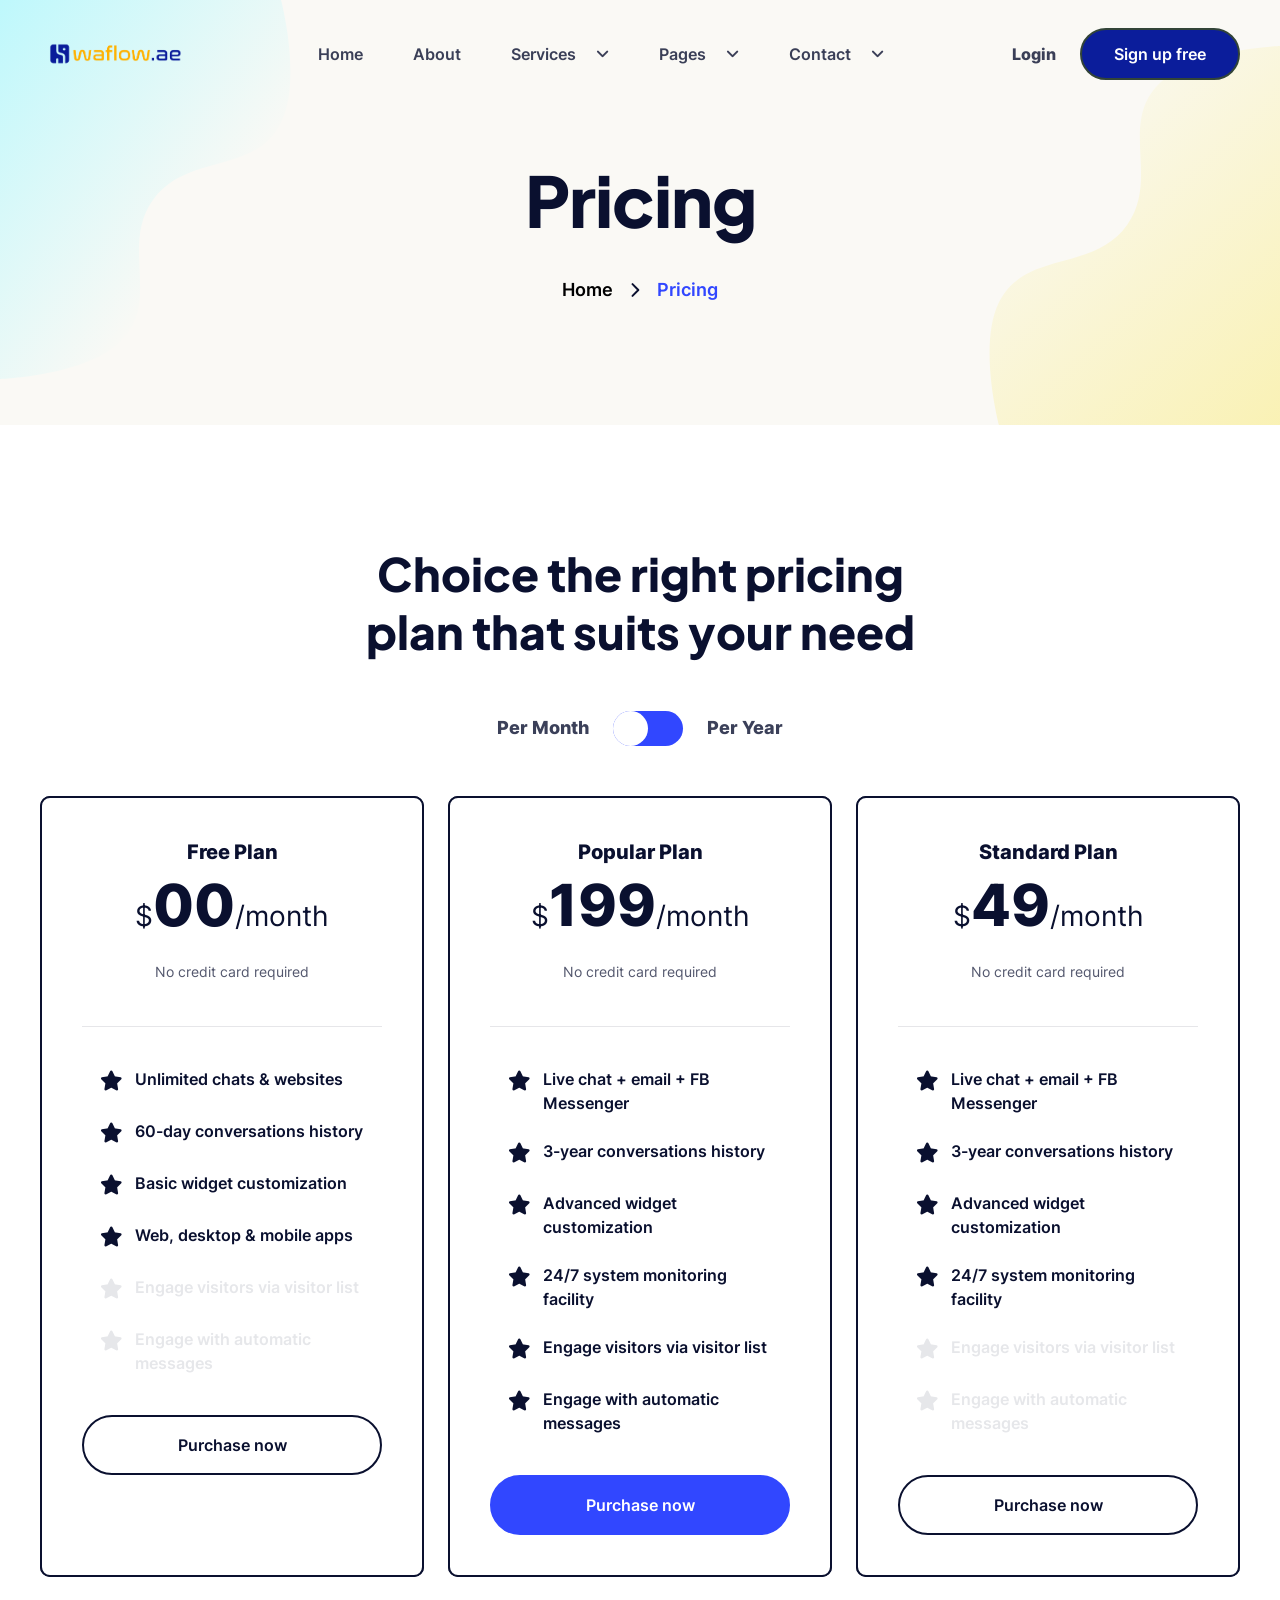
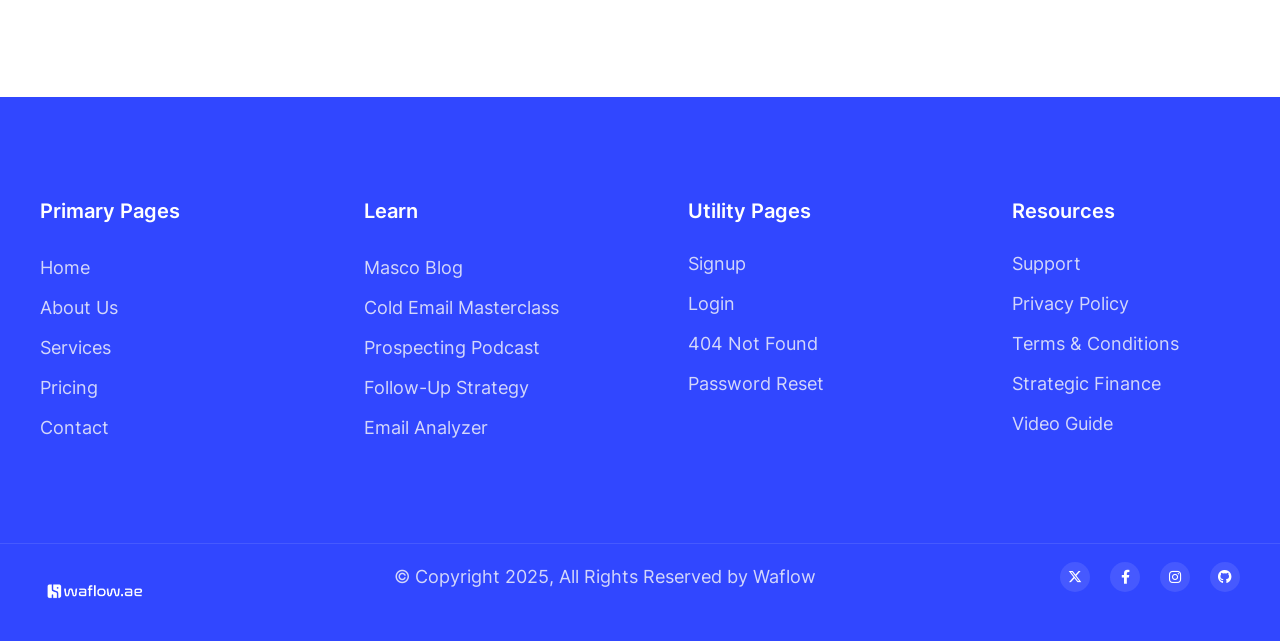
<file: pricing.html>
<!doctype html>
<html lang="en">

<head>
    <meta charset="UTF-8" />
    <meta name="viewport" content="width=device-width, initial-scale=1.0" />
    <title>Masco - Saas Software Startup Tailwind Template</title>
    <meta name="description" content="AIMass Tailwind based SASS Template" />

    <!-- Favicon  -->
    <link rel="icon" href="assets/img/favicon.png" />

    <!-- Icon Font -->
    <link rel="stylesheet" href="assets/fonts/iconfonts/font-awesome/stylesheet.css" />
    <!-- Site font -->
    <link rel="stylesheet" href="assets/fonts/webfonts/inter/stylesheet.css" />
    <link rel="stylesheet" href="assets/fonts/webfonts/plus-jakarta-sans/stylesheet.css" />

    <!-- Vendor CSS -->
    <link rel="stylesheet" href="assets/css/vendors/swiper-bundle.min.css" />
    <link rel="stylesheet" href="assets/css/vendors/jos.css" />
    <link rel="stylesheet" href="assets/css/vendors/menu.css" />

    <!-- Custom CSS -->
    <link rel="stylesheet" href="assets/css/custom.css" />

    <!-- Development css -->
    <link href="assets/css/style.css" rel="stylesheet" />

    <!-- Production css -->
    <!-- <link rel="stylesheet" href="assets/css/style.min.css"> -->
</head>

<body>
    <div class="page-wrapper relative z-[1] bg-white">
        <!--...::: Header Start :::... -->
         <header class="site-header site-header--absolute is--white py-3" id="sticky-menu">
            <div class="container-default">
                <div class="flex items-center justify-between gap-x-8">
                    <!-- Header Logo -->
                    <a href="index.html" class="">
                        <img src="assets/img/waflow.png" alt="Masco" width="150" height="24" />
                    </a>
                    <!-- Header Logo -->

                    <!-- Header Navigation -->
                    <div class="menu-block-wrapper">
                        <div class="menu-overlay"></div>
                        <nav class="menu-block" id="append-menu-header">
                            <div class="mobile-menu-head">
                                <div class="go-back">
                                    <i class="fa-solid fa-angle-left"></i>
                                </div>
                                <div class="current-menu-title"></div>
                                <div class="mobile-menu-close">&times;</div>
                            </div>
                            <ul class="site-menu-main">
                                <li class="nav-item nav-item-has-children">
                                    <a href="#" class="nav-link-item drop-trigger">Home 
                                    </a>
                                   
                                </li>
                                <li class="nav-item">
                                    <a href="about.html" class="nav-link-item">About</a>
                                </li>
                                <li class="nav-item nav-item-has-children">
                                    <a href="#" class="nav-link-item drop-trigger">Services
                                        <i class="fa-solid fa-angle-down"></i>
                                    </a>
                                    <ul class="sub-menu" id="submenu-2">
                                        <li class="sub-menu--item">
                                            <a href="services.html">Services</a>
                                        </li>
                                        <li class="sub-menu--item">
                                            <a href="service-details.html">Service Details</a>
                                        </li>
                                    </ul>
                                </li>
                                <li class="nav-item nav-item-has-children">
                                    <a href="#" class="nav-link-item drop-trigger">Pages <i class="fa-solid fa-angle-down"></i>
                                    </a>
                                    <ul class="sub-menu" id="submenu-3">
                                        <li class="sub-menu--item nav-item-has-children">
                                            <a href="#" data-menu-get="h3" class="drop-trigger">blogs <i class="fa-solid fa-angle-right"></i></a>
                                            <ul class="sub-menu shape-none" id="submenu-4">
                                                <li class="sub-menu--item">
                                                    <a href="blog.html">blogs</a>
                                                </li>
                                                <li class="sub-menu--item">
                                                    <a href="blog-details.html">blog details</a>
                                                </li>
                                            </ul>
                                        </li>
                                        
                                      
                                        
                                        <li class="sub-menu--item nav-item-has-children">
                                            <a href="#" data-menu-get="h3" class="drop-trigger">Pricing
                                                <i class="fa-solid fa-angle-right"></i>
                                            </a>
                                            <ul class="sub-menu shape-none" id="submenu-8">
                                                <li class="sub-menu--item">
                                                    <a href="pricing.html">Pricing-1</a>
                                                </li>
                                                <li class="sub-menu--item">
                                                    <a href="pricing-2.html">Pricing-2</a>
                                                </li>
                                            </ul>
                                        </li>
                                        
                                    </ul>
                                </li>
                                <li class="nav-item nav-item-has-children">
                                    <a href="#" class="nav-link-item drop-trigger">Contact
                                        <i class="fa-solid fa-angle-down"></i>
                                    </a>
                                    <ul class="sub-menu" id="submenu-11">
                                        <li class="sub-menu--item">
                                            <a href="contact.html">Contact-1</a>
                                        </li>
                                        
                                    </ul>
                                </li>
                            </ul>
                        </nav>
                    </div>
                    <!-- Header Navigation -->

                    <!-- Header User Event -->
                    <div class="flex items-center gap-6">
                        <a href="login.html" class="btn-text hidden hover:text-ColorPurple sm:inline-block">Login</a>
                        <a href="signup.html" class="btn is-lunar-green is-rounded btn-animation group hidden sm:inline-block"><span>Sign up free</span></a>
                        <!-- Responsive Offcanvas Menu Button -->
                        <div class="block lg:hidden">
                            <button id="openBtn" class="hamburger-menu mobile-menu-trigger">
                                <span></span>
                                <span></span>
                                <span></span>
                            </button>
                        </div>
                    </div>
                    <!-- Header User Event -->
                </div>
            </div>
        </header>
        <!--...::: Header End :::... -->

        <main class="main-wrapper relative overflow-hidden">
            <!--...::: Breadcrumb Section Start :::... -->
            <section class="section-breadcrumb">
                <!-- Breadcrumb Section Spacer -->
                <div class="breadcrumb-wrapper">
                    <!-- Section Container -->
                    <div class="container-default">
                        <div class="breadcrumb-block">
                            <h1 class="breadcrumb-title">Pricing</h1>
                            <ul class="breadcrumb-nav">
                                <li><a href="index.html">Home</a></li>
                                <li>Pricing</li>
                            </ul>
                        </div>
                    </div>
                    <!-- Section Container -->

                    <!-- Breadcrumb Shape - 1 -->
                    <div class="absolute left-0 top-0 -z-10">
                        <img src="assets/img/elements/breadcrumb-shape-1.svg" alt="hero-shape-1" width="291" height="380" />
                    </div>

                    <!-- Breadcrumb Shape - 2 -->
                    <div class="absolute bottom-0 right-0 -z-[1]">
                        <img src="assets/img/elements/breadcrumb-shape-2.svg" alt="hero-shape-2" width="291" height="380" />
                    </div>
                </div>
                <!-- Breadcrumb Section Spacer -->
            </section>
            <!--...::: Breadcrumb Section End :::... -->

            <!--...::: Pricing Section Start :::... -->
            <section class="section-pricing">
                <!-- Section Space -->
                <div class="section-space">
                    <!-- Section Container -->
                    <div class="container-default">
                        <!-- Section Content Wrapper -->
                        <div class="jos">
                            <!-- Section Content Block -->
                            <div class="mx-auto max-w-[600px]">
                                <div class="mb-5">
                                    <h2 class="text-center">
                                        Choice the right pricing plan that suits your need
                                    </h2>
                                </div>
                            </div>
                            <!-- Section Content Block -->
                        </div>
                        <!-- Section Content Wrapper -->

                        <!-- Pricing Area -->
                        <div>
                            <!-- Pricing Button Block -->
                            <div class="my-[50px] flex flex-row items-center justify-center gap-6">
                                <span class="font-bold">Per Month</span>

                                <!-- Toggle Button -->
                                <label for="toggle" class="flex cursor-pointer items-center">
                                    <!-- toggle -->
                                    <span class="relative h-[35px] w-[70px] rounded-[35px] bg-ColorBlue">
                                        <!-- hidden input -->
                                        <input id="toggle" type="checkbox" class="hidden" onclick="toggleSwitch()" />
                                        <!-- dot -->
                                        <span class="toggle_dot absolute h-[35px] w-[35px] rounded-full bg-white transition-all duration-300"></span>
                                    </span>
                                </label>
                                <!-- Toggle Button -->
                                <span class="font-bold">Per Year</span>
                            </div>
                            <!-- Pricing Button Block -->

                            <!-- Pricing List -->
                            <div class="grid gap-x-6 gap-y-10 md:grid-cols-2 lg:grid-cols-3">
                                <!-- Pricing Item -->
                                <div class="jos" data-jos_animation="flip-left" data-jos_delay="0">
                                    <div class="hover-solid-shadow h-full">
                                        <div class="rounded-[10px] border-2 border-ColorBlack bg-white p-7 xl:p-10 h-full">
                                            <!-- Pricing Content Top -->
                                            <div class="text-center">
                                                <span class="text-xl font-bold text-ColorBlack">Free Plan</span>
                                                <div class="month text-[28px] font-normal leading-[2.85] text-ColorBlack">
                                                    $<span class="text-[48px] font-bold leading-[1.3] xl:text-[58px]">00</span>/month
                                                </div>
                                                <div class="annual hidden text-[28px] font-normal leading-[2.85] text-ColorBlack">
                                                    $<span class="text-[48px] font-bold leading-[1.3] xl:text-[58px]">00</span>/yearly
                                                </div>
                                                <span class="text-sm text-ColorBlack/70">No credit card required</span>
                                            </div>
                                            <!-- Pricing Content Top -->
                                            <!-- Horizontal Line Separator -->
                                            <div class="my-10 h-px w-full bg-ColorBlack/10"></div>
                                            <!-- Horizontal Line Separator -->
                                            <!-- Pricing Data list -->
                                            <ul class="flex flex-col gap-y-6 text-base font-semibold text-ColorBlack xl:px-[18px]">
                                                <li class="flex gap-x-3">
                                                    <span class="text-xl">
                                                        <i class="fa-solid fa-star"></i>
                                                    </span>
                                                    Unlimited chats & websites
                                                </li>
                                                <li class="flex gap-x-3">
                                                    <span class="text-xl">
                                                        <i class="fa-solid fa-star"></i>
                                                    </span>
                                                    60-day conversations history
                                                </li>
                                                <li class="flex gap-x-3">
                                                    <span class="text-xl">
                                                        <i class="fa-solid fa-star"></i>
                                                    </span>
                                                    Basic widget customization
                                                </li>
                                                <li class="flex gap-x-3">
                                                    <span class="text-xl">
                                                        <i class="fa-solid fa-star"></i>
                                                    </span>
                                                    Web, desktop & mobile apps
                                                </li>
                                                <li class="flex gap-x-3 text-ColorBlack/10">
                                                    <span class="text-xl">
                                                        <i class="fa-solid fa-star"></i>
                                                    </span>
                                                    Engage visitors via visitor list
                                                </li>
                                                <li class="flex gap-x-3 text-ColorBlack/10">
                                                    <span class="text-xl">
                                                        <i class="fa-solid fa-star"></i>
                                                    </span>
                                                    Engage with automatic messages
                                                </li>
                                            </ul>
                                            <!-- Pricing Data list -->
                                            <div class="mt-10 flex justify-center">
                                                <button class="btn is-white is-rounded is-large group w-full border-2">
                                                    Purchase now
                                                </button>
                                            </div>
                                        </div>
                                    </div>
                                </div>
                                <!-- Pricing Item -->
                                <!-- Pricing Item -->
                                <div class="jos" data-jos_animation="flip-left" data-jos_delay="0">
                                    <div class="hover-solid-shadow h-full">
                                        <div class="rounded-[10px] border-2 border-ColorBlack bg-white p-7 xl:p-10 h-full">
                                            <!-- Pricing Content Top -->
                                            <div class="text-center">
                                                <span class="text-xl font-bold text-ColorBlack">Popular Plan</span>
                                                <div class="month text-[28px] font-normal leading-[2.85] text-ColorBlack">
                                                    $<span class="text-[48px] font-bold leading-[1.3] xl:text-[58px]">199</span>/month
                                                </div>
                                                <div class="annual hidden text-[28px] font-normal leading-[2.85] text-ColorBlack">
                                                    $<span class="text-[48px] font-bold leading-[1.3] xl:text-[58px]">2000</span>/yearly
                                                </div>
                                                <span class="text-sm text-ColorBlack/70">No credit card required</span>
                                            </div>
                                            <!-- Pricing Content Top -->
                                            <!-- Horizontal Line Separator -->
                                            <div class="my-10 h-px w-full bg-ColorBlack/10"></div>
                                            <!-- Horizontal Line Separator -->
                                            <!-- Pricing Data list -->
                                            <ul class="flex flex-col gap-y-6 text-base font-semibold text-ColorBlack xl:px-[18px]">
                                                <li class="flex gap-x-3">
                                                    <span class="text-xl">
                                                        <i class="fa-solid fa-star"></i>
                                                    </span>
                                                    Live chat + email + FB Messenger
                                                </li>
                                                <li class="flex gap-x-3">
                                                    <span class="text-xl">
                                                        <i class="fa-solid fa-star"></i>
                                                    </span>
                                                    3-year conversations history
                                                </li>
                                                <li class="flex gap-x-3">
                                                    <span class="text-xl">
                                                        <i class="fa-solid fa-star"></i>
                                                    </span>
                                                    Advanced widget customization
                                                </li>
                                                <li class="flex gap-x-3">
                                                    <span class="text-xl">
                                                        <i class="fa-solid fa-star"></i>
                                                    </span>
                                                    24/7 system monitoring facility
                                                </li>
                                                <li class="flex gap-x-3">
                                                    <span class="text-xl">
                                                        <i class="fa-solid fa-star"></i>
                                                    </span>
                                                    Engage visitors via visitor list
                                                </li>
                                                <li class="flex gap-x-3">
                                                    <span class="text-xl">
                                                        <i class="fa-solid fa-star"></i>
                                                    </span>
                                                    Engage with automatic messages
                                                </li>
                                            </ul>
                                            <!-- Pricing Data list -->
                                            <div class="mt-10 flex justify-center">
                                                <button class="btn is-blue is-rounded is-large group w-full border-2">
                                                    Purchase now
                                                </button>
                                            </div>
                                        </div>
                                    </div>
                                </div>
                                <!-- Pricing Item -->
                                <!-- Pricing Item -->
                                <div class="jos" data-jos_animation="flip-left" data-jos_delay="0">
                                    <div class="hover-solid-shadow h-full">
                                        <div class="rounded-[10px] border-2 border-ColorBlack bg-white p-7 xl:p-10 h-full">
                                            <!-- Pricing Content Top -->
                                            <div class="text-center">
                                                <span class="text-xl font-bold text-ColorBlack">Standard Plan</span>
                                                <div class="month text-[28px] font-normal leading-[2.85] text-ColorBlack">
                                                    $<span class="text-[48px] font-bold leading-[1.3] xl:text-[58px]">49</span>/month
                                                </div>
                                                <div class="annual hidden text-[28px] font-normal leading-[2.85] text-ColorBlack">
                                                    $<span class="text-[48px] font-bold leading-[1.3] xl:text-[58px]">500</span>/yearly
                                                </div>
                                                <span class="text-sm text-ColorBlack/70">No credit card required</span>
                                            </div>
                                            <!-- Pricing Content Top -->
                                            <!-- Horizontal Line Separator -->
                                            <div class="my-10 h-px w-full bg-ColorBlack/10"></div>
                                            <!-- Horizontal Line Separator -->
                                            <!-- Pricing Data list -->
                                            <ul class="flex flex-col gap-y-6 text-base font-semibold text-ColorBlack xl:px-[18px]">
                                                <li class="flex gap-x-3">
                                                    <span class="text-xl">
                                                        <i class="fa-solid fa-star"></i>
                                                    </span>
                                                    Live chat + email + FB Messenger
                                                </li>
                                                <li class="flex gap-x-3">
                                                    <span class="text-xl">
                                                        <i class="fa-solid fa-star"></i>
                                                    </span>
                                                    3-year conversations history
                                                </li>
                                                <li class="flex gap-x-3">
                                                    <span class="text-xl">
                                                        <i class="fa-solid fa-star"></i>
                                                    </span>
                                                    Advanced widget customization
                                                </li>
                                                <li class="flex gap-x-3">
                                                    <span class="text-xl">
                                                        <i class="fa-solid fa-star"></i>
                                                    </span>
                                                    24/7 system monitoring facility
                                                </li>
                                                <li class="flex gap-x-3 text-ColorBlack/10">
                                                    <span class="text-xl">
                                                        <i class="fa-solid fa-star"></i>
                                                    </span>
                                                    Engage visitors via visitor list
                                                </li>
                                                <li class="flex gap-x-3 text-ColorBlack/10">
                                                    <span class="text-xl">
                                                        <i class="fa-solid fa-star"></i>
                                                    </span>
                                                    Engage with automatic messages
                                                </li>
                                            </ul>
                                            <!-- Pricing Data list -->
                                            <div class="mt-10 flex justify-center">
                                                <button class="btn is-white is-rounded is-large group w-full border-2">
                                                    Purchase now
                                                </button>
                                            </div>
                                        </div>
                                    </div>
                                </div>
                                <!-- Pricing Item -->
                            </div>
                            <!-- Pricing List -->
                        </div>
                        <!-- Pricing Area -->
                    </div>
                    <!-- Section Container -->
                </div>
                <!-- Section Space -->
            </section>
            <!--...::: Pricing Section End :::... -->
        </main>

        <!--...::: Footer Section Start :::... -->
        <footer class="section-footer">
            <div class="bg-ColorBlue">
                <!-- Footer Area Center -->
                <div class="text-white">
                    <!-- Footer Center Spacing -->
                    <div class="py-[60px] lg:py-20 xl:py-[100px]">
                        <!-- Section Container -->
                        <div class="container-default">
                            <!-- Footer Widget List -->
                            <div class="grid gap-x-16 gap-y-10 sm:grid-cols-2 lg:grid-cols-4 xl:gap-x-24 xxl:gap-x-[134px]">
                                <!-- Footer Widget Item -->
                                <div class="flex flex-col gap-y-7">
                                    <!-- Footer Widget Title -->
                                    <div class="text-xl font-semibold capitalize">
                                        Primary Pages
                                    </div>
                                    <!-- Footer Navbar -->
                                    <ul class="flex flex-col gap-y-[10px] capitalize">
                                        <li>
                                            <a href="index.html" class="hover:opcity-100 text-[#FDFBF9]/80 underline-offset-4 transition-all duration-300 ease-linear hover:underline">Home</a>
                                        </li>
                                        <li>
                                            <a href="about.html" class="hover:opcity-100 text-[#FDFBF9]/80 underline-offset-4 transition-all duration-300 ease-linear hover:underline">About Us</a>
                                        </li>
                                        <li>
                                            <a href="services.html" class="hover:opcity-100 text-[#FDFBF9]/80 underline-offset-4 transition-all duration-300 ease-linear hover:underline">Services</a>
                                        </li>
                                        <li>
                                            <a href="pricing.html" class="hover:opcity-100 text-[#FDFBF9]/80 underline-offset-4 transition-all duration-300 ease-linear hover:underline">pricing</a>
                                        </li>
                                        <li>
                                            <a href="contact.html" class="hover:opcity-100 text-[#FDFBF9]/80 underline-offset-4 transition-all duration-300 ease-linear hover:underline">Contact</a>
                                        </li>
                                    </ul>
                                </div>
                                <!-- Footer Widget Item -->

                                <!-- Footer Widget Item -->
                                <div class="flex flex-col gap-y-7">
                                    <!-- Footer Widget Title -->
                                    <div class="text-xl font-semibold capitalize">Learn</div>
                                    <!-- Footer Navbar -->
                                    <ul class="flex flex-col gap-y-[10px] capitalize">
                                        <li>
                                            <a href="blog.html" class="hover:opcity-100 text-[#FDFBF9]/80 underline-offset-4 transition-all duration-300 ease-linear hover:underline">Masco Blog</a>
                                        </li>
                                        <li>
                                            <a href="index-6.html" class="hover:opcity-100 text-[#FDFBF9]/80 underline-offset-4 transition-all duration-300 ease-linear hover:underline">Cold Email Masterclass</a>
                                        </li>
                                        <li>
                                            <a href="#" class="hover:opcity-100 text-[#FDFBF9]/80 underline-offset-4 transition-all duration-300 ease-linear hover:underline">Prospecting Podcast</a>
                                        </li>
                                        <li>
                                            <a href="#" class="hover:opcity-100 text-[#FDFBF9]/80 underline-offset-4 transition-all duration-300 ease-linear hover:underline">Follow-Up Strategy</a>
                                        </li>
                                        <li>
                                            <a href="#" class="hover:opcity-100 text-[#FDFBF9]/80 underline-offset-4 transition-all duration-300 ease-linear hover:underline">Email Analyzer</a>
                                        </li>
                                    </ul>
                                </div>
                                <!-- Footer Widget Item -->

                                <!-- Footer Widget Item -->
                                <div class="flex flex-col gap-y-6">
                                    <!-- Footer Title -->
                                    <div class="text-xl font-semibold capitalize">
                                        Utility pages
                                    </div>
                                    <!-- Footer Title -->

                                    <!-- Footer Navbar -->
                                    <ul class="flex flex-col gap-y-[10px] capitalize">
                                        <li>
                                            <a href="signup.html" class="hover:opcity-100 text-[#FDFBF9]/80 underline-offset-4 transition-all duration-300 ease-linear hover:underline">Signup</a>
                                        </li>
                                        <li>
                                            <a href="login.html" class="hover:opcity-100 text-[#FDFBF9]/80 underline-offset-4 transition-all duration-300 ease-linear hover:underline">Login</a>
                                        </li>
                                        <li>
                                            <a href="error-404.html" class="hover:opcity-100 text-[#FDFBF9]/80 underline-offset-4 transition-all duration-300 ease-linear hover:underline">404 Not found</a>
                                        </li>
                                        <li>
                                            <a href="reset-password.html" class="hover:opcity-100 text-[#FDFBF9]/80 underline-offset-4 transition-all duration-300 ease-linear hover:underline">Password Reset</a>
                                        </li>
                                    </ul>
                                </div>
                                <!-- Footer Widget Item-->

                                <!-- Footer Widget Item -->
                                <div class="flex flex-col gap-y-6">
                                    <!-- Footer Title -->
                                    <div class="text-xl font-semibold capitalize">
                                        Resources
                                    </div>
                                    <!-- Footer Title -->

                                    <!-- Footer Navbar -->
                                    <ul class="flex flex-col gap-y-[10px] capitalize">
                                        <li>
                                            <a href="https://www.example.com/" target="_blank" rel="noopener noreferrer" class="hover:opcity-100 text-[#FDFBF9]/80 underline-offset-4 transition-all duration-300 ease-linear hover:underline">Support</a>
                                        </li>
                                        <li>
                                            <a href="https://www.example.com/" target="_blank" rel="noopener noreferrer" class="hover:opcity-100 text-[#FDFBF9]/80 underline-offset-4 transition-all duration-300 ease-linear hover:underline">Privacy policy</a>
                                        </li>
                                        <li>
                                            <a href="https://www.example.com/" target="_blank" rel="noopener noreferrer" class="hover:opcity-100 text-[#FDFBF9]/80 underline-offset-4 transition-all duration-300 ease-linear hover:underline">Terms & Conditions</a>
                                        </li>
                                        <li>
                                            <a href="https://www.example.com/" target="_blank" rel="noopener noreferrer" class="hover:opcity-100 text-[#FDFBF9]/80 underline-offset-4 transition-all duration-300 ease-linear hover:underline">Strategic finance</a>
                                        </li>
                                        <li>
                                            <a href="https://www.example.com/" target="_blank" rel="noopener noreferrer" class="hover:opcity-100 text-[#FDFBF9]/80 underline-offset-4 transition-all duration-300 ease-linear hover:underline">Video guide</a>
                                        </li>
                                    </ul>
                                </div>
                                <!-- Footer Widget Item -->
                            </div>
                            <!-- Footer Widget List -->
                        </div>
                        <!-- Section Container -->
                    </div>
                    <!-- Footer Center Spacing -->
                </div>
                <!-- Footer Area Center -->

                <div class="horizontal-line bg-white"></div>

                <!-- Footer Area Bottom -->
                <div>
                    <!-- Footer Bottom Spacing -->
                    <div class="py-[18px]">
                        <!-- Section Container -->
                        <div class="container-default">
                            <div class="flex flex-col items-center gap-5 lg:flex-row lg:items-start lg:justify-between">
                                <a href="index.html">
                                    <img src="assets/img/waflowlight.png" alt="Masco" width="109" height="24" />
                                </a>
                                <div class="text-center text-[#FDFBF9]/80">
                                    &copy; Copyright 2025, All Rights Reserved by Waflow
                                </div>
                                <!-- Footer Social Link -->
                                <div class="flex flex-wrap gap-5">
                                    <a href="https://twitter.com" target="_blank" rel="noopener noreferrer" class="flex h-[30px] w-[30px] items-center justify-center rounded-[50%] bg-white/10 text-sm text-white transition-all duration-300 hover:bg-ColorCorn hover:text-ColorLunarGreen" aria-label="twitter">
                                        <i class="fa-brands fa-x-twitter"></i>
                                    </a>
                                    <a href="https://www.facebook.com/" target="_blank" rel="noopener noreferrer" class="flex h-[30px] w-[30px] items-center justify-center rounded-[50%] bg-white/10 text-sm text-white transition-all duration-300 hover:bg-ColorCorn hover:text-ColorLunarGreen" aria-label="facebook">
                                        <i class="fa-brands fa-facebook-f"></i>
                                    </a>
                                    <a href="https://www.instagram.com/" target="_blank" rel="noopener noreferrer" class="flex h-[30px] w-[30px] items-center justify-center rounded-[50%] bg-white/10 text-sm text-white transition-all duration-300 hover:bg-ColorCorn hover:text-ColorLunarGreen" aria-label="instagram">
                                        <i class="fa-brands fa-instagram"></i>
                                    </a>
                                    <a href="https://www.github.com/" target="_blank" rel="noopener noreferrer" class="flex h-[30px] w-[30px] items-center justify-center rounded-[50%] bg-white/10 text-sm text-white transition-all duration-300 hover:bg-ColorCorn hover:text-ColorLunarGreen" aria-label="github">
                                        <i class="fa-brands fa-github"></i>
                                    </a>
                                </div>
                            </div>
                        </div>
                        <!-- Section Container -->
                    </div>
                    <!-- Footer Bottom Spacing -->
                </div>
                <!-- Footer Area Bottom -->
            </div>
        </footer>
        <!--...::: Footer Section End :::... -->
    </div>

    <!--Vendor js-->
    <script src="assets/js/vendors/counterup.js" type="module"></script>
    <script src="assets/js/vendors/swiper-bundle.min.js"></script>
    <script src="assets/js/vendors/fslightbox.js"></script>
    <script src="assets/js/vendors/jos.min.js"></script>
    <script src="assets/js/vendors/menu.js"></script>

    <!-- Main js -->
    <script src="assets/js/main.js"></script>
</body>

</html>
</file>
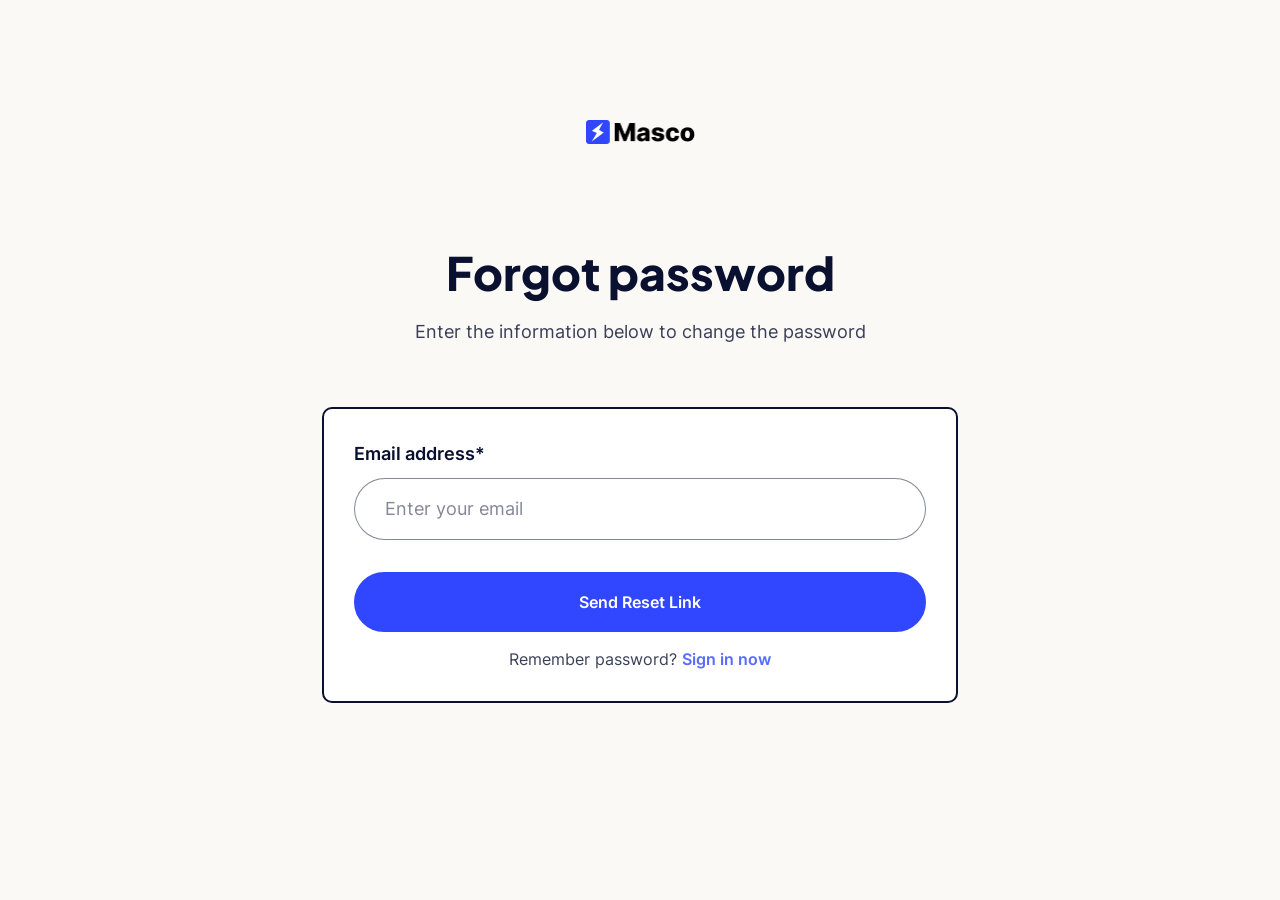
<file: reset-password.html>
<!doctype html>
<html lang="en">

<head>
    <meta charset="UTF-8" />
    <meta name="viewport" content="width=device-width, initial-scale=1.0" />
    <title>Masco - Saas Software Startup Tailwind Template</title>
    <meta name="description" content="AIMass Tailwind based SASS Template" />

    <!-- Favicon  -->
    <link rel="icon" href="assets/img/favicon.png" />

    <!-- Icon Font -->
    <link rel="stylesheet" href="assets/fonts/iconfonts/font-awesome/stylesheet.css" />
    <!-- Site font -->
    <link rel="stylesheet" href="assets/fonts/webfonts/inter/stylesheet.css" />
    <link rel="stylesheet" href="assets/fonts/webfonts/plus-jakarta-sans/stylesheet.css" />

    <!-- Vendor CSS -->
    <link rel="stylesheet" href="assets/css/vendors/swiper-bundle.min.css" />
    <link rel="stylesheet" href="assets/css/vendors/jos.css" />
    <link rel="stylesheet" href="assets/css/vendors/menu.css" />

    <!-- Custom CSS -->
    <link rel="stylesheet" href="assets/css/custom.css" />

    <!-- Development css -->
    <link href="assets/css/style.css" rel="stylesheet" />

    <!-- Production css -->
    <!-- <link rel="stylesheet" href="assets/css/style.min.css"> -->
</head>

<body>
    <div class="page-wrapper relative z-[1] bg-ColorOffWhite">
        <main class="main-wrapper relative overflow-hidden">
            <!--...::: Sign-in Section Start :::... -->
            <section class="section-signin">
                <!-- Section Space -->
                <div class="section-space">
                    <!-- Section Container -->
                    <div class="container-default">
                        <div class="mx-auto max-w-[636px]">
                            <div class="flex flex-col items-center justify-center text-center">
                                <!-- Logo -->
                                <a href="index.html" class="mb-[60px] lg:mb-20 xl:mb-[100px]">
                                    <img src="assets/img/logo-blue-dark.png" alt="logo-blue-dark" width="109" height="24" />
                                </a>
                                <!-- Logo -->

                                <!-- Section Wrapper -->
                                <div>
                                    <!-- Section Block -->
                                    <div>
                                        <!-- Section Title -->
                                        <h2 class="mb-[15px]">Forgot password</h2>
                                        <!-- Section Title -->
                                        <p class="text-ColorBlack/80">
                                            Enter the information below to change the password
                                        </p>
                                    </div>
                                    <!-- Section Block -->
                                </div>
                                <!-- Section Wrapper -->
                            </div>

                            <!-- Sign-in Form Block -->
                            <div class="jos xm:p-10 mt-10 rounded-[10px] border-2 border-ColorBlack bg-white p-[30px] lg:mt-[60px]">
                                <form action="#" method="post">
                                    <!-- From Group List -->
                                    <div class="flex flex-col gap-6">
                                        <!-- Form Group Item-->
                                        <div>
                                            <label for="email" class="mb-[10px] block text-left font-semibold text-ColorBlack">Email address*</label>
                                            <input type="email" name="email" id="email" placeholder="Enter your email" class="w-full rounded-[50px] border border-ColorBlack/50 px-[30px] py-[15px] outline-none transition-all duration-300 placeholder:text-ColorBlack/50 focus:border-ColorBlue" required />
                                        </div>
                                        <!-- Form Group Item-->
                                    </div>
                                    <!-- From Group List -->
                                    <button type="submit" class="btn is-blue is-rounded is-large mt-8 w-full">
                                        Send Reset Link
                                    </button>
                                </form>

                                <p class="mt-[15px] text-center text-base text-ColorBlack/80">
                                    Remember password?
                                    <a href="login.html" class="font-semibold text-ColorBlue/80 hover:text-ColorBlue">Sign in now</a>
                                </p>
                            </div>
                            <!-- Sign-in Form Block -->
                        </div>
                    </div>
                    <!-- Section Container -->
                </div>
                <!-- Section Space -->
            </section>
            <!--...::: Sign-in Section End :::... -->
        </main>
    </div>

    <!--Vendor js-->
    <script src="assets/js/vendors/counterup.js" type="module"></script>
    <script src="assets/js/vendors/swiper-bundle.min.js"></script>
    <script src="assets/js/vendors/fslightbox.js"></script>
    <script src="assets/js/vendors/jos.min.js"></script>

    <!-- Main js -->
    <script src="assets/js/main.js"></script>
</body>

</html>
</file>
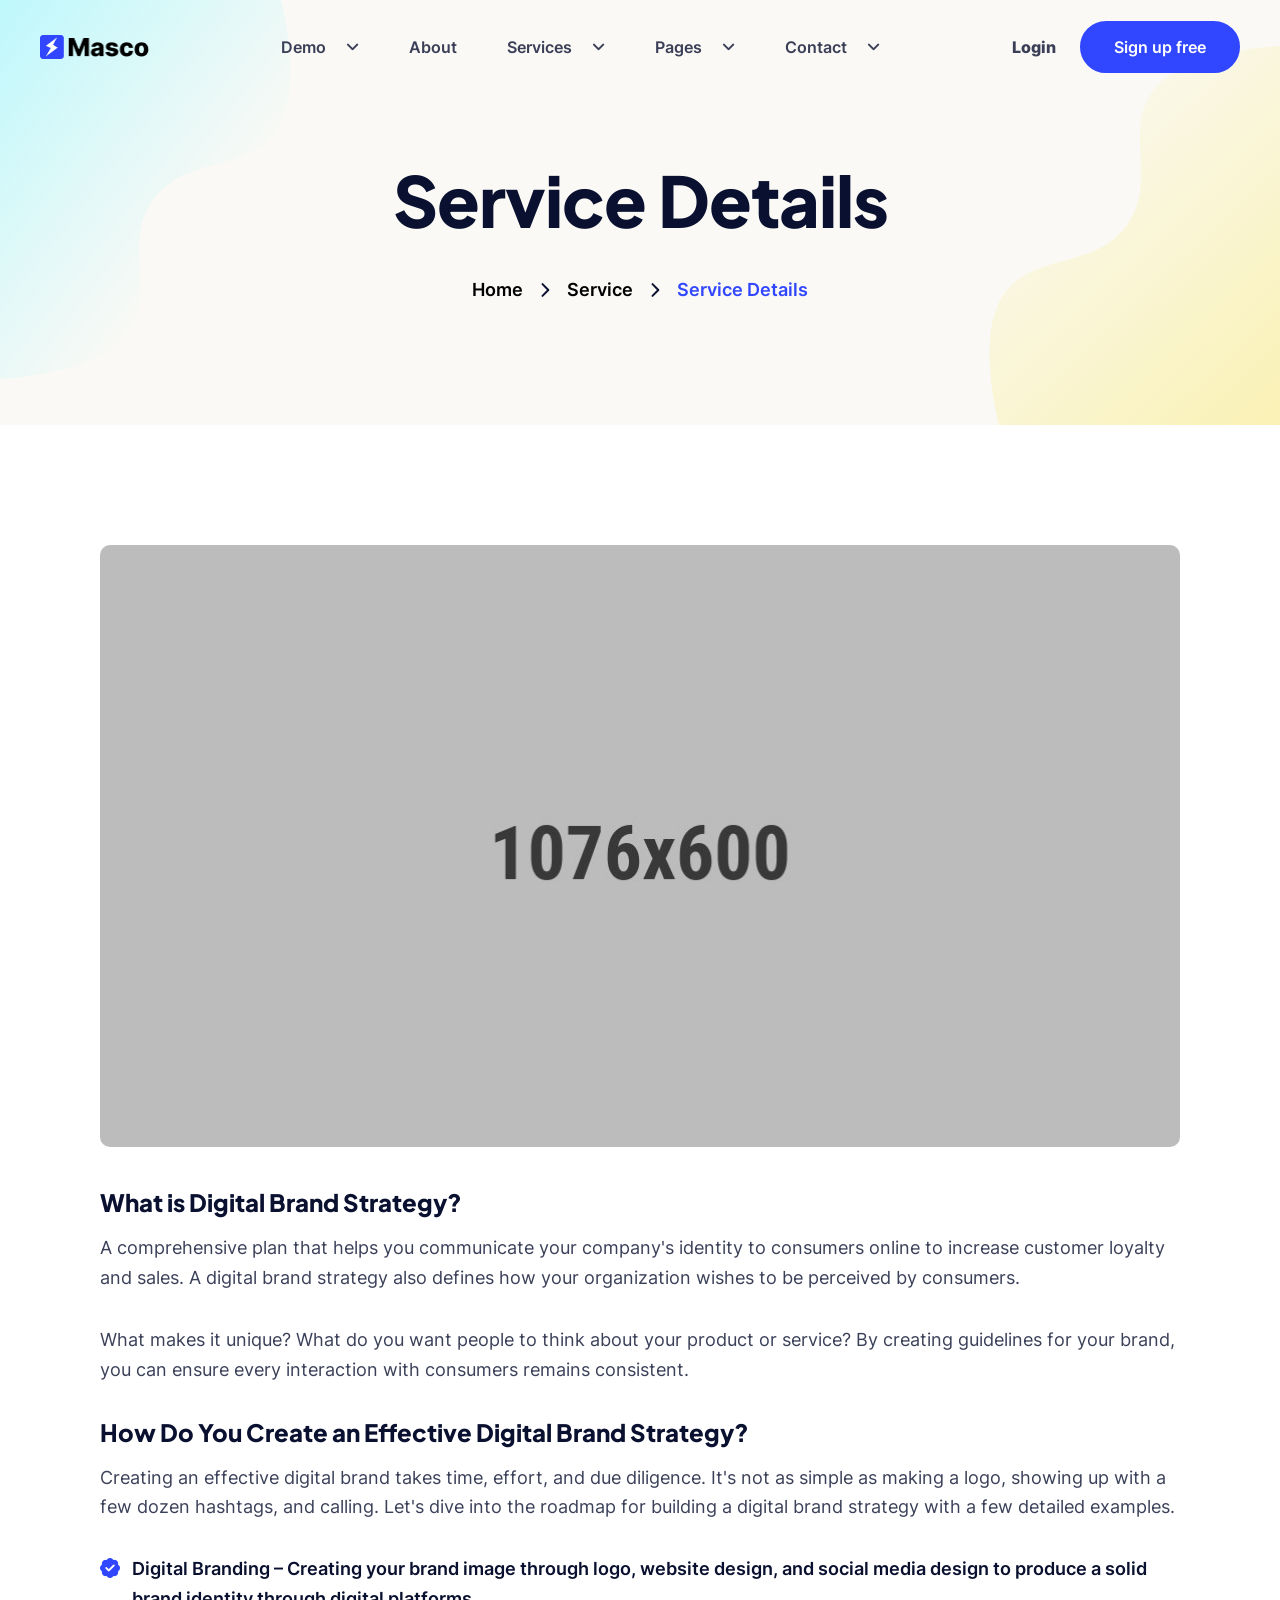
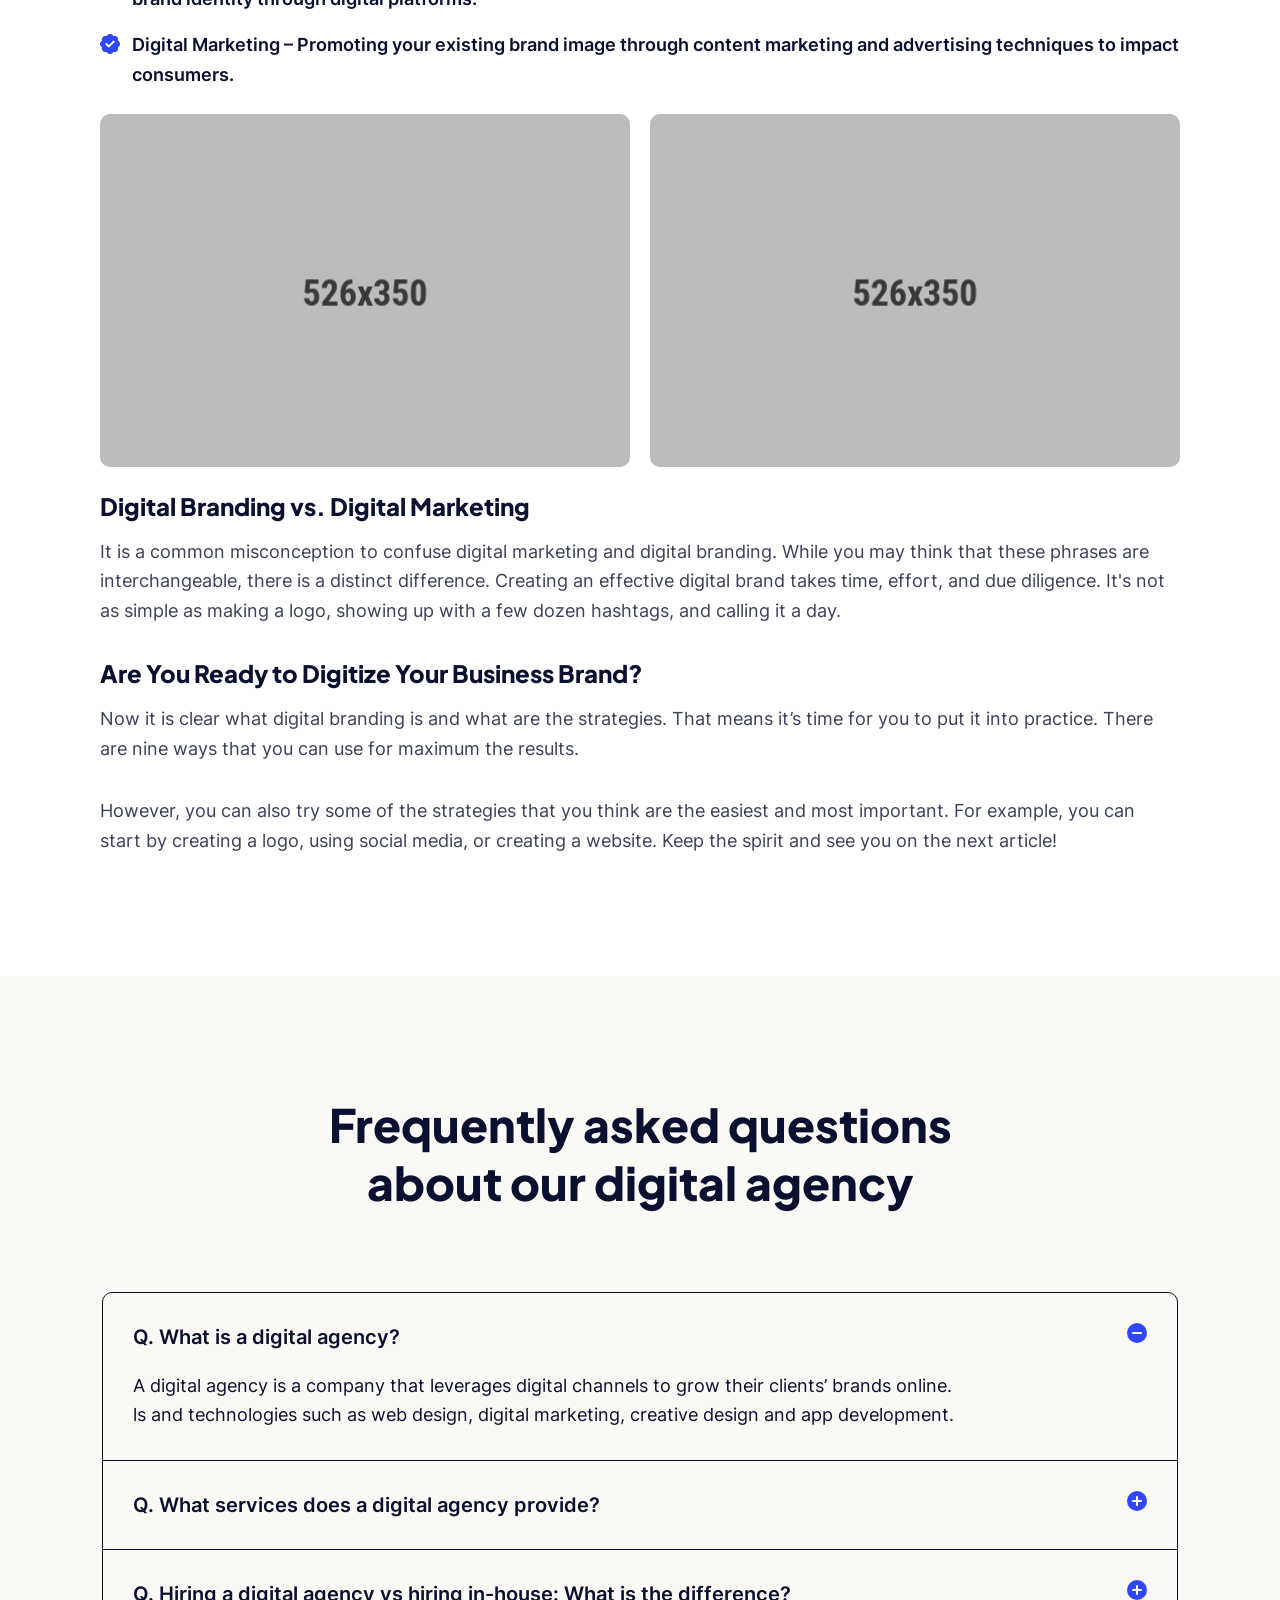
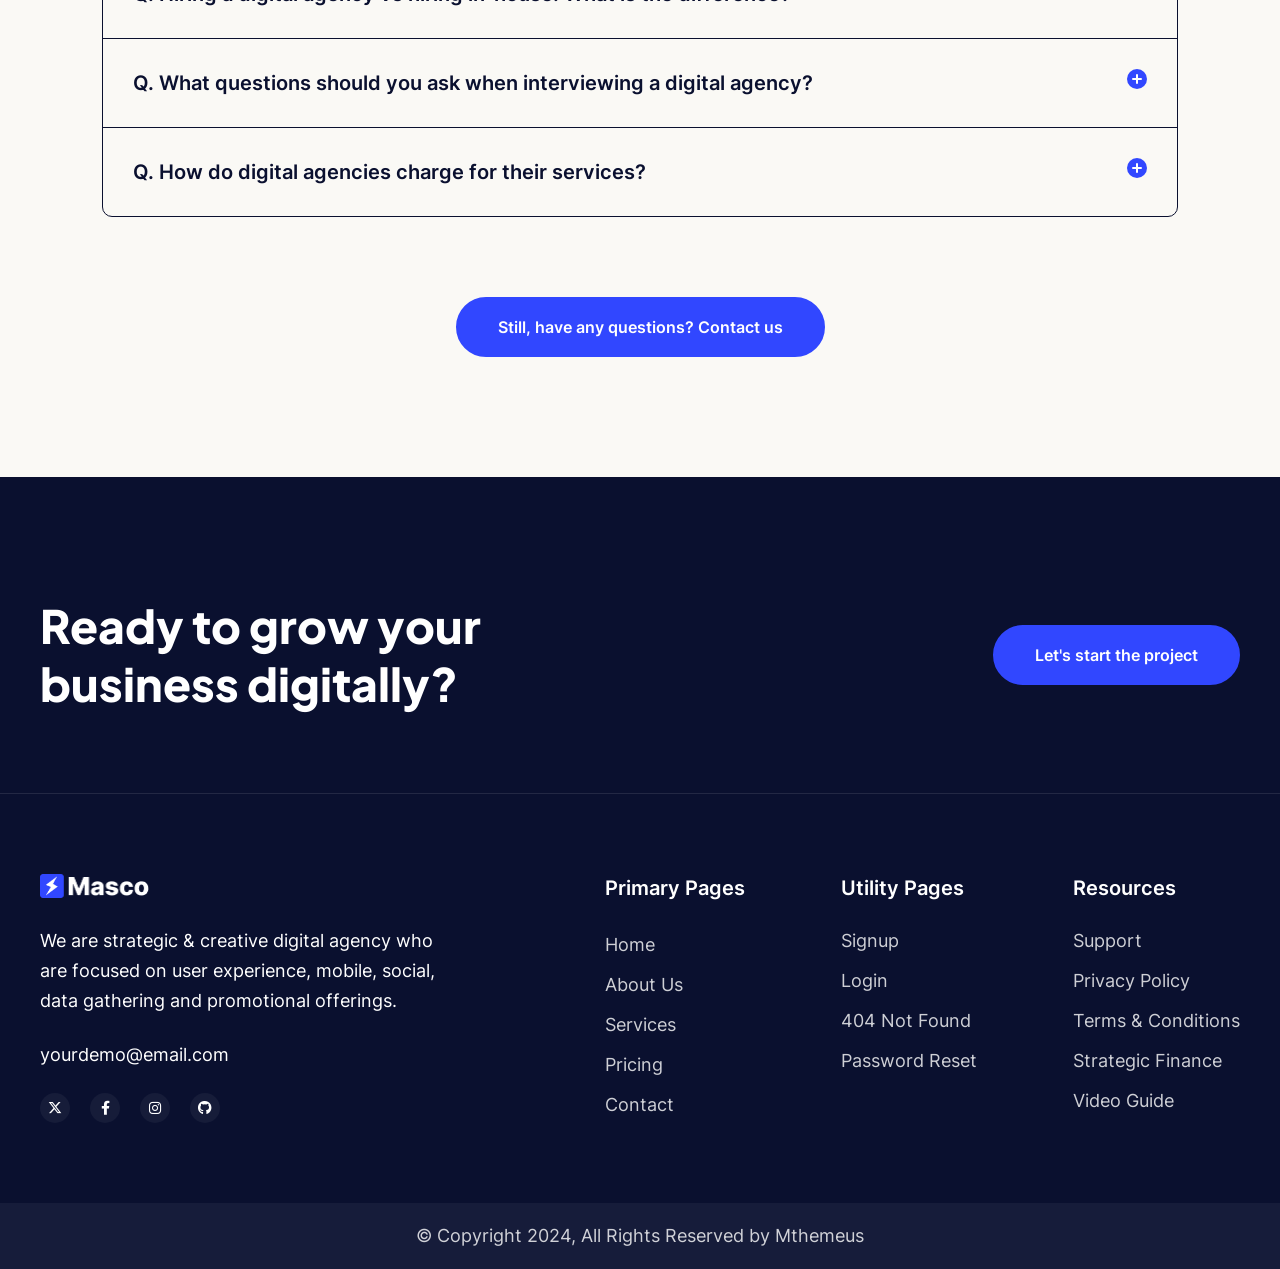
<file: service-details.html>
<!doctype html>
<html lang="en">

<head>
    <meta charset="UTF-8" />
    <meta name="viewport" content="width=device-width, initial-scale=1.0" />
    <title>Masco - Saas Software Startup Tailwind Template</title>
    <meta name="description" content="AIMass Tailwind based SASS Template" />

    <!-- Favicon  -->
    <link rel="icon" href="assets/img/favicon.png" />

    <!-- Icon Font -->
    <link rel="stylesheet" href="assets/fonts/iconfonts/font-awesome/stylesheet.css" />
    <!-- Site font -->
    <link rel="stylesheet" href="assets/fonts/webfonts/inter/stylesheet.css" />
    <link rel="stylesheet" href="assets/fonts/webfonts/plus-jakarta-sans/stylesheet.css" />

    <!-- Vendor CSS -->
    <link rel="stylesheet" href="assets/css/vendors/swiper-bundle.min.css" />
    <link rel="stylesheet" href="assets/css/vendors/jos.css" />
    <link rel="stylesheet" href="assets/css/vendors/menu.css" />

    <!-- Custom CSS -->
    <link rel="stylesheet" href="assets/css/custom.css" />

    <!-- Development css -->
    <link href="assets/css/style.css" rel="stylesheet" />

    <!-- Production css -->
    <!-- <link rel="stylesheet" href="assets/css/style.min.css"> -->
</head>

<body>
    <div class="page-wrapper relative z-[1] bg-white">
        <!--...::: Header Start :::... -->
        <header class="site-header site-header--absolute is--white py-3" id="sticky-menu">
            <div class="container-default">
                <div class="flex items-center justify-between gap-x-8">
                    <!-- Header Logo -->
                    <a href="index.html" class="">
                        <img src="assets/img/logo-blue-dark.png" alt="Masco" width="109" height="24" />
                    </a>
                    <!-- Header Logo -->

                    <!-- Header Navigation -->
                    <div class="menu-block-wrapper">
                        <div class="menu-overlay"></div>
                        <nav class="menu-block" id="append-menu-header">
                            <div class="mobile-menu-head">
                                <div class="go-back">
                                    <i class="fa-solid fa-angle-left"></i>
                                </div>
                                <div class="current-menu-title"></div>
                                <div class="mobile-menu-close">&times;</div>
                            </div>
                            <ul class="site-menu-main">
                                <li class="nav-item nav-item-has-children">
                                    <a href="#" class="nav-link-item drop-trigger">Demo <i class="fa-solid fa-angle-down"></i>
                                    </a>
                                    <ul class="sub-menu" id="submenu-1">
                                        <li class="sub-menu--item">
                                            <a href="index.html">Digital agency</a>
                                        </li>
                                        <li class="sub-menu--item">
                                            <a href="index-2.html">Chat software</a>
                                        </li>
                                        <li class="sub-menu--item">
                                            <a href="index-3.html">Fitness App</a>
                                        </li>
                                        <li class="sub-menu--item">
                                            <a href="index-4.html">Online Courses</a>
                                        </li>
                                        <li class="sub-menu--item">
                                            <a href="index-5.html">SEO Agency</a>
                                        </li>
                                        <li class="sub-menu--item">
                                            <a href="index-6.html">Cold Email</a>
                                        </li>
                                        <li class="sub-menu--item">
                                            <a href="index-7.html">Web Hosting</a>
                                        </li>
                                        <li class="sub-menu--item">
                                            <a href="index-8.html">Startup</a>
                                        </li>
                                        <li class="sub-menu--item">
                                            <a href="index-9.html">Tracking Software</a>
                                        </li>
                                        <li class="sub-menu--item">
                                            <a href="index-10.html">AI Writing Tool</a>
                                        </li>
                                        <li class="sub-menu--item">
                                            <a href="index-11.html">Website Builder</a>
                                        </li>
                                        <li class="sub-menu--item">
                                            <a href="index-12.html">AI Photo Editor</a>
                                        </li>
                                        <li class="sub-menu--item">
                                            <a href="index-13.html">initial coin offering (ICO)</a>
                                        </li>
                                        <li class="sub-menu--item">
                                            <a href="index-14.html">AI Content Generator</a>
                                        </li>
                                        <li class="sub-menu--item">
                                            <a href="index-15.html">IT Service</a>
                                        </li>
                                    </ul>
                                </li>
                                <li class="nav-item">
                                    <a href="about.html" class="nav-link-item">About</a>
                                </li>
                                <li class="nav-item nav-item-has-children">
                                    <a href="#" class="nav-link-item drop-trigger">Services
                                        <i class="fa-solid fa-angle-down"></i>
                                    </a>
                                    <ul class="sub-menu" id="submenu-2">
                                        <li class="sub-menu--item">
                                            <a href="services.html">Services</a>
                                        </li>
                                        <li class="sub-menu--item">
                                            <a href="service-details.html">Service Details</a>
                                        </li>
                                    </ul>
                                </li>
                                <li class="nav-item nav-item-has-children">
                                    <a href="#" class="nav-link-item drop-trigger">Pages <i class="fa-solid fa-angle-down"></i>
                                    </a>
                                    <ul class="sub-menu" id="submenu-3">
                                        <li class="sub-menu--item nav-item-has-children">
                                            <a href="#" data-menu-get="h3" class="drop-trigger">blogs <i class="fa-solid fa-angle-right"></i></a>
                                            <ul class="sub-menu shape-none" id="submenu-4">
                                                <li class="sub-menu--item">
                                                    <a href="blog.html">blogs</a>
                                                </li>
                                                <li class="sub-menu--item">
                                                    <a href="blog-details.html">blog details</a>
                                                </li>
                                            </ul>
                                        </li>
                                        <li class="sub-menu--item nav-item-has-children">
                                            <a href="#" data-menu-get="h3" class="drop-trigger">Team
                                                <i class="fa-solid fa-angle-right"></i>
                                            </a>
                                            <ul class="sub-menu shape-none" id="submenu-5">
                                                <li class="sub-menu--item">
                                                    <a href="teams.html">Teams</a>
                                                </li>
                                            </ul>
                                        </li>
                                        <li class="sub-menu--item nav-item-has-children">
                                            <a href="#" data-menu-get="h3" class="drop-trigger">FAQ
                                                <i class="fa-solid fa-angle-right"></i>
                                            </a>
                                            <ul class="sub-menu shape-none" id="submenu-6">
                                                <li class="sub-menu--item">
                                                    <a href="faq.html">FAQ-1</a>
                                                </li>
                                                <li class="sub-menu--item">
                                                    <a href="faq-2.html">FAQ-2</a>
                                                </li>
                                                <li class="sub-menu--item">
                                                    <a href="faq-3.html">FAQ-3</a>
                                                </li>
                                                <li class="sub-menu--item">
                                                    <a href="faq-4.html">FAQ-4</a>
                                                </li>
                                            </ul>
                                        </li>
                                        <li class="sub-menu--item nav-item-has-children">
                                            <a href="#" data-menu-get="h3" class="drop-trigger">Portfolio
                                                <i class="fa-solid fa-angle-right"></i>
                                            </a>
                                            <ul class="sub-menu shape-none" id="submenu-7">
                                                <li class="sub-menu--item">
                                                    <a href="portfolio.html">Portfolio Classic</a>
                                                </li>
                                                <li class="sub-menu--item">
                                                    <a href="portfolio-2.html">Portfolio Masonry</a>
                                                </li>
                                                <li class="sub-menu--item">
                                                    <a href="portfolio-3.html">Portfolio Modern</a>
                                                </li>
                                                <li class="sub-menu--item">
                                                    <a href="portfolio-4.html">Portfolio Minimal</a>
                                                </li>
                                                <li class="sub-menu--item">
                                                    <a href="portfolio-details.html">Portfolio Details</a>
                                                </li>
                                            </ul>
                                        </li>
                                        <li class="sub-menu--item nav-item-has-children">
                                            <a href="#" data-menu-get="h3" class="drop-trigger">Pricing
                                                <i class="fa-solid fa-angle-right"></i>
                                            </a>
                                            <ul class="sub-menu shape-none" id="submenu-8">
                                                <li class="sub-menu--item">
                                                    <a href="pricing.html">Pricing-1</a>
                                                </li>
                                                <li class="sub-menu--item">
                                                    <a href="pricing-2.html">Pricing-2</a>
                                                </li>
                                            </ul>
                                        </li>
                                        <li class="sub-menu--item nav-item-has-children">
                                            <a href="#" data-menu-get="h3" class="drop-trigger">Careers
                                                <i class="fa-solid fa-angle-right"></i>
                                            </a>
                                            <ul class="sub-menu shape-none" id="submenu-9">
                                                <li class="sub-menu--item">
                                                    <a href="careers.html">Career</a>
                                                </li>
                                                <li class="sub-menu--item">
                                                    <a href="career-details.html">Career Details</a>
                                                </li>
                                            </ul>
                                        </li>
                                        <li class="sub-menu--item nav-item-has-children">
                                            <a href="#" data-menu-get="h3" class="drop-trigger">Utilities
                                                <i class="fa-solid fa-angle-right"></i>
                                            </a>
                                            <ul class="sub-menu shape-none" id="submenu-10">
                                                <li class="sub-menu--item">
                                                    <a href="login.html">Login</a>
                                                </li>
                                                <li class="sub-menu--item">
                                                    <a href="signup.html">Signup</a>
                                                </li>
                                                <li class="sub-menu--item">
                                                    <a href="reset-password.html">Reset Password</a>
                                                </li>
                                                <li class="sub-menu--item">
                                                    <a href="coming-soon.html">Coming Soon</a>
                                                </li>
                                                <li class="sub-menu--item">
                                                    <a href="error-404.html">Error 404</a>
                                                </li>
                                            </ul>
                                        </li>
                                    </ul>
                                </li>
                                <li class="nav-item nav-item-has-children">
                                    <a href="#" class="nav-link-item drop-trigger">Contact
                                        <i class="fa-solid fa-angle-down"></i>
                                    </a>
                                    <ul class="sub-menu" id="submenu-11">
                                        <li class="sub-menu--item">
                                            <a href="contact.html">Contact-1</a>
                                        </li>
                                        <li class="sub-menu--item">
                                            <a href="contact-2.html">Contact-2</a>
                                        </li>
                                        <li class="sub-menu--item">
                                            <a href="contact-3.html">Contact-3</a>
                                        </li>
                                    </ul>
                                </li>
                            </ul>
                        </nav>
                    </div>
                    <!-- Header Navigation -->

                    <!-- Header User Event -->
                    <div class="flex items-center gap-6">
                        <a href="login.html" class="btn-text hidden hover:text-ColorBlue md:inline-block">Login</a>
                        <a href="signup.html" class="btn is-blue is-rounded btn-animation group hidden md:inline-block"><span>Sign up free</span></a>
                        <!-- Responsive Offcanvas Menu Button -->
                        <div class="block lg:hidden">
                            <button id="openBtn" class="hamburger-menu mobile-menu-trigger">
                                <span></span>
                                <span></span>
                                <span></span>
                            </button>
                        </div>
                    </div>
                    <!-- Header User Event -->
                </div>
            </div>
        </header>
        <!--...::: Header End :::... -->

        <main class="main-wrapper relative overflow-hidden">
            <!--...::: Breadcrumb Section Start :::... -->
            <section class="section-breadcrumb">
                <!-- Breadcrumb Section Spacer -->
                <div class="breadcrumb-wrapper">
                    <!-- Section Container -->
                    <div class="container-default">
                        <div class="breadcrumb-block">
                            <h1 class="breadcrumb-title">Service Details</h1>
                            <ul class="breadcrumb-nav">
                                <li><a href="index.html">Home</a></li>
                                <li><a href="services.html">Service</a></li>
                                <li>Service Details</li>
                            </ul>
                        </div>
                    </div>
                    <!-- Section Container -->

                    <!-- Breadcrumb Shape - 1 -->
                    <div class="absolute left-0 top-0 -z-10">
                        <img src="assets/img/elements/breadcrumb-shape-1.svg" alt="hero-shape-1" width="291" height="380" />
                    </div>

                    <!-- Breadcrumb Shape - 2 -->
                    <div class="absolute bottom-0 right-0 -z-[1]">
                        <img src="assets/img/elements/breadcrumb-shape-2.svg" alt="hero-shape-2" width="291" height="380" />
                    </div>
                </div>
                <!-- Breadcrumb Section Spacer -->
            </section>
            <!--...::: Breadcrumb Section End :::... -->

            <!--...::: Service Details Section Start :::... -->
            <section class="section-service-details">
                <!-- Section Space -->
                <div class="section-space">
                    <!-- Section Container -->
                    <div class="container-default">
                        <!-- Service Details Area -->
                        <div class="mx-auto max-w-[1080px]">
                            <!-- Service main Image -->
                            <img src="assets/img/th-1/service-main-img.jpg" alt="service-main-img" class="mb-10 h-auto w-full rounded-[10px]" />
                            <!-- Service Rich Text -->
                            <div class="rich-text">
                                <h5>What is Digital Brand Strategy?</h5>
                                <p>
                                    A comprehensive plan that helps you communicate your
                                    company's identity to consumers online to increase customer
                                    loyalty and sales. A digital brand strategy also defines how
                                    your organization wishes to be perceived by consumers.
                                </p>
                                <p>
                                    What makes it unique? What do you want people to think about
                                    your product or service? By creating guidelines for your
                                    brand, you can ensure every interaction with consumers
                                    remains consistent.
                                </p>

                                <h5>
                                    How Do You Create an Effective Digital Brand Strategy?
                                </h5>
                                <p>
                                    Creating an effective digital brand takes time, effort, and
                                    due diligence. It's not as simple as making a logo, showing
                                    up with a few dozen hashtags, and calling. Let's dive into
                                    the roadmap for building a digital brand strategy with a few
                                    detailed examples.
                                </p>

                                <ul class="font-semibold text-ColorBlack">
                                    <li class="mb-4 flex gap-x-3 last:mb-0">
                                        <span class="text-xl text-ColorBlue"><i class="fa-solid fa-badge-check"></i></span>
                                        Digital Branding – Creating your brand image through logo,
                                        website design, and social media design to produce a solid
                                        brand identity through digital platforms.
                                    </li>
                                    <li class="mb-4 flex gap-x-3 last:mb-0">
                                        <span class="text-xl text-ColorBlue"><i class="fa-solid fa-badge-check"></i></span>
                                        Digital Marketing – Promoting your existing brand image
                                        through content marketing and advertising techniques to
                                        impact consumers.
                                    </li>
                                </ul>

                                <div class="my-6 grid grid-cols-1 md:grid-cols-2 gap-5">
                                    <img src="assets/img/th-1/service-inner-1-img.jpg" alt="service-inner-1-img" width="532" height="355" class="w-full h-auto rounded-[10px]" />
                                    <img src="assets/img/th-1/service-inner-2-img.jpg" alt="service-inner-2-img" width="532" height="355" class="w-full h-auto rounded-[10px]" />
                                </div>

                                <h5>Digital Branding vs. Digital Marketing</h5>
                                <p>
                                    It is a common misconception to confuse digital marketing
                                    and digital branding. While you may think that these phrases
                                    are interchangeable, there is a distinct difference.
                                    Creating an effective digital brand takes time, effort, and
                                    due diligence. It's not as simple as making a logo, showing
                                    up with a few dozen hashtags, and calling it a day.
                                </p>

                                <h5>Are You Ready to Digitize Your Business Brand?</h5>
                                <p>
                                    Now it is clear what digital branding is and what are the
                                    strategies. That means it’s time for you to put it into
                                    practice. There are nine ways that you can use for maximum
                                    the results.
                                </p>

                                <p>
                                    However, you can also try some of the strategies that you
                                    think are the easiest and most important. For example, you
                                    can start by creating a logo, using social media, or
                                    creating a website. Keep the spirit and see you on the next
                                    article!
                                </p>
                            </div>
                        </div>
                        <!-- Service Details Area -->
                    </div>
                    <!-- Section Container -->
                </div>
                <!-- Section Space -->
            </section>
            <!--...::: Service Details Section End :::... -->

            <!--...::: FAQ Section Start :::... -->
            <section class="section-faq">
                <div class="relative z-10 overflow-hidden bg-ColorOffWhite">
                    <!-- Section Space -->
                    <div class="section-space">
                        <!-- Section Container -->
                        <div class="container-default">
                            <!-- Section Content Wrapper -->
                            <div class="jos mb-[60px] xl:mb-20">
                                <!-- Section Content Block -->
                                <div class="mx-auto max-w-[625px]">
                                    <h2 class="text-center">
                                        Frequently asked questions about our digital agency
                                    </h2>
                                </div>
                                <!-- Section Content Block -->
                            </div>
                            <!-- Section Content Wrapper -->
                            <!-- FAQ Area -->
                            <div class="jos">
                                <!-- Accordion List -->
                                <ul class="mx-auto max-w-[1076px] rounded-[10px] border border-ColorBlack text-ColorBlack">
                                    <!-- Accordion Item -->
                                    <li class="accordion-item active overflow-hidden border-b border-ColorBlack p-[30px] last:border-b-0">
                                        <!-- Accordion Header -->
                                        <div class="accordion-header flex justify-between gap-6 text-xl font-semibold">
                                            <button class="flex-1 text-left">
                                                Q. What is a digital agency?
                                            </button>
                                            <div class="accordion-icon-1 relative flex h-5 w-5 items-center justify-center rounded-[50%] bg-ColorBlue">
                                                <span class="inline-block h-0.5 w-[10px] rounded-sm bg-white"></span>
                                                <span class="absolute inline-block h-[10px] w-0.5 rotate-0 rounded-sm bg-white"></span>
                                            </div>
                                        </div>
                                        <!-- Accordion Header -->
                                        <!-- Accordion Body -->
                                        <div class="accordion-body max-w-[826px] opacity-80">
                                            <p class="pt-5">
                                                A digital agency is a company that leverages digital
                                                channels to grow their clients’ brands online. ls and
                                                technologies such as web design, digital marketing,
                                                creative design and app development.
                                            </p>
                                        </div>
                                        <!-- Accordion Body -->
                                    </li>
                                    <!-- Accordion Item -->
                                    <!-- Accordion Item -->
                                    <li class="accordion-item overflow-hidden border-b border-ColorBlack p-[30px] last:border-b-0">
                                        <!-- Accordion Header -->
                                        <div class="accordion-header flex justify-between gap-6 text-xl font-semibold">
                                            <button class="flex-1 text-left">
                                                Q. What services does a digital agency provide?
                                            </button>
                                            <div class="accordion-icon-1 relative flex h-5 w-5 items-center justify-center rounded-[50%] bg-ColorBlue">
                                                <span class="inline-block h-0.5 w-[10px] rounded-sm bg-white"></span>
                                                <span class="absolute inline-block h-[10px] w-0.5 rotate-0 rounded-sm bg-white"></span>
                                            </div>
                                        </div>
                                        <!-- Accordion Header -->
                                        <!-- Accordion Body -->
                                        <div class="accordion-body max-w-[826px] opacity-80">
                                            <p class="pt-5">
                                                A digital agency is a company that leverages digital
                                                channels to grow their clients’ brands online. ls and
                                                technologies such as web design, digital marketing,
                                                creative design and app development.
                                            </p>
                                        </div>
                                        <!-- Accordion Body -->
                                    </li>
                                    <!-- Accordion Item -->
                                    <!-- Accordion Item -->
                                    <li class="accordion-item overflow-hidden border-b border-ColorBlack p-[30px] last:border-b-0">
                                        <!-- Accordion Header -->
                                        <div class="accordion-header flex justify-between gap-6 text-xl font-semibold">
                                            <button class="flex-1 text-left">
                                                Q. Hiring a digital agency vs hiring in-house: What is
                                                the difference?
                                            </button>
                                            <div class="accordion-icon-1 relative flex h-5 w-5 items-center justify-center rounded-[50%] bg-ColorBlue">
                                                <span class="inline-block h-0.5 w-[10px] rounded-sm bg-white"></span>
                                                <span class="absolute inline-block h-[10px] w-0.5 rotate-0 rounded-sm bg-white"></span>
                                            </div>
                                        </div>
                                        <!-- Accordion Header -->
                                        <!-- Accordion Body -->
                                        <div class="accordion-body max-w-[826px] opacity-80">
                                            <p class="pt-5">
                                                A digital agency is a company that leverages digital
                                                channels to grow their clients’ brands online. ls and
                                                technologies such as web design, digital marketing,
                                                creative design and app development.
                                            </p>
                                        </div>
                                        <!-- Accordion Body -->
                                    </li>
                                    <!-- Accordion Item -->
                                    <!-- Accordion Item -->
                                    <li class="accordion-item overflow-hidden border-b border-ColorBlack p-[30px] last:border-b-0">
                                        <!-- Accordion Header -->
                                        <div class="accordion-header flex justify-between gap-6 text-xl font-semibold">
                                            <button class="flex-1 text-left">
                                                Q. What questions should you ask when interviewing a
                                                digital agency?
                                            </button>
                                            <div class="accordion-icon-1 relative flex h-5 w-5 items-center justify-center rounded-[50%] bg-ColorBlue">
                                                <span class="inline-block h-0.5 w-[10px] rounded-sm bg-white"></span>
                                                <span class="absolute inline-block h-[10px] w-0.5 rotate-0 rounded-sm bg-white"></span>
                                            </div>
                                        </div>
                                        <!-- Accordion Header -->
                                        <!-- Accordion Body -->
                                        <div class="accordion-body max-w-[826px] opacity-80">
                                            <p class="pt-5">
                                                A digital agency is a company that leverages digital
                                                channels to grow their clients’ brands online. ls and
                                                technologies such as web design, digital marketing,
                                                creative design and app development.
                                            </p>
                                        </div>
                                        <!-- Accordion Body -->
                                    </li>
                                    <!-- Accordion Item -->
                                    <!-- Accordion Item -->
                                    <li class="accordion-item overflow-hidden border-b border-ColorBlack p-[30px] last:border-b-0">
                                        <!-- Accordion Header -->
                                        <div class="accordion-header flex justify-between gap-6 text-xl font-semibold">
                                            <button class="flex-1 text-left">
                                                Q. How do digital agencies charge for their services?
                                            </button>
                                            <div class="accordion-icon-1 relative flex h-5 w-5 items-center justify-center rounded-[50%] bg-ColorBlue">
                                                <span class="inline-block h-0.5 w-[10px] rounded-sm bg-white"></span>
                                                <span class="absolute inline-block h-[10px] w-0.5 rotate-0 rounded-sm bg-white"></span>
                                            </div>
                                        </div>
                                        <!-- Accordion Header -->
                                        <!-- Accordion Body -->
                                        <div class="accordion-body max-w-[826px] opacity-80">
                                            <p class="pt-5">
                                                A digital agency is a company that leverages digital
                                                channels to grow their clients’ brands online. ls and
                                                technologies such as web design, digital marketing,
                                                creative design and app development.
                                            </p>
                                        </div>
                                        <!-- Accordion Body -->
                                    </li>
                                    <!-- Accordion Item -->
                                </ul>
                                <!-- Accordion List -->

                                <div class="jos mt-[60px] flex justify-center xl:mt-20">
                                    <a href="contact.html" class="btn is-blue is-rounded btn-animation is-large group"><span>Still, have any questions? Contact us</span></a>
                                </div>
                            </div>
                            <!-- FAQ Area -->
                        </div>
                        <!-- Section Container -->
                    </div>
                    <!-- Section Space -->
                </div>
            </section>
            <!--...::: FAQ Section End :::... -->
        </main>

        <!--...::: Footer Section Start :::... -->
        <footer class="section-footer">
            <div class="bg-ColorBlack">
                <!-- Footer Area Top -->
                <div class="relative z-10">
                    <!-- Footer Top Spacing -->
                    <div class="pb-[60px] pt-20 lg:pb-20 lg:pt-[100px] xl:pt-[120px]">
                        <!-- Section Container -->
                        <div class="container-default">
                            <!-- Section Wrapper -->
                            <div class="flex flex-wrap items-center justify-center text-center lg:text-left lg:justify-between gap-8">
                                <!-- Section Block -->
                                <div class="max-w-[400px] md:max-w-[500px] lg:max-w-[550px]">
                                    <h2 class="text-white">
                                        Ready to grow your business digitally?
                                    </h2>
                                </div>
                                <!-- Section Block -->
                                <a href="portfolio.html" class="btn is-blue is-rounded btn-animation is-large group"><span>Let's start the project</span></a>
                            </div>
                            <!-- Section Wrapper -->
                        </div>
                        <!-- Section Container -->
                    </div>
                    <!-- Footer Top Spacing -->

                    <!-- CTA Shape -->
                    <div class="absolute right-[9%] top-8 -z-10 hidden xxl:block">
                        <img src="assets/img/elements/cta-1-shape-1.svg" alt="cta-1-shape-1" width="115" height="130" />
                    </div>
                </div>
                <!-- Footer Area Top -->

                <!-- Horizontal Line Separator -->
                <div class="horizontal-line bg-white"></div>
                <!-- Horizontal Line Separator -->

                <!-- Footer Area Center -->
                <div class="text-white">
                    <!-- Footer Center Spacing -->
                    <div class="py-[60px] lg:py-20">
                        <!-- Section Container -->
                        <div class="container-default">
                            <!-- Footer Widget List -->
                            <div class="grid gap-x-16 gap-y-10 sm:grid-cols-2 md:grid-cols-3 lg:grid-cols-[1fr_repeat(3,_auto)] xl:gap-x-24 xxl:gap-x-[134px]">
                                <!-- Footer Widget Item -->
                                <div class="flex flex-col gap-y-7 md:col-span-3 lg:col-span-1">
                                    <!-- Footer Logo -->
                                    <a href="index.html">
                                        <img src="assets/img/logo-blue-light.png" alt="Masco" width="109" height="24" />
                                    </a>
                                    <!-- Footer Content -->
                                    <div>
                                        <!-- Footer About Text -->
                                        <div class="lg:max-w-[416px]">
                                            We are strategic & creative digital agency who are
                                            focused on user experience, mobile, social, data
                                            gathering and promotional offerings.
                                        </div>
                                        <!-- Footer Mail -->
                                        <a href="mailto:yourdemo@email.com" class="my-6 block underline-offset-4 transition-all duration-300 hover:underline">yourdemo@email.com</a>
                                        <!-- Footer Social Link -->
                                        <div class="flex flex-wrap gap-5">
                                            <a href="https://twitter.com" target="_blank" rel="noopener noreferrer" class="flex h-[30px] w-[30px] items-center justify-center rounded-[50%] bg-white bg-opacity-5 text-sm text-white transition-all duration-300 hover:bg-ColorBlue" aria-label="twitter">
                                                <i class="fa-brands fa-x-twitter"></i>
                                            </a>
                                            <a href="https://www.facebook.com/" target="_blank" rel="noopener noreferrer" class="flex h-[30px] w-[30px] items-center justify-center rounded-[50%] bg-white bg-opacity-5 text-sm text-white transition-all duration-300 hover:bg-ColorBlue" aria-label="facebook">
                                                <i class="fa-brands fa-facebook-f"></i>
                                            </a>
                                            <a href="https://www.instagram.com/" target="_blank" rel="noopener noreferrer" class="flex h-[30px] w-[30px] items-center justify-center rounded-[50%] bg-white bg-opacity-5 text-sm text-white transition-all duration-300 hover:bg-ColorBlue" aria-label="instagram">
                                                <i class="fa-brands fa-instagram"></i>
                                            </a>
                                            <a href="https://www.github.com/" target="_blank" rel="noopener noreferrer" class="flex h-[30px] w-[30px] items-center justify-center rounded-[50%] bg-white bg-opacity-5 text-sm text-white transition-all duration-300 hover:bg-ColorBlue" aria-label="github">
                                                <i class="fa-brands fa-github"></i>
                                            </a>
                                        </div>
                                    </div>
                                    <!-- Footer Content -->
                                </div>
                                <!-- Footer Widget Item -->

                                <!-- Footer Widget Item -->
                                <div class="flex flex-col gap-y-7 md:col-span-1 lg:col-span-1">
                                    <!-- Footer Widget Title -->
                                    <div class="text-xl font-semibold capitalize">
                                        Primary Pages
                                    </div>
                                    <!-- Footer Navbar -->
                                    <ul class="flex flex-col gap-y-[10px] capitalize">
                                        <li>
                                            <a href="index.html" class="hover:opcity-100 underline-offset-4 opacity-80 transition-all duration-300 ease-linear hover:underline">Home</a>
                                        </li>
                                        <li>
                                            <a href="about.html" class="hover:opcity-100 underline-offset-4 opacity-80 transition-all duration-300 ease-linear hover:underline">About Us</a>
                                        </li>
                                        <li>
                                            <a href="services.html" class="hover:opcity-100 underline-offset-4 opacity-80 transition-all duration-300 ease-linear hover:underline">Services</a>
                                        </li>
                                        <li>
                                            <a href="pricing.html" class="hover:opcity-100 underline-offset-4 opacity-80 transition-all duration-300 ease-linear hover:underline">pricing</a>
                                        </li>
                                        <li>
                                            <a href="contact.html" class="hover:opcity-100 underline-offset-4 opacity-80 transition-all duration-300 ease-linear hover:underline">Contact</a>
                                        </li>
                                    </ul>
                                </div>
                                <!-- Footer Widget Item -->

                                <!-- Footer Widget Item -->
                                <div class="flex flex-col gap-y-6 md:col-span-1 lg:col-span-1">
                                    <!-- Footer Title -->
                                    <div class="text-xl font-semibold capitalize">
                                        Utility pages
                                    </div>
                                    <!-- Footer Title -->

                                    <!-- Footer Navbar -->
                                    <ul class="flex flex-col gap-y-[10px] capitalize">
                                        <li>
                                            <a href="signup.html" class="hover:opcity-100 underline-offset-4 opacity-80 transition-all duration-300 ease-linear hover:underline">Signup</a>
                                        </li>
                                        <li>
                                            <a href="login.html" class="hover:opcity-100 underline-offset-4 opacity-80 transition-all duration-300 ease-linear hover:underline">Login</a>
                                        </li>
                                        <li>
                                            <a href="error-404.html" class="hover:opcity-100 underline-offset-4 opacity-80 transition-all duration-300 ease-linear hover:underline">404 Not found</a>
                                        </li>
                                        <li>
                                            <a href="reset-password.html" class="hover:opcity-100 underline-offset-4 opacity-80 transition-all duration-300 ease-linear hover:underline">Password Reset</a>
                                        </li>
                                    </ul>
                                </div>
                                <!-- Footer Widget Item-->

                                <!-- Footer Widget Item -->
                                <div class="flex flex-col gap-y-6 md:col-span-1 lg:col-span-1">
                                    <!-- Footer Title -->
                                    <div class="text-xl font-semibold capitalize">
                                        Resources
                                    </div>
                                    <!-- Footer Title -->

                                    <!-- Footer Navbar -->
                                    <ul class="flex flex-col gap-y-[10px] capitalize">
                                        <li>
                                            <a href="https://www.example.com/" target="_blank" rel="noopener noreferrer" class="hover:opcity-100 underline-offset-4 opacity-80 transition-all duration-300 ease-linear hover:underline">Support</a>
                                        </li>
                                        <li>
                                            <a href="https://www.example.com/" target="_blank" rel="noopener noreferrer" class="hover:opcity-100 underline-offset-4 opacity-80 transition-all duration-300 ease-linear hover:underline">Privacy policy</a>
                                        </li>
                                        <li>
                                            <a href="https://www.example.com/" target="_blank" rel="noopener noreferrer" class="hover:opcity-100 underline-offset-4 opacity-80 transition-all duration-300 ease-linear hover:underline">Terms & Conditions</a>
                                        </li>
                                        <li>
                                            <a href="https://www.example.com/" target="_blank" rel="noopener noreferrer" class="hover:opcity-100 underline-offset-4 opacity-80 transition-all duration-300 ease-linear hover:underline">Strategic finance</a>
                                        </li>
                                        <li>
                                            <a href="https://www.example.com/" target="_blank" rel="noopener noreferrer" class="hover:opcity-100 underline-offset-4 opacity-80 transition-all duration-300 ease-linear hover:underline">Video guide</a>
                                        </li>
                                    </ul>
                                </div>
                                <!-- Footer Widget Item -->
                            </div>
                            <!-- Footer Widget List -->
                        </div>
                        <!-- Section Container -->
                    </div>
                    <!-- Footer Center Spacing -->
                </div>
                <!-- Footer Area Center -->

                <!-- Footer Bottom -->
                <div class="bg-white bg-opacity-5">
                    <!-- Footer Bottom Spacing -->
                    <div class="py-[18px]">
                        <!-- Section Container -->
                        <div class="container-default">
                            <div class="text-center text-white text-opacity-80">
                                &copy; Copyright 2024, All Rights Reserved by Mthemeus
                            </div>
                        </div>
                        <!-- Section Container -->
                    </div>
                    <!-- Footer Bottom Spacing -->
                </div>
                <!-- Footer Bottom -->
            </div>
        </footer>
        <!--...::: Footer Section End :::... -->
    </div>

    <!--Vendor js-->
    <script src="assets/js/vendors/counterup.js" type="module"></script>
    <script src="assets/js/vendors/swiper-bundle.min.js"></script>
    <script src="assets/js/vendors/fslightbox.js"></script>
    <script src="assets/js/vendors/jos.min.js"></script>
    <script src="assets/js/vendors/menu.js"></script>

    <!-- Main js -->
    <script src="assets/js/main.js"></script>
</body>

</html>
</file>
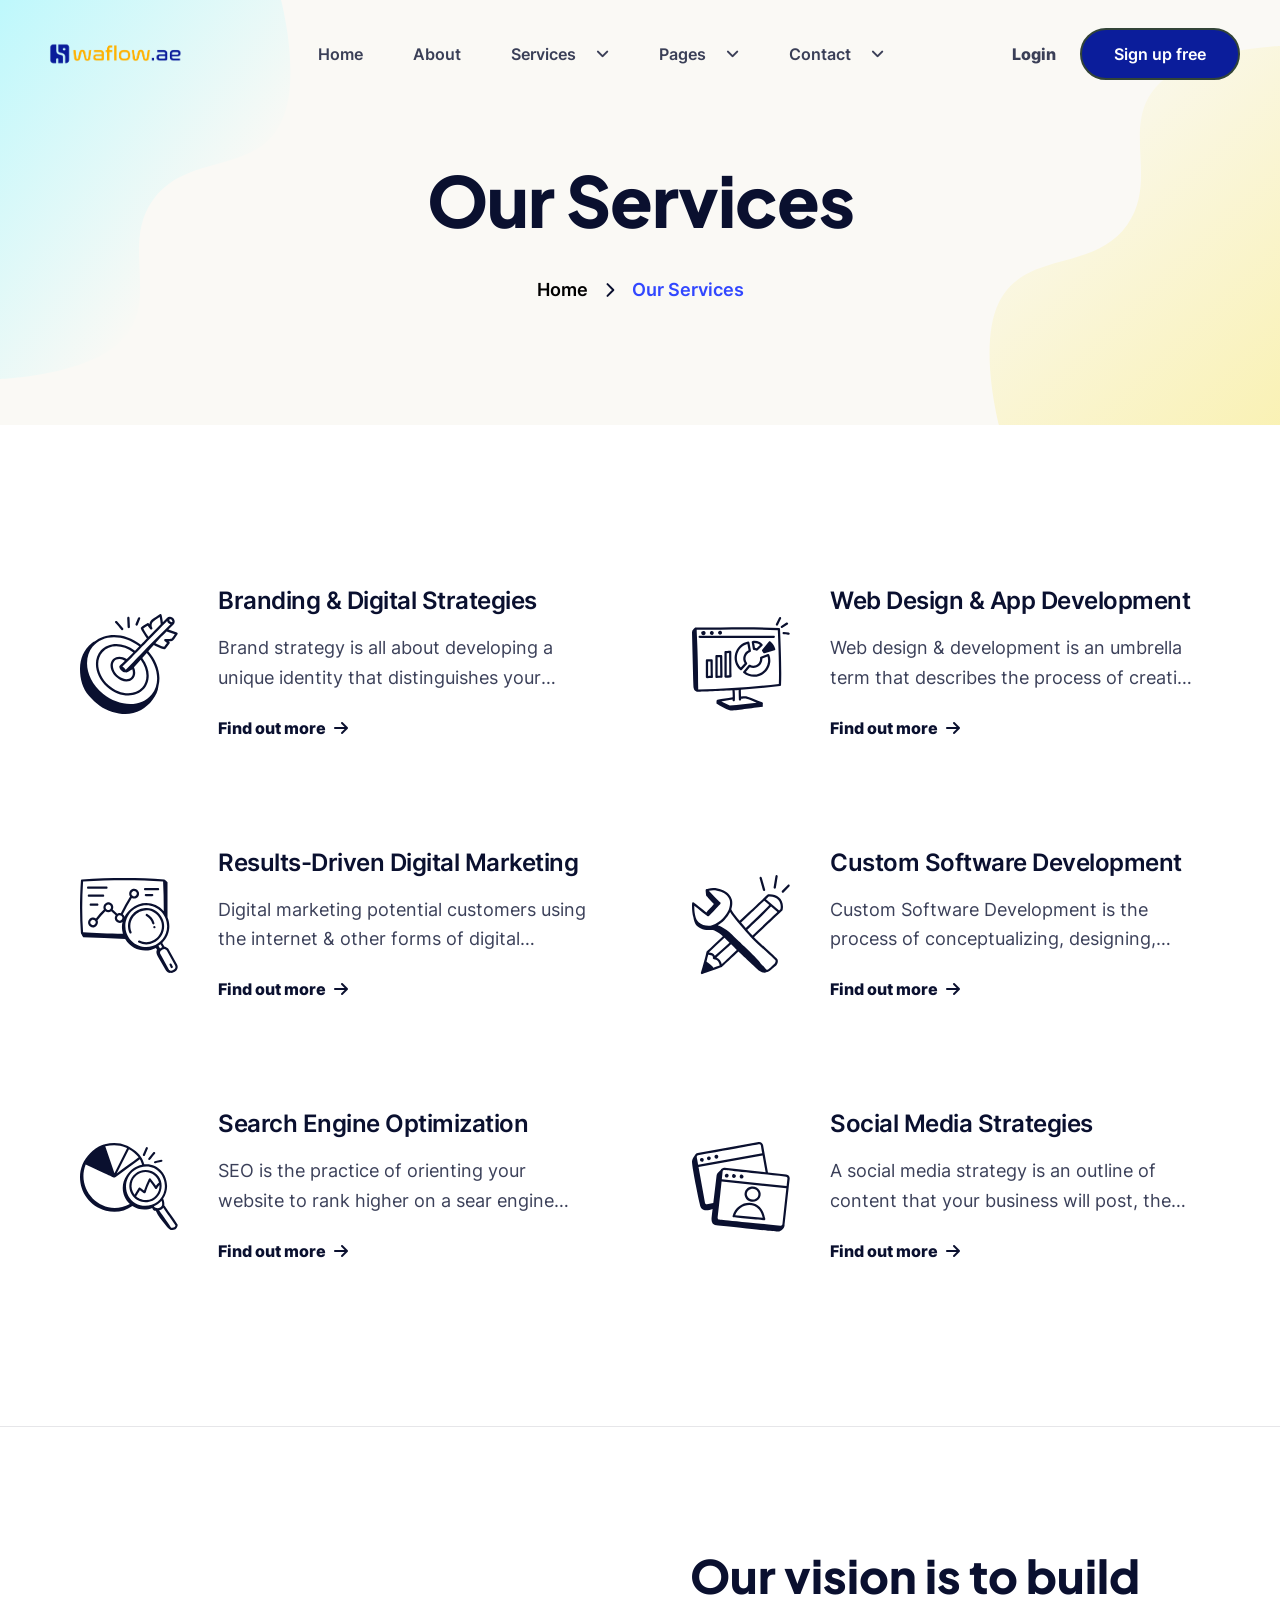
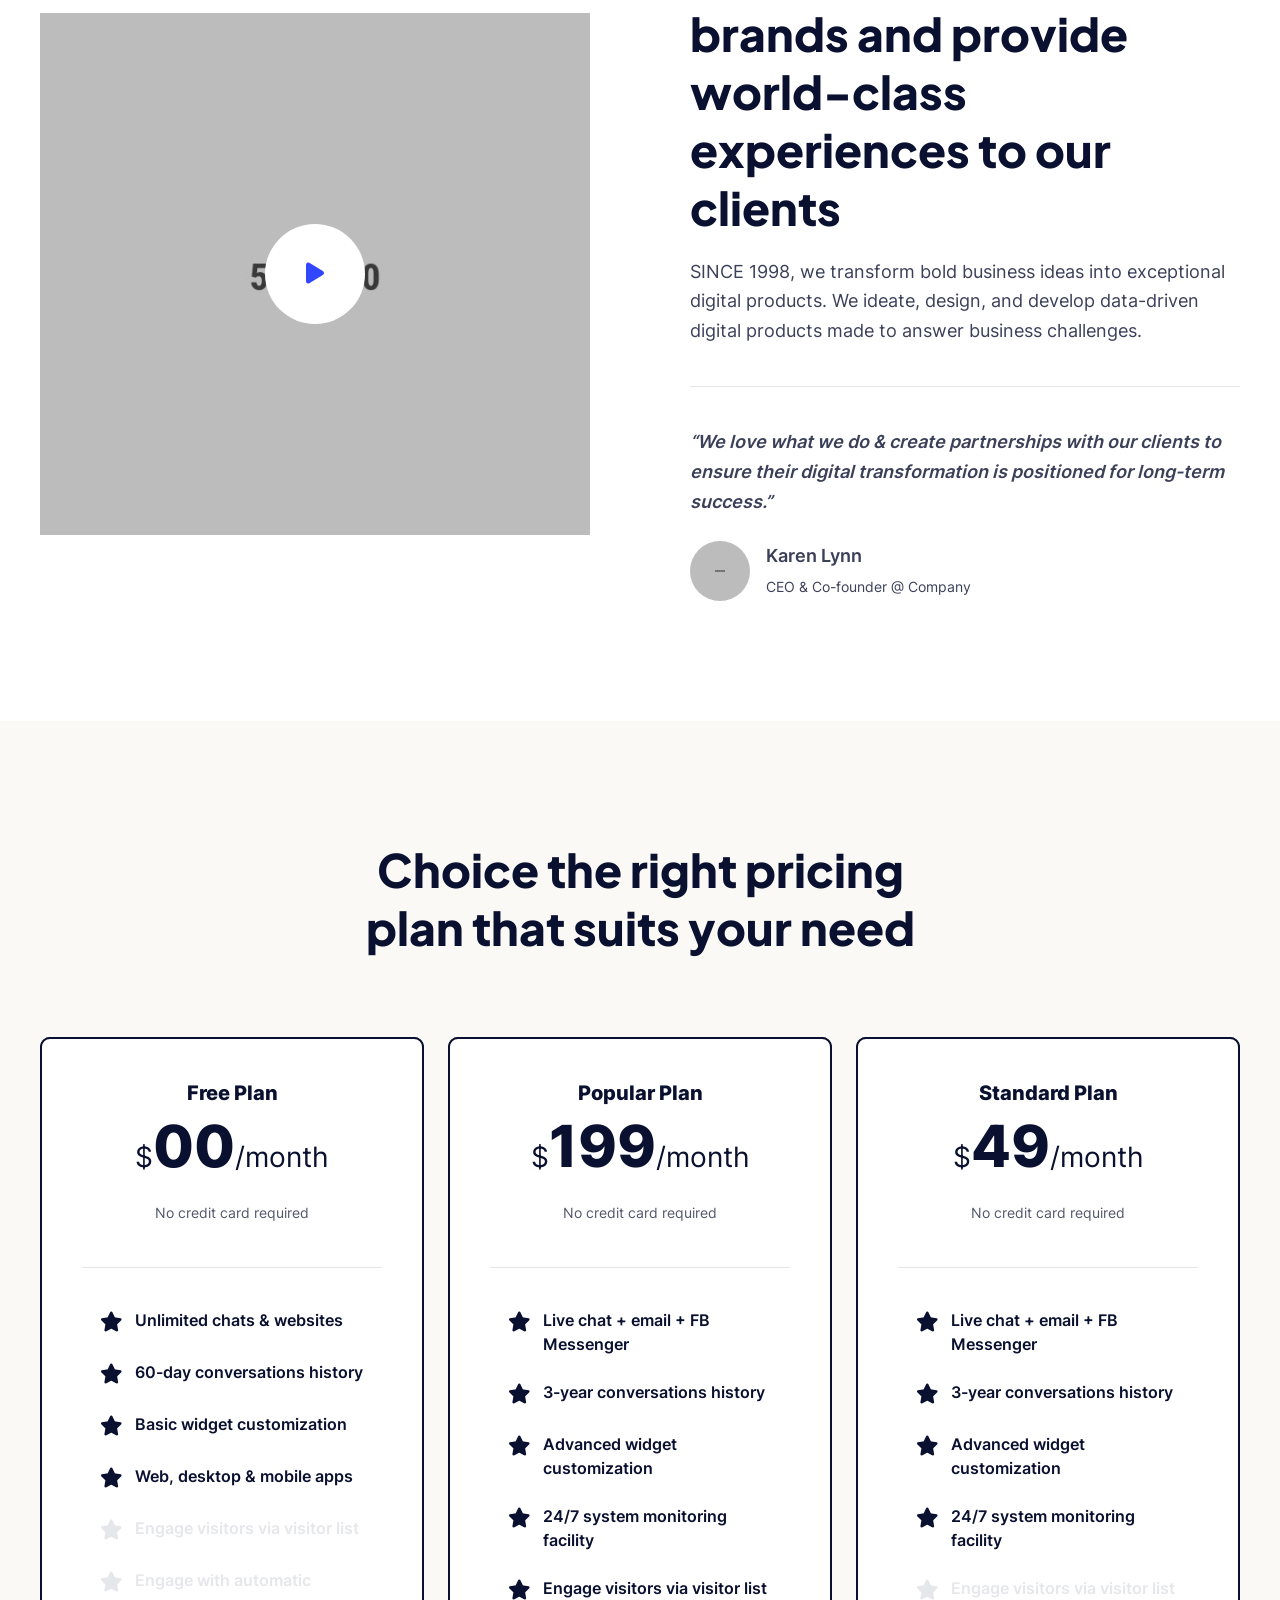
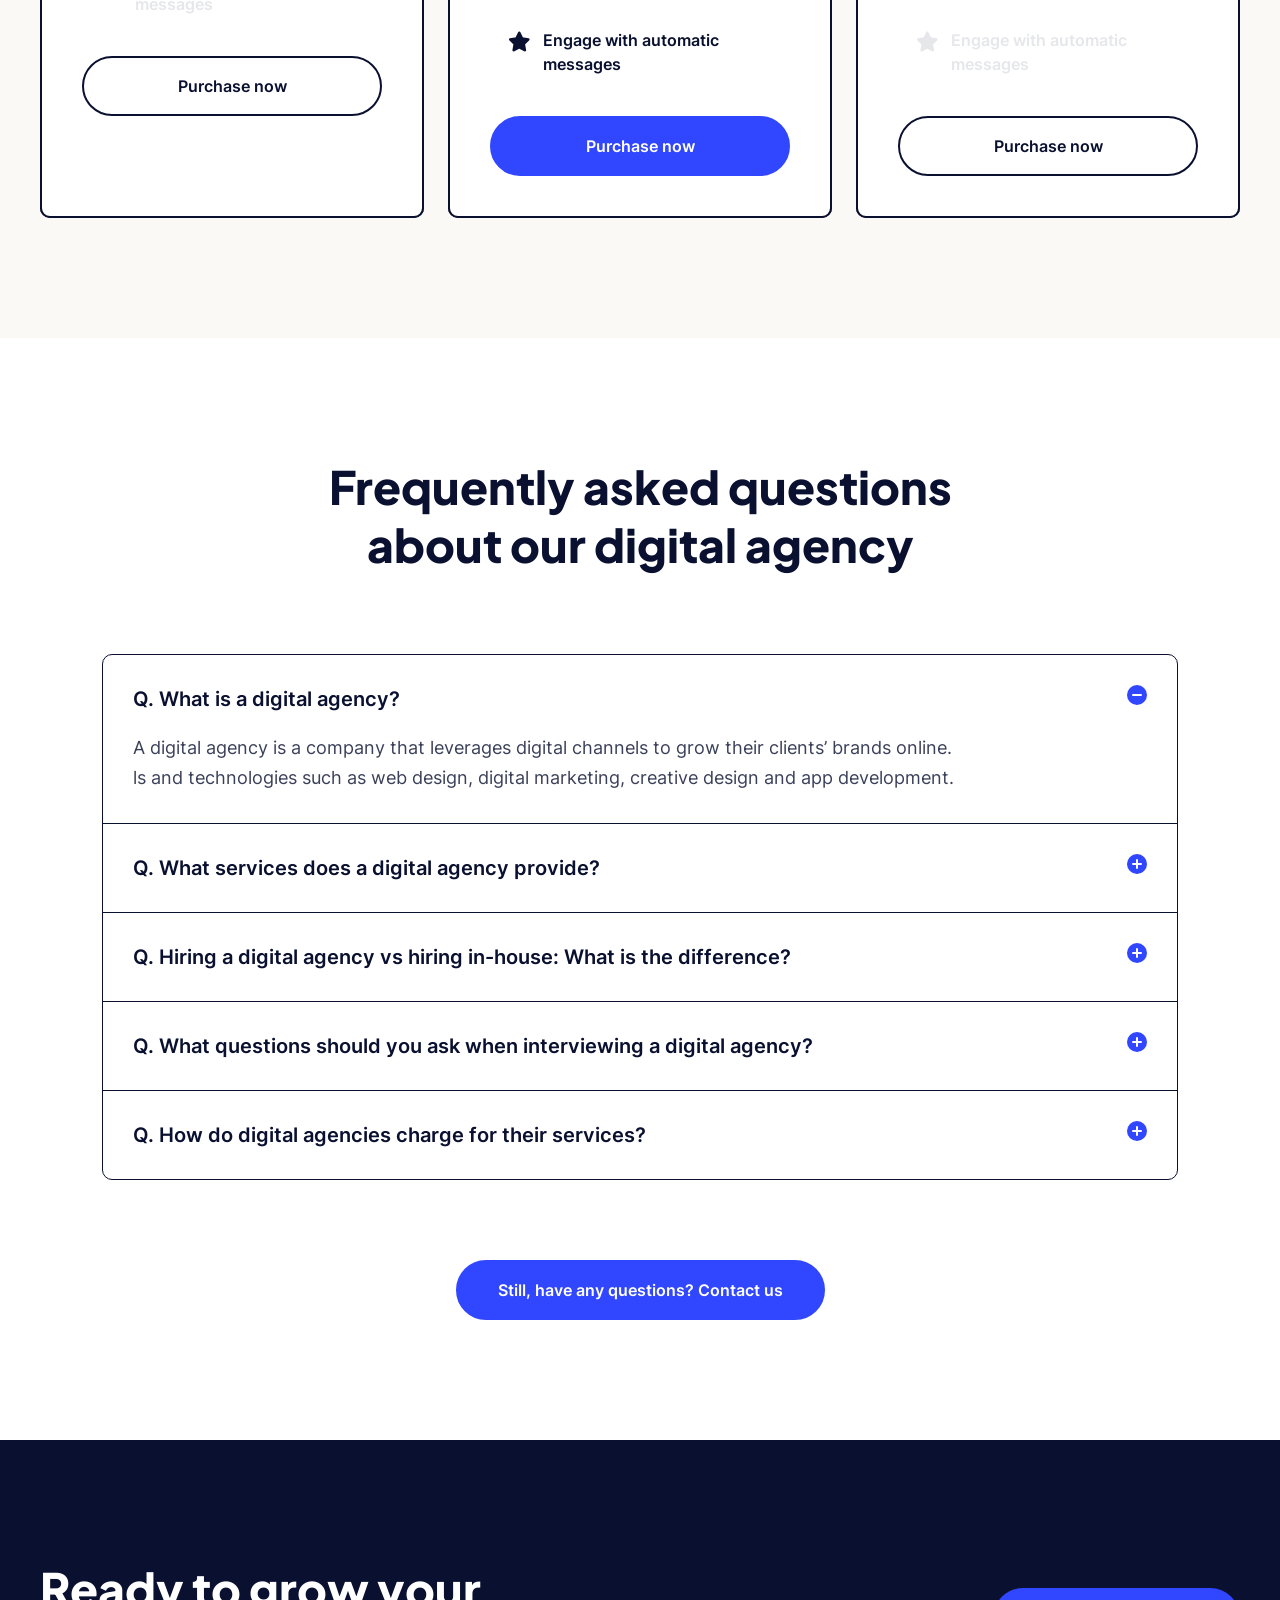
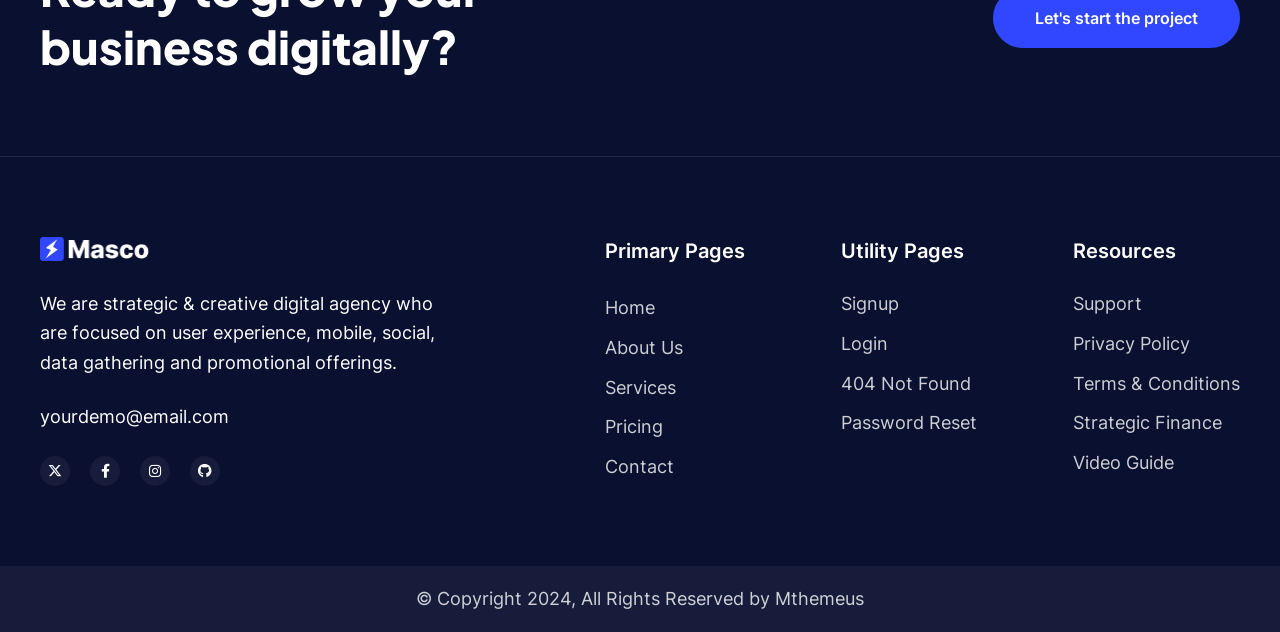
<file: services.html>
<!doctype html>
<html lang="en">

<head>
    <meta charset="UTF-8" />
    <meta name="viewport" content="width=device-width, initial-scale=1.0" />
    <title>Masco - Saas Software Startup Tailwind Template</title>
    <meta name="description" content="AIMass Tailwind based SASS Template" />

    <!-- Favicon  -->
    <link rel="icon" href="assets/img/favicon.png" />

    <!-- Icon Font -->
    <link rel="stylesheet" href="assets/fonts/iconfonts/font-awesome/stylesheet.css" />
    <!-- Site font -->
    <link rel="stylesheet" href="assets/fonts/webfonts/inter/stylesheet.css" />
    <link rel="stylesheet" href="assets/fonts/webfonts/plus-jakarta-sans/stylesheet.css" />

    <!-- Vendor CSS -->
    <link rel="stylesheet" href="assets/css/vendors/swiper-bundle.min.css" />
    <link rel="stylesheet" href="assets/css/vendors/jos.css" />
    <link rel="stylesheet" href="assets/css/vendors/menu.css" />

    <!-- Custom CSS -->
    <link rel="stylesheet" href="assets/css/custom.css" />

    <!-- Development css -->
    <link href="assets/css/style.css" rel="stylesheet" />

    <!-- Production css -->
    <!-- <link rel="stylesheet" href="assets/css/style.min.css"> -->
</head>

<body>
    <div class="page-wrapper relative z-[1] bg-white">
        <!--...::: Header Start :::... -->
        <header class="site-header site-header--absolute is--white py-3" id="sticky-menu">
            <div class="container-default">
                <div class="flex items-center justify-between gap-x-8">
                    <!-- Header Logo -->
                    <a href="index.html" class="">
                        <img src="assets/img/waflow.png" alt="Masco" width="150" height="24" />
                    </a>
                    <!-- Header Logo -->

                    <!-- Header Navigation -->
                    <div class="menu-block-wrapper">
                        <div class="menu-overlay"></div>
                        <nav class="menu-block" id="append-menu-header">
                            <div class="mobile-menu-head">
                                <div class="go-back">
                                    <i class="fa-solid fa-angle-left"></i>
                                </div>
                                <div class="current-menu-title"></div>
                                <div class="mobile-menu-close">&times;</div>
                            </div>
                            <ul class="site-menu-main">
                                <li class="nav-item nav-item-has-children">
                                    <a href="#" class="nav-link-item drop-trigger">Home 
                                    </a>
                                   
                                </li>
                                <li class="nav-item">
                                    <a href="about.html" class="nav-link-item">About</a>
                                </li>
                                <li class="nav-item nav-item-has-children">
                                    <a href="#" class="nav-link-item drop-trigger">Services
                                        <i class="fa-solid fa-angle-down"></i>
                                    </a>
                                    <ul class="sub-menu" id="submenu-2">
                                        <li class="sub-menu--item">
                                            <a href="services.html">Services</a>
                                        </li>
                                        <li class="sub-menu--item">
                                            <a href="service-details.html">Service Details</a>
                                        </li>
                                    </ul>
                                </li>
                                <li class="nav-item nav-item-has-children">
                                    <a href="#" class="nav-link-item drop-trigger">Pages <i class="fa-solid fa-angle-down"></i>
                                    </a>
                                    <ul class="sub-menu" id="submenu-3">
                                        <li class="sub-menu--item nav-item-has-children">
                                            <a href="#" data-menu-get="h3" class="drop-trigger">blogs <i class="fa-solid fa-angle-right"></i></a>
                                            <ul class="sub-menu shape-none" id="submenu-4">
                                                <li class="sub-menu--item">
                                                    <a href="blog.html">blogs</a>
                                                </li>
                                                <li class="sub-menu--item">
                                                    <a href="blog-details.html">blog details</a>
                                                </li>
                                            </ul>
                                        </li>
                                        
                                      
                                        
                                        <li class="sub-menu--item nav-item-has-children">
                                            <a href="#" data-menu-get="h3" class="drop-trigger">Pricing
                                                <i class="fa-solid fa-angle-right"></i>
                                            </a>
                                            <ul class="sub-menu shape-none" id="submenu-8">
                                                <li class="sub-menu--item">
                                                    <a href="pricing.html">Pricing-1</a>
                                                </li>
                                                <li class="sub-menu--item">
                                                    <a href="pricing-2.html">Pricing-2</a>
                                                </li>
                                            </ul>
                                        </li>
                                        
                                    </ul>
                                </li>
                                <li class="nav-item nav-item-has-children">
                                    <a href="#" class="nav-link-item drop-trigger">Contact
                                        <i class="fa-solid fa-angle-down"></i>
                                    </a>
                                    <ul class="sub-menu" id="submenu-11">
                                        <li class="sub-menu--item">
                                            <a href="contact.html">Contact-1</a>
                                        </li>
                                        
                                    </ul>
                                </li>
                            </ul>
                        </nav>
                    </div>
                    <!-- Header Navigation -->

                    <!-- Header User Event -->
                    <div class="flex items-center gap-6">
                        <a href="login.html" class="btn-text hidden hover:text-ColorPurple sm:inline-block">Login</a>
                        <a href="signup.html" class="btn is-lunar-green is-rounded btn-animation group hidden sm:inline-block"><span>Sign up free</span></a>
                        <!-- Responsive Offcanvas Menu Button -->
                        <div class="block lg:hidden">
                            <button id="openBtn" class="hamburger-menu mobile-menu-trigger">
                                <span></span>
                                <span></span>
                                <span></span>
                            </button>
                        </div>
                    </div>
                    <!-- Header User Event -->
                </div>
            </div>
        </header>
        <!--...::: Header End :::... -->

        <main class="main-wrapper relative overflow-hidden">
            <!--...::: Breadcrumb Section Start :::... -->
            <section class="section-breadcrumb">
                <!-- Breadcrumb Section Spacer -->
                <div class="breadcrumb-wrapper">
                    <!-- Section Container -->
                    <div class="container-default">
                        <div class="breadcrumb-block">
                            <h1 class="breadcrumb-title">Our Services</h1>
                            <ul class="breadcrumb-nav">
                                <li><a href="index.html">Home</a></li>
                                <li>Our Services</li>
                            </ul>
                        </div>
                    </div>
                    <!-- Section Container -->

                    <!-- Breadcrumb Shape - 1 -->
                    <div class="absolute left-0 top-0 -z-10">
                        <img src="assets/img/elements/breadcrumb-shape-1.svg" alt="hero-shape-1" width="291" height="380" />
                    </div>

                    <!-- Breadcrumb Shape - 2 -->
                    <div class="absolute bottom-0 right-0 -z-[1]">
                        <img src="assets/img/elements/breadcrumb-shape-2.svg" alt="hero-shape-2" width="291" height="380" />
                    </div>
                </div>
                <!-- Breadcrumb Section Spacer -->
            </section>
            <!--...::: Breadcrumb Section End :::... -->

            <!--...::: Service Section Start :::... -->
            <div class="section-service">
                <div class="relative z-10 overflow-hidden">
                    <!-- Section Space -->
                    <div class="section-space">
                        <!-- Section Container -->
                        <div class="container-default">
                            <!-- Service List -->
                            <div class="grid gap-6 sm:grid-cols-2">
                                <!-- Service Item -->
                                <div class="jos" data-jos_delay="0">
                                    <div class="group rounded-[10px] bg-white p-8 transition-all duration-300 ease-in-out hover:shadow-[0_4px_60px_0_rgba(10,16,47,0.06)] lg:p-10">
                                        <div class="flex flex-col gap-x-10 gap-y-6 sm:gap-y-8 lg:flex-row">
                                            <div class="relative mx-auto flex w-16 items-center justify-center lg:w-[98px]">
                                                <img src="assets/img/icons/icon-black-service-1.svg" alt="icon-service-1" width="98" height="100" class="opcity-100 h-auto w-full transition-all duration-300 ease-in-out group-hover:opacity-0" />
                                                <img src="assets/img/icons/icon-blue-service-1.svg" alt="icon-service-1" width="98" height="100" class="absolute h-auto w-full opacity-0 transition-all duration-300 ease-in-out group-hover:opacity-100" />
                                            </div>
                                            <div class="flex-1 text-center lg:text-left">
                                                <div class="mb-4 text-xl font-semibold leading-[1.33] -tracking-[0.5px] text-ColorBlack lg:text-2xl">
                                                    Branding & Digital Strategies
                                                </div>
                                                <p class="mb-5 line-clamp-2 text-ColorBlack/80">
                                                    Brand strategy is all about developing a unique
                                                    identity that distinguishes your business from
                                                </p>
                                                <a href="service-details.html" class="inline-flex items-center gap-x-2 text-base font-bold text-ColorBlack group-hover:text-ColorBlue">Find out more
                                                    <span class="transition-all duration-300 ease-in-out group-hover:translate-x-2">
                                                        <i class="fa-solid fa-arrow-right"></i>
                                                    </span>
                                                </a>
                                            </div>
                                        </div>
                                    </div>
                                </div>
                                <!-- Service Item -->
                                <!-- Service Item -->
                                <div class="jos" data-jos_delay="0.3">
                                    <div class="group rounded-[10px] bg-white p-8 transition-all duration-300 ease-in-out hover:shadow-[0_4px_60px_0_rgba(10,16,47,0.06)] lg:p-10">
                                        <div class="flex flex-col gap-x-10 gap-y-6 sm:gap-y-8 lg:flex-row">
                                            <div class="relative mx-auto flex w-16 items-center justify-center lg:w-[98px]">
                                                <img src="assets/img/icons/icon-black-service-2.svg" alt="icon-service-2" width="98" height="100" class="opcity-100 h-auto w-full transition-all duration-300 ease-in-out group-hover:opacity-0" />
                                                <img src="assets/img/icons/icon-blue-service-2.svg" alt="icon-service-2" width="98" height="100" class="absolute h-auto w-full opacity-0 transition-all duration-300 ease-in-out group-hover:opacity-100" />
                                            </div>
                                            <div class="flex-1 text-center lg:text-left">
                                                <div class="mb-4 text-xl font-semibold leading-[1.33] -tracking-[0.5px] text-ColorBlack lg:text-2xl">
                                                    Web Design & App Development
                                                </div>
                                                <p class="mb-5 line-clamp-2 text-ColorBlack/80">
                                                    Web design & development is an umbrella term that
                                                    describes the process of creating a website
                                                </p>
                                                <a href="service-details.html" class="inline-flex items-center gap-x-2 text-base font-bold text-ColorBlack group-hover:text-ColorBlue">Find out more
                                                    <span class="transition-all duration-300 ease-in-out group-hover:translate-x-2">
                                                        <i class="fa-solid fa-arrow-right"></i>
                                                    </span>
                                                </a>
                                            </div>
                                        </div>
                                    </div>
                                </div>
                                <!-- Service Item -->
                                <!-- Service Item -->
                                <div class="jos" data-jos_delay="0.6">
                                    <div class="group rounded-[10px] bg-white p-8 transition-all duration-300 ease-in-out hover:shadow-[0_4px_60px_0_rgba(10,16,47,0.06)] lg:p-10">
                                        <div class="flex flex-col gap-x-10 gap-y-6 sm:gap-y-8 lg:flex-row">
                                            <div class="relative mx-auto flex w-16 items-center justify-center lg:w-[98px]">
                                                <img src="assets/img/icons/icon-black-service-3.svg" alt="icon-service-3" width="98" height="100" class="opcity-100 h-auto w-full transition-all duration-300 ease-in-out group-hover:opacity-0" />
                                                <img src="assets/img/icons/icon-blue-service-3.svg" alt="icon-service-3" width="98" height="100" class="absolute h-auto w-full opacity-0 transition-all duration-300 ease-in-out group-hover:opacity-100" />
                                            </div>
                                            <div class="flex-1 text-center lg:text-left">
                                                <div class="mb-4 text-xl font-semibold leading-[1.33] -tracking-[0.5px] text-ColorBlack lg:text-2xl">
                                                    Results-Driven Digital Marketing
                                                </div>
                                                <p class="mb-5 line-clamp-2 text-ColorBlack/80">
                                                    Digital marketing potential customers using the
                                                    internet & other forms of digital communication
                                                </p>
                                                <a href="service-details.html" class="inline-flex items-center gap-x-2 text-base font-bold text-ColorBlack group-hover:text-ColorBlue">Find out more
                                                    <span class="transition-all duration-300 ease-in-out group-hover:translate-x-2">
                                                        <i class="fa-solid fa-arrow-right"></i>
                                                    </span>
                                                </a>
                                            </div>
                                        </div>
                                    </div>
                                </div>
                                <!-- Service Item -->
                                <!-- Service Item -->
                                <div class="jos" data-jos_delay="0.9">
                                    <div class="group rounded-[10px] bg-white p-8 transition-all duration-300 ease-in-out hover:shadow-[0_4px_60px_0_rgba(10,16,47,0.06)] lg:p-10">
                                        <div class="flex flex-col gap-x-10 gap-y-6 sm:gap-y-8 lg:flex-row">
                                            <div class="relative mx-auto flex w-16 items-center justify-center lg:w-[98px]">
                                                <img src="assets/img/icons/icon-black-service-4.svg" alt="icon-service-4" width="98" height="100" class="opcity-100 h-auto w-full transition-all duration-300 ease-in-out group-hover:opacity-0" />
                                                <img src="assets/img/icons/icon-blue-service-4.svg" alt="icon-service-4" width="98" height="100" class="absolute h-auto w-full opacity-0 transition-all duration-300 ease-in-out group-hover:opacity-100" />
                                            </div>
                                            <div class="flex-1 text-center lg:text-left">
                                                <div class="mb-4 text-xl font-semibold leading-[1.33] -tracking-[0.5px] text-ColorBlack lg:text-2xl">
                                                    Custom Software Development
                                                </div>
                                                <p class="mb-5 line-clamp-2 text-ColorBlack/80">
                                                    Custom Software Development is the process of
                                                    conceptualizing, designing, building & deploying
                                                </p>
                                                <a href="service-details.html" class="inline-flex items-center gap-x-2 text-base font-bold text-ColorBlack group-hover:text-ColorBlue">Find out more
                                                    <span class="transition-all duration-300 ease-in-out group-hover:translate-x-2">
                                                        <i class="fa-solid fa-arrow-right"></i>
                                                    </span>
                                                </a>
                                            </div>
                                        </div>
                                    </div>
                                </div>
                                <!-- Service Item -->
                                <!-- Service Item -->
                                <div class="jos" data-jos_delay="1.2">
                                    <div class="group rounded-[10px] bg-white p-8 transition-all duration-300 ease-in-out hover:shadow-[0_4px_60px_0_rgba(10,16,47,0.06)] lg:p-10">
                                        <div class="flex flex-col gap-x-10 gap-y-6 sm:gap-y-8 lg:flex-row">
                                            <div class="relative mx-auto flex w-16 items-center justify-center lg:w-[98px]">
                                                <img src="assets/img/icons/icon-black-service-5.svg" alt="icon-service-5" width="98" height="100" class="opcity-100 h-auto w-full transition-all duration-300 ease-in-out group-hover:opacity-0" />
                                                <img src="assets/img/icons/icon-blue-service-5.svg" alt="icon-service-5" width="98" height="100" class="absolute h-auto w-full opacity-0 transition-all duration-300 ease-in-out group-hover:opacity-100" />
                                            </div>
                                            <div class="flex-1 text-center lg:text-left">
                                                <div class="mb-4 text-xl font-semibold leading-[1.33] -tracking-[0.5px] text-ColorBlack lg:text-2xl">
                                                    Search Engine Optimization
                                                </div>
                                                <p class="mb-5 line-clamp-2 text-ColorBlack/80">
                                                    SEO is the practice of orienting your website to
                                                    rank higher on a sear engine results more traffic
                                                </p>
                                                <a href="service-details.html" class="inline-flex items-center gap-x-2 text-base font-bold text-ColorBlack group-hover:text-ColorBlue">Find out more
                                                    <span class="transition-all duration-300 ease-in-out group-hover:translate-x-2">
                                                        <i class="fa-solid fa-arrow-right"></i>
                                                    </span>
                                                </a>
                                            </div>
                                        </div>
                                    </div>
                                </div>
                                <!-- Service Item -->
                                <!-- Service Item -->
                                <div class="jos" data-jos_delay="1.5">
                                    <div class="group rounded-[10px] bg-white p-8 transition-all duration-300 ease-in-out hover:shadow-[0_4px_60px_0_rgba(10,16,47,0.06)] lg:p-10">
                                        <div class="flex flex-col gap-x-10 gap-y-6 sm:gap-y-8 lg:flex-row">
                                            <div class="relative mx-auto flex w-16 items-center justify-center lg:w-[98px]">
                                                <img src="assets/img/icons/icon-black-service-6.svg" alt="icon-service-6" width="98" height="100" class="opcity-100 h-auto w-full transition-all duration-300 ease-in-out group-hover:opacity-0" />
                                                <img src="assets/img/icons/icon-blue-service-6.svg" alt="icon-service-6" width="98" height="100" class="absolute h-auto w-full opacity-0 transition-all duration-300 ease-in-out group-hover:opacity-100" />
                                            </div>
                                            <div class="flex-1 text-center lg:text-left">
                                                <div class="mb-4 text-xl font-semibold leading-[1.33] -tracking-[0.5px] text-ColorBlack lg:text-2xl">
                                                    Social Media Strategies
                                                </div>
                                                <p class="mb-5 line-clamp-2 text-ColorBlack/80">
                                                    A social media strategy is an outline of content
                                                    that your business will post, the responsibilities
                                                </p>
                                                <a href="service-details.html" class="inline-flex items-center gap-x-2 text-base font-bold text-ColorBlack group-hover:text-ColorBlue">Find out more
                                                    <span class="transition-all duration-300 ease-in-out group-hover:translate-x-2">
                                                        <i class="fa-solid fa-arrow-right"></i>
                                                    </span>
                                                </a>
                                            </div>
                                        </div>
                                    </div>
                                </div>
                                <!-- Service Item -->
                            </div>
                            <!-- Service List -->
                        </div>
                        <!-- Section Container -->
                    </div>
                    <!-- Section Space -->
                </div>
            </div>
            <!--...::: Service Section End :::... -->

            <!-- Horizontal Separator -->
            <div class="horizontal-line bg-ColorBlack"></div>

            <!--...::: Service Hero Section Start :::... -->
            <section class="section-about-hero">
                <!-- Section Space -->
                <div class="section-space">
                    <!-- Section Container -->
                    <div class="container-custom has-container-custom">
                        <!-- About Hero Area -->
                        <div class="grid items-center gap-10 lg:grid-cols-2 lg:gap-[60px] xl:gap-[100px] xxl:grid-cols-[1fr_minmax(0,_1.1fr)]">
                            <!-- About Hero Image Block -->
                            <div class="jos order-2 lg:order-1" data-jos_animation="fade-left" data-jos_delay="0">
                                <div class="relative flex items-center justify-center mx-auto lg:mx-0 max-w-full sm:max-w-[80%] md:max-w-[70%] lg:max-w-full">
                                    <img src="assets/img/th-1/about-hero-2.jpg" alt="hero image" width="580" height="550" class="h-auto w-full" />
                                    <a data-fslightbox="gallery" href="https://www.youtube.com/watch?v=3nQNiWdeH2Q" class="group group absolute flex h-[100px] w-[100px] items-center justify-center rounded-[50%] bg-white text-ColorBlue" aria-label="video-play">
                                        <span class="text-2xl transition-all duration-300 ease-linear group-hover:scale-110"><i class="fa-solid fa-play"></i></span>
                                    </a>
                                </div>
                            </div>
                            <!-- About Hero Image Block -->
                            <!-- About Hero Content Block -->
                            <div class="jos order-1 lg:order-2" data-jos_animation="fade-right" data-jos_delay="0.3">
                                <!-- Section Wrapper -->
                                <div>
                                    <!-- Section Block -->
                                    <div class="mb-5">
                                        <h2>
                                            Our vision is to build brands and provide world-class
                                            experiences to our clients
                                        </h2>
                                    </div>
                                    <!-- Section Block -->
                                    <p>
                                        SINCE 1998, we transform bold business ideas into
                                        exceptional digital products. We ideate, design, and
                                        develop data-driven digital products made to answer
                                        business challenges.
                                    </p>
                                    <!-- Horizontal Line Separator -->
                                    <div class="my-7 h-px w-full bg-ColorBlack opacity-10 xl:my-10 xxl:my-14"></div>
                                    <!-- BlockQuote Block-->
                                    <div>
                                        <blockquote class="mb-6 font-semibold italic text-opacity-80">
                                            “We love what we do & create partnerships with our
                                            clients to ensure their digital transformation is
                                            positioned for long-term success.”
                                        </blockquote>
                                        <div class="flex flex-col items-center gap-4 lg:flex-row">
                                            <img src="assets/img/th-1/about-hero-user-blockquote-img.jpg" alt="about-hero-user-blockquote-img" width="60" height="60" class="mx-auto h-[60px] w-[60px] rounded-[50%] lg:mx-0" />
                                            <div>
                                                <span class="block font-semibold">Karen Lynn</span>
                                                <span class="text-sm text-opacity-80">CEO & Co-founder @ Company</span>
                                            </div>
                                        </div>
                                    </div>
                                </div>
                                <!-- Section Wrapper -->
                            </div>
                            <!-- About Hero Content Block -->
                        </div>
                        <!-- About Hero Area -->
                    </div>
                    <!-- Section Container -->
                </div>
                <!-- Section Space -->
            </section>
            <!--...::: Service Hero Section End :::... -->

            <!--...::: Pricing Section Start :::... -->
            <section class="section-pricing">
                <div class="bg-ColorOffWhite">
                    <!-- Section Space -->
                    <div class="section-space">
                        <!-- Section Container -->
                        <div class="container-default">
                            <!-- Section Content Wrapper -->
                            <div class="jos mb-[60px] xl:mb-20">
                                <!-- Section Content Block -->
                                <div class="mx-auto max-w-[600px]">
                                    <h2 class="text-center">
                                        Choice the right pricing plan that suits your need
                                    </h2>
                                </div>
                                <!-- Section Content Block -->
                            </div>
                            <!-- Section Content Wrapper -->

                            <!-- Pricing List -->
                            <div class="grid gap-x-6 gap-y-10 md:grid-cols-2 lg:grid-cols-3">
                                <!-- Pricing Item -->
                                <div class="jos" data-jos_animation="flip-left" data-jos_delay="0">
                                    <div class="hover-solid-shadow h-full">
                                        <div class="rounded-[10px] border-2 border-ColorBlack bg-white p-7 xl:p-10 h-full">
                                            <!-- Pricing Content Top -->
                                            <div class="text-center text-ColorBlack">
                                                <span class="text-xl font-bold">Free Plan</span>
                                                <div class="text-[28px] font-normal leading-[2.85]">
                                                    $<span class="text-[48px] font-bold leading-[1.3] xl:text-[58px]">00</span>/month
                                                </div>
                                                <span class="text-sm text-ColorBlack/70">No credit card required</span>
                                            </div>
                                            <!-- Pricing Content Top -->
                                            <!-- Horizontal Line Separator -->
                                            <div class="my-10 h-px w-full bg-ColorBlack/10"></div>
                                            <!-- Horizontal Line Separator -->
                                            <!-- Pricing Data list -->
                                            <ul class="flex flex-col gap-y-6 text-base font-semibold text-ColorBlack xl:px-[18px]">
                                                <li class="flex gap-x-3">
                                                    <span class="text-xl">
                                                        <i class="fa-solid fa-star"></i>
                                                    </span>
                                                    Unlimited chats & websites
                                                </li>
                                                <li class="flex gap-x-3">
                                                    <span class="text-xl">
                                                        <i class="fa-solid fa-star"></i>
                                                    </span>
                                                    60-day conversations history
                                                </li>
                                                <li class="flex gap-x-3">
                                                    <span class="text-xl">
                                                        <i class="fa-solid fa-star"></i>
                                                    </span>
                                                    Basic widget customization
                                                </li>
                                                <li class="flex gap-x-3">
                                                    <span class="text-xl">
                                                        <i class="fa-solid fa-star"></i>
                                                    </span>
                                                    Web, desktop & mobile apps
                                                </li>
                                                <li class="flex gap-x-3 text-ColorBlack/10">
                                                    <span class="text-xl">
                                                        <i class="fa-solid fa-star"></i>
                                                    </span>
                                                    Engage visitors via visitor list
                                                </li>
                                                <li class="flex gap-x-3 text-ColorBlack/10">
                                                    <span class="text-xl">
                                                        <i class="fa-solid fa-star"></i>
                                                    </span>
                                                    Engage with automatic messages
                                                </li>
                                            </ul>
                                            <!-- Pricing Data list -->
                                            <div class="mt-10 flex justify-center">
                                                <button class="btn is-white is-rounded is-large group w-full border-2">
                                                    Purchase now
                                                </button>
                                            </div>
                                        </div>
                                    </div>
                                </div>
                                <!-- Pricing Item -->
                                <!-- Pricing Item -->
                                <div class="jos" data-jos_animation="flip-left" data-jos_delay="0">
                                    <div class="hover-solid-shadow h-full">
                                        <div class="rounded-[10px] border-2 border-ColorBlack bg-white p-7 xl:p-10 h-full">
                                            <!-- Pricing Content Top -->
                                            <div class="text-center text-ColorBlack">
                                                <span class="text-xl font-bold">Popular Plan</span>
                                                <div class="text-[28px] font-normal leading-[2.85]">
                                                    $<span class="text-[48px] font-bold leading-[1.3] xl:text-[58px]">199</span>/month
                                                </div>
                                                <span class="text-sm text-ColorBlack/70">No credit card required</span>
                                            </div>
                                            <!-- Pricing Content Top -->
                                            <!-- Horizontal Line Separator -->
                                            <div class="my-10 h-px w-full bg-ColorBlack/10"></div>
                                            <!-- Horizontal Line Separator -->
                                            <!-- Pricing Data list -->
                                            <ul class="flex flex-col gap-y-6 text-base font-semibold text-ColorBlack xl:px-[18px]">
                                                <li class="flex gap-x-3">
                                                    <span class="text-xl">
                                                        <i class="fa-solid fa-star"></i>
                                                    </span>
                                                    Live chat + email + FB Messenger
                                                </li>
                                                <li class="flex gap-x-3">
                                                    <span class="text-xl">
                                                        <i class="fa-solid fa-star"></i>
                                                    </span>
                                                    3-year conversations history
                                                </li>
                                                <li class="flex gap-x-3">
                                                    <span class="text-xl">
                                                        <i class="fa-solid fa-star"></i>
                                                    </span>
                                                    Advanced widget customization
                                                </li>
                                                <li class="flex gap-x-3">
                                                    <span class="text-xl">
                                                        <i class="fa-solid fa-star"></i>
                                                    </span>
                                                    24/7 system monitoring facility
                                                </li>
                                                <li class="flex gap-x-3">
                                                    <span class="text-xl">
                                                        <i class="fa-solid fa-star"></i>
                                                    </span>
                                                    Engage visitors via visitor list
                                                </li>
                                                <li class="flex gap-x-3">
                                                    <span class="text-xl">
                                                        <i class="fa-solid fa-star"></i>
                                                    </span>
                                                    Engage with automatic messages
                                                </li>
                                            </ul>
                                            <!-- Pricing Data list -->
                                            <div class="mt-10 flex justify-center">
                                                <button class="btn is-blue is-rounded is-large group w-full border-2">
                                                    Purchase now
                                                </button>
                                            </div>
                                        </div>
                                    </div>
                                </div>
                                <!-- Pricing Item -->
                                <!-- Pricing Item -->
                                <div class="jos" data-jos_animation="flip-left" data-jos_delay="0">
                                    <div class="hover-solid-shadow h-full">
                                        <div class="rounded-[10px] border-2 border-ColorBlack bg-white p-7 xl:p-10 h-full">
                                            <!-- Pricing Content Top -->
                                            <div class="text-center text-ColorBlack">
                                                <span class="text-xl font-bold">Standard Plan</span>
                                                <div class="text-[28px] font-normal leading-[2.85]">
                                                    $<span class="text-[48px] font-bold leading-[1.3] xl:text-[58px]">49</span>/month
                                                </div>
                                                <span class="text-sm text-ColorBlack/70">No credit card required</span>
                                            </div>
                                            <!-- Pricing Content Top -->
                                            <!-- Horizontal Line Separator -->
                                            <div class="my-10 h-px w-full bg-ColorBlack/10"></div>
                                            <!-- Horizontal Line Separator -->
                                            <!-- Pricing Data list -->
                                            <ul class="flex flex-col gap-y-6 text-base font-semibold text-ColorBlack xl:px-[18px]">
                                                <li class="flex gap-x-3">
                                                    <span class="text-xl">
                                                        <i class="fa-solid fa-star"></i>
                                                    </span>
                                                    Live chat + email + FB Messenger
                                                </li>
                                                <li class="flex gap-x-3">
                                                    <span class="text-xl">
                                                        <i class="fa-solid fa-star"></i>
                                                    </span>
                                                    3-year conversations history
                                                </li>
                                                <li class="flex gap-x-3">
                                                    <span class="text-xl">
                                                        <i class="fa-solid fa-star"></i>
                                                    </span>
                                                    Advanced widget customization
                                                </li>
                                                <li class="flex gap-x-3">
                                                    <span class="text-xl">
                                                        <i class="fa-solid fa-star"></i>
                                                    </span>
                                                    24/7 system monitoring facility
                                                </li>
                                                <li class="flex gap-x-3 text-ColorBlack/10">
                                                    <span class="text-xl">
                                                        <i class="fa-solid fa-star"></i>
                                                    </span>
                                                    Engage visitors via visitor list
                                                </li>
                                                <li class="flex gap-x-3 text-ColorBlack/10">
                                                    <span class="text-xl">
                                                        <i class="fa-solid fa-star"></i>
                                                    </span>
                                                    Engage with automatic messages
                                                </li>
                                            </ul>
                                            <!-- Pricing Data list -->
                                            <div class="mt-10 flex justify-center">
                                                <button class="btn is-white is-rounded is-large group w-full border-2">
                                                    Purchase now
                                                </button>
                                            </div>
                                        </div>
                                    </div>
                                </div>
                                <!-- Pricing Item -->
                            </div>
                            <!-- Pricing List -->
                        </div>
                        <!-- Section Container -->
                    </div>
                    <!-- Section Space -->
                </div>
            </section>
            <!--...::: Pricing Section Start :::... -->

            <!--...::: FAQ Section Start :::... -->
            <section class="section-faq">
                <div class="relative z-10 overflow-hidden">
                    <!-- Section Space -->
                    <div class="section-space">
                        <!-- Section Container -->
                        <div class="container-default">
                            <!-- Section Content Wrapper -->
                            <div class="jos mb-[60px] xl:mb-20">
                                <!-- Section Content Block -->
                                <div class="mx-auto max-w-[625px]">
                                    <h2 class="text-center">
                                        Frequently asked questions about our digital agency
                                    </h2>
                                </div>
                                <!-- Section Content Block -->
                            </div>
                            <!-- Section Content Wrapper -->
                            <!-- FAQ Area -->
                            <div class="jos">
                                <!-- Accordion List -->
                                <ul class="mx-auto max-w-[1076px] rounded-[10px] border border-ColorBlack">
                                    <!-- Accordion Item -->
                                    <li class="accordion-item active overflow-hidden border-b border-ColorBlack p-[30px] last:border-b-0">
                                        <!-- Accordion Header -->
                                        <div class="accordion-header flex justify-between gap-6 text-xl font-semibold text-ColorBlack">
                                            <button class="flex-1 text-left">
                                                Q. What is a digital agency?
                                            </button>
                                            <div class="accordion-icon-1 relative flex h-5 w-5 items-center justify-center rounded-[50%] bg-ColorBlue">
                                                <span class="inline-block h-0.5 w-[10px] rounded-sm bg-white"></span>
                                                <span class="absolute inline-block h-[10px] w-0.5 rotate-0 rounded-sm bg-white"></span>
                                            </div>
                                        </div>
                                        <!-- Accordion Header -->
                                        <!-- Accordion Body -->
                                        <div class="accordion-body max-w-[826px] opacity-80">
                                            <p class="pt-5">
                                                A digital agency is a company that leverages digital
                                                channels to grow their clients’ brands online. ls and
                                                technologies such as web design, digital marketing,
                                                creative design and app development.
                                            </p>
                                        </div>
                                        <!-- Accordion Body -->
                                    </li>
                                    <!-- Accordion Item -->
                                    <!-- Accordion Item -->
                                    <li class="accordion-item overflow-hidden border-b border-ColorBlack p-[30px] last:border-b-0">
                                        <!-- Accordion Header -->
                                        <div class="accordion-header flex justify-between gap-6 text-xl font-semibold text-ColorBlack">
                                            <button class="flex-1 text-left">
                                                Q. What services does a digital agency provide?
                                            </button>
                                            <div class="accordion-icon-1 relative flex h-5 w-5 items-center justify-center rounded-[50%] bg-ColorBlue">
                                                <span class="inline-block h-0.5 w-[10px] rounded-sm bg-white"></span>
                                                <span class="absolute inline-block h-[10px] w-0.5 rotate-0 rounded-sm bg-white"></span>
                                            </div>
                                        </div>
                                        <!-- Accordion Header -->
                                        <!-- Accordion Body -->
                                        <div class="accordion-body max-w-[826px] opacity-80">
                                            <p class="pt-5">
                                                A digital agency is a company that leverages digital
                                                channels to grow their clients’ brands online. ls and
                                                technologies such as web design, digital marketing,
                                                creative design and app development.
                                            </p>
                                        </div>
                                        <!-- Accordion Body -->
                                    </li>
                                    <!-- Accordion Item -->
                                    <!-- Accordion Item -->
                                    <li class="accordion-item overflow-hidden border-b border-ColorBlack p-[30px] last:border-b-0">
                                        <!-- Accordion Header -->
                                        <div class="accordion-header flex justify-between gap-6 text-xl font-semibold text-ColorBlack">
                                            <button class="flex-1 text-left">
                                                Q. Hiring a digital agency vs hiring in-house: What is
                                                the difference?
                                            </button>
                                            <div class="accordion-icon-1 relative flex h-5 w-5 items-center justify-center rounded-[50%] bg-ColorBlue">
                                                <span class="inline-block h-0.5 w-[10px] rounded-sm bg-white"></span>
                                                <span class="absolute inline-block h-[10px] w-0.5 rotate-0 rounded-sm bg-white"></span>
                                            </div>
                                        </div>
                                        <!-- Accordion Header -->
                                        <!-- Accordion Body -->
                                        <div class="accordion-body max-w-[826px] opacity-80">
                                            <p class="pt-5">
                                                A digital agency is a company that leverages digital
                                                channels to grow their clients’ brands online. ls and
                                                technologies such as web design, digital marketing,
                                                creative design and app development.
                                            </p>
                                        </div>
                                        <!-- Accordion Body -->
                                    </li>
                                    <!-- Accordion Item -->
                                    <!-- Accordion Item -->
                                    <li class="accordion-item overflow-hidden border-b border-ColorBlack p-[30px] last:border-b-0">
                                        <!-- Accordion Header -->
                                        <div class="accordion-header flex justify-between gap-6 text-xl font-semibold text-ColorBlack">
                                            <button class="flex-1 text-left">
                                                Q. What questions should you ask when interviewing a
                                                digital agency?
                                            </button>
                                            <div class="accordion-icon-1 relative flex h-5 w-5 items-center justify-center rounded-[50%] bg-ColorBlue">
                                                <span class="inline-block h-0.5 w-[10px] rounded-sm bg-white"></span>
                                                <span class="absolute inline-block h-[10px] w-0.5 rotate-0 rounded-sm bg-white"></span>
                                            </div>
                                        </div>
                                        <!-- Accordion Header -->
                                        <!-- Accordion Body -->
                                        <div class="accordion-body max-w-[826px] opacity-80">
                                            <p class="pt-5">
                                                A digital agency is a company that leverages digital
                                                channels to grow their clients’ brands online. ls and
                                                technologies such as web design, digital marketing,
                                                creative design and app development.
                                            </p>
                                        </div>
                                        <!-- Accordion Body -->
                                    </li>
                                    <!-- Accordion Item -->
                                    <!-- Accordion Item -->
                                    <li class="accordion-item overflow-hidden border-b border-ColorBlack p-[30px] last:border-b-0">
                                        <!-- Accordion Header -->
                                        <div class="accordion-header flex justify-between gap-6 text-xl font-semibold text-ColorBlack">
                                            <button class="flex-1 text-left">
                                                Q. How do digital agencies charge for their services?
                                            </button>
                                            <div class="accordion-icon-1 relative flex h-5 w-5 items-center justify-center rounded-[50%] bg-ColorBlue">
                                                <span class="inline-block h-0.5 w-[10px] rounded-sm bg-white"></span>
                                                <span class="absolute inline-block h-[10px] w-0.5 rotate-0 rounded-sm bg-white"></span>
                                            </div>
                                        </div>
                                        <!-- Accordion Header -->
                                        <!-- Accordion Body -->
                                        <div class="accordion-body max-w-[826px] opacity-80">
                                            <p class="pt-5">
                                                A digital agency is a company that leverages digital
                                                channels to grow their clients’ brands online. ls and
                                                technologies such as web design, digital marketing,
                                                creative design and app development.
                                            </p>
                                        </div>
                                        <!-- Accordion Body -->
                                    </li>
                                    <!-- Accordion Item -->
                                </ul>
                                <!-- Accordion List -->

                                <div class="jos mt-[60px] flex justify-center xl:mt-20">
                                    <a href="contact.html" class="btn is-blue is-rounded btn-animation is-large group"><span>Still, have any questions? Contact us</span></a>
                                </div>
                            </div>
                            <!-- FAQ Area -->
                        </div>
                        <!-- Section Container -->
                    </div>
                    <!-- Section Space -->
                </div>
            </section>
            <!--...::: FAQ Section End :::... -->
        </main>

        <!--...::: Footer Section Start :::... -->
        <footer class="section-footer">
            <div class="bg-ColorBlack">
                <!-- Footer Area Top -->
                <div class="relative z-10">
                    <!-- Footer Top Spacing -->
                    <div class="pb-[60px] pt-20 lg:pb-20 lg:pt-[100px] xl:pt-[120px]">
                        <!-- Section Container -->
                        <div class="container-default">
                            <!-- Section Wrapper -->
                            <div class="flex flex-wrap items-center justify-center text-center lg:text-left lg:justify-between gap-8">
                                <!-- Section Block -->
                                <div class="max-w-[400px] md:max-w-[500px] lg:max-w-[550px]">
                                    <h2 class="text-white">
                                        Ready to grow your business digitally?
                                    </h2>
                                </div>
                                <!-- Section Block -->
                                <a href="portfolio.html" class="btn is-blue is-rounded btn-animation is-large group"><span>Let's start the project</span></a>
                            </div>
                            <!-- Section Wrapper -->
                        </div>
                        <!-- Section Container -->
                    </div>
                    <!-- Footer Top Spacing -->

                    <!-- CTA Shape -->
                    <div class="absolute right-[9%] top-8 -z-10 hidden xxl:block">
                        <img src="assets/img/elements/cta-1-shape-1.svg" alt="cta-1-shape-1" width="115" height="130" />
                    </div>
                </div>
                <!-- Footer Area Top -->

                <!-- Horizontal Line Separator -->
                <div class="horizontal-line bg-white"></div>
                <!-- Horizontal Line Separator -->

                <!-- Footer Area Center -->
                <div class="text-white">
                    <!-- Footer Center Spacing -->
                    <div class="py-[60px] lg:py-20">
                        <!-- Section Container -->
                        <div class="container-default">
                            <!-- Footer Widget List -->
                            <div class="grid gap-x-16 gap-y-10 sm:grid-cols-2 md:grid-cols-3 lg:grid-cols-[1fr_repeat(3,_auto)] xl:gap-x-24 xxl:gap-x-[134px]">
                                <!-- Footer Widget Item -->
                                <div class="flex flex-col gap-y-7 md:col-span-3 lg:col-span-1">
                                    <!-- Footer Logo -->
                                    <a href="index.html">
                                        <img src="assets/img/logo-blue-light.png" alt="Masco" width="109" height="24" />
                                    </a>
                                    <!-- Footer Content -->
                                    <div>
                                        <!-- Footer About Text -->
                                        <div class="lg:max-w-[416px]">
                                            We are strategic & creative digital agency who are
                                            focused on user experience, mobile, social, data
                                            gathering and promotional offerings.
                                        </div>
                                        <!-- Footer Mail -->
                                        <a href="mailto:yourdemo@email.com" class="my-6 block underline-offset-4 transition-all duration-300 hover:underline">yourdemo@email.com</a>
                                        <!-- Footer Social Link -->
                                        <div class="flex flex-wrap gap-5">
                                            <a href="https://twitter.com" target="_blank" rel="noopener noreferrer" class="flex h-[30px] w-[30px] items-center justify-center rounded-[50%] bg-white bg-opacity-5 text-sm text-white transition-all duration-300 hover:bg-ColorBlue" aria-label="twitter">
                                                <i class="fa-brands fa-x-twitter"></i>
                                            </a>
                                            <a href="https://www.facebook.com/" target="_blank" rel="noopener noreferrer" class="flex h-[30px] w-[30px] items-center justify-center rounded-[50%] bg-white bg-opacity-5 text-sm text-white transition-all duration-300 hover:bg-ColorBlue" aria-label="facebook">
                                                <i class="fa-brands fa-facebook-f"></i>
                                            </a>
                                            <a href="https://www.instagram.com/" target="_blank" rel="noopener noreferrer" class="flex h-[30px] w-[30px] items-center justify-center rounded-[50%] bg-white bg-opacity-5 text-sm text-white transition-all duration-300 hover:bg-ColorBlue" aria-label="instagram">
                                                <i class="fa-brands fa-instagram"></i>
                                            </a>
                                            <a href="https://www.github.com/" target="_blank" rel="noopener noreferrer" class="flex h-[30px] w-[30px] items-center justify-center rounded-[50%] bg-white bg-opacity-5 text-sm text-white transition-all duration-300 hover:bg-ColorBlue" aria-label="github">
                                                <i class="fa-brands fa-github"></i>
                                            </a>
                                        </div>
                                    </div>
                                    <!-- Footer Content -->
                                </div>
                                <!-- Footer Widget Item -->

                                <!-- Footer Widget Item -->
                                <div class="flex flex-col gap-y-7 md:col-span-1 lg:col-span-1">
                                    <!-- Footer Widget Title -->
                                    <div class="text-xl font-semibold capitalize">
                                        Primary Pages
                                    </div>
                                    <!-- Footer Navbar -->
                                    <ul class="flex flex-col gap-y-[10px] capitalize">
                                        <li>
                                            <a href="index.html" class="hover:opcity-100 underline-offset-4 opacity-80 transition-all duration-300 ease-linear hover:underline">Home</a>
                                        </li>
                                        <li>
                                            <a href="about.html" class="hover:opcity-100 underline-offset-4 opacity-80 transition-all duration-300 ease-linear hover:underline">About Us</a>
                                        </li>
                                        <li>
                                            <a href="services.html" class="hover:opcity-100 underline-offset-4 opacity-80 transition-all duration-300 ease-linear hover:underline">Services</a>
                                        </li>
                                        <li>
                                            <a href="pricing.html" class="hover:opcity-100 underline-offset-4 opacity-80 transition-all duration-300 ease-linear hover:underline">pricing</a>
                                        </li>
                                        <li>
                                            <a href="contact.html" class="hover:opcity-100 underline-offset-4 opacity-80 transition-all duration-300 ease-linear hover:underline">Contact</a>
                                        </li>
                                    </ul>
                                </div>
                                <!-- Footer Widget Item -->

                                <!-- Footer Widget Item -->
                                <div class="flex flex-col gap-y-6 md:col-span-1 lg:col-span-1">
                                    <!-- Footer Title -->
                                    <div class="text-xl font-semibold capitalize">
                                        Utility pages
                                    </div>
                                    <!-- Footer Title -->

                                    <!-- Footer Navbar -->
                                    <ul class="flex flex-col gap-y-[10px] capitalize">
                                        <li>
                                            <a href="signup.html" class="hover:opcity-100 underline-offset-4 opacity-80 transition-all duration-300 ease-linear hover:underline">Signup</a>
                                        </li>
                                        <li>
                                            <a href="login.html" class="hover:opcity-100 underline-offset-4 opacity-80 transition-all duration-300 ease-linear hover:underline">Login</a>
                                        </li>
                                        <li>
                                            <a href="error-404.html" class="hover:opcity-100 underline-offset-4 opacity-80 transition-all duration-300 ease-linear hover:underline">404 Not found</a>
                                        </li>
                                        <li>
                                            <a href="reset-password.html" class="hover:opcity-100 underline-offset-4 opacity-80 transition-all duration-300 ease-linear hover:underline">Password Reset</a>
                                        </li>
                                    </ul>
                                </div>
                                <!-- Footer Widget Item-->

                                <!-- Footer Widget Item -->
                                <div class="flex flex-col gap-y-6 md:col-span-1 lg:col-span-1">
                                    <!-- Footer Title -->
                                    <div class="text-xl font-semibold capitalize">
                                        Resources
                                    </div>
                                    <!-- Footer Title -->

                                    <!-- Footer Navbar -->
                                    <ul class="flex flex-col gap-y-[10px] capitalize">
                                        <li>
                                            <a href="https://www.example.com/" target="_blank" rel="noopener noreferrer" class="hover:opcity-100 underline-offset-4 opacity-80 transition-all duration-300 ease-linear hover:underline">Support</a>
                                        </li>
                                        <li>
                                            <a href="https://www.example.com/" target="_blank" rel="noopener noreferrer" class="hover:opcity-100 underline-offset-4 opacity-80 transition-all duration-300 ease-linear hover:underline">Privacy policy</a>
                                        </li>
                                        <li>
                                            <a href="https://www.example.com/" target="_blank" rel="noopener noreferrer" class="hover:opcity-100 underline-offset-4 opacity-80 transition-all duration-300 ease-linear hover:underline">Terms & Conditions</a>
                                        </li>
                                        <li>
                                            <a href="https://www.example.com/" target="_blank" rel="noopener noreferrer" class="hover:opcity-100 underline-offset-4 opacity-80 transition-all duration-300 ease-linear hover:underline">Strategic finance</a>
                                        </li>
                                        <li>
                                            <a href="https://www.example.com/" target="_blank" rel="noopener noreferrer" class="hover:opcity-100 underline-offset-4 opacity-80 transition-all duration-300 ease-linear hover:underline">Video guide</a>
                                        </li>
                                    </ul>
                                </div>
                                <!-- Footer Widget Item -->
                            </div>
                            <!-- Footer Widget List -->
                        </div>
                        <!-- Section Container -->
                    </div>
                    <!-- Footer Center Spacing -->
                </div>
                <!-- Footer Area Center -->

                <!-- Footer Bottom -->
                <div class="bg-white bg-opacity-5">
                    <!-- Footer Bottom Spacing -->
                    <div class="py-[18px]">
                        <!-- Section Container -->
                        <div class="container-default">
                            <div class="text-center text-white text-opacity-80">
                                &copy; Copyright 2024, All Rights Reserved by Mthemeus
                            </div>
                        </div>
                        <!-- Section Container -->
                    </div>
                    <!-- Footer Bottom Spacing -->
                </div>
                <!-- Footer Bottom -->
            </div>
        </footer>
        <!--...::: Footer Section End :::... -->
    </div>

    <!--Vendor js-->
    <script src="assets/js/vendors/counterup.js" type="module"></script>
    <script src="assets/js/vendors/swiper-bundle.min.js"></script>
    <script src="assets/js/vendors/fslightbox.js"></script>
    <script src="assets/js/vendors/jos.min.js"></script>
    <script src="assets/js/vendors/menu.js"></script>

    <!-- Main js -->
    <script src="assets/js/main.js"></script>
</body>

</html>
</file>
